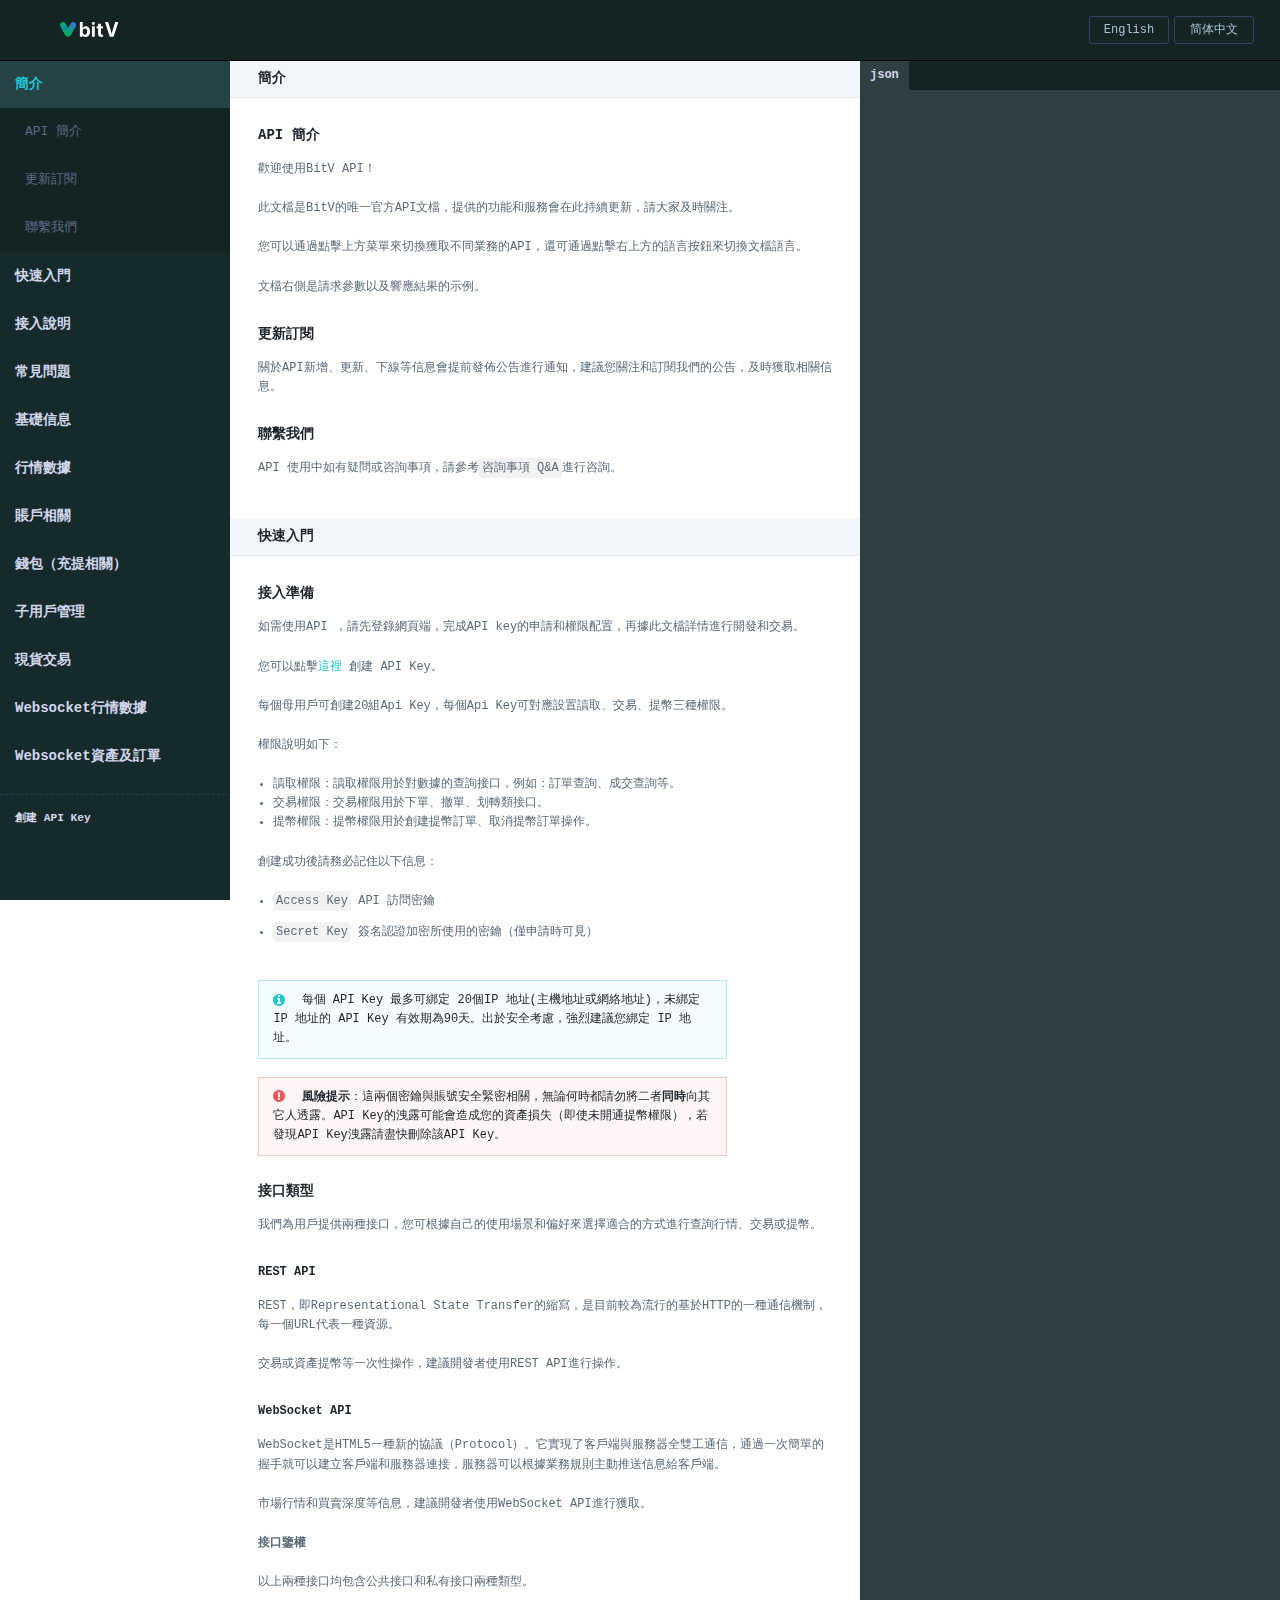
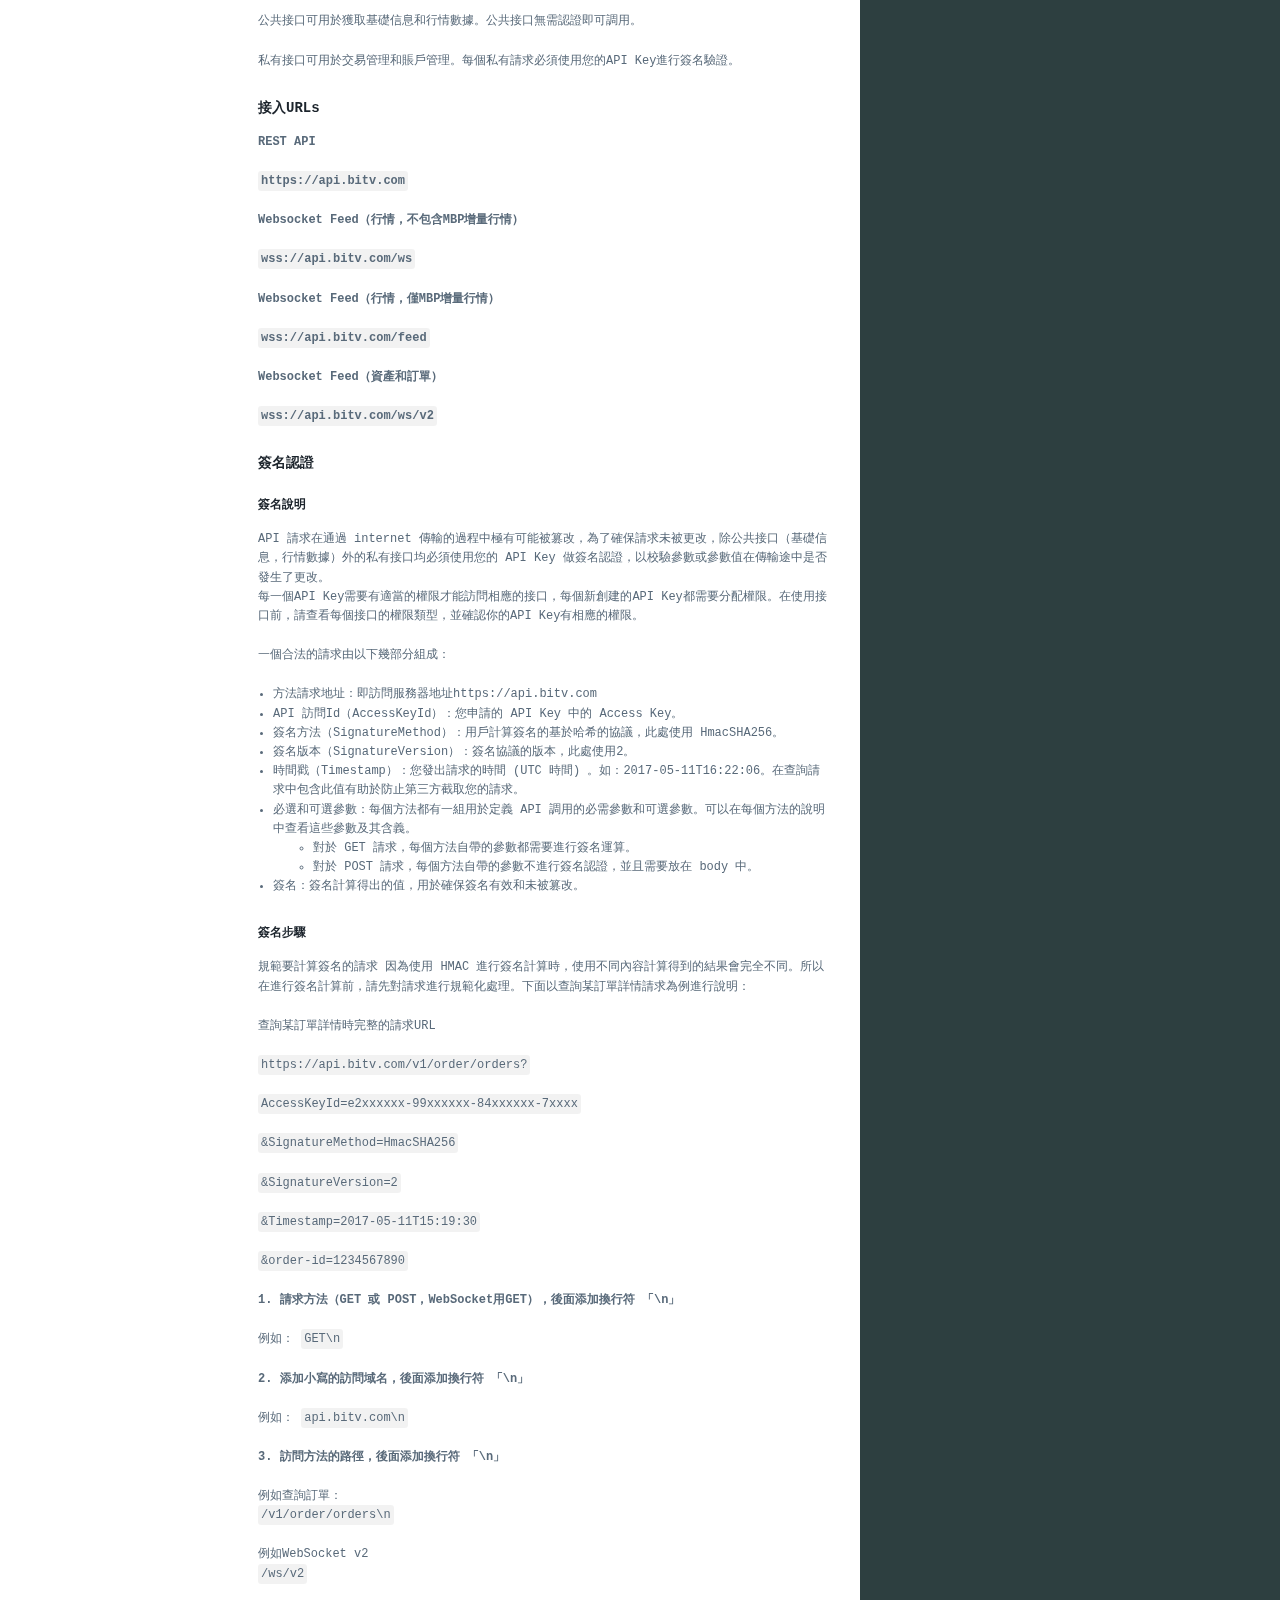
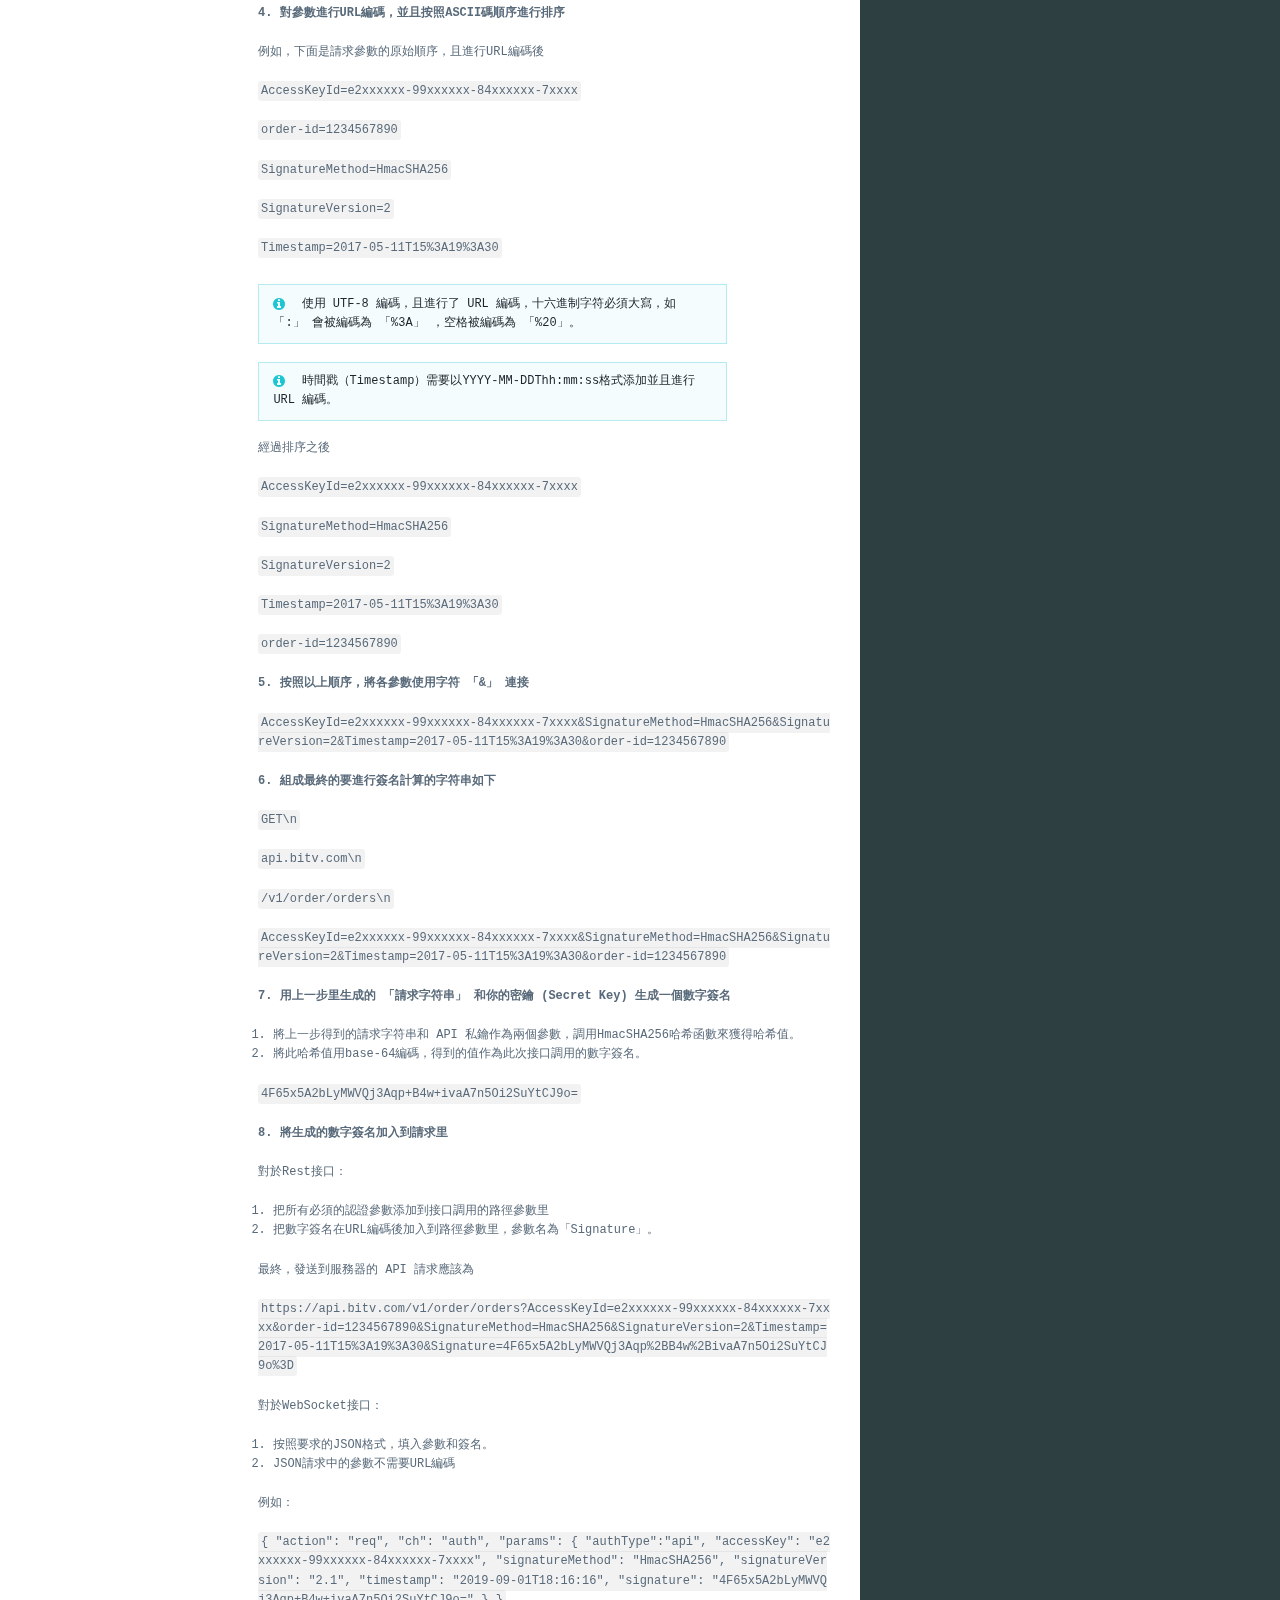
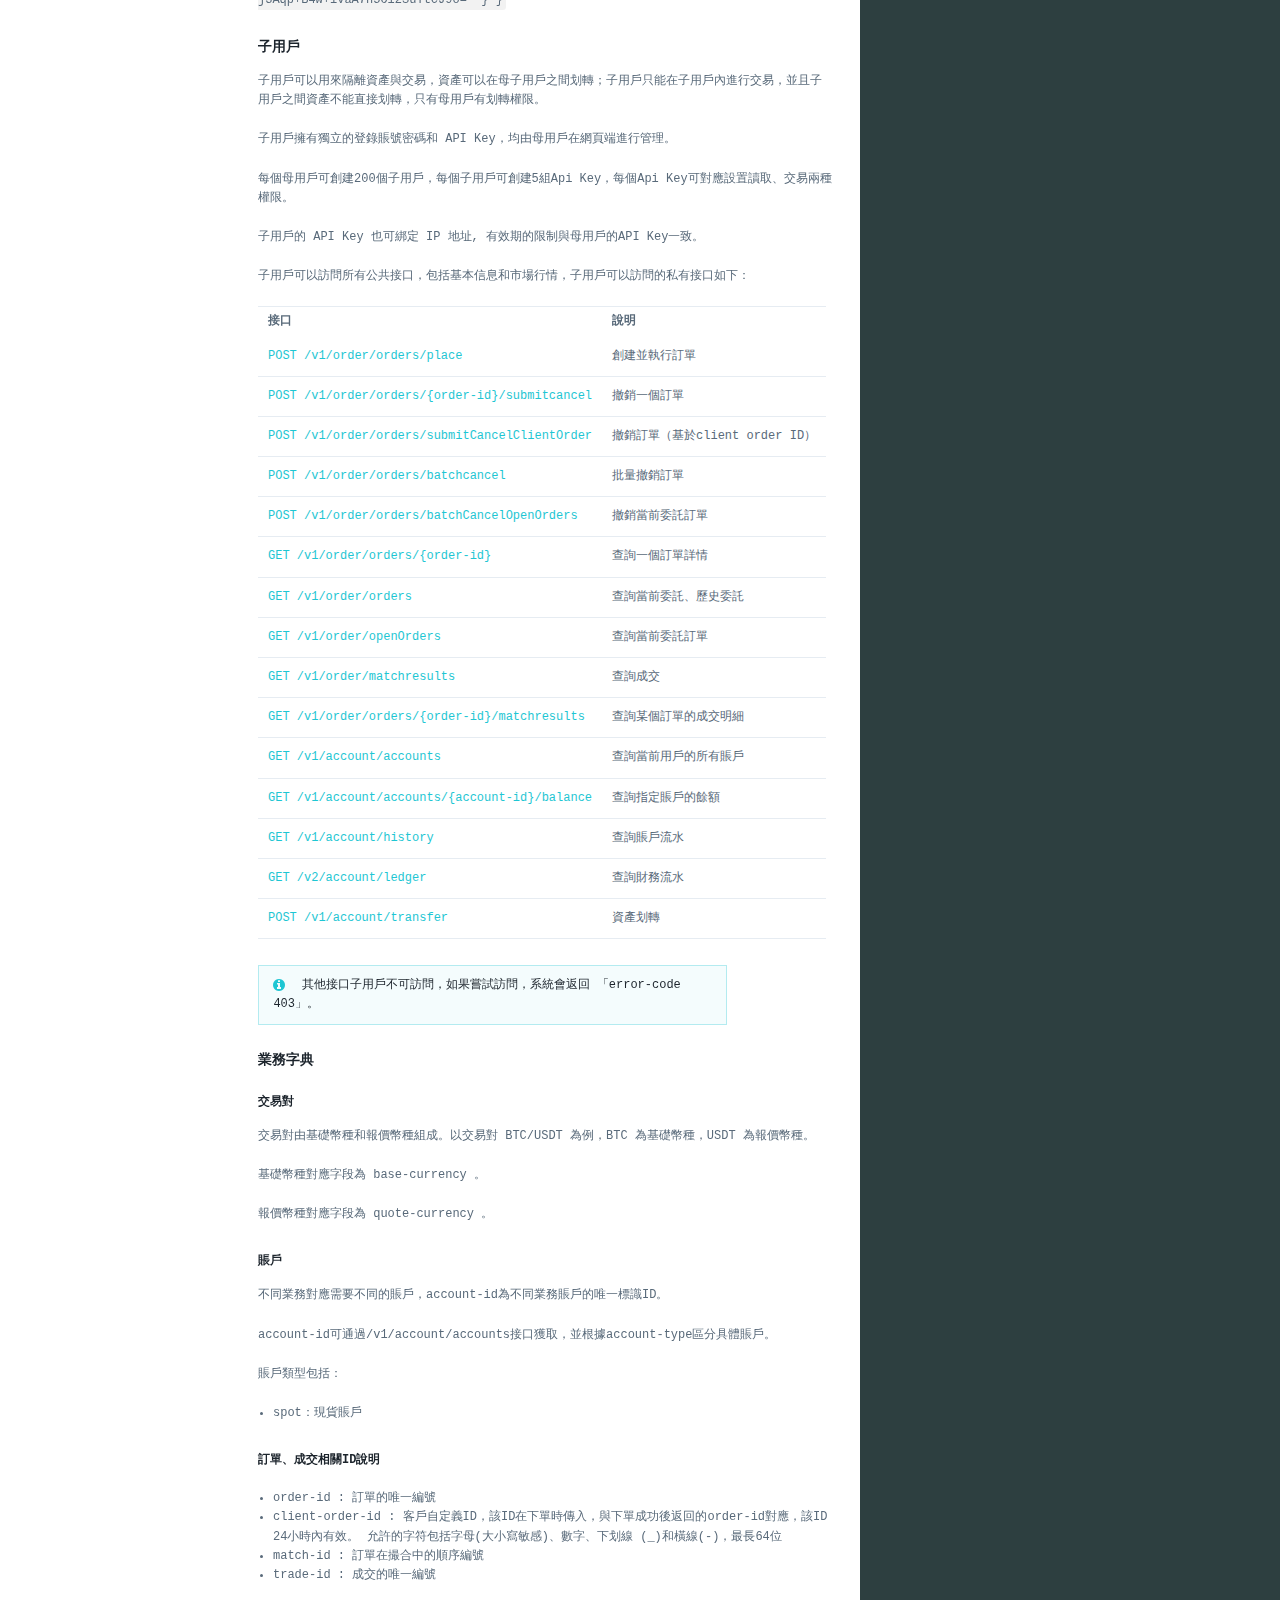
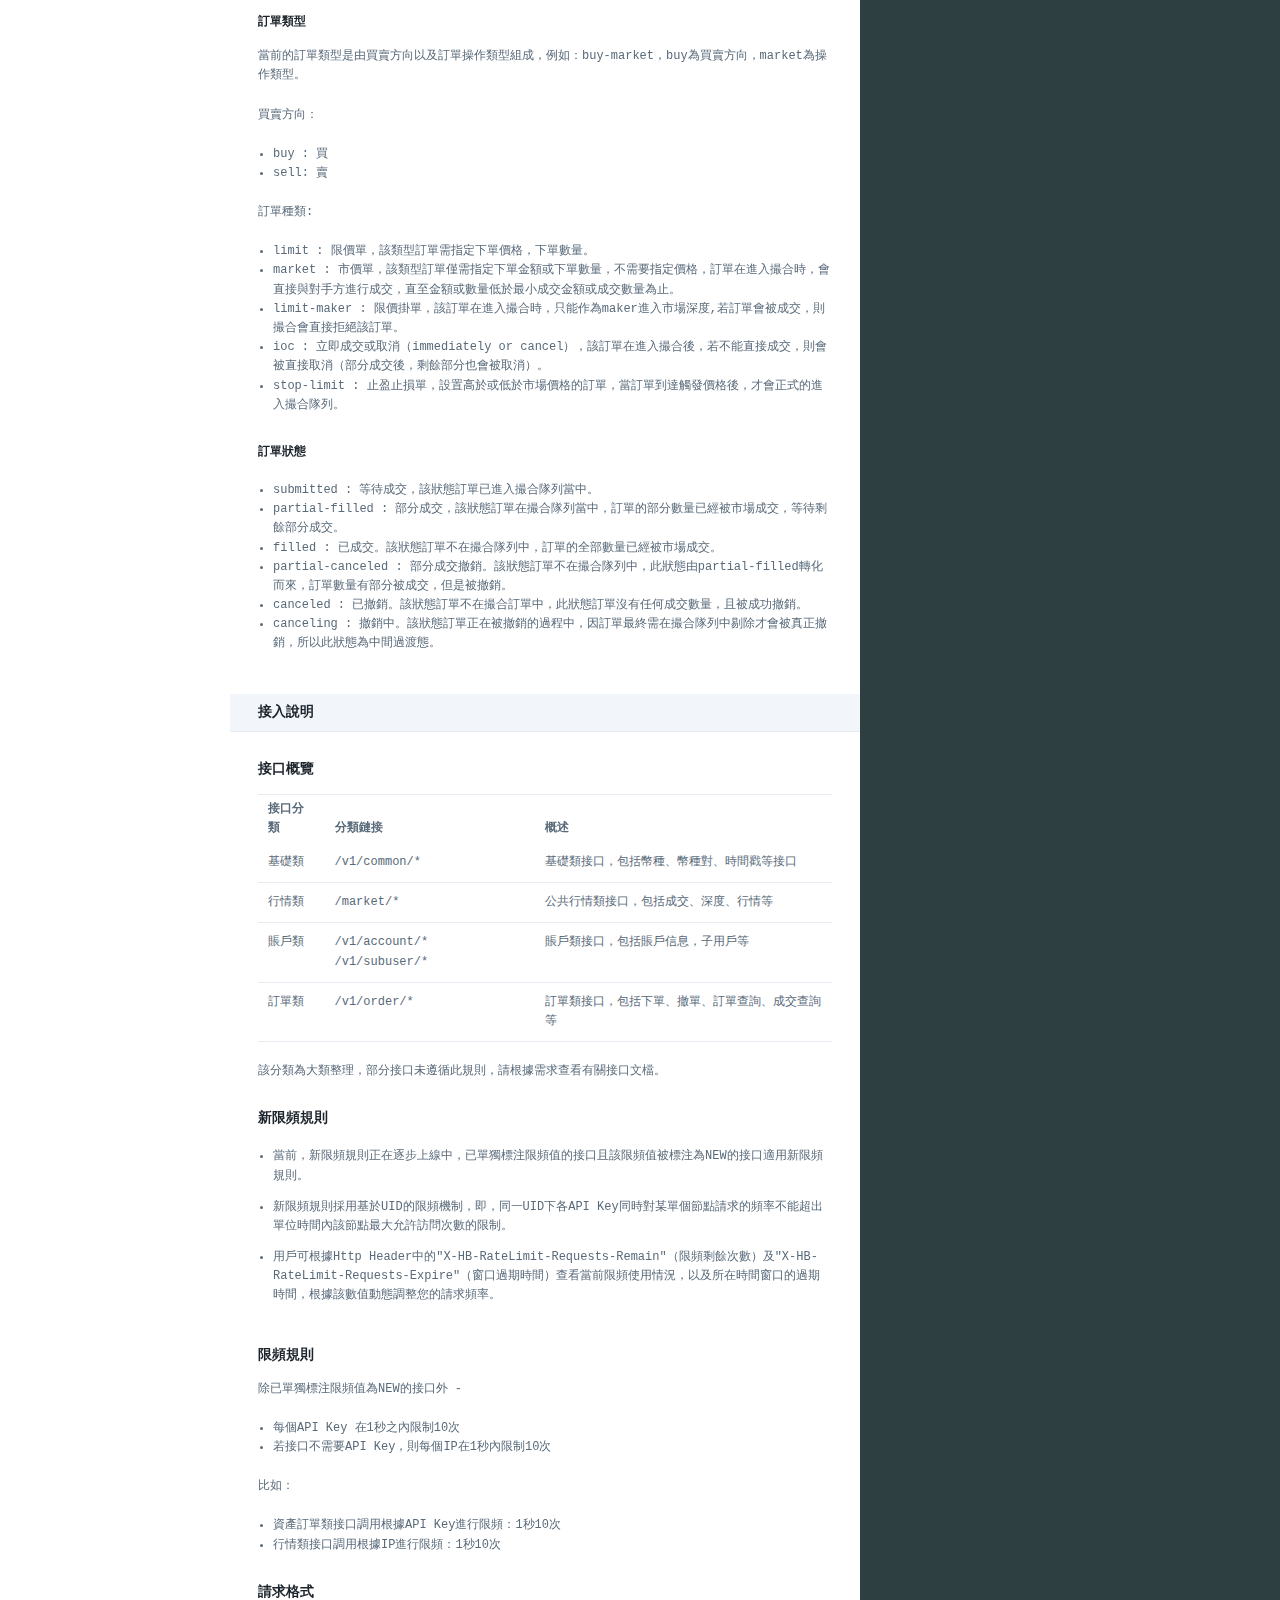
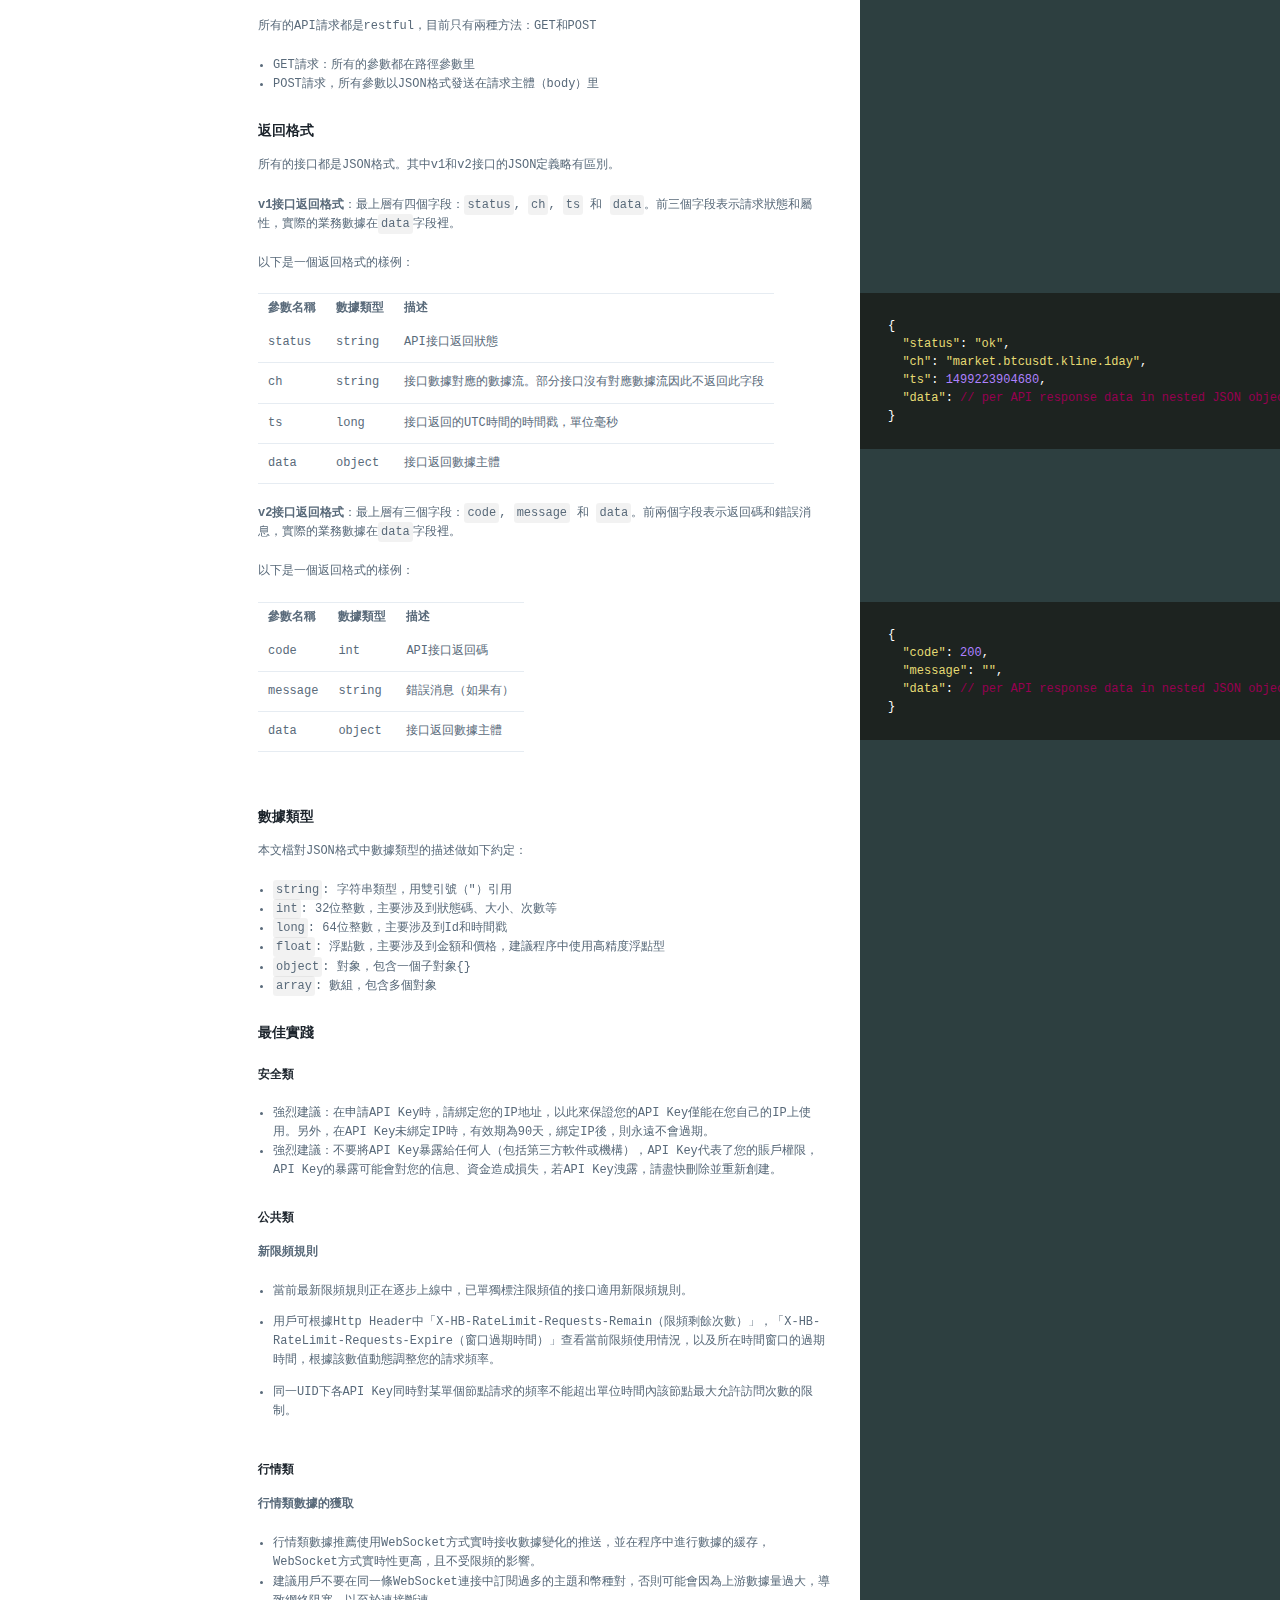
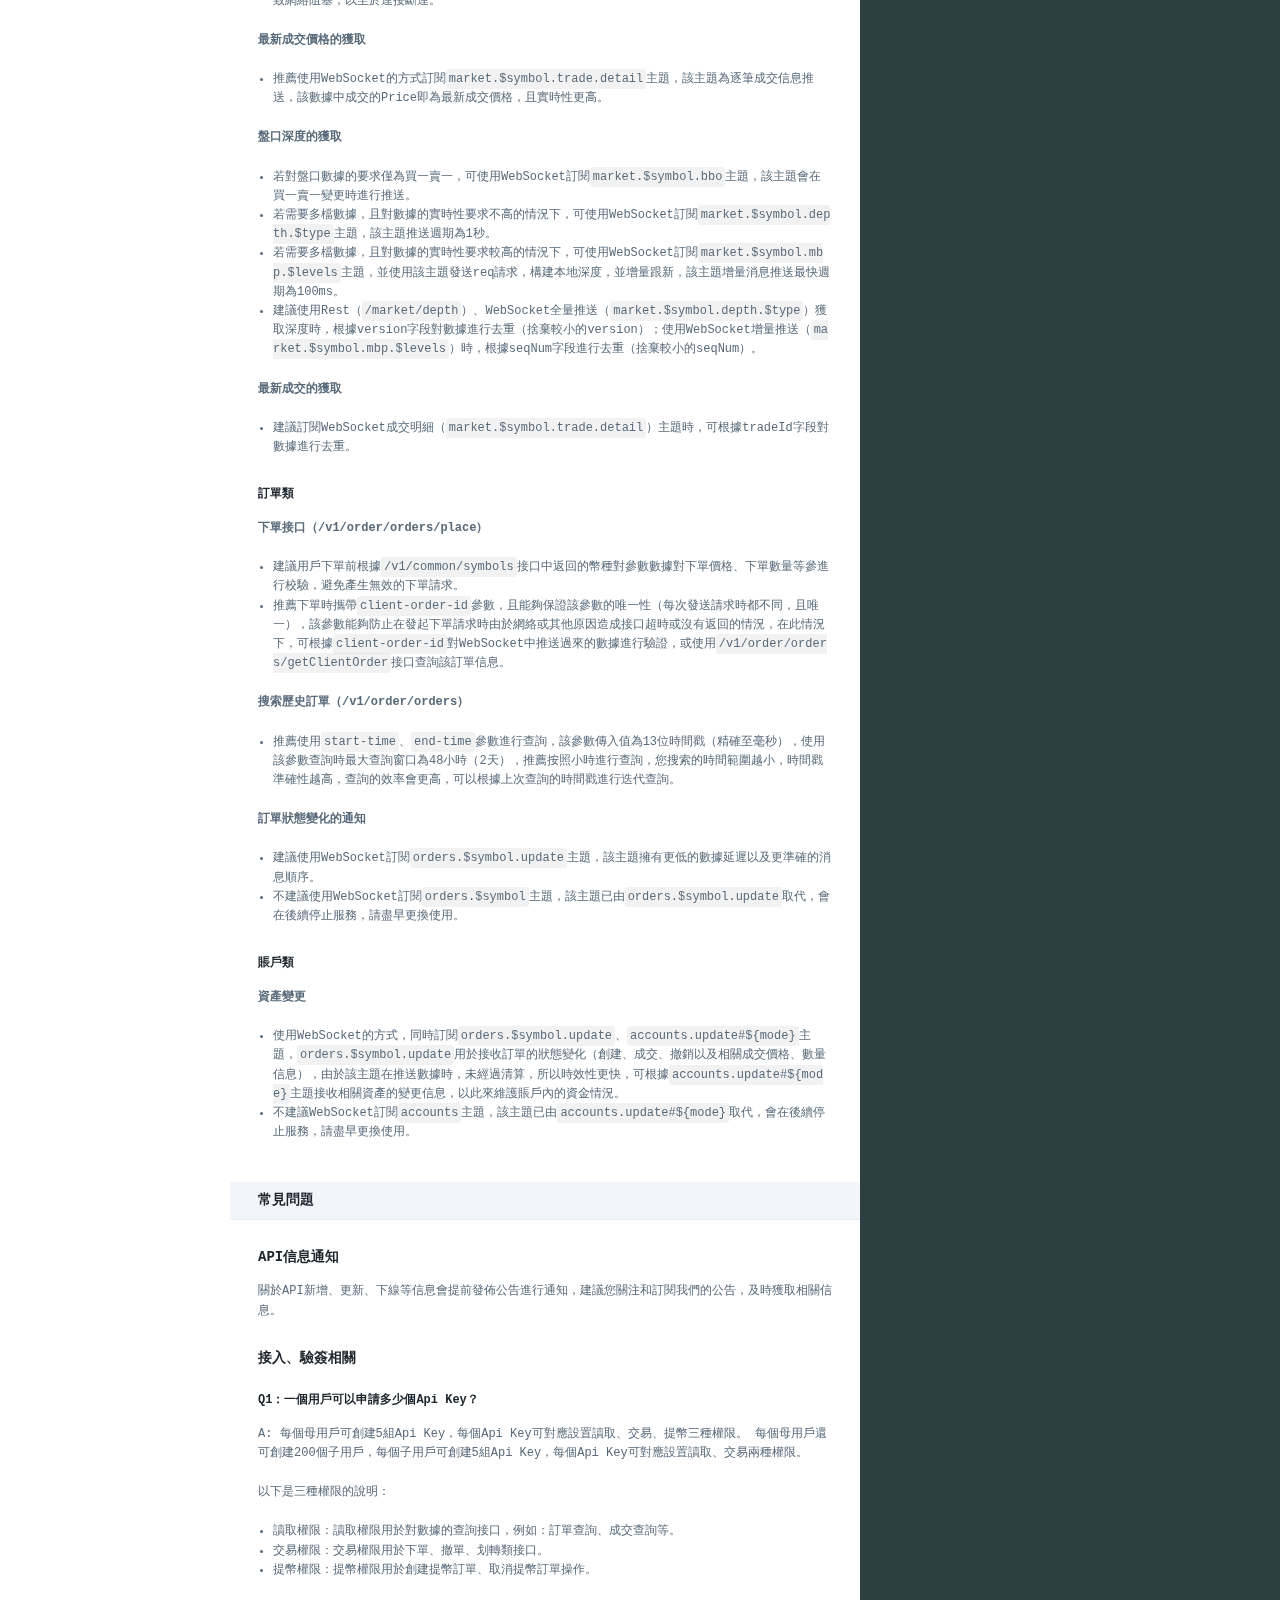
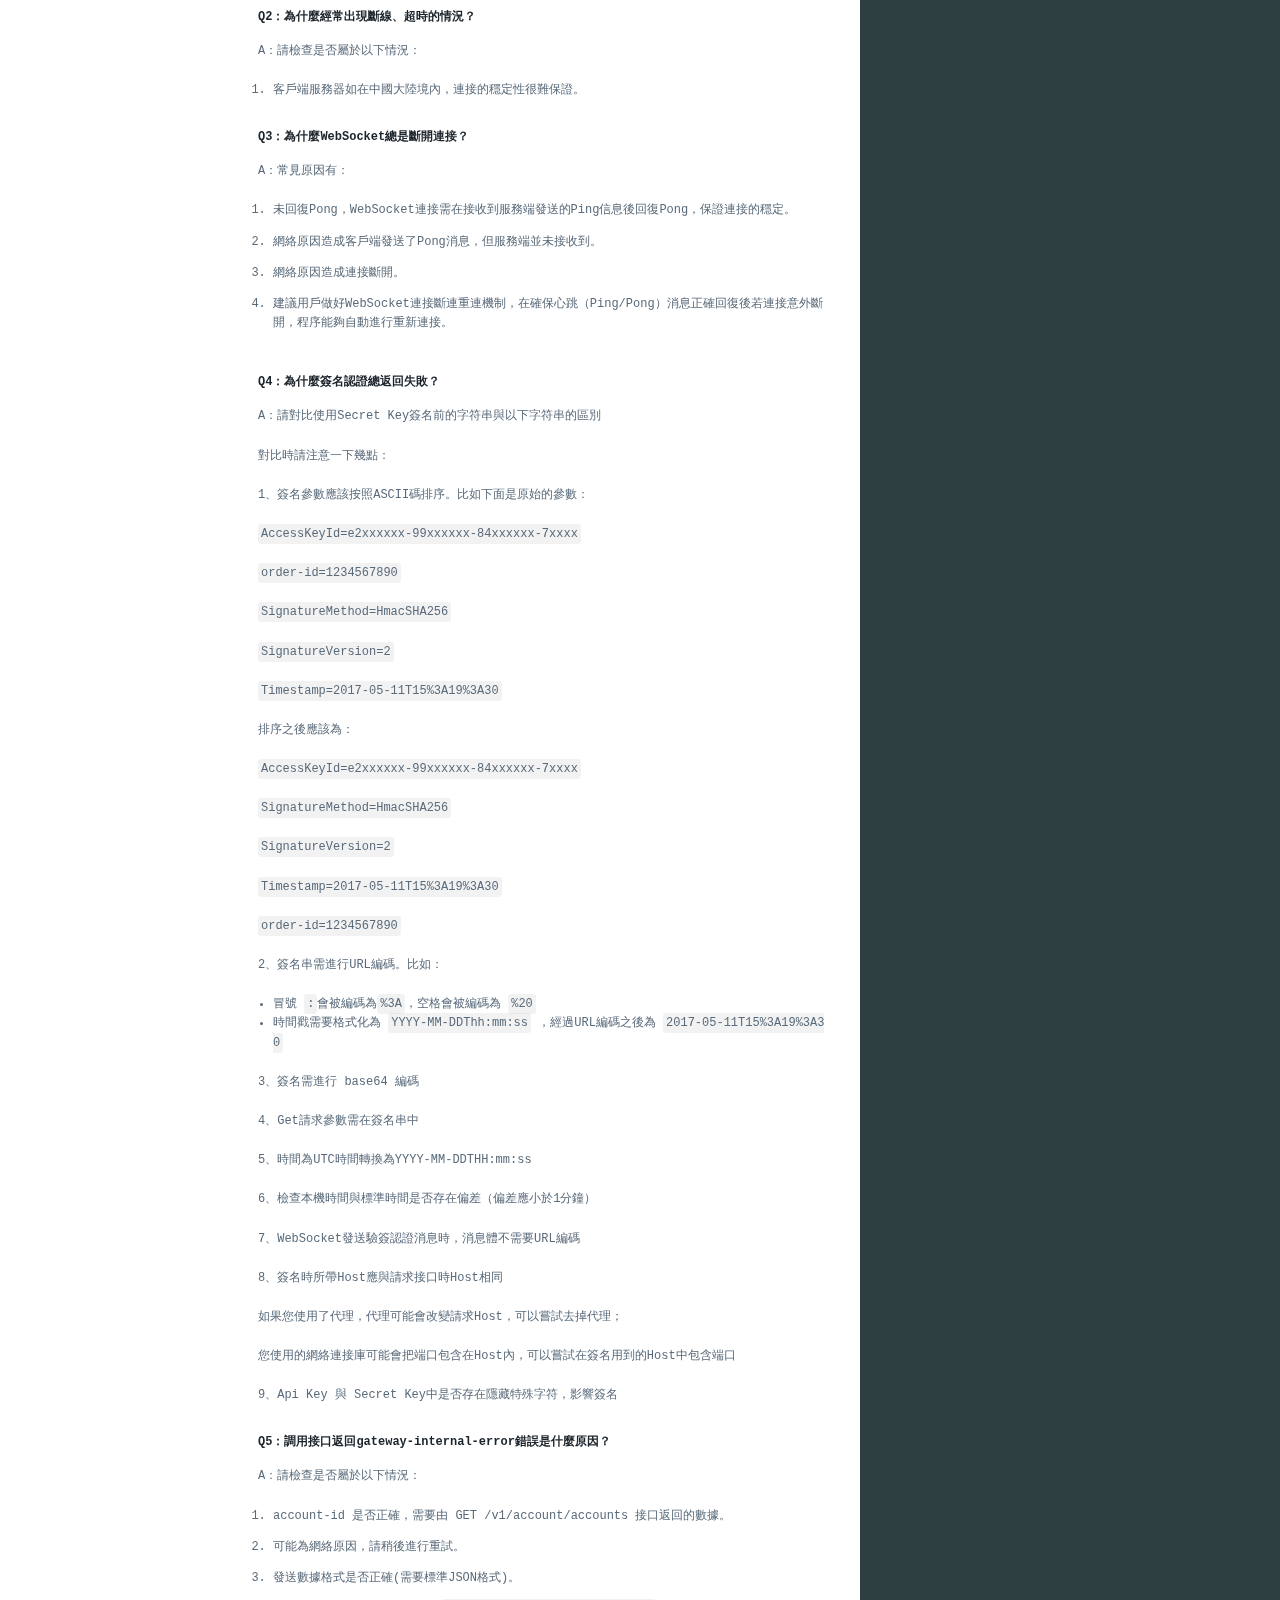
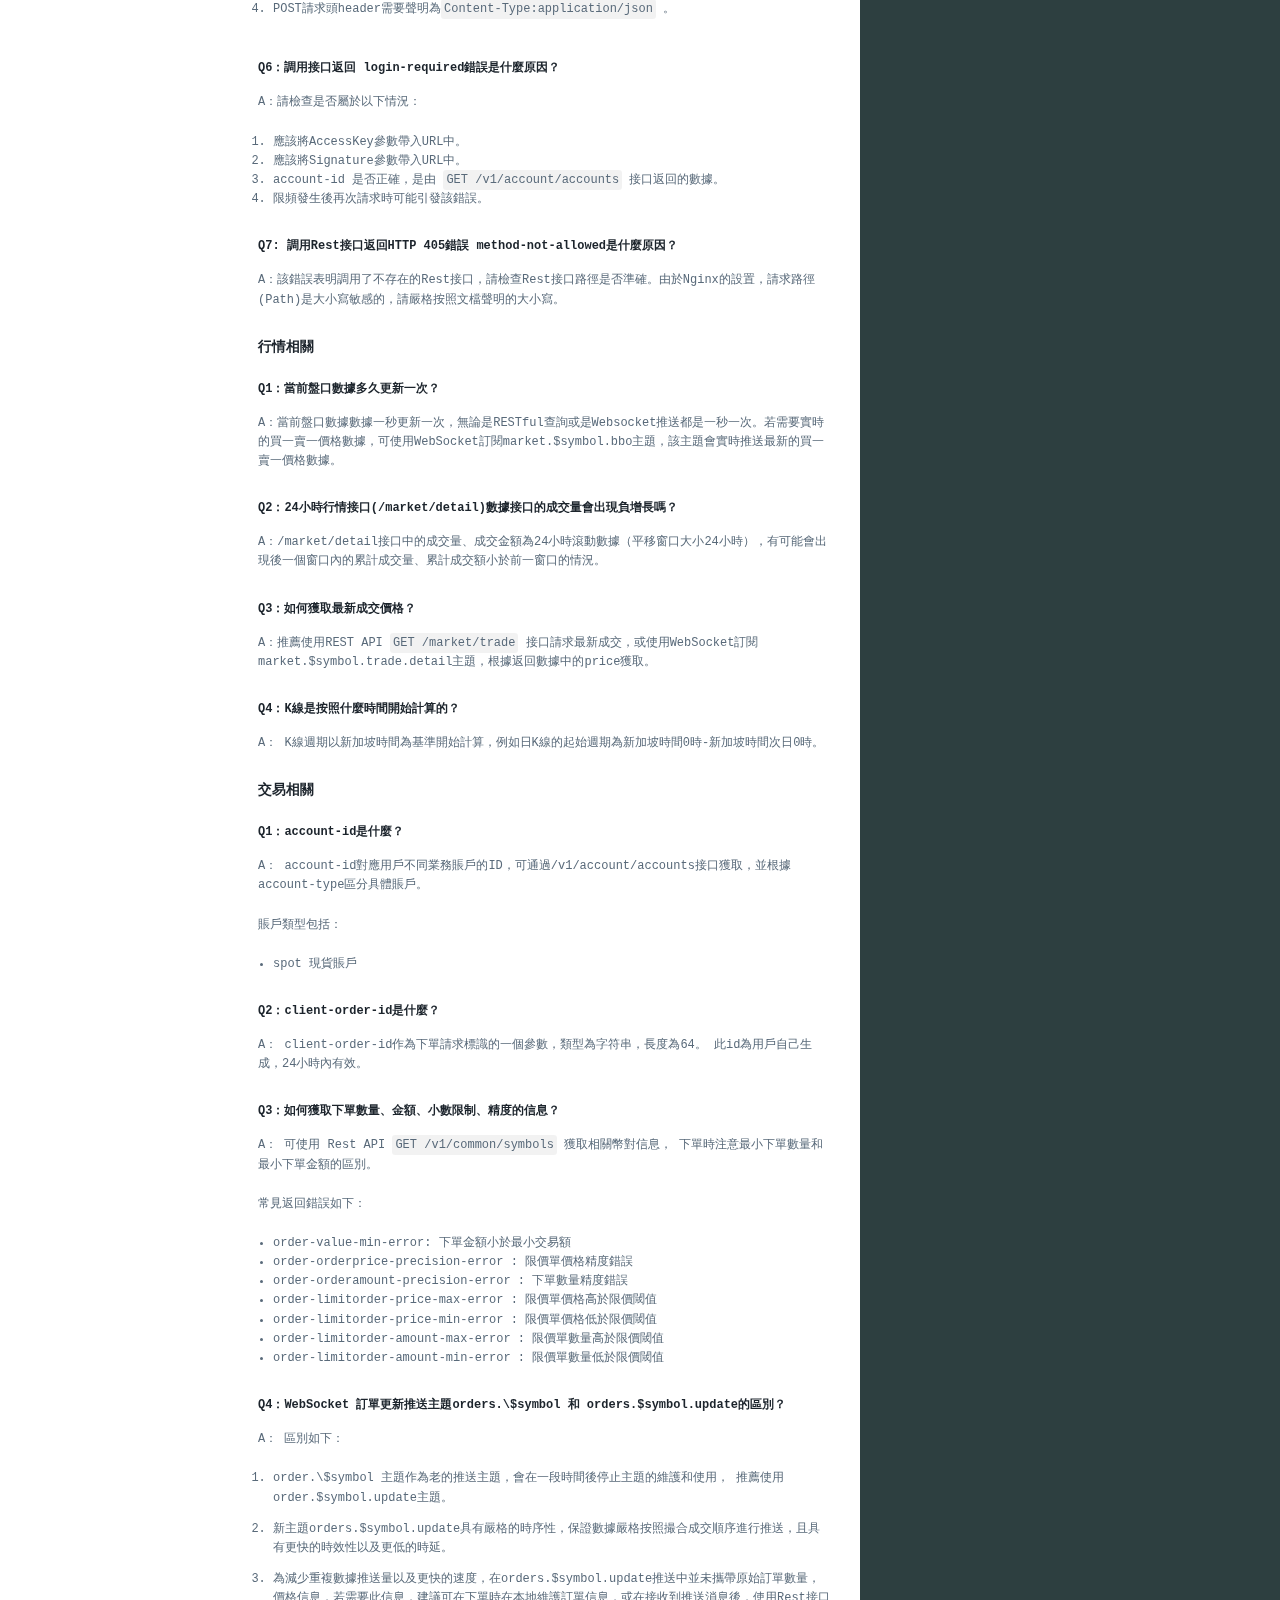
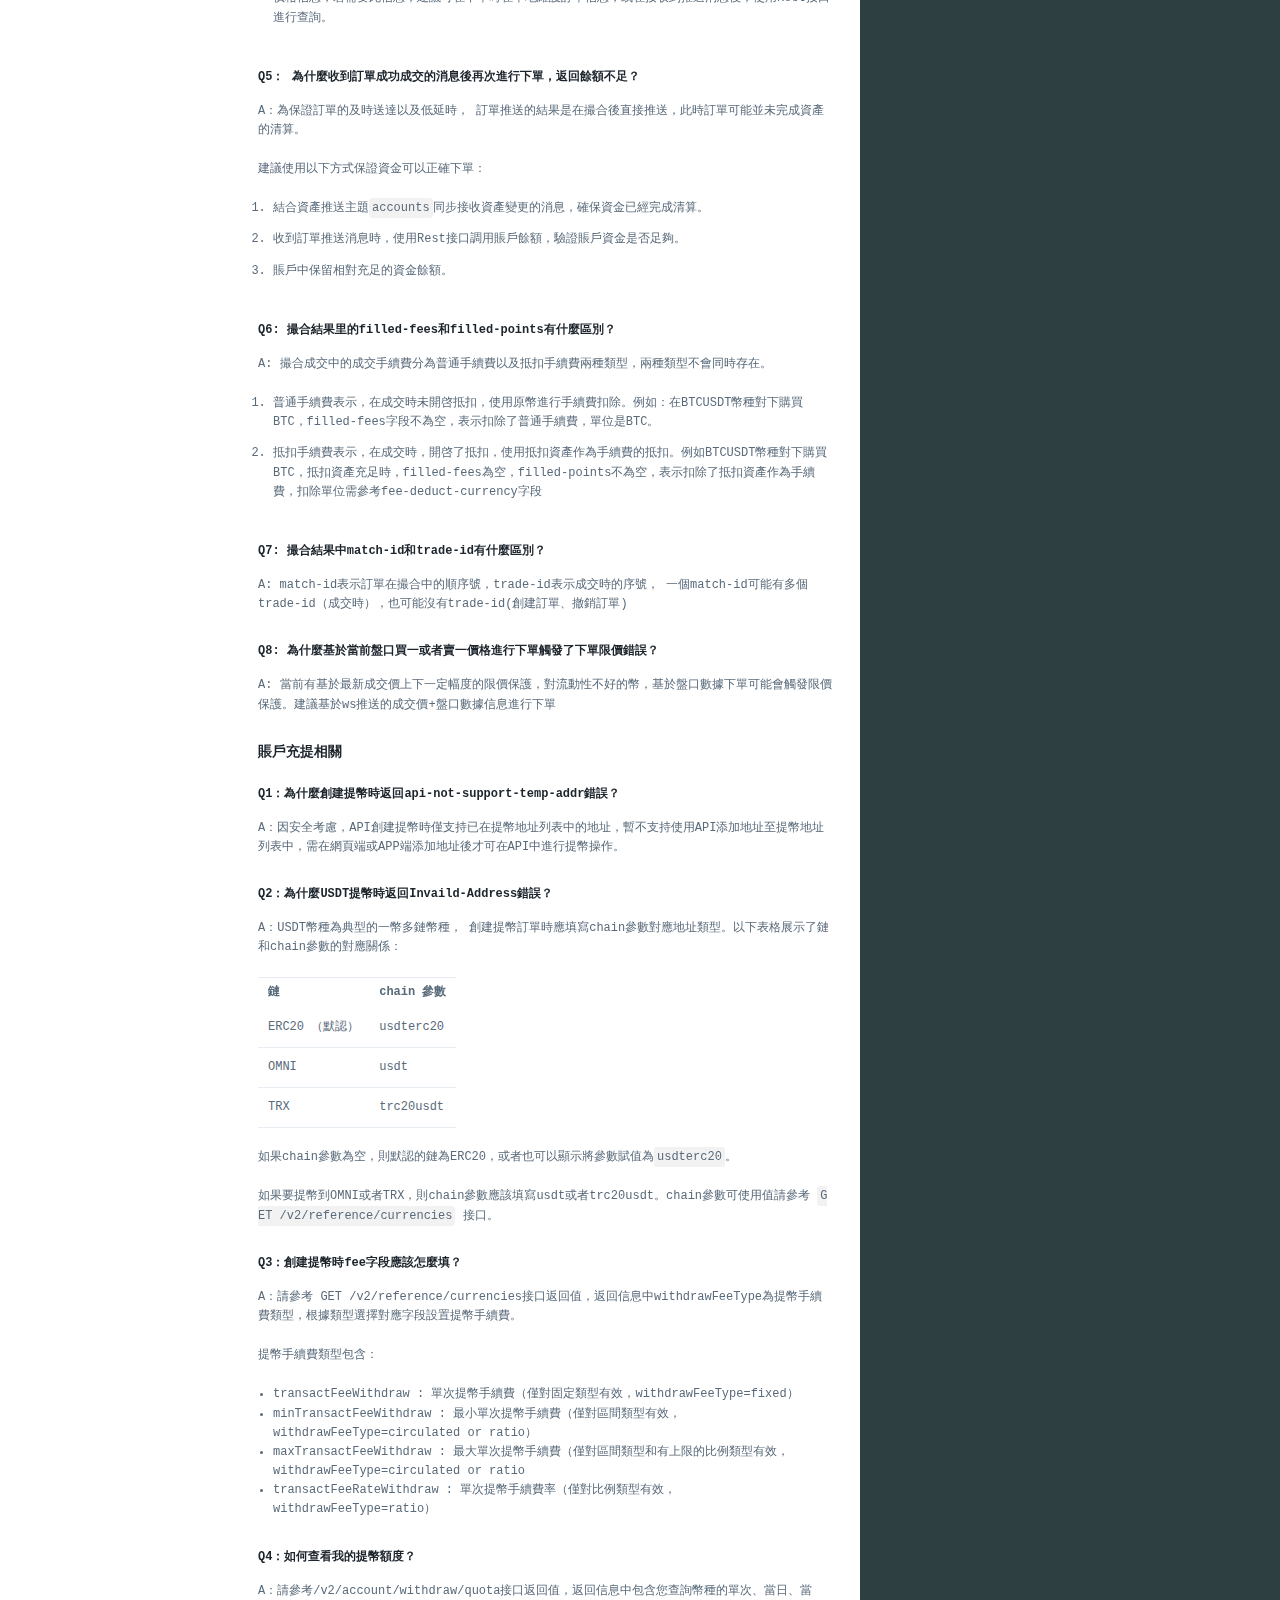
<file: spot/v1/hk/index.html>
<!doctype html>
<html>
  <head>
    <meta charset="utf-8">
    <meta content="IE=edge,chrome=1" http-equiv="X-UA-Compatible">
    <meta name="viewport" content="width=device-width, initial-scale=1, maximum-scale=1">
    <link href="images/favicon.ico" rel="icon" type="image/ico" />
    <title>BitV API 文檔</title>
    <style>
      .highlight table td { padding: 5px; }
.highlight table pre { margin: 0; }
.highlight .gh {
  color: #999999;
}
.highlight .sr {
  color: #f6aa11;
}
.highlight .go {
  color: #888888;
}
.highlight .gp {
  color: #555555;
}
.highlight .gs {
}
.highlight .gu {
  color: #aaaaaa;
}
.highlight .nb {
  color: #f6aa11;
}
.highlight .cm {
  color: #75715e;
}
.highlight .cp {
  color: #75715e;
}
.highlight .c1 {
  color: #75715e;
}
.highlight .cs {
  color: #75715e;
}
.highlight .c, .highlight .cd {
  color: #75715e;
}
.highlight .err {
  color: #960050;
}
.highlight .gr {
  color: #960050;
}
.highlight .gt {
  color: #960050;
}
.highlight .gd {
  color: #49483e;
}
.highlight .gi {
  color: #49483e;
}
.highlight .ge {
  color: #49483e;
}
.highlight .kc {
  color: #66d9ef;
}
.highlight .kd {
  color: #66d9ef;
}
.highlight .kr {
  color: #66d9ef;
}
.highlight .no {
  color: #66d9ef;
}
.highlight .kt {
  color: #66d9ef;
}
.highlight .mf {
  color: #ae81ff;
}
.highlight .mh {
  color: #ae81ff;
}
.highlight .il {
  color: #ae81ff;
}
.highlight .mi {
  color: #ae81ff;
}
.highlight .mo {
  color: #ae81ff;
}
.highlight .m, .highlight .mb, .highlight .mx {
  color: #ae81ff;
}
.highlight .sc {
  color: #ae81ff;
}
.highlight .se {
  color: #ae81ff;
}
.highlight .ss {
  color: #ae81ff;
}
.highlight .sd {
  color: #e6db74;
}
.highlight .s2 {
  color: #e6db74;
}
.highlight .sb {
  color: #e6db74;
}
.highlight .sh {
  color: #e6db74;
}
.highlight .si {
  color: #e6db74;
}
.highlight .sx {
  color: #e6db74;
}
.highlight .s1 {
  color: #e6db74;
}
.highlight .s {
  color: #e6db74;
}
.highlight .na {
  color: #a6e22e;
}
.highlight .nc {
  color: #a6e22e;
}
.highlight .nd {
  color: #a6e22e;
}
.highlight .ne {
  color: #a6e22e;
}
.highlight .nf {
  color: #a6e22e;
}
.highlight .vc {
  color: #ffffff;
}
.highlight .nn {
  color: #ffffff;
}
.highlight .nl {
  color: #ffffff;
}
.highlight .ni {
  color: #ffffff;
}
.highlight .bp {
  color: #ffffff;
}
.highlight .vg {
  color: #ffffff;
}
.highlight .vi {
  color: #ffffff;
}
.highlight .nv {
  color: #ffffff;
}
.highlight .w {
  color: #ffffff;
}
.highlight {
  color: #ffffff;
}
.highlight .n, .highlight .py, .highlight .nx {
  color: #ffffff;
}
.highlight .ow {
  color: #f92672;
}
.highlight .nt {
  color: #f92672;
}
.highlight .k, .highlight .kv {
  color: #f92672;
}
.highlight .kn {
  color: #f92672;
}
.highlight .kp {
  color: #f92672;
}
.highlight .o {
  color: #f92672;
}
    </style>
    <link href="stylesheets/screen.css" rel="stylesheet" media="screen" />
    <link href="stylesheets/print.css" rel="stylesheet" media="print" />
      <script src="javascripts/all_nosearch.js"></script>
  </head>

  <body class="index" data-languages="[&quot;json&quot;]">
    <a href="#" id="nav-button">
      <span>
        <img src="images/navbar.png" alt="Navbar" />
      </span>
    </a>
    <header>
      <div class="flex_box">
        <img src="images/logo.svg" class="logo" alt="Logo" />
      </div>
      <div style="flex-grow: 1;">
        <a href="/docs/spot/v1/en/" class="lang" id="lang_box_en" style="float: right; margin-left: 5px;">English</a>
        <a href="/docs/spot/v1/cn/" class="lang" id="lang_box_zn" style="float: right; margin-left: 5px;">简体中文</a>
        <a href="/docs/spot/v1/hk/" class="lang" id="lang_box_hk" style="float: right; margin-left: 5px;">繁体中文</a>
      </div>
    </header>
    <div class="toc-wrapper">
        <div class="lang-selector">
              <a href="#" data-language-name="json">json</a>
        </div>
      <ul id="toc" class="toc-list-h1">
          <li>
            <a href="#82fb364030" class="toc-h1 toc-link" data-title="簡介">簡介</a>
              <ul class="toc-list-h2">
                  <li>
                    <a href="#api" class="toc-h2 toc-link" data-title="API 簡介">API 簡介</a>
                  </li>
                  <li>
                    <a href="#ed3cad7ed2" class="toc-h2 toc-link" data-title="更新訂閱">更新訂閱</a>
                  </li>
                  <li>
                    <a href="#a6fda59c49" class="toc-h2 toc-link" data-title="聯繫我們">聯繫我們</a>
                  </li>
              </ul>
          </li>
          <li>
            <a href="#1bed0372b9" class="toc-h1 toc-link" data-title="快速入門">快速入門</a>
              <ul class="toc-list-h2">
                  <li>
                    <a href="#eafcd32414" class="toc-h2 toc-link" data-title="接入準備">接入準備</a>
                  </li>
                  <li>
                    <a href="#1174085f5c" class="toc-h2 toc-link" data-title="接口類型">接口類型</a>
                  </li>
                  <li>
                    <a href="#urls" class="toc-h2 toc-link" data-title="接入URLs">接入URLs</a>
                  </li>
                  <li>
                    <a href="#2d855262bd" class="toc-h2 toc-link" data-title="簽名認證">簽名認證</a>
                  </li>
                  <li>
                    <a href="#ebae9a7db4" class="toc-h2 toc-link" data-title="子用戶">子用戶</a>
                  </li>
                  <li>
                    <a href="#468eea0393" class="toc-h2 toc-link" data-title="業務字典">業務字典</a>
                  </li>
              </ul>
          </li>
          <li>
            <a href="#eab6c3ec9e" class="toc-h1 toc-link" data-title="接入說明">接入說明</a>
              <ul class="toc-list-h2">
                  <li>
                    <a href="#35d7a7b128" class="toc-h2 toc-link" data-title="接口概覽">接口概覽</a>
                  </li>
                  <li>
                    <a href="#b47700eaf3" class="toc-h2 toc-link" data-title="新限頻規則">新限頻規則</a>
                  </li>
                  <li>
                    <a href="#9d59cfe1a7" class="toc-h2 toc-link" data-title="限頻規則">限頻規則</a>
                  </li>
                  <li>
                    <a href="#8162bc85da" class="toc-h2 toc-link" data-title="請求格式">請求格式</a>
                  </li>
                  <li>
                    <a href="#dac673286f" class="toc-h2 toc-link" data-title="返回格式">返回格式</a>
                  </li>
                  <li>
                    <a href="#f0b615545e" class="toc-h2 toc-link" data-title="數據類型">數據類型</a>
                  </li>
                  <li>
                    <a href="#14c55d9a6f" class="toc-h2 toc-link" data-title="最佳實踐">最佳實踐</a>
                  </li>
              </ul>
          </li>
          <li>
            <a href="#1b3b6e16ee" class="toc-h1 toc-link" data-title="常見問題">常見問題</a>
              <ul class="toc-list-h2">
                  <li>
                    <a href="#api-2" class="toc-h2 toc-link" data-title="API信息通知">API信息通知</a>
                  </li>
                  <li>
                    <a href="#d036b3685d" class="toc-h2 toc-link" data-title="接入、驗簽相關">接入、驗簽相關</a>
                  </li>
                  <li>
                    <a href="#5a73bf8922" class="toc-h2 toc-link" data-title="行情相關">行情相關</a>
                  </li>
                  <li>
                    <a href="#64f8ec349d" class="toc-h2 toc-link" data-title="交易相關">交易相關</a>
                  </li>
                  <li>
                    <a href="#3418dc712f" class="toc-h2 toc-link" data-title="賬戶充提相關">賬戶充提相關</a>
                  </li>
              </ul>
          </li>
          <li>
            <a href="#634e7ca1aa" class="toc-h1 toc-link" data-title="基礎信息">基礎信息</a>
              <ul class="toc-list-h2">
                  <li>
                    <a href="#82fb364030-2" class="toc-h2 toc-link" data-title="簡介">簡介</a>
                  </li>
                  <li>
                    <a href="#0c975a08f8" class="toc-h2 toc-link" data-title="獲取當前市場狀態">獲取當前市場狀態</a>
                  </li>
                  <li>
                    <a href="#8323c84c06" class="toc-h2 toc-link" data-title="獲取所有交易對">獲取所有交易對</a>
                  </li>
                  <li>
                    <a href="#b019443069" class="toc-h2 toc-link" data-title="獲取所有幣種">獲取所有幣種</a>
                  </li>
                  <li>
                    <a href="#apiv2" class="toc-h2 toc-link" data-title="APIv2 幣鏈參考信息">APIv2 幣鏈參考信息</a>
                  </li>
                  <li>
                    <a href="#4e824ee8e9" class="toc-h2 toc-link" data-title="獲取當前系統時間戳">獲取當前系統時間戳</a>
                  </li>
              </ul>
          </li>
          <li>
            <a href="#ed22872c45" class="toc-h1 toc-link" data-title="行情數據">行情數據</a>
              <ul class="toc-list-h2">
                  <li>
                    <a href="#82fb364030-3" class="toc-h2 toc-link" data-title="簡介">簡介</a>
                  </li>
                  <li>
                    <a href="#k" class="toc-h2 toc-link" data-title="K 線數據（蠟燭圖）">K 線數據（蠟燭圖）</a>
                  </li>
                  <li>
                    <a href="#ticker" class="toc-h2 toc-link" data-title="聚合行情（Ticker）">聚合行情（Ticker）</a>
                  </li>
                  <li>
                    <a href="#tickers" class="toc-h2 toc-link" data-title="所有交易對的最新 Tickers">所有交易對的最新 Tickers</a>
                  </li>
                  <li>
                    <a href="#30dc36322b" class="toc-h2 toc-link" data-title="市場深度數據">市場深度數據</a>
                  </li>
                  <li>
                    <a href="#c1e310b412" class="toc-h2 toc-link" data-title="最近市場成交記錄">最近市場成交記錄</a>
                  </li>
                  <li>
                    <a href="#29402aab61" class="toc-h2 toc-link" data-title="獲得近期交易記錄">獲得近期交易記錄</a>
                  </li>
                  <li>
                    <a href="#24" class="toc-h2 toc-link" data-title="最近24小時行情數據">最近24小時行情數據</a>
                  </li>
              </ul>
          </li>
          <li>
            <a href="#c276029c72" class="toc-h1 toc-link" data-title="賬戶相關">賬戶相關</a>
              <ul class="toc-list-h2">
                  <li>
                    <a href="#82fb364030-4" class="toc-h2 toc-link" data-title="簡介">簡介</a>
                  </li>
                  <li>
                    <a href="#13afb5cc62" class="toc-h2 toc-link" data-title="賬戶信息">賬戶信息</a>
                  </li>
                  <li>
                    <a href="#87c2adcbba" class="toc-h2 toc-link" data-title="賬戶餘額">賬戶餘額</a>
                  </li>
                  <li>
                    <a href="#eec0d3118c" class="toc-h2 toc-link" data-title="獲取賬戶資產估值">獲取賬戶資產估值</a>
                  </li>
                  <li>
                    <a href="#7ac872b776" class="toc-h2 toc-link" data-title="資產划轉">資產划轉</a>
                  </li>
                  <li>
                    <a href="#8b093f0b2c" class="toc-h2 toc-link" data-title="賬戶流水">賬戶流水</a>
                  </li>
                  <li>
                    <a href="#7d7b969284" class="toc-h2 toc-link" data-title="財務流水">財務流水</a>
                  </li>
              </ul>
          </li>
          <li>
            <a href="#db162e824e" class="toc-h1 toc-link" data-title="錢包（充提相關）">錢包（充提相關）</a>
              <ul class="toc-list-h2">
                  <li>
                    <a href="#82fb364030-5" class="toc-h2 toc-link" data-title="簡介">簡介</a>
                  </li>
                  <li>
                    <a href="#c9efc405f9" class="toc-h2 toc-link" data-title="充幣地址查詢">充幣地址查詢</a>
                  </li>
                  <li>
                    <a href="#127c9cd7d8" class="toc-h2 toc-link" data-title="提幣額度查詢">提幣額度查詢</a>
                  </li>
                  <li>
                    <a href="#64cc0b6520" class="toc-h2 toc-link" data-title="提幣地址查詢">提幣地址查詢</a>
                  </li>
                  <li>
                    <a href="#dd4dec18c2" class="toc-h2 toc-link" data-title="虛擬幣提幣">虛擬幣提幣</a>
                  </li>
                  <li>
                    <a href="#b5ce1857af" class="toc-h2 toc-link" data-title="取消提幣">取消提幣</a>
                  </li>
                  <li>
                    <a href="#4ebc184fa5" class="toc-h2 toc-link" data-title="充提記錄">充提記錄</a>
                  </li>
              </ul>
          </li>
          <li>
            <a href="#1c75053ba4" class="toc-h1 toc-link" data-title="子用戶管理">子用戶管理</a>
              <ul class="toc-list-h2">
                  <li>
                    <a href="#82fb364030-6" class="toc-h2 toc-link" data-title="簡介">簡介</a>
                  </li>
                  <li>
                    <a href="#a016636dbe" class="toc-h2 toc-link" data-title="子用戶創建">子用戶創建</a>
                  </li>
                  <li>
                    <a href="#3828a6924f" class="toc-h2 toc-link" data-title="獲取子用戶列表">獲取子用戶列表</a>
                  </li>
                  <li>
                    <a href="#fa0dba827c" class="toc-h2 toc-link" data-title="凍結/解凍子用戶">凍結/解凍子用戶</a>
                  </li>
                  <li>
                    <a href="#7ab4e3eccb" class="toc-h2 toc-link" data-title="獲取特定子用戶的用戶狀態">獲取特定子用戶的用戶狀態</a>
                  </li>
                  <li>
                    <a href="#aafacbcf15" class="toc-h2 toc-link" data-title="設置子用戶交易權限">設置子用戶交易權限</a>
                  </li>
                  <li>
                    <a href="#600a02c950" class="toc-h2 toc-link" data-title="設置子用戶資產轉出權限">設置子用戶資產轉出權限</a>
                  </li>
                  <li>
                    <a href="#ee162e8dc7" class="toc-h2 toc-link" data-title="獲取特定子用戶的賬戶列表">獲取特定子用戶的賬戶列表</a>
                  </li>
                  <li>
                    <a href="#api-key" class="toc-h2 toc-link" data-title="子用戶API key創建">子用戶API key創建</a>
                  </li>
                  <li>
                    <a href="#api-key-2" class="toc-h2 toc-link" data-title="母子用戶API key信息查詢">母子用戶API key信息查詢</a>
                  </li>
                  <li>
                    <a href="#api-key-3" class="toc-h2 toc-link" data-title="修改子用戶API key">修改子用戶API key</a>
                  </li>
                  <li>
                    <a href="#api-key-4" class="toc-h2 toc-link" data-title="刪除子用戶API key">刪除子用戶API key</a>
                  </li>
                  <li>
                    <a href="#d96d8b1ddf" class="toc-h2 toc-link" data-title="資產划轉（母子用戶之間）">資產划轉（母子用戶之間）</a>
                  </li>
                  <li>
                    <a href="#7aaaeaf5e0" class="toc-h2 toc-link" data-title="子用戶充幣地址查詢">子用戶充幣地址查詢</a>
                  </li>
                  <li>
                    <a href="#1991a8ce63" class="toc-h2 toc-link" data-title="子用戶充幣記錄查詢">子用戶充幣記錄查詢</a>
                  </li>
                  <li>
                    <a href="#e79a4ea7a9" class="toc-h2 toc-link" data-title="子用戶餘額（匯總）">子用戶餘額（匯總）</a>
                  </li>
                  <li>
                    <a href="#c50ffb93dd" class="toc-h2 toc-link" data-title="子用戶餘額">子用戶餘額</a>
                  </li>
              </ul>
          </li>
          <li>
            <a href="#b4caecaf98" class="toc-h1 toc-link" data-title="現貨交易">現貨交易</a>
              <ul class="toc-list-h2">
                  <li>
                    <a href="#82fb364030-7" class="toc-h2 toc-link" data-title="簡介">簡介</a>
                  </li>
                  <li>
                    <a href="#6a338fcba8" class="toc-h2 toc-link" data-title="下單">下單</a>
                  </li>
                  <li>
                    <a href="#f89276c50d" class="toc-h2 toc-link" data-title="批量下單">批量下單</a>
                  </li>
                  <li>
                    <a href="#0941b699f3" class="toc-h2 toc-link" data-title="撤銷訂單">撤銷訂單</a>
                  </li>
                  <li>
                    <a href="#client-order-id" class="toc-h2 toc-link" data-title="撤銷訂單（基於client order ID）">撤銷訂單（基於client order ID）</a>
                  </li>
                  <li>
                    <a href="#609f745673" class="toc-h2 toc-link" data-title="查詢當前未成交訂單">查詢當前未成交訂單</a>
                  </li>
                  <li>
                    <a href="#open-orders" class="toc-h2 toc-link" data-title="批量撤銷訂單（open orders）">批量撤銷訂單（open orders）</a>
                  </li>
                  <li>
                    <a href="#314439cee3" class="toc-h2 toc-link" data-title="批量撤銷訂單">批量撤銷訂單</a>
                  </li>
                  <li>
                    <a href="#54fb8e203f" class="toc-h2 toc-link" data-title="查詢訂單詳情">查詢訂單詳情</a>
                  </li>
                  <li>
                    <a href="#client-order-id-2" class="toc-h2 toc-link" data-title="查詢訂單詳情（基於client order ID）">查詢訂單詳情（基於client order ID）</a>
                  </li>
                  <li>
                    <a href="#22e12203fe" class="toc-h2 toc-link" data-title="成交明細">成交明細</a>
                  </li>
                  <li>
                    <a href="#811bd0403c" class="toc-h2 toc-link" data-title="搜索歷史訂單">搜索歷史訂單</a>
                  </li>
                  <li>
                    <a href="#48" class="toc-h2 toc-link" data-title="搜索最近48小時內歷史訂單">搜索最近48小時內歷史訂單</a>
                  </li>
                  <li>
                    <a href="#6bcaafd5f6" class="toc-h2 toc-link" data-title="當前和歷史成交">當前和歷史成交</a>
                  </li>
                  <li>
                    <a href="#73460dada8" class="toc-h2 toc-link" data-title="獲取用戶當前手續費率">獲取用戶當前手續費率</a>
                  </li>
              </ul>
          </li>
          <li>
            <a href="#websocket" class="toc-h1 toc-link" data-title="Websocket行情數據">Websocket行情數據</a>
              <ul class="toc-list-h2">
                  <li>
                    <a href="#82fb364030-8" class="toc-h2 toc-link" data-title="簡介">簡介</a>
                  </li>
                  <li>
                    <a href="#k-2" class="toc-h2 toc-link" data-title="K線數據">K線數據</a>
                  </li>
                  <li>
                    <a href="#6c6052d72a" class="toc-h2 toc-link" data-title="市場深度行情數據">市場深度行情數據</a>
                  </li>
                  <li>
                    <a href="#mbp" class="toc-h2 toc-link" data-title="市場深度MBP行情數據（增量推送）">市場深度MBP行情數據（增量推送）</a>
                  </li>
                  <li>
                    <a href="#mbp-2" class="toc-h2 toc-link" data-title="市場深度MBP行情數據（全量推送）">市場深度MBP行情數據（全量推送）</a>
                  </li>
                  <li>
                    <a href="#511ddf436c" class="toc-h2 toc-link" data-title="買一賣一逐筆行情">買一賣一逐筆行情</a>
                  </li>
                  <li>
                    <a href="#22e12203fe-2" class="toc-h2 toc-link" data-title="成交明細">成交明細</a>
                  </li>
                  <li>
                    <a href="#a0131692c2" class="toc-h2 toc-link" data-title="市場概要">市場概要</a>
                  </li>
              </ul>
          </li>
          <li>
            <a href="#websocket-2" class="toc-h1 toc-link" data-title="Websocket資產及訂單">Websocket資產及訂單</a>
              <ul class="toc-list-h2">
                  <li>
                    <a href="#82fb364030-9" class="toc-h2 toc-link" data-title="簡介">簡介</a>
                  </li>
                  <li>
                    <a href="#e15ee6f8d9" class="toc-h2 toc-link" data-title="訂閱訂單更新">訂閱訂單更新</a>
                  </li>
                  <li>
                    <a href="#6685ea7c65" class="toc-h2 toc-link" data-title="訂閱清算後成交及撤單更新">訂閱清算後成交及撤單更新</a>
                  </li>
                  <li>
                    <a href="#b32e1e2f89" class="toc-h2 toc-link" data-title="訂閱賬戶變更">訂閱賬戶變更</a>
                  </li>
              </ul>
          </li>
      </ul>
        <ul class="toc-footer">
            <li><a href='https://www.bitv.com/api/'>創建 API Key </a></li>
        </ul>
    </div>
    <div class="page-wrapper">
      <div class="dark-box"></div>
      <div class="content">
        <h1 id='82fb364030'>簡介</h1><h2 id='api'>API 簡介</h2>
<p>歡迎使用BitV API！  </p>

<p>此文檔是BitV的唯一官方API文檔，提供的功能和服務會在此持續更新，請大家及時關注。  </p>

<p>您可以通過點擊上方菜單來切換獲取不同業務的API，還可通過點擊右上方的語言按鈕來切換文檔語言。  </p>

<p>文檔右側是請求參數以及響應結果的示例。</p>
<h2 id='ed3cad7ed2'>更新訂閱</h2>
<p>關於API新增、更新、下線等信息會提前發佈公告進行通知，建議您關注和訂閱我們的公告，及時獲取相關信息。  </p>
<h2 id='a6fda59c49'>聯繫我們</h2>
<p>API 使用中如有疑問或咨詢事項，請參考<code>咨詢事項 Q&amp;A</code>進行咨詢。</p>
<h1 id='1bed0372b9'>快速入門</h1><h2 id='eafcd32414'>接入準備</h2>
<p>如需使用API ，請先登錄網頁端，完成API key的申請和權限配置，再據此文檔詳情進行開發和交易。  </p>

<p>您可以點擊<a href='https://www.bitv.com/api/'>這裡 </a> 創建 API Key。</p>

<p>每個母用戶可創建20組Api Key，每個Api Key可對應設置讀取、交易、提幣三種權限。  </p>

<p>權限說明如下：</p>

<ul>
<li>讀取權限：讀取權限用於對數據的查詢接口，例如：訂單查詢、成交查詢等。</li>
<li>交易權限：交易權限用於下單、撤單、划轉類接口。</li>
<li>提幣權限：提幣權限用於創建提幣訂單、取消提幣訂單操作。</li>
</ul>

<p>創建成功後請務必記住以下信息：</p>

<ul>
<li><p><code>Access Key</code>  API 訪問密鑰</p></li>
<li><p><code>Secret Key</code>  簽名認證加密所使用的密鑰（僅申請時可見）</p></li>
</ul>

<aside class="notice">
每個 API Key 最多可綁定 20個IP 地址(主機地址或網絡地址)，未綁定 IP 地址的 API Key 有效期為90天。出於安全考慮，強烈建議您綁定 IP 地址。
</aside>

<aside class="warning">
<red><b>風險提示</b></red>：這兩個密鑰與賬號安全緊密相關，無論何時都請勿將二者<b>同時</b>向其它人透露。API Key的洩露可能會造成您的資產損失（即使未開通提幣權限），若發現API Key洩露請盡快刪除該API Key。
</aside> 
<h2 id='1174085f5c'>接口類型</h2>
<p>我們為用戶提供兩種接口，您可根據自己的使用場景和偏好來選擇適合的方式進行查詢行情、交易或提幣。  </p>
<h3 id='rest-api'>REST API</h3>
<p>REST，即Representational State Transfer的縮寫，是目前較為流行的基於HTTP的一種通信機制，每一個URL代表一種資源。</p>

<p>交易或資產提幣等一次性操作，建議開發者使用REST API進行操作。</p>
<h3 id='websocket-api'>WebSocket API</h3>
<p>WebSocket是HTML5一種新的協議（Protocol）。它實現了客戶端與服務器全雙工通信，通過一次簡單的握手就可以建立客戶端和服務器連接，服務器可以根據業務規則主動推送信息給客戶端。</p>

<p>市場行情和買賣深度等信息，建議開發者使用WebSocket API進行獲取。</p>

<p><strong>接口鑒權</strong></p>

<p>以上兩種接口均包含公共接口和私有接口兩種類型。</p>

<p>公共接口可用於獲取基礎信息和行情數據。公共接口無需認證即可調用。</p>

<p>私有接口可用於交易管理和賬戶管理。每個私有請求必須使用您的API Key進行簽名驗證。</p>
<h2 id='urls'>接入URLs</h2>
<p><strong>REST API</strong></p>

<p><strong><code>https://api.bitv.com</code></strong>  </p>

<p><strong>Websocket Feed（行情，不包含MBP增量行情）</strong></p>

<p><strong><code>wss://api.bitv.com/ws</code></strong>  </p>

<p><strong>Websocket Feed（行情，僅MBP增量行情）</strong></p>

<p><strong><code>wss://api.bitv.com/feed</code></strong>  </p>

<p><strong>Websocket Feed（資產和訂單）</strong></p>

<p><strong><code>wss://api.bitv.com/ws/v2</code></strong>  </p>
<h2 id='2d855262bd'>簽名認證</h2><h3 id='1e987d3751'>簽名說明</h3>
<p>API 請求在通過 internet 傳輸的過程中極有可能被篡改，為了確保請求未被更改，除公共接口（基礎信息，行情數據）外的私有接口均必須使用您的 API Key 做簽名認證，以校驗參數或參數值在傳輸途中是否發生了更改。<br>
每一個API Key需要有適當的權限才能訪問相應的接口，每個新創建的API Key都需要分配權限。在使用接口前，請查看每個接口的權限類型，並確認你的API Key有相應的權限。</p>

<p>一個合法的請求由以下幾部分組成：</p>

<ul>
<li>方法請求地址：即訪問服務器地址https://api.bitv.com</li>
<li>API 訪問Id（AccessKeyId）：您申請的 API Key 中的 Access Key。</li>
<li>簽名方法（SignatureMethod）：用戶計算簽名的基於哈希的協議，此處使用 HmacSHA256。</li>
<li>簽名版本（SignatureVersion）：簽名協議的版本，此處使用2。</li>
<li>時間戳（Timestamp）：您發出請求的時間 (UTC 時間)  。如：2017-05-11T16:22:06。在查詢請求中包含此值有助於防止第三方截取您的請求。</li>
<li>必選和可選參數：每個方法都有一組用於定義 API 調用的必需參數和可選參數。可以在每個方法的說明中查看這些參數及其含義。 

<ul>
<li>對於 GET 請求，每個方法自帶的參數都需要進行簽名運算。</li>
<li>對於 POST 請求，每個方法自帶的參數不進行簽名認證，並且需要放在 body 中。</li>
</ul></li>
<li>簽名：簽名計算得出的值，用於確保簽名有效和未被篡改。</li>
</ul>
<h3 id='34001f18d6'>簽名步驟</h3>
<p>規範要計算簽名的請求 因為使用 HMAC 進行簽名計算時，使用不同內容計算得到的結果會完全不同。所以在進行簽名計算前，請先對請求進行規範化處理。下面以查詢某訂單詳情請求為例進行說明：</p>

<p>查詢某訂單詳情時完整的請求URL</p>

<p><code>https://api.bitv.com/v1/order/orders?</code></p>

<p><code>AccessKeyId=e2xxxxxx-99xxxxxx-84xxxxxx-7xxxx</code></p>

<p><code>&amp;SignatureMethod=HmacSHA256</code></p>

<p><code>&amp;SignatureVersion=2</code></p>

<p><code>&amp;Timestamp=2017-05-11T15:19:30</code></p>

<p><code>&amp;order-id=1234567890</code></p>

<p><strong>1. 請求方法（GET 或 POST，WebSocket用GET），後面添加換行符 「\n」</strong></p>

<p>例如：
<code>GET\n</code></p>

<p><strong>2. 添加小寫的訪問域名，後面添加換行符 「\n」</strong></p>

<p>例如：
<code>api.bitv.com\n</code></p>

<p><strong>3. 訪問方法的路徑，後面添加換行符 「\n」</strong></p>

<p>例如查詢訂單：<BR>
<code>
/v1/order/orders\n
</code></p>

<p>例如WebSocket v2<BR>
<code>
/ws/v2
</code></p>

<p><strong>4. 對參數進行URL編碼，並且按照ASCII碼順序進行排序</strong></p>

<p>例如，下面是請求參數的原始順序，且進行URL編碼後</p>

<p><code>AccessKeyId=e2xxxxxx-99xxxxxx-84xxxxxx-7xxxx</code></p>

<p><code>order-id=1234567890</code></p>

<p><code>SignatureMethod=HmacSHA256</code></p>

<p><code>SignatureVersion=2</code></p>

<p><code>Timestamp=2017-05-11T15%3A19%3A30</code></p>

<aside class="notice">
使用 UTF-8 編碼，且進行了 URL 編碼，十六進制字符必須大寫，如 「:」 會被編碼為 「%3A」 ，空格被編碼為 「%20」。
</aside>

<aside class="notice">
時間戳（Timestamp）需要以YYYY-MM-DDThh:mm:ss格式添加並且進行 URL 編碼。
</aside>

<p>經過排序之後</p>

<p><code>AccessKeyId=e2xxxxxx-99xxxxxx-84xxxxxx-7xxxx</code></p>

<p><code>SignatureMethod=HmacSHA256</code></p>

<p><code>SignatureVersion=2</code></p>

<p><code>Timestamp=2017-05-11T15%3A19%3A30</code></p>

<p><code>order-id=1234567890</code></p>

<p><strong>5. 按照以上順序，將各參數使用字符 「&amp;」 連接</strong></p>

<p><code>AccessKeyId=e2xxxxxx-99xxxxxx-84xxxxxx-7xxxx&amp;SignatureMethod=HmacSHA256&amp;SignatureVersion=2&amp;Timestamp=2017-05-11T15%3A19%3A30&amp;order-id=1234567890</code></p>

<p><strong>6. 組成最終的要進行簽名計算的字符串如下</strong></p>

<p><code>GET\n</code></p>

<p><code>api.bitv.com\n</code></p>

<p><code>/v1/order/orders\n</code></p>

<p><code>AccessKeyId=e2xxxxxx-99xxxxxx-84xxxxxx-7xxxx&amp;SignatureMethod=HmacSHA256&amp;SignatureVersion=2&amp;Timestamp=2017-05-11T15%3A19%3A30&amp;order-id=1234567890</code></p>

<p><strong>7. 用上一步里生成的 「請求字符串」 和你的密鑰 (Secret Key) 生成一個數字簽名</strong></p>

<ol>
<li>將上一步得到的請求字符串和 API 私鑰作為兩個參數，調用HmacSHA256哈希函數來獲得哈希值。</li>
<li>將此哈希值用base-64編碼，得到的值作為此次接口調用的數字簽名。</li>
</ol>

<p><code>4F65x5A2bLyMWVQj3Aqp+B4w+ivaA7n5Oi2SuYtCJ9o=</code></p>

<p><strong>8. 將生成的數字簽名加入到請求里</strong></p>

<p>對於Rest接口：</p>

<ol>
<li>把所有必須的認證參數添加到接口調用的路徑參數里</li>
<li>把數字簽名在URL編碼後加入到路徑參數里，參數名為「Signature」。</li>
</ol>

<p>最終，發送到服務器的 API 請求應該為</p>

<p><code>https://api.bitv.com/v1/order/orders?AccessKeyId=e2xxxxxx-99xxxxxx-84xxxxxx-7xxxx&amp;order-id=1234567890&amp;SignatureMethod=HmacSHA256&amp;SignatureVersion=2&amp;Timestamp=2017-05-11T15%3A19%3A30&amp;Signature=4F65x5A2bLyMWVQj3Aqp%2BB4w%2BivaA7n5Oi2SuYtCJ9o%3D</code></p>

<p>對於WebSocket接口：</p>

<ol>
<li>按照要求的JSON格式，填入參數和簽名。</li>
<li>JSON請求中的參數不需要URL編碼</li>
</ol>

<p>例如：</p>

<p><code>
{
    &quot;action&quot;: &quot;req&quot;, 
    &quot;ch&quot;: &quot;auth&quot;,
    &quot;params&quot;: { 
        &quot;authType&quot;:&quot;api&quot;,
        &quot;accessKey&quot;: &quot;e2xxxxxx-99xxxxxx-84xxxxxx-7xxxx&quot;,
        &quot;signatureMethod&quot;: &quot;HmacSHA256&quot;,
        &quot;signatureVersion&quot;: &quot;2.1&quot;,
        &quot;timestamp&quot;: &quot;2019-09-01T18:16:16&quot;,
        &quot;signature&quot;: &quot;4F65x5A2bLyMWVQj3Aqp+B4w+ivaA7n5Oi2SuYtCJ9o=&quot;
    }
}
</code></p>
<h2 id='ebae9a7db4'>子用戶</h2>
<p>子用戶可以用來隔離資產與交易，資產可以在母子用戶之間划轉；子用戶只能在子用戶內進行交易，並且子用戶之間資產不能直接划轉，只有母用戶有划轉權限。  </p>

<p>子用戶擁有獨立的登錄賬號密碼和 API Key，均由母用戶在網頁端進行管理。 </p>

<p>每個母用戶可創建200個子用戶，每個子用戶可創建5組Api Key，每個Api Key可對應設置讀取、交易兩種權限。</p>

<p>子用戶的 API Key 也可綁定 IP 地址, 有效期的限制與母用戶的API Key一致。</p>

<p>子用戶可以訪問所有公共接口，包括基本信息和市場行情，子用戶可以訪問的私有接口如下：</p>

<table><thead>
<tr>
<th>接口</th>
<th>說明</th>
</tr>
</thead><tbody>
<tr>
<td><a href="#fd6ce2a756">POST /v1/order/orders/place</a></td>
<td>創建並執行訂單</td>
</tr>
<tr>
<td><a href="#4e53c0fccd">POST /v1/order/orders/{order-id}/submitcancel</a></td>
<td>撤銷一個訂單</td>
</tr>
<tr>
<td><a href="#client-order-id">POST /v1/order/orders/submitCancelClientOrder</a></td>
<td>撤銷訂單（基於client order ID）</td>
</tr>
<tr>
<td><a href="#ad00632ed5">POST /v1/order/orders/batchcancel</a></td>
<td>批量撤銷訂單</td>
</tr>
<tr>
<td><a href="#open-orders">POST /v1/order/orders/batchCancelOpenOrders</a></td>
<td>撤銷當前委託訂單</td>
</tr>
<tr>
<td><a href="#92d59b6aad">GET /v1/order/orders/{order-id}</a></td>
<td>查詢一個訂單詳情</td>
</tr>
<tr>
<td><a href="#d72a5b49e7">GET /v1/order/orders</a></td>
<td>查詢當前委託、歷史委託</td>
</tr>
<tr>
<td><a href="#95f2078356">GET /v1/order/openOrders</a></td>
<td>查詢當前委託訂單</td>
</tr>
<tr>
<td><a href="#0fa6055598">GET /v1/order/matchresults</a></td>
<td>查詢成交</td>
</tr>
<tr>
<td><a href="#56c6c47284">GET /v1/order/orders/{order-id}/matchresults</a></td>
<td>查詢某個訂單的成交明細</td>
</tr>
<tr>
<td><a href="#bd9157656f">GET /v1/account/accounts</a></td>
<td>查詢當前用戶的所有賬戶</td>
</tr>
<tr>
<td><a href="#870c0ab88b">GET /v1/account/accounts/{account-id}/balance</a></td>
<td>查詢指定賬戶的餘額</td>
</tr>
<tr>
<td><a href="#84f1b5486d">GET /v1/account/history</a></td>
<td>查詢賬戶流水</td>
</tr>
<tr>
<td><a href="#2f6797c498">GET /v2/account/ledger</a></td>
<td>查詢財務流水</td>
</tr>
<tr>
<td><a href="#0d3c2e7382">POST /v1/account/transfer</a></td>
<td>資產划轉</td>
</tr>
</tbody></table>

<aside class="notice">
其他接口子用戶不可訪問，如果嘗試訪問，系統會返回 「error-code 403」。
</aside>
<h2 id='468eea0393'>業務字典</h2><h3 id='764b627632'>交易對</h3>
<p>交易對由基礎幣種和報價幣種組成。以交易對 BTC/USDT 為例，BTC 為基礎幣種，USDT 為報價幣種。  </p>

<p>基礎幣種對應字段為 base-currency 。  </p>

<p>報價幣種對應字段為 quote-currency 。 </p>
<h3 id='8241949774'>賬戶</h3>
<p>不同業務對應需要不同的賬戶，account-id為不同業務賬戶的唯一標識ID。  </p>

<p>account-id可通過/v1/account/accounts接口獲取，並根據account-type區分具體賬戶。  </p>

<p>賬戶類型包括：   </p>

<ul>
<li>spot：現貨賬戶<br></li>
</ul>
<h3 id='id'>訂單、成交相關ID說明</h3>
<ul>
<li>order-id : 訂單的唯一編號<br></li>
<li>client-order-id : 客戶自定義ID，該ID在下單時傳入，與下單成功後返回的order-id對應，該ID 24小時內有效。  允許的字符包括字母(大小寫敏感)、數字、下划線 (_)和橫線(-)，最長64位</li>
<li>match-id : 訂單在撮合中的順序編號<br></li>
<li>trade-id : 成交的唯一編號<br></li>
</ul>
<h3 id='540dc43609'>訂單類型</h3>
<p>當前的訂單類型是由買賣方向以及訂單操作類型組成，例如：buy-market，buy為買賣方向，market為操作類型。    </p>

<p>買賣方向：  </p>

<ul>
<li>buy : 買<br></li>
<li>sell: 賣<br></li>
</ul>

<p>訂單種類:  </p>

<ul>
<li>limit : 限價單，該類型訂單需指定下單價格，下單數量。<br></li>
<li>market : 市價單，該類型訂單僅需指定下單金額或下單數量，不需要指定價格，訂單在進入撮合時，會直接與對手方進行成交，直至金額或數量低於最小成交金額或成交數量為止。<br></li>
<li>limit-maker : 限價掛單，該訂單在進入撮合時，只能作為maker進入市場深度,若訂單會被成交，則撮合會直接拒絕該訂單。<br></li>
<li>ioc : 立即成交或取消（immediately or cancel），該訂單在進入撮合後，若不能直接成交，則會被直接取消（部分成交後，剩餘部分也會被取消）。<br></li>
<li>stop-limit : 止盈止損單，設置高於或低於市場價格的訂單，當訂單到達觸發價格後，才會正式的進入撮合隊列。<br></li>
</ul>
<h3 id='a724b98d08'>訂單狀態</h3>
<ul>
<li>submitted : 等待成交，該狀態訂單已進入撮合隊列當中。<br></li>
<li>partial-filled : 部分成交，該狀態訂單在撮合隊列當中，訂單的部分數量已經被市場成交，等待剩餘部分成交。<br></li>
<li>filled : 已成交。該狀態訂單不在撮合隊列中，訂單的全部數量已經被市場成交。<br></li>
<li>partial-canceled : 部分成交撤銷。該狀態訂單不在撮合隊列中，此狀態由partial-filled轉化而來，訂單數量有部分被成交，但是被撤銷。<br></li>
<li>canceled : 已撤銷。該狀態訂單不在撮合訂單中，此狀態訂單沒有任何成交數量，且被成功撤銷。<br></li>
<li>canceling : 撤銷中。該狀態訂單正在被撤銷的過程中，因訂單最終需在撮合隊列中剔除才會被真正撤銷，所以此狀態為中間過渡態。<br></li>
</ul>
<h1 id='eab6c3ec9e'>接入說明</h1><h2 id='35d7a7b128'>接口概覽</h2>
<table><thead>
<tr>
<th>接口分類</th>
<th>分類鏈接</th>
<th>概述</th>
</tr>
</thead><tbody>
<tr>
<td>基礎類</td>
<td>/v1/common/*</td>
<td>基礎類接口，包括幣種、幣種對、時間戳等接口</td>
</tr>
<tr>
<td>行情類</td>
<td>/market/*</td>
<td>公共行情類接口，包括成交、深度、行情等</td>
</tr>
<tr>
<td>賬戶類</td>
<td>/v1/account/*  /v1/subuser/*</td>
<td>賬戶類接口，包括賬戶信息，子用戶等</td>
</tr>
<tr>
<td>訂單類</td>
<td>/v1/order/*</td>
<td>訂單類接口，包括下單、撤單、訂單查詢、成交查詢等</td>
</tr>
</tbody></table>

<p>該分類為大類整理，部分接口未遵循此規則，請根據需求查看有關接口文檔。</p>
<h2 id='b47700eaf3'>新限頻規則</h2>
<ul>
<li><p>當前，新限頻規則正在逐步上線中，已單獨標注限頻值的接口且該限頻值被標注為NEW的接口適用新限頻規則。</p></li>
<li><p>新限頻規則採用基於UID的限頻機制，即，同一UID下各API Key同時對某單個節點請求的頻率不能超出單位時間內該節點最大允許訪問次數的限制。</p></li>
<li><p>用戶可根據Http Header中的&quot;X-HB-RateLimit-Requests-Remain&quot;（限頻剩餘次數）及&quot;X-HB-RateLimit-Requests-Expire&quot;（窗口過期時間）查看當前限頻使用情況，以及所在時間窗口的過期時間，根據該數值動態調整您的請求頻率。</p></li>
</ul>
<h2 id='9d59cfe1a7'>限頻規則</h2>
<p>除已單獨標注限頻值為NEW的接口外 -<br></p>

<ul>
<li>每個API Key 在1秒之內限制10次<br></li>
<li>若接口不需要API Key，則每個IP在1秒內限制10次<br></li>
</ul>

<p>比如：</p>

<ul>
<li>資產訂單類接口調用根據API Key進行限頻：1秒10次</li>
<li>行情類接口調用根據IP進行限頻：1秒10次</li>
</ul>
<h2 id='8162bc85da'>請求格式</h2>
<p>所有的API請求都是restful，目前只有兩種方法：GET和POST</p>

<ul>
<li>GET請求：所有的參數都在路徑參數里</li>
<li>POST請求，所有參數以JSON格式發送在請求主體（body）里</li>
</ul>
<h2 id='dac673286f'>返回格式</h2>
<p>所有的接口都是JSON格式。其中v1和v2接口的JSON定義略有區別。</p>

<p><strong>v1接口返回格式</strong>：最上層有四個字段：<code>status</code>, <code>ch</code>,  <code>ts</code> 和 <code>data</code>。前三個字段表示請求狀態和屬性，實際的業務數據在<code>data</code>字段裡。</p>

<p>以下是一個返回格式的樣例：</p>
<pre class="highlight json tab-json"><code><span class="p">{</span><span class="w">
  </span><span class="s2">"status"</span><span class="p">:</span><span class="w"> </span><span class="s2">"ok"</span><span class="p">,</span><span class="w">
  </span><span class="s2">"ch"</span><span class="p">:</span><span class="w"> </span><span class="s2">"market.btcusdt.kline.1day"</span><span class="p">,</span><span class="w">
  </span><span class="s2">"ts"</span><span class="p">:</span><span class="w"> </span><span class="mi">1499223904680</span><span class="p">,</span><span class="w">
  </span><span class="s2">"data"</span><span class="p">:</span><span class="w"> </span><span class="err">//</span><span class="w"> </span><span class="err">per</span><span class="w"> </span><span class="err">API</span><span class="w"> </span><span class="err">response</span><span class="w"> </span><span class="err">data</span><span class="w"> </span><span class="err">in</span><span class="w"> </span><span class="err">nested</span><span class="w"> </span><span class="err">JSON</span><span class="w"> </span><span class="err">object</span><span class="w">
</span><span class="p">}</span><span class="w">
</span></code></pre>
<table><thead>
<tr>
<th>參數名稱</th>
<th>數據類型</th>
<th>描述</th>
</tr>
</thead><tbody>
<tr>
<td>status</td>
<td>string</td>
<td>API接口返回狀態</td>
</tr>
<tr>
<td>ch</td>
<td>string</td>
<td>接口數據對應的數據流。部分接口沒有對應數據流因此不返回此字段</td>
</tr>
<tr>
<td>ts</td>
<td>long</td>
<td>接口返回的UTC時間的時間戳，單位毫秒</td>
</tr>
<tr>
<td>data</td>
<td>object</td>
<td>接口返回數據主體</td>
</tr>
</tbody></table>

<p><strong>v2接口返回格式</strong>：最上層有三個字段：<code>code</code>, <code>message</code> 和 <code>data</code>。前兩個字段表示返回碼和錯誤消息，實際的業務數據在<code>data</code>字段裡。</p>

<p>以下是一個返回格式的樣例：</p>
<pre class="highlight json tab-json"><code><span class="p">{</span><span class="w">
  </span><span class="s2">"code"</span><span class="p">:</span><span class="w"> </span><span class="mi">200</span><span class="p">,</span><span class="w">
  </span><span class="s2">"message"</span><span class="p">:</span><span class="w"> </span><span class="s2">""</span><span class="p">,</span><span class="w">
  </span><span class="s2">"data"</span><span class="p">:</span><span class="w"> </span><span class="err">//</span><span class="w"> </span><span class="err">per</span><span class="w"> </span><span class="err">API</span><span class="w"> </span><span class="err">response</span><span class="w"> </span><span class="err">data</span><span class="w"> </span><span class="err">in</span><span class="w"> </span><span class="err">nested</span><span class="w"> </span><span class="err">JSON</span><span class="w"> </span><span class="err">object</span><span class="w">
</span><span class="p">}</span><span class="w">
</span></code></pre>
<table><thead>
<tr>
<th>參數名稱</th>
<th>數據類型</th>
<th>描述</th>
</tr>
</thead><tbody>
<tr>
<td>code</td>
<td>int</td>
<td>API接口返回碼</td>
</tr>
<tr>
<td>message</td>
<td>string</td>
<td>錯誤消息（如果有）</td>
</tr>
<tr>
<td>data</td>
<td>object</td>
<td>接口返回數據主體</td>
</tr>
</tbody></table>
<h2 id='f0b615545e'>數據類型</h2>
<p>本文檔對JSON格式中數據類型的描述做如下約定：</p>

<ul>
<li><code>string</code>: 字符串類型，用雙引號（&quot;）引用</li>
<li><code>int</code>: 32位整數，主要涉及到狀態碼、大小、次數等</li>
<li><code>long</code>: 64位整數，主要涉及到Id和時間戳</li>
<li><code>float</code>: 浮點數，主要涉及到金額和價格，建議程序中使用高精度浮點型</li>
<li><code>object</code>: 對象，包含一個子對象{}</li>
<li><code>array</code>: 數組，包含多個對象</li>
</ul>
<h2 id='14c55d9a6f'>最佳實踐</h2><h3 id='f116a3f279'>安全類</h3>
<ul>
<li>強烈建議：在申請API Key時，請綁定您的IP地址，以此來保證您的API Key僅能在您自己的IP上使用。另外，在API Key未綁定IP時，有效期為90天，綁定IP後，則永遠不會過期。</li>
<li>強烈建議：不要將API Key暴露給任何人（包括第三方軟件或機構），API Key代表了您的賬戶權限，API Key的暴露可能會對您的信息、資金造成損失，若API Key洩露，請盡快刪除並重新創建。</li>
</ul>
<h3 id='cc6b47dd13'>公共類</h3>
<p><strong>新限頻規則</strong></p>

<ul>
<li><p>當前最新限頻規則正在逐步上線中，已單獨標注限頻值的接口適用新限頻規則。</p></li>
<li><p>用戶可根據Http Header中「X-HB-RateLimit-Requests-Remain（限頻剩餘次數）」，「X-HB-RateLimit-Requests-Expire（窗口過期時間）」查看當前限頻使用情況，以及所在時間窗口的過期時間，根據該數值動態調整您的請求頻率。</p></li>
<li><p>同一UID下各API Key同時對某單個節點請求的頻率不能超出單位時間內該節點最大允許訪問次數的限制。</p></li>
</ul>
<h3 id='480588aa7d'>行情類</h3>
<p><strong>行情類數據的獲取</strong></p>

<ul>
<li>行情類數據推薦使用WebSocket方式實時接收數據變化的推送，並在程序中進行數據的緩存，WebSocket方式實時性更高，且不受限頻的影響。</li>
<li>建議用戶不要在同一條WebSocket連接中訂閱過多的主題和幣種對，否則可能會因為上游數據量過大，導致網絡阻塞，以至於連接斷連。</li>
</ul>

<p><strong>最新成交價格的獲取</strong></p>

<ul>
<li>推薦使用WebSocket的方式訂閱<code>market.$symbol.trade.detail</code>主題，該主題為逐筆成交信息推送，該數據中成交的Price即為最新成交價格，且實時性更高。</li>
</ul>

<p><strong>盤口深度的獲取</strong></p>

<ul>
<li>若對盤口數據的要求僅為買一賣一，可使用WebSocket訂閱<code>market.$symbol.bbo</code>主題，該主題會在買一賣一變更時進行推送。</li>
<li>若需要多檔數據，且對數據的實時性要求不高的情況下，可使用WebSocket訂閱<code>market.$symbol.depth.$type</code>主題，該主題推送週期為1秒。</li>
<li>若需要多檔數據，且對數據的實時性要求較高的情況下，可使用WebSocket訂閱<code>market.$symbol.mbp.$levels</code>主題，並使用該主題發送req請求，構建本地深度，並增量跟新，該主題增量消息推送最快週期為100ms。</li>
<li>建議使用Rest（<code>/market/depth</code>）、WebSocket全量推送（<code>market.$symbol.depth.$type</code>）獲取深度時，根據version字段對數據進行去重（捨棄較小的version）；使用WebSocket增量推送（<code>market.$symbol.mbp.$levels</code>）時，根據seqNum字段進行去重（捨棄較小的seqNum）。</li>
</ul>

<p><strong>最新成交的獲取</strong></p>

<ul>
<li>建議訂閱WebSocket成交明細（<code>market.$symbol.trade.detail</code>）主題時，可根據tradeId字段對數據進行去重。</li>
</ul>
<h3 id='e4362aa74c'>訂單類</h3>
<p><strong>下單接口（/v1/order/orders/place）</strong></p>

<ul>
<li>建議用戶下單前根據<code>/v1/common/symbols</code>接口中返回的幣種對參數數據對下單價格、下單數量等參進行校驗，避免產生無效的下單請求。</li>
<li>推薦下單時攜帶<code>client-order-id</code>參數，且能夠保證該參數的唯一性（每次發送請求時都不同，且唯一），該參數能夠防止在發起下單請求時由於網絡或其他原因造成接口超時或沒有返回的情況，在此情況下，可根據<code>client-order-id</code>對WebSocket中推送過來的數據進行驗證，或使用<code>/v1/order/orders/getClientOrder</code>接口查詢該訂單信息。</li>
</ul>

<p><strong>搜索歷史訂單（/v1/order/orders）</strong></p>

<ul>
<li>推薦使用<code>start-time</code>、<code>end-time</code>參數進行查詢，該參數傳入值為13位時間戳（精確至毫秒），使用該參數查詢時最大查詢窗口為48小時（2天），推薦按照小時進行查詢，您搜索的時間範圍越小，時間戳準確性越高，查詢的效率會更高，可以根據上次查詢的時間戳進行迭代查詢。</li>
</ul>

<p><strong>訂單狀態變化的通知</strong></p>

<ul>
<li>建議使用WebSocket訂閱<code>orders.$symbol.update</code>主題，該主題擁有更低的數據延遲以及更準確的消息順序。</li>
<li>不建議使用WebSocket訂閱<code>orders.$symbol</code>主題，該主題已由<code>orders.$symbol.update</code>取代，會在後續停止服務，請盡早更換使用。</li>
</ul>
<h3 id='f8a2fcb6a7'>賬戶類</h3>
<p><strong>資產變更</strong></p>

<ul>
<li>使用WebSocket的方式，同時訂閱<code>orders.$symbol.update</code>、<code>accounts.update#${mode}</code>主題，<code>orders.$symbol.update</code>用於接收訂單的狀態變化（創建、成交、撤銷以及相關成交價格、數量信息），由於該主題在推送數據時，未經過清算，所以時效性更快，可根據<code>accounts.update#${mode}</code>主題接收相關資產的變更信息，以此來維護賬戶內的資金情況。</li>
<li>不建議WebSocket訂閱<code>accounts</code>主題，該主題已由<code>accounts.update#${mode}</code>取代，會在後續停止服務，請盡早更換使用。</li>
</ul>
<h1 id='1b3b6e16ee'>常見問題</h1><h2 id='api-2'>API信息通知</h2>
<p>關於API新增、更新、下線等信息會提前發佈公告進行通知，建議您關注和訂閱我們的公告，及時獲取相關信息。  </p>
<h2 id='d036b3685d'>接入、驗簽相關</h2><h3 id='q1-api-key'>Q1：一個用戶可以申請多少個Api Key？</h3>
<p>A:  每個母用戶可創建5組Api Key，每個Api Key可對應設置讀取、交易、提幣三種權限。 
每個母用戶還可創建200個子用戶，每個子用戶可創建5組Api Key，每個Api Key可對應設置讀取、交易兩種權限。   </p>

<p>以下是三種權限的說明：  </p>

<ul>
<li>讀取權限：讀取權限用於對數據的查詢接口，例如：訂單查詢、成交查詢等。<br></li>
<li>交易權限：交易權限用於下單、撤單、划轉類接口。<br></li>
<li>提幣權限：提幣權限用於創建提幣訂單、取消提幣訂單操作。<br></li>
</ul>
<h3 id='q2'>Q2：為什麼經常出現斷線、超時的情況？</h3>
<p>A：請檢查是否屬於以下情況：</p>

<ol>
<li>客戶端服務器如在中國大陸境內，連接的穩定性很難保證。<br></li>
</ol>
<h3 id='q3-websocket'>Q3：為什麼WebSocket總是斷開連接？</h3>
<p>A：常見原因有：</p>

<ol>
<li><p>未回復Pong，WebSocket連接需在接收到服務端發送的Ping信息後回復Pong，保證連接的穩定。</p></li>
<li><p>網絡原因造成客戶端發送了Pong消息，但服務端並未接收到。</p></li>
<li><p>網絡原因造成連接斷開。</p></li>
<li><p>建議用戶做好WebSocket連接斷連重連機制，在確保心跳（Ping/Pong）消息正確回復後若連接意外斷開，程序能夠自動進行重新連接。</p></li>
</ol>
<h3 id='q4'>Q4：為什麼簽名認證總返回失敗？</h3>
<p>A：請對比使用Secret Key簽名前的字符串與以下字符串的區別</p>

<p>對比時請注意一下幾點：</p>

<p>1、簽名參數應該按照ASCII碼排序。比如下面是原始的參數：</p>

<p><code>AccessKeyId=e2xxxxxx-99xxxxxx-84xxxxxx-7xxxx</code></p>

<p><code>order-id=1234567890</code></p>

<p><code>SignatureMethod=HmacSHA256</code> </p>

<p><code>SignatureVersion=2</code>  </p>

<p><code>Timestamp=2017-05-11T15%3A19%3A30</code> </p>

<p>排序之後應該為：</p>

<p><code>AccessKeyId=e2xxxxxx-99xxxxxx-84xxxxxx-7xxxx</code></p>

<p><code>SignatureMethod=HmacSHA256</code></p>

<p><code>SignatureVersion=2</code></p>

<p><code>Timestamp=2017-05-11T15%3A19%3A30</code></p>

<p><code>order-id=1234567890</code></p>

<p>2、簽名串需進行URL編碼。比如：</p>

<ul>
<li>冒號 <code>:</code>會被編碼為<code>%3A</code>，空格會被編碼為 <code>%20</code></li>
<li>時間戳需要格式化為 <code>YYYY-MM-DDThh:mm:ss</code> ，經過URL編碼之後為 <code>2017-05-11T15%3A19%3A30</code><br></li>
</ul>

<p>3、簽名需進行 base64 編碼</p>

<p>4、Get請求參數需在簽名串中</p>

<p>5、時間為UTC時間轉換為YYYY-MM-DDTHH:mm:ss</p>

<p>6、檢查本機時間與標準時間是否存在偏差（偏差應小於1分鐘）</p>

<p>7、WebSocket發送驗簽認證消息時，消息體不需要URL編碼</p>

<p>8、簽名時所帶Host應與請求接口時Host相同</p>

<p>如果您使用了代理，代理可能會改變請求Host，可以嘗試去掉代理；</p>

<p>您使用的網絡連接庫可能會把端口包含在Host內，可以嘗試在簽名用到的Host中包含端口</p>

<p>9、Api Key 與 Secret Key中是否存在隱藏特殊字符，影響簽名</p>
<h3 id='q5-gateway-internal-error'>Q5：調用接口返回gateway-internal-error錯誤是什麼原因？</h3>
<p>A：請檢查是否屬於以下情況：</p>

<ol>
<li><p>account-id 是否正確，需要由 GET /v1/account/accounts 接口返回的數據。</p></li>
<li><p>可能為網絡原因，請稍後進行重試。</p></li>
<li><p>發送數據格式是否正確(需要標準JSON格式)。</p></li>
<li><p>POST請求頭header需要聲明為<code>Content-Type:application/json</code> 。</p></li>
</ol>
<h3 id='q6-login-required'>Q6：調用接口返回 login-required錯誤是什麼原因？</h3>
<p>A：請檢查是否屬於以下情況：</p>

<ol>
<li>應該將AccessKey參數帶入URL中。</li>
<li>應該將Signature參數帶入URL中。</li>
<li>account-id 是否正確，是由 <code>GET /v1/account/accounts</code> 接口返回的數據。</li>
<li>限頻發生後再次請求時可能引發該錯誤。</li>
</ol>
<h3 id='q7-rest-http-405-method-not-allowed'>Q7: 調用Rest接口返回HTTP 405錯誤 method-not-allowed是什麼原因？</h3>
<p>A：該錯誤表明調用了不存在的Rest接口，請檢查Rest接口路徑是否準確。由於Nginx的設置，請求路徑(Path)是大小寫敏感的，請嚴格按照文檔聲明的大小寫。</p>
<h2 id='5a73bf8922'>行情相關</h2><h3 id='q1'>Q1：當前盤口數據多久更新一次？</h3>
<p>A：當前盤口數據數據一秒更新一次，無論是RESTful查詢或是Websocket推送都是一秒一次。若需要實時的買一賣一價格數據，可使用WebSocket訂閱market.$symbol.bbo主題，該主題會實時推送最新的買一賣一價格數據。</p>
<h3 id='q2-24-market-detail'>Q2：24小時行情接口(/market/detail)數據接口的成交量會出現負增長嗎？</h3>
<p>A：/market/detail接口中的成交量、成交金額為24小時滾動數據（平移窗口大小24小時），有可能會出現後一個窗口內的累計成交量、累計成交額小於前一窗口的情況。</p>
<h3 id='q3'>Q3：如何獲取最新成交價格？</h3>
<p>A：推薦使用REST API <code>GET /market/trade</code> 接口請求最新成交，或使用WebSocket訂閱market.$symbol.trade.detail主題，根據返回數據中的price獲取。</p>
<h3 id='q4-k'>Q4：K線是按照什麼時間開始計算的？</h3>
<p>A： K線週期以新加坡時間為基準開始計算，例如日K線的起始週期為新加坡時間0時-新加坡時間次日0時。</p>
<h2 id='64f8ec349d'>交易相關</h2><h3 id='q1-account-id'>Q1：account-id是什麼？</h3>
<p>A： account-id對應用戶不同業務賬戶的ID，可通過/v1/account/accounts接口獲取，並根據account-type區分具體賬戶。</p>

<p>賬戶類型包括：</p>

<ul>
<li>spot 現貨賬戶<br></li>
</ul>
<h3 id='q2-client-order-id'>Q2：client-order-id是什麼？</h3>
<p>A： client-order-id作為下單請求標識的一個參數，類型為字符串，長度為64。 此id為用戶自己生成，24小時內有效。</p>
<h3 id='q3-2'>Q3：如何獲取下單數量、金額、小數限制、精度的信息？</h3>
<p>A： 可使用 Rest API <code>GET /v1/common/symbols</code> 獲取相關幣對信息， 下單時注意最小下單數量和最小下單金額的區別。 </p>

<p>常見返回錯誤如下：  </p>

<ul>
<li>order-value-min-error: 下單金額小於最小交易額<br></li>
<li>order-orderprice-precision-error : 限價單價格精度錯誤<br></li>
<li>order-orderamount-precision-error : 下單數量精度錯誤<br></li>
<li>order-limitorder-price-max-error : 限價單價格高於限價閾值<br></li>
<li>order-limitorder-price-min-error : 限價單價格低於限價閾值<br></li>
<li>order-limitorder-amount-max-error : 限價單數量高於限價閾值<br></li>
<li>order-limitorder-amount-min-error : 限價單數量低於限價閾值<br></li>
</ul>
<h3 id='q4-websocket-orders-symbol-orders-symbol-update'>Q4：WebSocket 訂單更新推送主題orders.\$symbol 和 orders.$symbol.update的區別？</h3>
<p>A： 區別如下：</p>

<ol>
<li><p>order.\$symbol 主題作為老的推送主題，會在一段時間後停止主題的維護和使用， 推薦使用order.$symbol.update主題。</p></li>
<li><p>新主題orders.$symbol.update具有嚴格的時序性，保證數據嚴格按照撮合成交順序進行推送，且具有更快的時效性以及更低的時延。</p></li>
<li><p>為減少重複數據推送量以及更快的速度，在orders.$symbol.update推送中並未攜帶原始訂單數量，價格信息，若需要此信息，建議可在下單時在本地維護訂單信息，或在接收到推送消息後，使用Rest接口進行查詢。</p></li>
</ol>
<h3 id='q5'>Q5： 為什麼收到訂單成功成交的消息後再次進行下單，返回餘額不足？</h3>
<p>A：為保證訂單的及時送達以及低延時， 訂單推送的結果是在撮合後直接推送，此時訂單可能並未完成資產的清算。  </p>

<p>建議使用以下方式保證資金可以正確下單：</p>

<ol>
<li><p>結合資產推送主題<code>accounts</code>同步接收資產變更的消息，確保資金已經完成清算。</p></li>
<li><p>收到訂單推送消息時，使用Rest接口調用賬戶餘額，驗證賬戶資金是否足夠。</p></li>
<li><p>賬戶中保留相對充足的資金餘額。</p></li>
</ol>
<h3 id='q6-filled-fees-filled-points'>Q6: 撮合結果里的filled-fees和filled-points有什麼區別？</h3>
<p>A: 撮合成交中的成交手續費分為普通手續費以及抵扣手續費兩種類型，兩種類型不會同時存在。</p>

<ol>
<li><p>普通手續費表示，在成交時未開啓抵扣，使用原幣進行手續費扣除。例如：在BTCUSDT幣種對下購買BTC，filled-fees字段不為空，表示扣除了普通手續費，單位是BTC。</p></li>
<li><p>抵扣手續費表示，在成交時，開啓了抵扣，使用抵扣資產作為手續費的抵扣。例如BTCUSDT幣種對下購買BTC，抵扣資產充足時，filled-fees為空，filled-points不為空，表示扣除了抵扣資產作為手續費，扣除單位需參考fee-deduct-currency字段</p></li>
</ol>
<h3 id='q7-match-id-trade-id'>Q7: 撮合結果中match-id和trade-id有什麼區別？</h3>
<p>A: match-id表示訂單在撮合中的順序號，trade-id表示成交時的序號， 一個match-id可能有多個trade-id（成交時），也可能沒有trade-id(創建訂單、撤銷訂單)</p>
<h3 id='q8'>Q8: 為什麼基於當前盤口買一或者賣一價格進行下單觸發了下單限價錯誤？</h3>
<p>A: 當前有基於最新成交價上下一定幅度的限價保護，對流動性不好的幣，基於盤口數據下單可能會觸發限價保護。建議基於ws推送的成交價+盤口數據信息進行下單</p>
<h2 id='3418dc712f'>賬戶充提相關</h2><h3 id='q1-api-not-support-temp-addr'>Q1：為什麼創建提幣時返回api-not-support-temp-addr錯誤？</h3>
<p>A：因安全考慮，API創建提幣時僅支持已在提幣地址列表中的地址，暫不支持使用API添加地址至提幣地址列表中，需在網頁端或APP端添加地址後才可在API中進行提幣操作。</p>
<h3 id='q2-usdt-invaild-address'>Q2：為什麼USDT提幣時返回Invaild-Address錯誤？</h3>
<p>A：USDT幣種為典型的一幣多鏈幣種， 創建提幣訂單時應填寫chain參數對應地址類型。以下表格展示了鏈和chain參數的對應關係：</p>

<table><thead>
<tr>
<th>鏈</th>
<th>chain 參數</th>
</tr>
</thead><tbody>
<tr>
<td>ERC20 （默認）</td>
<td>usdterc20</td>
</tr>
<tr>
<td>OMNI</td>
<td>usdt</td>
</tr>
<tr>
<td>TRX</td>
<td>trc20usdt</td>
</tr>
</tbody></table>

<p>如果chain參數為空，則默認的鏈為ERC20，或者也可以顯示將參數賦值為<code>usdterc20</code>。</p>

<p>如果要提幣到OMNI或者TRX，則chain參數應該填寫usdt或者trc20usdt。chain參數可使用值請參考 <code>GET /v2/reference/currencies</code> 接口。</p>
<h3 id='q3-fee'>Q3：創建提幣時fee字段應該怎麼填？</h3>
<p>A：請參考 GET /v2/reference/currencies接口返回值，返回信息中withdrawFeeType為提幣手續費類型，根據類型選擇對應字段設置提幣手續費。 </p>

<p>提幣手續費類型包含：  </p>

<ul>
<li>transactFeeWithdraw : 單次提幣手續費（僅對固定類型有效，withdrawFeeType=fixed）<br></li>
<li>minTransactFeeWithdraw : 最小單次提幣手續費（僅對區間類型有效，withdrawFeeType=circulated or ratio） </li>
<li>maxTransactFeeWithdraw : 最大單次提幣手續費（僅對區間類型和有上限的比例類型有效，withdrawFeeType=circulated or ratio</li>
<li>transactFeeRateWithdraw :  單次提幣手續費率（僅對比例類型有效，withdrawFeeType=ratio）</li>
</ul>
<h3 id='q4-2'>Q4：如何查看我的提幣額度？</h3>
<p>A：請參考/v2/account/withdraw/quota接口返回值，返回信息中包含您查詢幣種的單次、當日、當前、總提幣額度以及剩餘額度的信息。 </p>

<p>備注：若您有大額提幣需求，且提幣數額超出相關限額，可聯繫官方客服進行溝通。  </p>
<h1 id='634e7ca1aa'>基礎信息</h1><h2 id='82fb364030-2'>簡介</h2>
<p>基礎信息Rest接口提供了市場狀態、交易對信息、幣種信息、幣鏈信息、服務器時間戳等公共參考信息。</p>
<h2 id='0c975a08f8'>獲取當前市場狀態</h2>
<p>此節點返回當前最新市場狀態。<br>
狀態枚舉值包括: 1 - 正常（可下單可撤單），2 - 掛起（不可下單不可撤單），3 - 僅撤單（不可下單可撤單）。<br>
掛起原因枚舉值包括: 2 - 緊急維護，3 - 計劃維護。<br></p>
<pre class="highlight shell tab-shell"><code>curl <span class="s2">"https://api.bitv.com/v2/market-status"</span>
</code></pre><h3 id='http'>HTTP 請求</h3>
<ul>
<li>GET <code>/v2/market-status</code></li>
</ul>
<h3 id='ba05bab92e'>請求參數</h3>
<p>此接口不接受任何參數。</p>

<blockquote>
<p>Responds:</p>
</blockquote>
<pre class="highlight json tab-json"><code><span class="p">{</span><span class="w">
    </span><span class="s2">"code"</span><span class="p">:</span><span class="w"> </span><span class="mi">200</span><span class="p">,</span><span class="w">
    </span><span class="s2">"message"</span><span class="p">:</span><span class="w"> </span><span class="s2">"success"</span><span class="p">,</span><span class="w">
    </span><span class="s2">"data"</span><span class="p">:</span><span class="w"> </span><span class="p">{</span><span class="w">
        </span><span class="s2">"marketStatus"</span><span class="p">:</span><span class="w"> </span><span class="mi">1</span><span class="w">
    </span><span class="p">}</span><span class="w">
</span><span class="p">}</span><span class="w">
</span></code></pre><h3 id='aceee0d936'>返回字段</h3>
<table><thead>
<tr>
<th>名稱</th>
<th>類型</th>
<th>是否必需</th>
<th>描述</th>
</tr>
</thead><tbody>
<tr>
<td>code</td>
<td>integer</td>
<td>TRUE</td>
<td>狀態碼</td>
</tr>
<tr>
<td>message</td>
<td>string</td>
<td>FALSE</td>
<td>錯誤描述（如有）</td>
</tr>
<tr>
<td>data</td>
<td>object</td>
<td>TRUE</td>
<td></td>
</tr>
<tr>
<td>{ marketStatus</td>
<td>integer</td>
<td>TRUE</td>
<td>市場狀態（1=normal, 2=halted, 3=cancel-only）</td>
</tr>
<tr>
<td>haltStartTime</td>
<td>long</td>
<td>FALSE</td>
<td>市場暫停開始時間（unix time in millisecond），僅對marketStatus=halted或cancel-only有效</td>
</tr>
<tr>
<td>haltEndTime</td>
<td>long</td>
<td>FALSE</td>
<td>市場暫停預計結束時間（unix time in millisecond），僅對marketStatus=halted或cancel-only有效；如在marketStatus=halted或cancel-only時未返回此字段，意味著市場暫停結束時間暫時無法預計</td>
</tr>
<tr>
<td>haltReason</td>
<td>integer</td>
<td>FALSE</td>
<td>市場暫停原因（2=emergency-maintenance, 3=scheduled-maintenance），僅對marketStatus=halted或cancel-only有效</td>
</tr>
<tr>
<td>affectedSymbols }</td>
<td>string</td>
<td>FALSE</td>
<td>市場暫停影響的交易對列表，以逗號分隔，如影響所有交易對返回&quot;all&quot;，僅對marketStatus=halted或cancel-only有效</td>
</tr>
</tbody></table>
<h2 id='8323c84c06'>獲取所有交易對</h2>
<p>此接口返回所有支持的交易對。</p>
<pre class="highlight shell tab-shell"><code>curl <span class="s2">"https://api.bitv.com/v1/common/symbols"</span>
</code></pre><h3 id='http-2'>HTTP 請求</h3>
<ul>
<li>GET <code>/v1/common/symbols</code></li>
</ul>
<h3 id='ba05bab92e-2'>請求參數</h3>
<p>此接口不接受任何參數。</p>

<blockquote>
<p>Responds:</p>
</blockquote>
<pre class="highlight json tab-json"><code><span class="p">{</span><span class="w">
    </span><span class="s2">"status"</span><span class="p">:</span><span class="w"> </span><span class="s2">"ok"</span><span class="p">,</span><span class="w">
    </span><span class="s2">"data"</span><span class="p">:</span><span class="w"> </span><span class="p">[</span><span class="w">
        </span><span class="p">{</span><span class="w">
            </span><span class="s2">"base-currency"</span><span class="p">:</span><span class="w"> </span><span class="s2">"btc"</span><span class="p">,</span><span class="w">
            </span><span class="s2">"quote-currency"</span><span class="p">:</span><span class="w"> </span><span class="s2">"usdt"</span><span class="p">,</span><span class="w">
            </span><span class="s2">"price-precision"</span><span class="p">:</span><span class="w"> </span><span class="mi">2</span><span class="p">,</span><span class="w">
            </span><span class="s2">"amount-precision"</span><span class="p">:</span><span class="w"> </span><span class="mi">6</span><span class="p">,</span><span class="w">
            </span><span class="s2">"symbol-partition"</span><span class="p">:</span><span class="w"> </span><span class="s2">"main"</span><span class="p">,</span><span class="w">
            </span><span class="s2">"symbol"</span><span class="p">:</span><span class="w"> </span><span class="s2">"btcusdt"</span><span class="p">,</span><span class="w">
            </span><span class="s2">"state"</span><span class="p">:</span><span class="w"> </span><span class="s2">"online"</span><span class="p">,</span><span class="w">
            </span><span class="s2">"value-precision"</span><span class="p">:</span><span class="w"> </span><span class="mi">8</span><span class="p">,</span><span class="w">
            </span><span class="s2">"min-order-amt"</span><span class="p">:</span><span class="w"> </span><span class="mf">0.0001</span><span class="p">,</span><span class="w">
            </span><span class="s2">"max-order-amt"</span><span class="p">:</span><span class="w"> </span><span class="mi">1000</span><span class="p">,</span><span class="w">
            </span><span class="s2">"min-order-value"</span><span class="p">:</span><span class="w"> </span><span class="mi">5</span><span class="p">,</span><span class="w">
            </span><span class="s2">"limit-order-min-order-amt"</span><span class="p">:</span><span class="w"> </span><span class="mf">0.0001</span><span class="p">,</span><span class="w">
            </span><span class="s2">"limit-order-max-order-amt"</span><span class="p">:</span><span class="w"> </span><span class="mi">1000</span><span class="p">,</span><span class="w">
            </span><span class="s2">"sell-market-min-order-amt"</span><span class="p">:</span><span class="w"> </span><span class="mf">0.0001</span><span class="p">,</span><span class="w">
            </span><span class="s2">"sell-market-max-order-amt"</span><span class="p">:</span><span class="w"> </span><span class="mi">100</span><span class="p">,</span><span class="w">
            </span><span class="s2">"buy-market-max-order-value"</span><span class="p">:</span><span class="w"> </span><span class="mi">1000000</span><span class="p">,</span><span class="w">
            </span><span class="s2">"leverage-ratio"</span><span class="p">:</span><span class="w"> </span><span class="mi">5</span><span class="p">,</span><span class="w">
            </span><span class="s2">"super-margin-leverage-ratio"</span><span class="p">:</span><span class="w"> </span><span class="mi">3</span><span class="p">,</span><span class="w">
            </span><span class="s2">"funding-leverage-ratio"</span><span class="p">:</span><span class="w"> </span><span class="mi">3</span><span class="p">,</span><span class="w">
            </span><span class="s2">"api-trading"</span><span class="p">:</span><span class="w"> </span><span class="s2">"enabled"</span><span class="w">
        </span><span class="p">},</span><span class="w">
    </span><span class="err">......</span><span class="w">
    </span><span class="p">]</span><span class="w">
</span><span class="p">}</span><span class="w">
</span></code></pre><h3 id='aceee0d936-2'>返回字段</h3>
<table><thead>
<tr>
<th>字段名稱</th>
<th>是否必須</th>
<th>數據類型</th>
<th>描述</th>
</tr>
</thead><tbody>
<tr>
<td>base-currency</td>
<td>true</td>
<td>string</td>
<td>交易對中的基礎幣種</td>
</tr>
<tr>
<td>quote-currency</td>
<td>true</td>
<td>string</td>
<td>交易對中的報價幣種</td>
</tr>
<tr>
<td>price-precision</td>
<td>true</td>
<td>integer</td>
<td>交易對報價的精度（小數點後位數）</td>
</tr>
<tr>
<td>amount-precision</td>
<td>true</td>
<td>integer</td>
<td>交易對基礎幣種計數精度（小數點後位數）</td>
</tr>
<tr>
<td>symbol-partition</td>
<td>true</td>
<td>string</td>
<td>交易區，可能值: [main，innovation]</td>
</tr>
<tr>
<td>symbol</td>
<td>true</td>
<td>string</td>
<td>交易對</td>
</tr>
<tr>
<td>state</td>
<td>true</td>
<td>string</td>
<td>交易對狀態；可能值: [online，offline,suspend] online - 已上線；offline - 交易對已下線，不可交易；suspend -- 交易暫停；pre-online - 即將上線</td>
</tr>
<tr>
<td>value-precision</td>
<td>true</td>
<td>integer</td>
<td>交易對交易金額的精度（小數點後位數）</td>
</tr>
<tr>
<td>min-order-amt</td>
<td>true</td>
<td>float</td>
<td>交易對限價單最小下單量 ，以基礎幣種為單位（即將廢棄）</td>
</tr>
<tr>
<td>max-order-amt</td>
<td>true</td>
<td>float</td>
<td>交易對限價單最大下單量 ，以基礎幣種為單位（即將廢棄）</td>
</tr>
<tr>
<td>limit-order-min-order-amt</td>
<td>true</td>
<td>float</td>
<td>交易對限價單最小下單量 ，以基礎幣種為單位（NEW）</td>
</tr>
<tr>
<td>limit-order-max-order-amt</td>
<td>true</td>
<td>float</td>
<td>交易對限價單最大下單量 ，以基礎幣種為單位（NEW）</td>
</tr>
<tr>
<td>sell-market-min-order-amt</td>
<td>true</td>
<td>float</td>
<td>交易對市價賣單最小下單量，以基礎幣種為單位（NEW）</td>
</tr>
<tr>
<td>sell-market-max-order-amt</td>
<td>true</td>
<td>float</td>
<td>交易對市價賣單最大下單量，以基礎幣種為單位（NEW）</td>
</tr>
<tr>
<td>buy-market-max-order-value</td>
<td>true</td>
<td>float</td>
<td>交易對市價買單最大下單金額，以計價幣種為單位（NEW）</td>
</tr>
<tr>
<td>min-order-value</td>
<td>true</td>
<td>float</td>
<td>交易對限價單和市價買單最小下單金額 ，以計價幣種為單位</td>
</tr>
<tr>
<td>max-order-value</td>
<td>false</td>
<td>float</td>
<td>交易對限價單和市價買單最大下單金額 ，以折算後的USDT為單位（NEW）</td>
</tr>
<tr>
<td>api-trading</td>
<td>true</td>
<td>string</td>
<td>API交易使能標記（有效值：enabled, disabled）</td>
</tr>
</tbody></table>
<h2 id='b019443069'>獲取所有幣種</h2>
<p>此接口返回所有支持的幣種。</p>
<pre class="highlight shell tab-shell"><code>curl <span class="s2">"https://api.bitv.com/v1/common/currencys"</span>
</code></pre><h3 id='http-3'>HTTP 請求</h3>
<ul>
<li>GET <code>/v1/common/currencys</code></li>
</ul>
<h3 id='ba05bab92e-3'>請求參數</h3>
<p>此接口不接受任何參數。</p>

<blockquote>
<p>Response:</p>
</blockquote>
<pre class="highlight json tab-json"><code><span class="w">  </span><span class="s2">"data"</span><span class="p">:</span><span class="w"> </span><span class="p">[</span><span class="w">
    </span><span class="s2">"usdt"</span><span class="p">,</span><span class="w">
    </span><span class="s2">"eth"</span><span class="p">,</span><span class="w">
    </span><span class="s2">"etc"</span><span class="w">
  </span><span class="p">]</span><span class="w">
</span></code></pre><h3 id='aceee0d936-3'>返回字段</h3>
<aside class="notice">返回的「data」對象是一個字符串數組，每一個字符串代表一個支持的幣種。</aside>
<h2 id='apiv2'>APIv2 幣鏈參考信息</h2>
<p>此節點用於查詢各幣種及其所在區塊鏈的靜態參考信息（公共數據）</p>
<h3 id='http-4'>HTTP 請求</h3>
<ul>
<li>GET <code>/v2/reference/currencies</code></li>
</ul>
<pre class="highlight shell tab-shell"><code>curl <span class="s2">"https://api.bitv.com/v2/reference/currencies?currency=usdt"</span>
</code></pre><h3 id='ba05bab92e-4'>請求參數</h3>
<table><thead>
<tr>
<th>字段名稱</th>
<th>是否必需</th>
<th>類型</th>
<th>字段描述</th>
<th>取值範圍</th>
</tr>
</thead><tbody>
<tr>
<td>currency</td>
<td>false</td>
<td>string</td>
<td>幣種</td>
<td>btc, ltc, bch, eth, etc ...(取值參考<code>GET /v1/common/currencys</code>)</td>
</tr>
<tr>
<td>authorizedUser</td>
<td>false</td>
<td>boolean</td>
<td>已認證用戶</td>
<td>true or false (如不填，缺省為true)</td>
</tr>
</tbody></table>

<blockquote>
<p>Response:</p>
</blockquote>
<pre class="highlight json tab-json"><code><span class="p">{</span><span class="w">
    </span><span class="s2">"code"</span><span class="p">:</span><span class="mi">200</span><span class="p">,</span><span class="w">
    </span><span class="s2">"data"</span><span class="p">:[</span><span class="w">
        </span><span class="p">{</span><span class="w">
            </span><span class="s2">"chains"</span><span class="p">:[</span><span class="w">
                </span><span class="p">{</span><span class="w">
                    </span><span class="s2">"chain"</span><span class="p">:</span><span class="s2">"trc20usdt"</span><span class="p">,</span><span class="w">
                    </span><span class="s2">"displayName"</span><span class="p">:</span><span class="s2">""</span><span class="p">,</span><span class="w">
                    </span><span class="s2">"baseChain"</span><span class="p">:</span><span class="w"> </span><span class="s2">"TRX"</span><span class="p">,</span><span class="w">
                    </span><span class="s2">"baseChainProtocol"</span><span class="p">:</span><span class="w"> </span><span class="s2">"TRC20"</span><span class="p">,</span><span class="w">
                    </span><span class="s2">"isDynamic"</span><span class="p">:</span><span class="w"> </span><span class="kc">false</span><span class="p">,</span><span class="w">
                    </span><span class="s2">"depositStatus"</span><span class="p">:</span><span class="s2">"allowed"</span><span class="p">,</span><span class="w">
                    </span><span class="s2">"maxTransactFeeWithdraw"</span><span class="p">:</span><span class="s2">"1.00000000"</span><span class="p">,</span><span class="w">
                    </span><span class="s2">"maxWithdrawAmt"</span><span class="p">:</span><span class="s2">"280000.00000000"</span><span class="p">,</span><span class="w">
                    </span><span class="s2">"minDepositAmt"</span><span class="p">:</span><span class="s2">"100"</span><span class="p">,</span><span class="w">
                    </span><span class="s2">"minTransactFeeWithdraw"</span><span class="p">:</span><span class="s2">"0.10000000"</span><span class="p">,</span><span class="w">
                    </span><span class="s2">"minWithdrawAmt"</span><span class="p">:</span><span class="s2">"0.01"</span><span class="p">,</span><span class="w">
                    </span><span class="s2">"numOfConfirmations"</span><span class="p">:</span><span class="mi">999</span><span class="p">,</span><span class="w">
                    </span><span class="s2">"numOfFastConfirmations"</span><span class="p">:</span><span class="mi">999</span><span class="p">,</span><span class="w">
                    </span><span class="s2">"withdrawFeeType"</span><span class="p">:</span><span class="s2">"circulated"</span><span class="p">,</span><span class="w">
                    </span><span class="s2">"withdrawPrecision"</span><span class="p">:</span><span class="mi">5</span><span class="p">,</span><span class="w">
                    </span><span class="s2">"withdrawQuotaPerDay"</span><span class="p">:</span><span class="s2">"280000.00000000"</span><span class="p">,</span><span class="w">
                    </span><span class="s2">"withdrawQuotaPerYear"</span><span class="p">:</span><span class="s2">"2800000.00000000"</span><span class="p">,</span><span class="w">
                    </span><span class="s2">"withdrawQuotaTotal"</span><span class="p">:</span><span class="s2">"2800000.00000000"</span><span class="p">,</span><span class="w">
                    </span><span class="s2">"withdrawStatus"</span><span class="p">:</span><span class="s2">"allowed"</span><span class="w">
                </span><span class="p">},</span><span class="w">
                </span><span class="p">{</span><span class="w">
                    </span><span class="s2">"chain"</span><span class="p">:</span><span class="s2">"usdt"</span><span class="p">,</span><span class="w">
                    </span><span class="s2">"displayName"</span><span class="p">:</span><span class="s2">""</span><span class="p">,</span><span class="w">
                    </span><span class="s2">"baseChain"</span><span class="p">:</span><span class="w"> </span><span class="s2">"BTC"</span><span class="p">,</span><span class="w">
                    </span><span class="s2">"baseChainProtocol"</span><span class="p">:</span><span class="w"> </span><span class="s2">"OMNI"</span><span class="p">,</span><span class="w">
                    </span><span class="s2">"isDynamic"</span><span class="p">:</span><span class="w"> </span><span class="kc">false</span><span class="p">,</span><span class="w">
                    </span><span class="s2">"depositStatus"</span><span class="p">:</span><span class="s2">"allowed"</span><span class="p">,</span><span class="w">
                    </span><span class="s2">"maxWithdrawAmt"</span><span class="p">:</span><span class="s2">"19000.00000000"</span><span class="p">,</span><span class="w">
                    </span><span class="s2">"minDepositAmt"</span><span class="p">:</span><span class="s2">"0.0001"</span><span class="p">,</span><span class="w">
                    </span><span class="s2">"minWithdrawAmt"</span><span class="p">:</span><span class="s2">"2"</span><span class="p">,</span><span class="w">
                    </span><span class="s2">"numOfConfirmations"</span><span class="p">:</span><span class="mi">30</span><span class="p">,</span><span class="w">
                    </span><span class="s2">"numOfFastConfirmations"</span><span class="p">:</span><span class="mi">15</span><span class="p">,</span><span class="w">
                    </span><span class="s2">"transactFeeRateWithdraw"</span><span class="p">:</span><span class="s2">"0.00100000"</span><span class="p">,</span><span class="w">
                    </span><span class="s2">"withdrawFeeType"</span><span class="p">:</span><span class="s2">"ratio"</span><span class="p">,</span><span class="w">
                    </span><span class="s2">"withdrawPrecision"</span><span class="p">:</span><span class="mi">7</span><span class="p">,</span><span class="w">
                    </span><span class="s2">"withdrawQuotaPerDay"</span><span class="p">:</span><span class="s2">"90000.00000000"</span><span class="p">,</span><span class="w">
                    </span><span class="s2">"withdrawQuotaPerYear"</span><span class="p">:</span><span class="s2">"111000.00000000"</span><span class="p">,</span><span class="w">
                    </span><span class="s2">"withdrawQuotaTotal"</span><span class="p">:</span><span class="s2">"1110000.00000000"</span><span class="p">,</span><span class="w">
                    </span><span class="s2">"withdrawStatus"</span><span class="p">:</span><span class="s2">"allowed"</span><span class="w">
                </span><span class="p">},</span><span class="w">
                </span><span class="p">{</span><span class="w">
                    </span><span class="s2">"chain"</span><span class="p">:</span><span class="s2">"usdterc20"</span><span class="p">,</span><span class="w">
                    </span><span class="s2">"displayName"</span><span class="p">:</span><span class="s2">""</span><span class="p">,</span><span class="w">
                    </span><span class="s2">"baseChain"</span><span class="p">:</span><span class="w"> </span><span class="s2">"ETH"</span><span class="p">,</span><span class="w">
                    </span><span class="s2">"baseChainProtocol"</span><span class="p">:</span><span class="w"> </span><span class="s2">"ERC20"</span><span class="p">,</span><span class="w">
                    </span><span class="s2">"isDynamic"</span><span class="p">:</span><span class="w"> </span><span class="kc">false</span><span class="p">,</span><span class="w">
                    </span><span class="s2">"depositStatus"</span><span class="p">:</span><span class="s2">"allowed"</span><span class="p">,</span><span class="w">
                    </span><span class="s2">"maxWithdrawAmt"</span><span class="p">:</span><span class="s2">"18000.00000000"</span><span class="p">,</span><span class="w">
                    </span><span class="s2">"minDepositAmt"</span><span class="p">:</span><span class="s2">"100"</span><span class="p">,</span><span class="w">
                    </span><span class="s2">"minWithdrawAmt"</span><span class="p">:</span><span class="s2">"1"</span><span class="p">,</span><span class="w">
                    </span><span class="s2">"numOfConfirmations"</span><span class="p">:</span><span class="mi">999</span><span class="p">,</span><span class="w">
                    </span><span class="s2">"numOfFastConfirmations"</span><span class="p">:</span><span class="mi">999</span><span class="p">,</span><span class="w">
                    </span><span class="s2">"transactFeeWithdraw"</span><span class="p">:</span><span class="s2">"0.10000000"</span><span class="p">,</span><span class="w">
                    </span><span class="s2">"withdrawFeeType"</span><span class="p">:</span><span class="s2">"fixed"</span><span class="p">,</span><span class="w">
                    </span><span class="s2">"withdrawPrecision"</span><span class="p">:</span><span class="mi">6</span><span class="p">,</span><span class="w">
                    </span><span class="s2">"withdrawQuotaPerDay"</span><span class="p">:</span><span class="s2">"180000.00000000"</span><span class="p">,</span><span class="w">
                    </span><span class="s2">"withdrawQuotaPerYear"</span><span class="p">:</span><span class="s2">"200000.00000000"</span><span class="p">,</span><span class="w">
                    </span><span class="s2">"withdrawQuotaTotal"</span><span class="p">:</span><span class="s2">"300000.00000000"</span><span class="p">,</span><span class="w">
                    </span><span class="s2">"withdrawStatus"</span><span class="p">:</span><span class="s2">"allowed"</span><span class="w">
                </span><span class="p">}</span><span class="w">
            </span><span class="p">],</span><span class="w">
            </span><span class="s2">"currency"</span><span class="p">:</span><span class="s2">"usdt"</span><span class="p">,</span><span class="w">
            </span><span class="s2">"instStatus"</span><span class="p">:</span><span class="s2">"normal"</span><span class="w">
        </span><span class="p">}</span><span class="w">
        </span><span class="p">]</span><span class="w">
</span><span class="p">}</span><span class="w">

</span></code></pre><h3 id='8cee0e29db'>響應數據</h3>
<table><thead>
<tr>
<th>字段名稱</th>
<th>是否必需</th>
<th>數據類型</th>
<th>字段描述</th>
<th>取值範圍</th>
</tr>
</thead><tbody>
<tr>
<td>code</td>
<td>true</td>
<td>int</td>
<td>狀態碼</td>
<td></td>
</tr>
<tr>
<td>message</td>
<td>false</td>
<td>string</td>
<td>錯誤描述（如有）</td>
<td></td>
</tr>
<tr>
<td>data</td>
<td>true</td>
<td>object</td>
<td></td>
<td></td>
</tr>
<tr>
<td>{ currency</td>
<td>true</td>
<td>string</td>
<td>幣種</td>
<td></td>
</tr>
<tr>
<td>{ chains</td>
<td>true</td>
<td>object</td>
<td></td>
<td></td>
</tr>
<tr>
<td>chain</td>
<td>true</td>
<td>string</td>
<td>鏈名稱</td>
<td></td>
</tr>
<tr>
<td>displayName</td>
<td>true</td>
<td>string</td>
<td>鏈顯示名稱</td>
<td></td>
</tr>
<tr>
<td>baseChain</td>
<td>false</td>
<td>string</td>
<td>底層鏈名稱</td>
<td></td>
</tr>
<tr>
<td>baseChainProtocol</td>
<td>false</td>
<td>string</td>
<td>底層鏈協議</td>
<td></td>
</tr>
<tr>
<td>isDynamic</td>
<td>false</td>
<td>boolean</td>
<td>是否動態手續費（僅對固定類型有效，withdrawFeeType=fixed）</td>
<td>true,false</td>
</tr>
<tr>
<td>numOfConfirmations</td>
<td>true</td>
<td>int</td>
<td>安全上賬所需確認次數（達到確認次數後允許提幣）</td>
<td></td>
</tr>
<tr>
<td>numOfFastConfirmations</td>
<td>true</td>
<td>int</td>
<td>快速上賬所需確認次數（達到確認次數後允許交易但不允許提幣）</td>
<td></td>
</tr>
<tr>
<td>minDepositAmt</td>
<td>true</td>
<td>string</td>
<td>單次最小充幣金額</td>
<td></td>
</tr>
<tr>
<td>depositStatus</td>
<td>true</td>
<td>string</td>
<td>充幣狀態</td>
<td>allowed,prohibited</td>
</tr>
<tr>
<td>minWithdrawAmt</td>
<td>true</td>
<td>string</td>
<td>單次最小提幣金額</td>
<td></td>
</tr>
<tr>
<td>maxWithdrawAmt</td>
<td>true</td>
<td>string</td>
<td>單次最大提幣金額</td>
<td></td>
</tr>
<tr>
<td>withdrawQuotaPerDay</td>
<td>true</td>
<td>string</td>
<td>當日提幣額度（新加坡時區）</td>
<td></td>
</tr>
<tr>
<td>withdrawQuotaPerYear</td>
<td>true</td>
<td>string</td>
<td>當年提幣額度</td>
<td></td>
</tr>
<tr>
<td>withdrawQuotaTotal</td>
<td>true</td>
<td>string</td>
<td>總提幣額度</td>
<td></td>
</tr>
<tr>
<td>withdrawPrecision</td>
<td>true</td>
<td>int</td>
<td>提幣精度</td>
<td></td>
</tr>
<tr>
<td>withdrawFeeType</td>
<td>true</td>
<td>string</td>
<td>提幣手續費類型（特定幣種在特定鏈上的提幣手續費類型唯一）</td>
<td>fixed,circulated,ratio</td>
</tr>
<tr>
<td>transactFeeWithdraw</td>
<td>false</td>
<td>string</td>
<td>單次提幣手續費（僅對固定類型有效，withdrawFeeType=fixed）</td>
<td></td>
</tr>
<tr>
<td>minTransactFeeWithdraw</td>
<td>false</td>
<td>string</td>
<td>最小單次提幣手續費（僅對區間類型和有下限的比例類型有效，withdrawFeeType=circulated or ratio）</td>
<td></td>
</tr>
<tr>
<td>maxTransactFeeWithdraw</td>
<td>false</td>
<td>string</td>
<td>最大單次提幣手續費（僅對區間類型和有上限的比例類型有效，withdrawFeeType=circulated or ratio）</td>
<td></td>
</tr>
<tr>
<td>transactFeeRateWithdraw</td>
<td>false</td>
<td>string</td>
<td>單次提幣手續費率（僅對比例類型有效，withdrawFeeType=ratio）</td>
<td></td>
</tr>
<tr>
<td>withdrawStatus}</td>
<td>true</td>
<td>string</td>
<td>提幣狀態</td>
<td>allowed,prohibited</td>
</tr>
<tr>
<td>instStatus }</td>
<td>true</td>
<td>string</td>
<td>幣種狀態</td>
<td>normal,delisted</td>
</tr>
</tbody></table>
<h3 id='d244ccfb48'>狀態碼</h3>
<table><thead>
<tr>
<th>狀態碼</th>
<th>錯誤信息</th>
<th>錯誤場景描述</th>
</tr>
</thead><tbody>
<tr>
<td>200</td>
<td>success</td>
<td>請求成功</td>
</tr>
<tr>
<td>500</td>
<td>error</td>
<td>系統錯誤</td>
</tr>
<tr>
<td>2002</td>
<td>invalid field value in &quot;field name&quot;</td>
<td>非法字段取值</td>
</tr>
</tbody></table>
<h2 id='4e824ee8e9'>獲取當前系統時間戳</h2>
<p>此接口返回當前的系統時間戳，即從 <strong>UTC</strong> 1970年1月1日0時0分0秒0毫秒到現在的總<strong>毫秒</strong>數。</p>
<pre class="highlight shell tab-shell"><code>curl <span class="s2">"https://api.bitv.com/v1/common/timestamp"</span>
</code></pre><h3 id='http-5'>HTTP 請求</h3>
<ul>
<li>GET <code>/v1/common/timestamp</code></li>
</ul>
<h3 id='ba05bab92e-5'>請求參數</h3>
<p>此接口不接受任何參數。</p>

<blockquote>
<p>Response:</p>
</blockquote>
<pre class="highlight json tab-json"><code><span class="w">  </span><span class="s2">"data"</span><span class="p">:</span><span class="w"> </span><span class="mi">1494900087029</span><span class="w">
</span></code></pre><h1 id='ed22872c45'>行情數據</h1><h2 id='82fb364030-3'>簡介</h2>
<p>行情數據接口提供了多種K線、深度以及最新成交記錄等行情數據。</p>

<p>以下是行情數據接口返回的錯誤碼、錯誤消息以及說明。</p>

<table><thead>
<tr>
<th>錯誤碼</th>
<th>錯誤消息</th>
<th>說明</th>
</tr>
</thead><tbody>
<tr>
<td>invalid-parameter</td>
<td>invalid symbol</td>
<td>無效的交易對</td>
</tr>
<tr>
<td>invalid-parameter</td>
<td>invalid period</td>
<td>請求K線，period參數錯誤</td>
</tr>
<tr>
<td>invalid-parameter</td>
<td>invalid depth</td>
<td>深度depth參數錯誤</td>
</tr>
<tr>
<td>invalid-parameter</td>
<td>invalid type</td>
<td>深度type 參數錯誤</td>
</tr>
<tr>
<td>invalid-parameter</td>
<td>invalid size</td>
<td>size參數錯誤</td>
</tr>
<tr>
<td>invalid-parameter</td>
<td>invalid size,valid range: [1, 2000]</td>
<td>size參數錯誤</td>
</tr>
<tr>
<td>invalid-parameter</td>
<td>request timeout</td>
<td>請求超時</td>
</tr>
</tbody></table>
<h2 id='k'>K 線數據（蠟燭圖）</h2>
<p>此接口返回歷史K線數據。</p>
<pre class="highlight shell tab-shell"><code>curl <span class="s2">"https://api.bitv.com/market/history/kline?period=1day&amp;size=200&amp;symbol=btcusdt"</span>
</code></pre><h3 id='http-6'>HTTP 請求</h3>
<ul>
<li>GET <code>/market/history/kline</code></li>
</ul>
<h3 id='ba05bab92e-6'>請求參數</h3>
<table><thead>
<tr>
<th>參數</th>
<th>數據類型</th>
<th>是否必須</th>
<th>默認值</th>
<th>描述</th>
<th>取值範圍</th>
</tr>
</thead><tbody>
<tr>
<td>symbol</td>
<td>string</td>
<td>true</td>
<td>NA</td>
<td>交易對</td>
<td>btcusdt, ethbtc等</td>
</tr>
<tr>
<td>period</td>
<td>string</td>
<td>true</td>
<td>NA</td>
<td>返回數據時間粒度，也就是每根蠟燭的時間區間</td>
<td>1min, 5min, 15min, 30min, 60min, 4hour, 1day, 1mon, 1week, 1year</td>
</tr>
<tr>
<td>size</td>
<td>integer</td>
<td>false</td>
<td>150</td>
<td>返回 K 線數據條數</td>
<td>[1, 2000]</td>
</tr>
</tbody></table>

<aside class="notice">當前 REST API 不支持自定義時間區間，如需要歷史固定時間範圍的數據，請參考 Websocket API 中的 K 線接口。</aside>

<aside class="notice">獲取 hb10 淨值時， symbol 請填寫 「hb10」。</aside>

<aside class="notice">K線週期以新加坡時間為基準開始計算，例如日K線的起始週期為新加坡時間0時-新加坡時間次日0時。</aside>

<blockquote>
<p>Response:</p>
</blockquote>
<pre class="highlight json tab-json"><code><span class="p">[</span><span class="w">
  </span><span class="p">{</span><span class="w">
    </span><span class="s2">"id"</span><span class="p">:</span><span class="w"> </span><span class="mi">1499184000</span><span class="p">,</span><span class="w">
    </span><span class="s2">"amount"</span><span class="p">:</span><span class="w"> </span><span class="mf">37593.0266</span><span class="p">,</span><span class="w">
    </span><span class="s2">"count"</span><span class="p">:</span><span class="w"> </span><span class="mi">0</span><span class="p">,</span><span class="w">
    </span><span class="s2">"open"</span><span class="p">:</span><span class="w"> </span><span class="mf">1935.2000</span><span class="p">,</span><span class="w">
    </span><span class="s2">"close"</span><span class="p">:</span><span class="w"> </span><span class="mf">1879.0000</span><span class="p">,</span><span class="w">
    </span><span class="s2">"low"</span><span class="p">:</span><span class="w"> </span><span class="mf">1856.0000</span><span class="p">,</span><span class="w">
    </span><span class="s2">"high"</span><span class="p">:</span><span class="w"> </span><span class="mf">1940.0000</span><span class="p">,</span><span class="w">
    </span><span class="s2">"vol"</span><span class="p">:</span><span class="w"> </span><span class="mf">71031537.97866500</span><span class="w">
  </span><span class="p">}</span><span class="w">
</span><span class="p">]</span><span class="w">
</span></code></pre><h3 id='8cee0e29db-2'>響應數據</h3>
<table><thead>
<tr>
<th>字段名稱</th>
<th>數據類型</th>
<th>描述</th>
</tr>
</thead><tbody>
<tr>
<td>id</td>
<td>long</td>
<td>調整為新加坡時間的時間戳，單位秒，並以此作為此K線柱的id</td>
</tr>
<tr>
<td>amount</td>
<td>float</td>
<td>以基礎幣種計量的交易量</td>
</tr>
<tr>
<td>count</td>
<td>integer</td>
<td>交易次數</td>
</tr>
<tr>
<td>open</td>
<td>float</td>
<td>本階段開盤價</td>
</tr>
<tr>
<td>close</td>
<td>float</td>
<td>本階段收盤價</td>
</tr>
<tr>
<td>low</td>
<td>float</td>
<td>本階段最低價</td>
</tr>
<tr>
<td>high</td>
<td>float</td>
<td>本階段最高價</td>
</tr>
<tr>
<td>vol</td>
<td>float</td>
<td>以報價幣種計量的交易量</td>
</tr>
</tbody></table>
<h2 id='ticker'>聚合行情（Ticker）</h2>
<p>此接口獲取ticker信息同時提供最近24小時的交易聚合信息。</p>
<pre class="highlight shell tab-shell"><code>curl <span class="s2">"https://api.bitv.com/market/detail/merged?symbol=ethusdt"</span>
</code></pre><h3 id='http-7'>HTTP 請求</h3>
<ul>
<li>GET <code>/market/detail/merged</code></li>
</ul>
<h3 id='ba05bab92e-7'>請求參數</h3>
<table><thead>
<tr>
<th>參數</th>
<th>數據類型</th>
<th>是否必須</th>
<th>默認值</th>
<th>描述</th>
<th>取值範圍</th>
</tr>
</thead><tbody>
<tr>
<td>symbol</td>
<td>string</td>
<td>true</td>
<td>NA</td>
<td>交易對</td>
<td>btcusdt, ethbtc...（取值參考<code>GET /v1/common/symbols</code>）</td>
</tr>
</tbody></table>

<blockquote>
<p>Response:</p>
</blockquote>
<pre class="highlight json tab-json"><code><span class="p">{</span><span class="w">
  </span><span class="s2">"id"</span><span class="p">:</span><span class="mi">1499225271</span><span class="p">,</span><span class="w">
  </span><span class="s2">"ts"</span><span class="p">:</span><span class="mi">1499225271000</span><span class="p">,</span><span class="w">
  </span><span class="s2">"close"</span><span class="p">:</span><span class="mf">1885.0000</span><span class="p">,</span><span class="w">
  </span><span class="s2">"open"</span><span class="p">:</span><span class="mf">1960.0000</span><span class="p">,</span><span class="w">
  </span><span class="s2">"high"</span><span class="p">:</span><span class="mf">1985.0000</span><span class="p">,</span><span class="w">
  </span><span class="s2">"low"</span><span class="p">:</span><span class="mf">1856.0000</span><span class="p">,</span><span class="w">
  </span><span class="s2">"amount"</span><span class="p">:</span><span class="mf">81486.2926</span><span class="p">,</span><span class="w">
  </span><span class="s2">"count"</span><span class="p">:</span><span class="mi">42122</span><span class="p">,</span><span class="w">
  </span><span class="s2">"vol"</span><span class="p">:</span><span class="mf">157052744.85708200</span><span class="p">,</span><span class="w">
  </span><span class="s2">"ask"</span><span class="p">:[</span><span class="mf">1885.0000</span><span class="p">,</span><span class="mf">21.8804</span><span class="p">],</span><span class="w">
  </span><span class="s2">"bid"</span><span class="p">:[</span><span class="mf">1884.0000</span><span class="p">,</span><span class="mf">1.6702</span><span class="p">]</span><span class="w">
</span><span class="p">}</span><span class="w">
</span></code></pre><h3 id='8cee0e29db-3'>響應數據</h3>
<table><thead>
<tr>
<th>字段名稱</th>
<th>數據類型</th>
<th>描述</th>
</tr>
</thead><tbody>
<tr>
<td>id</td>
<td>long</td>
<td>NA</td>
</tr>
<tr>
<td>amount</td>
<td>float</td>
<td>以基礎幣種計量的交易量（以滾動24小時計）</td>
</tr>
<tr>
<td>count</td>
<td>integer</td>
<td>交易次數（以滾動24小時計）</td>
</tr>
<tr>
<td>open</td>
<td>float</td>
<td>本階段開盤價（以滾動24小時計）</td>
</tr>
<tr>
<td>close</td>
<td>float</td>
<td>本階段最新價（以滾動24小時計）</td>
</tr>
<tr>
<td>low</td>
<td>float</td>
<td>本階段最低價（以滾動24小時計）</td>
</tr>
<tr>
<td>high</td>
<td>float</td>
<td>本階段最高價（以滾動24小時計）</td>
</tr>
<tr>
<td>vol</td>
<td>float</td>
<td>以報價幣種計量的交易量（以滾動24小時計）</td>
</tr>
<tr>
<td>bid</td>
<td>object</td>
<td>當前的最高買價 [price, size]</td>
</tr>
<tr>
<td>ask</td>
<td>object</td>
<td>當前的最低賣價 [price, size]</td>
</tr>
</tbody></table>
<h2 id='tickers'>所有交易對的最新 Tickers</h2>
<p>獲得所有交易對的 tickers。</p>
<pre class="highlight shell tab-shell"><code>curl <span class="s2">"https://api.bitv.com/market/tickers"</span>
</code></pre>
<aside class="notice">此接口返回所有交易對的 ticker，因此數據量較大。</aside>
<h3 id='http-8'>HTTP 請求</h3>
<ul>
<li>GET <code>/market/tickers</code></li>
</ul>
<h3 id='ba05bab92e-8'>請求參數</h3>
<p>此接口不接受任何參數。</p>

<blockquote>
<p>Response:</p>
</blockquote>
<pre class="highlight json tab-json"><code><span class="p">[</span><span class="w">  
    </span><span class="p">{</span><span class="w">  
        </span><span class="s2">"open"</span><span class="p">:</span><span class="mf">0.044297</span><span class="p">,</span><span class="w">      </span><span class="err">//</span><span class="w"> </span><span class="err">開盤價</span><span class="w">
        </span><span class="s2">"close"</span><span class="p">:</span><span class="mf">0.042178</span><span class="p">,</span><span class="w">     </span><span class="err">//</span><span class="w"> </span><span class="err">收盤價</span><span class="w">
        </span><span class="s2">"low"</span><span class="p">:</span><span class="mf">0.040110</span><span class="p">,</span><span class="w">       </span><span class="err">//</span><span class="w"> </span><span class="err">最低價</span><span class="w">
        </span><span class="s2">"high"</span><span class="p">:</span><span class="mf">0.045255</span><span class="p">,</span><span class="w">      </span><span class="err">//</span><span class="w"> </span><span class="err">最高價</span><span class="w">
        </span><span class="s2">"amount"</span><span class="p">:</span><span class="mf">12880.8510</span><span class="p">,</span><span class="w">  
        </span><span class="s2">"count"</span><span class="p">:</span><span class="mi">12838</span><span class="p">,</span><span class="w">
        </span><span class="s2">"vol"</span><span class="p">:</span><span class="mf">563.0388715740</span><span class="p">,</span><span class="w">
        </span><span class="s2">"symbol"</span><span class="p">:</span><span class="s2">"ethbtc"</span><span class="p">,</span><span class="w">
        </span><span class="s2">"bid"</span><span class="p">:</span><span class="mf">0.007545</span><span class="p">,</span><span class="w">
        </span><span class="s2">"bidSize"</span><span class="p">:</span><span class="mf">0.008</span><span class="p">,</span><span class="w">
        </span><span class="s2">"ask"</span><span class="p">:</span><span class="mf">0.008088</span><span class="p">,</span><span class="w">
        </span><span class="s2">"askSize"</span><span class="p">:</span><span class="mf">0.009</span><span class="w">
    </span><span class="p">},</span><span class="w">
    </span><span class="p">{</span><span class="w">  
        </span><span class="s2">"open"</span><span class="p">:</span><span class="mf">0.008545</span><span class="p">,</span><span class="w">
        </span><span class="s2">"close"</span><span class="p">:</span><span class="mf">0.008656</span><span class="p">,</span><span class="w">
        </span><span class="s2">"low"</span><span class="p">:</span><span class="mf">0.008088</span><span class="p">,</span><span class="w">
        </span><span class="s2">"high"</span><span class="p">:</span><span class="mf">0.009388</span><span class="p">,</span><span class="w">
        </span><span class="s2">"amount"</span><span class="p">:</span><span class="mf">88056.1860</span><span class="p">,</span><span class="w">
        </span><span class="s2">"count"</span><span class="p">:</span><span class="mi">16077</span><span class="p">,</span><span class="w">
        </span><span class="s2">"vol"</span><span class="p">:</span><span class="mf">771.7975953754</span><span class="p">,</span><span class="w">
        </span><span class="s2">"symbol"</span><span class="p">:</span><span class="s2">"ltcbtc"</span><span class="p">,</span><span class="w">
        </span><span class="s2">"bid"</span><span class="p">:</span><span class="mf">0.007545</span><span class="p">,</span><span class="w">
        </span><span class="s2">"bidSize"</span><span class="p">:</span><span class="mf">0.008</span><span class="p">,</span><span class="w">
        </span><span class="s2">"ask"</span><span class="p">:</span><span class="mf">0.008088</span><span class="p">,</span><span class="w">
        </span><span class="s2">"askSize"</span><span class="p">:</span><span class="mf">0.009</span><span class="w">
    </span><span class="p">}</span><span class="w">
</span><span class="p">]</span><span class="w">
</span></code></pre><h3 id='8cee0e29db-4'>響應數據</h3>
<p>核心響應數據為一個對象列，每個對象包含下面的字段</p>

<table><thead>
<tr>
<th>字段名稱</th>
<th>數據類型</th>
<th>描述</th>
</tr>
</thead><tbody>
<tr>
<td>amount</td>
<td>float</td>
<td>以基礎幣種計量的交易量（以滾動24小時計）</td>
</tr>
<tr>
<td>count</td>
<td>integer</td>
<td>交易筆數（以滾動24小時計）</td>
</tr>
<tr>
<td>open</td>
<td>float</td>
<td>開盤價（以新加坡時間自然日計）</td>
</tr>
<tr>
<td>close</td>
<td>float</td>
<td>最新價（以新加坡時間自然日計）</td>
</tr>
<tr>
<td>low</td>
<td>float</td>
<td>最低價（以新加坡時間自然日計）</td>
</tr>
<tr>
<td>high</td>
<td>float</td>
<td>最高價（以新加坡時間自然日計）</td>
</tr>
<tr>
<td>vol</td>
<td>float</td>
<td>以報價幣種計量的交易量（以滾動24小時計）</td>
</tr>
<tr>
<td>symbol</td>
<td>string</td>
<td>交易對，例如btcusdt, ethbtc</td>
</tr>
<tr>
<td>bid</td>
<td>float</td>
<td>買一價</td>
</tr>
<tr>
<td>bidSize</td>
<td>float</td>
<td>買一量</td>
</tr>
<tr>
<td>ask</td>
<td>float</td>
<td>賣一價</td>
</tr>
<tr>
<td>askSize</td>
<td>float</td>
<td>賣一量</td>
</tr>
</tbody></table>
<h2 id='30dc36322b'>市場深度數據</h2>
<p>此接口返回指定交易對的當前市場深度數據。</p>
<pre class="highlight shell tab-shell"><code>curl <span class="s2">"https://api.bitv.com/market/depth?symbol=btcusdt&amp;type=step2"</span>
</code></pre><h3 id='http-9'>HTTP 請求</h3>
<ul>
<li>GET <code>/market/depth</code></li>
</ul>
<h3 id='ba05bab92e-9'>請求參數</h3>
<table><thead>
<tr>
<th>參數</th>
<th>數據類型</th>
<th>必須</th>
<th>默認值</th>
<th>描述</th>
<th>取值範圍</th>
</tr>
</thead><tbody>
<tr>
<td>symbol</td>
<td>string</td>
<td>true</td>
<td>NA</td>
<td>交易對</td>
<td>btcusdt, ethbtc...（取值參考<code>GET /v1/common/symbols</code>）</td>
</tr>
<tr>
<td>depth</td>
<td>integer</td>
<td>false</td>
<td>20</td>
<td>返回深度的數量</td>
<td>5，10，20</td>
</tr>
<tr>
<td>type</td>
<td>string</td>
<td>true</td>
<td>step0</td>
<td>深度的價格聚合度，具體說明見下方</td>
<td>step0，step1，step2，step3，step4，step5</td>
</tr>
</tbody></table>

<aside class="notice">當type值為‘step0’時，‘depth’的默認值為150而非20。 </aside>

<p><strong>參數type的各值說明</strong></p>

<table><thead>
<tr>
<th>取值</th>
<th>說明</th>
</tr>
</thead><tbody>
<tr>
<td>step0</td>
<td>無聚合</td>
</tr>
<tr>
<td>step1</td>
<td>聚合度為報價精度*10</td>
</tr>
<tr>
<td>step2</td>
<td>聚合度為報價精度*100</td>
</tr>
<tr>
<td>step3</td>
<td>聚合度為報價精度*500</td>
</tr>
<tr>
<td>step4</td>
<td>聚合度為報價精度*1000</td>
</tr>
</tbody></table>

<blockquote>
<p>Response:</p>
</blockquote>
<pre class="highlight json tab-json"><code><span class="p">{</span><span class="w">
    </span><span class="s2">"version"</span><span class="p">:</span><span class="w"> </span><span class="mi">31615842081</span><span class="p">,</span><span class="w">
    </span><span class="s2">"ts"</span><span class="p">:</span><span class="w"> </span><span class="mi">1489464585407</span><span class="p">,</span><span class="w">
    </span><span class="s2">"bids"</span><span class="p">:</span><span class="w"> </span><span class="p">[</span><span class="w">
      </span><span class="p">[</span><span class="mi">7964</span><span class="p">,</span><span class="w"> </span><span class="mf">0.0678</span><span class="p">],</span><span class="w"> </span><span class="err">//</span><span class="w"> </span><span class="p">[</span><span class="err">price</span><span class="p">,</span><span class="w"> </span><span class="err">size</span><span class="p">]</span><span class="w">
      </span><span class="p">[</span><span class="mi">7963</span><span class="p">,</span><span class="w"> </span><span class="mf">0.9162</span><span class="p">],</span><span class="w">
      </span><span class="p">[</span><span class="mi">7961</span><span class="p">,</span><span class="w"> </span><span class="mf">0.1</span><span class="p">],</span><span class="w">
      </span><span class="p">[</span><span class="mi">7960</span><span class="p">,</span><span class="w"> </span><span class="mf">12.8898</span><span class="p">],</span><span class="w">
      </span><span class="p">[</span><span class="mi">7958</span><span class="p">,</span><span class="w"> </span><span class="mf">1.2</span><span class="p">],</span><span class="w">
      </span><span class="err">...</span><span class="w">
    </span><span class="p">],</span><span class="w">
    </span><span class="s2">"asks"</span><span class="p">:</span><span class="w"> </span><span class="p">[</span><span class="w">
      </span><span class="p">[</span><span class="mi">7979</span><span class="p">,</span><span class="w"> </span><span class="mf">0.0736</span><span class="p">],</span><span class="w">
      </span><span class="p">[</span><span class="mi">7980</span><span class="p">,</span><span class="w"> </span><span class="mf">1.0292</span><span class="p">],</span><span class="w">
      </span><span class="p">[</span><span class="mi">7981</span><span class="p">,</span><span class="w"> </span><span class="mf">5.5652</span><span class="p">],</span><span class="w">
      </span><span class="p">[</span><span class="mi">7986</span><span class="p">,</span><span class="w"> </span><span class="mf">0.2416</span><span class="p">],</span><span class="w">
      </span><span class="p">[</span><span class="mi">7990</span><span class="p">,</span><span class="w"> </span><span class="mf">1.9970</span><span class="p">],</span><span class="w">
      </span><span class="err">...</span><span class="w">
    </span><span class="p">]</span><span class="w">
  </span><span class="p">}</span><span class="w">
</span></code></pre><h3 id='8cee0e29db-5'>響應數據</h3>
<aside class="notice">返回的JSON頂級數據對象名為'tick'而不是通常的'data'。</aside>

<table><thead>
<tr>
<th>字段名稱</th>
<th>數據類型</th>
<th>描述</th>
</tr>
</thead><tbody>
<tr>
<td>ts</td>
<td>integer</td>
<td>調整為新加坡時間的時間戳，單位毫秒</td>
</tr>
<tr>
<td>version</td>
<td>integer</td>
<td>內部字段</td>
</tr>
<tr>
<td>bids</td>
<td>object</td>
<td>當前的所有買單 [price, size]</td>
</tr>
<tr>
<td>asks</td>
<td>object</td>
<td>當前的所有賣單 [price, size]</td>
</tr>
</tbody></table>
<h2 id='c1e310b412'>最近市場成交記錄</h2>
<p>此接口返回指定交易對最新的一個交易記錄。</p>
<pre class="highlight shell tab-shell"><code>curl <span class="s2">"https://api.bitv.com/market/trade?symbol=ethusdt"</span>
</code></pre><h3 id='http-10'>HTTP 請求</h3>
<ul>
<li>GET <code>/market/trade</code></li>
</ul>
<h3 id='ba05bab92e-10'>請求參數</h3>
<table><thead>
<tr>
<th>參數</th>
<th>數據類型</th>
<th>是否必須</th>
<th>默認值</th>
<th>描述</th>
</tr>
</thead><tbody>
<tr>
<td>symbol</td>
<td>string</td>
<td>true</td>
<td>NA</td>
<td>btcusdt, ethbtc...（取值參考<code>GET /v1/common/symbols</code>）</td>
</tr>
</tbody></table>

<blockquote>
<p>Response:</p>
</blockquote>
<pre class="highlight json tab-json"><code><span class="p">{</span><span class="w">
    </span><span class="s2">"id"</span><span class="p">:</span><span class="w"> </span><span class="mi">600848670</span><span class="p">,</span><span class="w">
    </span><span class="s2">"ts"</span><span class="p">:</span><span class="w"> </span><span class="mi">1489464451000</span><span class="p">,</span><span class="w">
    </span><span class="s2">"data"</span><span class="p">:</span><span class="w"> </span><span class="p">[</span><span class="w">
      </span><span class="p">{</span><span class="w">
        </span><span class="s2">"id"</span><span class="p">:</span><span class="w"> </span><span class="mi">600848670</span><span class="p">,</span><span class="w">
        </span><span class="s2">"trade-id"</span><span class="p">:</span><span class="w"> </span><span class="mi">102043494568</span><span class="p">,</span><span class="w">
        </span><span class="s2">"price"</span><span class="p">:</span><span class="w"> </span><span class="mf">7962.62</span><span class="p">,</span><span class="w">
        </span><span class="s2">"amount"</span><span class="p">:</span><span class="w"> </span><span class="mf">0.0122</span><span class="p">,</span><span class="w">
        </span><span class="s2">"direction"</span><span class="p">:</span><span class="w"> </span><span class="s2">"buy"</span><span class="p">,</span><span class="w">
        </span><span class="s2">"ts"</span><span class="p">:</span><span class="w"> </span><span class="mi">1489464451000</span><span class="w">
      </span><span class="p">}</span><span class="w">
    </span><span class="p">]</span><span class="w">
</span><span class="p">}</span><span class="w">
</span></code></pre><h3 id='8cee0e29db-6'>響應數據</h3>
<aside class="notice">返回的JSON頂級數據對象名為'tick'而不是通常的'data'。</aside>

<table><thead>
<tr>
<th>字段名稱</th>
<th>數據類型</th>
<th>描述</th>
</tr>
</thead><tbody>
<tr>
<td>id</td>
<td>integer</td>
<td>唯一交易id（將被廢棄）</td>
</tr>
<tr>
<td>trade-id</td>
<td>integer</td>
<td>唯一成交ID（NEW）</td>
</tr>
<tr>
<td>amount</td>
<td>float</td>
<td>以基礎幣種為單位的交易量</td>
</tr>
<tr>
<td>price</td>
<td>float</td>
<td>以報價幣種為單位的成交價格</td>
</tr>
<tr>
<td>ts</td>
<td>integer</td>
<td>調整為新加坡時間的時間戳，單位毫秒</td>
</tr>
<tr>
<td>direction</td>
<td>string</td>
<td>交易方向：「buy」 或 「sell」, 「buy」 即買，「sell」 即賣</td>
</tr>
</tbody></table>
<h2 id='29402aab61'>獲得近期交易記錄</h2>
<p>此接口返回指定交易對近期的所有交易記錄。</p>
<pre class="highlight shell tab-shell"><code>curl <span class="s2">"https://api.bitv.com/market/history/trade?symbol=ethusdt&amp;size=2"</span>
</code></pre><h3 id='http-11'>HTTP 請求</h3>
<ul>
<li>GET <code>/market/history/trade</code></li>
</ul>
<h3 id='ba05bab92e-11'>請求參數</h3>
<table><thead>
<tr>
<th>參數</th>
<th>數據類型</th>
<th>是否必須</th>
<th>默認值</th>
<th>描述</th>
</tr>
</thead><tbody>
<tr>
<td>symbol</td>
<td>string</td>
<td>true</td>
<td>NA</td>
<td>btcusdt, ethbtc...（取值參考<code>GET /v1/common/symbols</code>）</td>
</tr>
<tr>
<td>size</td>
<td>integer</td>
<td>false</td>
<td>1</td>
<td>返回的交易記錄數量，最大值2000</td>
</tr>
</tbody></table>

<blockquote>
<p>Response:</p>
</blockquote>
<pre class="highlight json tab-json"><code><span class="p">[</span><span class="w">  
   </span><span class="p">{</span><span class="w">  
      </span><span class="s2">"id"</span><span class="p">:</span><span class="mi">31618787514</span><span class="p">,</span><span class="w">
      </span><span class="s2">"ts"</span><span class="p">:</span><span class="mi">1544390317905</span><span class="p">,</span><span class="w">
      </span><span class="s2">"data"</span><span class="p">:[</span><span class="w">  
         </span><span class="p">{</span><span class="w">  
            </span><span class="s2">"amount"</span><span class="p">:</span><span class="mf">9.000000000000000000</span><span class="p">,</span><span class="w">
            </span><span class="s2">"ts"</span><span class="p">:</span><span class="mi">1544390317905</span><span class="p">,</span><span class="w">
            </span><span class="s2">"trade-id"</span><span class="p">:</span><span class="w"> </span><span class="mi">102043483472</span><span class="p">,</span><span class="w">
            </span><span class="s2">"id"</span><span class="p">:</span><span class="mi">3161878751418918529341</span><span class="p">,</span><span class="w">
            </span><span class="s2">"price"</span><span class="p">:</span><span class="mf">94.690000000000000000</span><span class="p">,</span><span class="w">
            </span><span class="s2">"direction"</span><span class="p">:</span><span class="s2">"sell"</span><span class="w">
         </span><span class="p">},</span><span class="w">
         </span><span class="p">{</span><span class="w">  
            </span><span class="s2">"amount"</span><span class="p">:</span><span class="mf">73.771000000000000000</span><span class="p">,</span><span class="w">
            </span><span class="s2">"ts"</span><span class="p">:</span><span class="mi">1544390317905</span><span class="p">,</span><span class="w">
            </span><span class="s2">"trade-id"</span><span class="p">:</span><span class="w"> </span><span class="mi">102043483473</span><span class="w">
            </span><span class="s2">"id"</span><span class="p">:</span><span class="mi">3161878751418918532514</span><span class="p">,</span><span class="w">
            </span><span class="s2">"price"</span><span class="p">:</span><span class="mf">94.660000000000000000</span><span class="p">,</span><span class="w">
            </span><span class="s2">"direction"</span><span class="p">:</span><span class="s2">"sell"</span><span class="w">
         </span><span class="p">}</span><span class="w">
      </span><span class="p">]</span><span class="w">
   </span><span class="p">},</span><span class="w">
   </span><span class="p">{</span><span class="w">  
      </span><span class="s2">"id"</span><span class="p">:</span><span class="mi">31618776989</span><span class="p">,</span><span class="w">
      </span><span class="s2">"ts"</span><span class="p">:</span><span class="mi">1544390311353</span><span class="p">,</span><span class="w">
      </span><span class="s2">"data"</span><span class="p">:[</span><span class="w">  
         </span><span class="p">{</span><span class="w">  
            </span><span class="s2">"amount"</span><span class="p">:</span><span class="mf">1.000000000000000000</span><span class="p">,</span><span class="w">
            </span><span class="s2">"ts"</span><span class="p">:</span><span class="mi">1544390311353</span><span class="p">,</span><span class="w">
            </span><span class="s2">"trade-id"</span><span class="p">:</span><span class="w"> </span><span class="mi">102043494568</span><span class="p">,</span><span class="w">
            </span><span class="s2">"id"</span><span class="p">:</span><span class="mi">3161877698918918522622</span><span class="p">,</span><span class="w">
            </span><span class="s2">"price"</span><span class="p">:</span><span class="mf">94.710000000000000000</span><span class="p">,</span><span class="w">
            </span><span class="s2">"direction"</span><span class="p">:</span><span class="s2">"buy"</span><span class="w">
         </span><span class="p">}</span><span class="w">
      </span><span class="p">]</span><span class="w">
   </span><span class="p">}</span><span class="w">
</span><span class="p">]</span><span class="w">
</span></code></pre><h3 id='8cee0e29db-7'>響應數據</h3>
<aside class="notice">返回的數據對象是一個對象數組，每個數組元素為一個調整為新加坡時間的時間戳（單位毫秒）下的所有交易記錄，這些交易記錄以數組形式呈現。</aside>

<table><thead>
<tr>
<th>參數</th>
<th>數據類型</th>
<th>描述</th>
</tr>
</thead><tbody>
<tr>
<td>id</td>
<td>integer</td>
<td>唯一交易id（將被廢棄）</td>
</tr>
<tr>
<td>trade-id</td>
<td>integer</td>
<td>唯一成交ID（NEW）</td>
</tr>
<tr>
<td>amount</td>
<td>float</td>
<td>以基礎幣種為單位的交易量</td>
</tr>
<tr>
<td>price</td>
<td>float</td>
<td>以報價幣種為單位的成交價格</td>
</tr>
<tr>
<td>ts</td>
<td>integer</td>
<td>調整為新加坡時間的時間戳，單位毫秒</td>
</tr>
<tr>
<td>direction</td>
<td>string</td>
<td>交易方向：「buy」 或 「sell」, 「buy」 即買，「sell」 即賣</td>
</tr>
</tbody></table>
<h2 id='24'>最近24小時行情數據</h2>
<p>此接口返回最近24小時的行情數據匯總。</p>
<pre class="highlight shell tab-shell"><code>curl <span class="s2">"https://api.bitv.com/market/detail?symbol=ethusdt"</span>
</code></pre><h3 id='http-12'>HTTP 請求</h3>
<ul>
<li>GET <code>/market/detail</code></li>
</ul>
<h3 id='ba05bab92e-12'>請求參數</h3>
<table><thead>
<tr>
<th>參數</th>
<th>數據類型</th>
<th>是否必須</th>
<th>默認值</th>
<th>描述</th>
</tr>
</thead><tbody>
<tr>
<td>symbol</td>
<td>string</td>
<td>true</td>
<td>NA</td>
<td>btcusdt, ethbtc...（取值參考<code>GET /v1/common/symbols</code>）</td>
</tr>
</tbody></table>

<blockquote>
<p>Response:</p>
</blockquote>
<pre class="highlight json tab-json"><code><span class="p">{</span><span class="w">  
   </span><span class="s2">"amount"</span><span class="p">:</span><span class="mf">613071.438479561</span><span class="p">,</span><span class="w">
   </span><span class="s2">"open"</span><span class="p">:</span><span class="mf">86.21</span><span class="p">,</span><span class="w">
   </span><span class="s2">"close"</span><span class="p">:</span><span class="mf">94.35</span><span class="p">,</span><span class="w">
   </span><span class="s2">"high"</span><span class="p">:</span><span class="mf">98.7</span><span class="p">,</span><span class="w">
   </span><span class="s2">"id"</span><span class="p">:</span><span class="mi">31619471534</span><span class="p">,</span><span class="w">
   </span><span class="s2">"count"</span><span class="p">:</span><span class="mi">138909</span><span class="p">,</span><span class="w">
   </span><span class="s2">"low"</span><span class="p">:</span><span class="mf">84.63</span><span class="p">,</span><span class="w">
   </span><span class="s2">"version"</span><span class="p">:</span><span class="mi">31619471534</span><span class="p">,</span><span class="w">
   </span><span class="s2">"vol"</span><span class="p">:</span><span class="mf">5.6617373443873316</span><span class="err">E</span><span class="mi">7</span><span class="w">
</span><span class="p">}</span><span class="w">
</span></code></pre><h3 id='8cee0e29db-8'>響應數據</h3>
<aside class="notice">返回的JSON頂級數據對象名為'tick'而不是通常的'data'。</aside>

<table><thead>
<tr>
<th>字段名稱</th>
<th>數據類型</th>
<th>描述</th>
</tr>
</thead><tbody>
<tr>
<td>id</td>
<td>integer</td>
<td>響應id</td>
</tr>
<tr>
<td>amount</td>
<td>float</td>
<td>以基礎幣種計量的交易量（以滾動24小時計）</td>
</tr>
<tr>
<td>count</td>
<td>integer</td>
<td>交易次數（以滾動24小時計）</td>
</tr>
<tr>
<td>open</td>
<td>float</td>
<td>本階段開盤價（以滾動24小時計）</td>
</tr>
<tr>
<td>close</td>
<td>float</td>
<td>本階段收盤價（以滾動24小時計）</td>
</tr>
<tr>
<td>low</td>
<td>float</td>
<td>本階段最低價（以滾動24小時計）</td>
</tr>
<tr>
<td>high</td>
<td>float</td>
<td>本階段最高價（以滾動24小時計）</td>
</tr>
<tr>
<td>vol</td>
<td>float</td>
<td>以報價幣種計量的交易量（以滾動24小時計）</td>
</tr>
<tr>
<td>version</td>
<td>integer</td>
<td>內部數據</td>
</tr>
</tbody></table>
<h1 id='c276029c72'>賬戶相關</h1><h2 id='82fb364030-4'>簡介</h2>
<p>賬戶相關接口提供了賬戶、餘額、歷史等查詢以及資產划轉等功能。</p>

<aside class="notice">訪問賬戶相關的接口需要進行簽名認證。</aside>

<p>以下是賬戶相關接口返回的錯誤碼、錯誤消息以及說明。</p>

<table><thead>
<tr>
<th>錯誤碼</th>
<th>錯誤消息</th>
<th>說明</th>
</tr>
</thead><tbody>
<tr>
<td>500</td>
<td>system error</td>
<td>調用內部服務異常</td>
</tr>
<tr>
<td>1002</td>
<td>forbidden</td>
<td>禁止操作，如用戶入參中accountId與UID不一致</td>
</tr>
<tr>
<td>2002</td>
<td>&quot;invalid field value in <code>currency</code>&quot;</td>
<td>currency不符合正則規則^[a-z0-9]{2,10}$</td>
</tr>
<tr>
<td>2002</td>
<td>&quot;invalid field value in <code>transactTypes</code>&quot;</td>
<td>變動類型transactTypes不是「transfer」</td>
</tr>
<tr>
<td>2002</td>
<td>&quot;invalid field value in <code>sort</code>&quot;</td>
<td>分頁請求參數不是合法的&quot;asc或desc&quot;</td>
</tr>
<tr>
<td>2002</td>
<td>&quot;value in <code>fromId</code> is not found in record」</td>
<td>未找到fromId</td>
</tr>
<tr>
<td>2002</td>
<td>&quot;invalid field value in <code>accountId</code>&quot;</td>
<td>查詢參數中accountId為空</td>
</tr>
<tr>
<td>2002</td>
<td>&quot;value in <code>startTime</code> exceeded valid range&quot;</td>
<td>入參查詢時間大於當前時間，或者距離當前時間超過180天</td>
</tr>
<tr>
<td>2002</td>
<td>&quot;value in <code>endTime</code> exceeded valid range&quot;)</td>
<td>查詢結束時間小於開始時間，或者查詢時間跨度大於10天</td>
</tr>
</tbody></table>
<h2 id='13afb5cc62'>賬戶信息</h2>
<p>API Key 權限：讀取<br>
限頻值（NEW）：100次/2s</p>

<p>查詢當前用戶的所有賬戶 ID <code>account-id</code> 及其相關信息</p>
<h3 id='http-13'>HTTP 請求</h3>
<ul>
<li>GET <code>/v1/account/accounts</code></li>
</ul>
<h3 id='ba05bab92e-13'>請求參數</h3>
<p>無</p>

<blockquote>
<p>Response:</p>
</blockquote>
<pre class="highlight json tab-json"><code><span class="p">{</span><span class="w">
  </span><span class="s2">"data"</span><span class="p">:</span><span class="w"> </span><span class="p">[</span><span class="w">
    </span><span class="p">{</span><span class="w">
      </span><span class="s2">"id"</span><span class="p">:</span><span class="w"> </span><span class="mi">100001</span><span class="p">,</span><span class="w">
      </span><span class="s2">"type"</span><span class="p">:</span><span class="w"> </span><span class="s2">"spot"</span><span class="p">,</span><span class="w">
      </span><span class="s2">"subtype"</span><span class="p">:</span><span class="w"> </span><span class="s2">""</span><span class="p">,</span><span class="w">
      </span><span class="s2">"state"</span><span class="p">:</span><span class="w"> </span><span class="s2">"working"</span><span class="w">
    </span><span class="p">}</span><span class="w">
  </span><span class="p">]</span><span class="w">
</span><span class="p">}</span><span class="w">
</span></code></pre><h3 id='8cee0e29db-9'>響應數據</h3>
<table><thead>
<tr>
<th>參數名稱</th>
<th>是否必須</th>
<th>數據類型</th>
<th>描述</th>
<th>取值範圍</th>
</tr>
</thead><tbody>
<tr>
<td>id</td>
<td>true</td>
<td>long</td>
<td>account-id</td>
<td></td>
</tr>
<tr>
<td>state</td>
<td>true</td>
<td>string</td>
<td>賬戶狀態</td>
<td>working：正常, lock：賬戶被鎖定</td>
</tr>
<tr>
<td>type</td>
<td>true</td>
<td>string</td>
<td>賬戶類型</td>
<td>spot：現貨賬戶</td>
</tr>
</tbody></table>
<h2 id='87c2adcbba'>賬戶餘額</h2>
<p>API Key 權限：讀取<br>
限頻值（NEW）：100次/2s</p>

<p>查詢指定賬戶的餘額，支持以下賬戶：</p>

<p>spot：現貨賬戶</p>
<h3 id='http-14'>HTTP 請求</h3>
<ul>
<li>GET <code>/v1/account/accounts/{account-id}/balance</code></li>
</ul>
<h3 id='ba05bab92e-14'>請求參數</h3>
<table><thead>
<tr>
<th>參數名稱</th>
<th>是否必須</th>
<th>類型</th>
<th>描述</th>
<th>默認值</th>
<th>取值範圍</th>
</tr>
</thead><tbody>
<tr>
<td>account-id</td>
<td>true</td>
<td>string</td>
<td>account-id，填在 path 中，取值參考 <code>GET /v1/account/accounts</code></td>
<td></td>
<td></td>
</tr>
</tbody></table>

<blockquote>
<p>Response:</p>
</blockquote>
<pre class="highlight json tab-json"><code><span class="p">{</span><span class="w">
  </span><span class="s2">"data"</span><span class="p">:</span><span class="w"> </span><span class="p">{</span><span class="w">
    </span><span class="s2">"id"</span><span class="p">:</span><span class="w"> </span><span class="mi">100009</span><span class="p">,</span><span class="w">
    </span><span class="s2">"type"</span><span class="p">:</span><span class="w"> </span><span class="s2">"spot"</span><span class="p">,</span><span class="w">
    </span><span class="s2">"state"</span><span class="p">:</span><span class="w"> </span><span class="s2">"working"</span><span class="p">,</span><span class="w">
    </span><span class="s2">"list"</span><span class="p">:</span><span class="w"> </span><span class="p">[</span><span class="w">
      </span><span class="p">{</span><span class="w">
        </span><span class="s2">"currency"</span><span class="p">:</span><span class="w"> </span><span class="s2">"usdt"</span><span class="p">,</span><span class="w">
        </span><span class="s2">"type"</span><span class="p">:</span><span class="w"> </span><span class="s2">"trade"</span><span class="p">,</span><span class="w">
        </span><span class="s2">"balance"</span><span class="p">:</span><span class="w"> </span><span class="s2">"5007.4362872650"</span><span class="w">
      </span><span class="p">},</span><span class="w">
      </span><span class="p">{</span><span class="w">
        </span><span class="s2">"currency"</span><span class="p">:</span><span class="w"> </span><span class="s2">"usdt"</span><span class="p">,</span><span class="w">
        </span><span class="s2">"type"</span><span class="p">:</span><span class="w"> </span><span class="s2">"frozen"</span><span class="p">,</span><span class="w">
        </span><span class="s2">"balance"</span><span class="p">:</span><span class="w"> </span><span class="s2">"348.1199920000"</span><span class="w">
      </span><span class="p">}</span><span class="w">
    </span><span class="p">]</span><span class="w">
  </span><span class="p">}</span><span class="w">
</span><span class="p">}</span><span class="w">
</span></code></pre><h3 id='8cee0e29db-10'>響應數據</h3>
<table><thead>
<tr>
<th>參數名稱</th>
<th>是否必須</th>
<th>數據類型</th>
<th>描述</th>
<th>取值範圍</th>
</tr>
</thead><tbody>
<tr>
<td>id</td>
<td>true</td>
<td>long</td>
<td>賬戶 ID</td>
<td></td>
</tr>
<tr>
<td>state</td>
<td>true</td>
<td>string</td>
<td>賬戶狀態</td>
<td>working：正常  lock：賬戶被鎖定</td>
</tr>
<tr>
<td>type</td>
<td>true</td>
<td>string</td>
<td>賬戶類型</td>
<td>spot：現貨賬戶</td>
</tr>
<tr>
<td>list</td>
<td>false</td>
<td>Array</td>
<td></td>
<td></td>
</tr>
</tbody></table>

<p>list字段說明</p>

<table><thead>
<tr>
<th>參數名稱</th>
<th>是否必須</th>
<th>數據類型</th>
<th>描述</th>
<th>取值範圍</th>
</tr>
</thead><tbody>
<tr>
<td>balance</td>
<td>true</td>
<td>string</td>
<td>餘額</td>
<td></td>
</tr>
<tr>
<td>currency</td>
<td>true</td>
<td>string</td>
<td>幣種</td>
<td></td>
</tr>
<tr>
<td>type</td>
<td>true</td>
<td>string</td>
<td>類型</td>
<td>trade: 交易餘額，frozen: 凍結餘額</td>
</tr>
</tbody></table>
<h2 id='eec0d3118c'>獲取賬戶資產估值</h2>
<p>API Key 權限：讀取</p>

<p>限頻值（NEW）：100次/2s</p>

<p>按照BTC或法幣計價單位，獲取指定賬戶的總資產估值。</p>
<h3 id='http-15'>HTTP 請求</h3>
<ul>
<li>GET <code>/v2/account/asset-valuation</code></li>
</ul>
<h3 id='ba05bab92e-15'>請求參數</h3>
<table><thead>
<tr>
<th>參數</th>
<th>是否必填</th>
<th>數據類型</th>
<th>描述</th>
<th>默認值</th>
<th>取值範圍</th>
</tr>
</thead><tbody>
<tr>
<td>accountType</td>
<td>true</td>
<td>string</td>
<td>賬戶類型</td>
<td>NA</td>
<td>spot：現貨賬戶</td>
</tr>
<tr>
<td>valuationCurrency</td>
<td>false</td>
<td>string</td>
<td>資產估值法幣，即資產按哪個法幣為單位進行估值。</td>
<td>BTC</td>
<td>可選法幣有：BTC、USD（大小寫敏感）</td>
</tr>
<tr>
<td>subUid</td>
<td>false</td>
<td>long</td>
<td>子用戶的 UID，若不填，則返回API key所屬用戶的賬戶資產估值</td>
<td>NA</td>
<td></td>
</tr>
</tbody></table>

<blockquote>
<p>Responds:</p>
</blockquote>
<pre class="highlight json tab-json"><code><span class="p">{</span><span class="w">
    </span><span class="s2">"code"</span><span class="p">:</span><span class="w"> </span><span class="mi">200</span><span class="p">,</span><span class="w">
    </span><span class="s2">"data"</span><span class="p">:</span><span class="w"> </span><span class="p">{</span><span class="w">
        </span><span class="s2">"balance"</span><span class="p">:</span><span class="w"> </span><span class="s2">"34.75"</span><span class="p">,</span><span class="w">
        </span><span class="s2">"timestamp"</span><span class="p">:</span><span class="w"> </span><span class="mi">1594901254363</span><span class="w">
    </span><span class="p">},</span><span class="w">
    </span><span class="s2">"ok"</span><span class="p">:</span><span class="w"> </span><span class="kc">true</span><span class="w">
</span><span class="p">}</span><span class="w">
</span></code></pre><h3 id='aceee0d936-4'>返回字段</h3>
<table><thead>
<tr>
<th>參數</th>
<th>是否必須</th>
<th>數據類型</th>
<th>說明</th>
</tr>
</thead><tbody>
<tr>
<td>balance</td>
<td>true</td>
<td>string</td>
<td>按照某一個法幣為單位的總資產估值</td>
</tr>
<tr>
<td>timestamp</td>
<td>true</td>
<td>long</td>
<td>數據返回時間，為 UNIX 時間戳（毫秒級）</td>
</tr>
</tbody></table>
<h2 id='7ac872b776'>資產划轉</h2>
<p>API Key 權限：交易<br></p>

<p>該節點為母用戶和子用戶進行資產划轉的通用接口。<br></p>

<p>僅母用戶支持的功能包括：<br>
1、母用戶幣幣賬戶與子用戶幣幣賬戶間的划轉；<br>
2、不同子用戶幣幣賬戶間划轉；<br></p>

<p>僅子用戶支持的功能包括：<br>
1、子用戶幣幣賬戶向母用戶下的其他子用戶幣幣賬戶划轉，此權限默認關閉，需母用戶授權。授權接口為 <code>POST /v2/sub-user/transferability</code>；<br>
2、子用戶幣幣賬戶向母用戶幣幣賬戶划轉；<br></p>

<p>其他划轉功能將逐步上線，敬請期待。<br></p>
<h3 id='http-16'>HTTP 請求</h3>
<ul>
<li>POST <code>/v1/account/transfer</code></li>
</ul>
<h3 id='ba05bab92e-16'>請求參數</h3>
<table><thead>
<tr>
<th>參數</th>
<th>是否必填</th>
<th>數據類型</th>
<th>說明</th>
<th>取值範圍</th>
</tr>
</thead><tbody>
<tr>
<td>from-user</td>
<td>true</td>
<td>long</td>
<td>轉出用戶uid</td>
<td>母用戶uid,子用戶uid</td>
</tr>
<tr>
<td>from-account-type</td>
<td>true</td>
<td>string</td>
<td>轉出賬戶類型</td>
<td>spot</td>
</tr>
<tr>
<td>from-account</td>
<td>true</td>
<td>long</td>
<td>轉出賬戶id</td>
<td></td>
</tr>
<tr>
<td>to-user</td>
<td>true</td>
<td>long</td>
<td>轉入用戶uid</td>
<td>母用戶uid,子用戶uid</td>
</tr>
<tr>
<td>to-account-type</td>
<td>true</td>
<td>string</td>
<td>轉入賬戶類型</td>
<td>spot</td>
</tr>
<tr>
<td>to-account</td>
<td>true</td>
<td>long</td>
<td>轉入賬戶id</td>
<td></td>
</tr>
<tr>
<td>currency</td>
<td>true</td>
<td>string</td>
<td>幣種，即btc, ltc, bch, eth, etc ...</td>
<td>取值參考GET /v1/common/currencys</td>
</tr>
<tr>
<td>amount</td>
<td>true</td>
<td>string</td>
<td>划轉金額</td>
<td></td>
</tr>
</tbody></table>

<blockquote>
<p>Response:</p>
</blockquote>
<pre class="highlight json tab-json"><code><span class="p">{</span><span class="w">
    </span><span class="s2">"status"</span><span class="p">:</span><span class="w"> </span><span class="s2">"ok"</span><span class="p">,</span><span class="w">
    </span><span class="s2">"data"</span><span class="p">:</span><span class="w"> </span><span class="p">{</span><span class="w">
        </span><span class="s2">"transact-id"</span><span class="p">:</span><span class="w"> </span><span class="mi">220521190</span><span class="p">,</span><span class="w">
        </span><span class="s2">"transact-time"</span><span class="p">:</span><span class="w"> </span><span class="mi">1590662591832</span><span class="w">
    </span><span class="p">}</span><span class="w">
</span><span class="p">}</span><span class="w">
</span></code></pre><h3 id='8cee0e29db-11'>響應數據</h3>
<table><thead>
<tr>
<th>參數</th>
<th>是否必須</th>
<th>數據類型</th>
<th>說明</th>
<th>取值範圍</th>
</tr>
</thead><tbody>
<tr>
<td>status</td>
<td>true</td>
<td>string</td>
<td>狀態</td>
<td>&quot;ok&quot; or &quot;error&quot;</td>
</tr>
<tr>
<td>data</td>
<td>true</td>
<td>list</td>
<td></td>
<td></td>
</tr>
<tr>
<td>{ transact-id</td>
<td>true</td>
<td>int</td>
<td>交易流水號</td>
<td></td>
</tr>
<tr>
<td>transact-time }</td>
<td>true</td>
<td>long</td>
<td>交易時間</td>
<td></td>
</tr>
</tbody></table>
<h2 id='8b093f0b2c'>賬戶流水</h2>
<p>API Key 權限：讀取<br>
限頻值（NEW）：5次/2s</p>

<p>該節點基於用戶賬戶ID返回賬戶流水。</p>
<h3 id='http-request'>HTTP Request</h3>
<ul>
<li>GET <code>/v1/account/history</code></li>
</ul>
<h3 id='ba05bab92e-17'>請求參數</h3>
<table><thead>
<tr>
<th>參數名稱</th>
<th>是否必需</th>
<th>數據類型</th>
<th>描述</th>
<th>缺省值</th>
<th>取值範圍</th>
</tr>
</thead><tbody>
<tr>
<td>account-id</td>
<td>true</td>
<td>string</td>
<td>賬戶編號,取值參考 <code>GET /v1/account/accounts</code></td>
<td></td>
<td></td>
</tr>
<tr>
<td>currency</td>
<td>false</td>
<td>string</td>
<td>幣種,即btc, ltc, bch, eth, etc ...(取值參考<code>GET /v1/common/currencys</code>)</td>
<td></td>
<td></td>
</tr>
<tr>
<td>transact-types</td>
<td>false</td>
<td>string</td>
<td>變動類型，可多選，以逗號分隔</td>
<td>all</td>
<td>trade (交易), transact-fee（交易手續費）, fee-deduction（手續費抵扣）, transfer（划轉）, deposit（充幣），withdraw（提幣）, withdraw-fee（提幣手續費）, other-types（其他）,rebate（交易返傭）</td>
</tr>
<tr>
<td>start-time</td>
<td>false</td>
<td>long</td>
<td>遠點時間 unix time in millisecond. 以transact-time為key進行檢索. 查詢窗口最大為1小時. 窗口平移範圍為最近30天.</td>
<td>((end-time) – 1hour)</td>
<td>[((end-time) – 1hour), (end-time)]</td>
</tr>
<tr>
<td>end-time</td>
<td>false</td>
<td>long</td>
<td>近點時間unix time in millisecond. 以transact-time為key進行檢索. 查詢窗口最大為1小時. 窗口平移範圍為最近30天.</td>
<td>current-time</td>
<td>[(current-time) – 29days,(current-time)]</td>
</tr>
<tr>
<td>sort</td>
<td>false</td>
<td>string</td>
<td>檢索方向</td>
<td>asc</td>
<td>asc or desc</td>
</tr>
<tr>
<td>size</td>
<td>false</td>
<td>int</td>
<td>最大條目數量</td>
<td>100</td>
<td>[1,500]</td>
</tr>
<tr>
<td>from-id</td>
<td>false</td>
<td>long</td>
<td>起始編號（僅在下頁查詢時有效）</td>
<td></td>
<td></td>
</tr>
</tbody></table>

<blockquote>
<p>Response:</p>
</blockquote>
<pre class="highlight json tab-json"><code><span class="p">{</span><span class="w">
    </span><span class="s2">"status"</span><span class="p">:</span><span class="w"> </span><span class="s2">"ok"</span><span class="p">,</span><span class="w">
    </span><span class="s2">"data"</span><span class="p">:</span><span class="w"> </span><span class="p">[</span><span class="w">
        </span><span class="p">{</span><span class="w">
            </span><span class="s2">"account-id"</span><span class="p">:</span><span class="w"> </span><span class="mi">5260185</span><span class="p">,</span><span class="w">
            </span><span class="s2">"currency"</span><span class="p">:</span><span class="w"> </span><span class="s2">"btc"</span><span class="p">,</span><span class="w">
            </span><span class="s2">"transact-amt"</span><span class="p">:</span><span class="w"> </span><span class="s2">"0.002393000000000000"</span><span class="p">,</span><span class="w">
            </span><span class="s2">"transact-type"</span><span class="p">:</span><span class="w"> </span><span class="s2">"transfer"</span><span class="p">,</span><span class="w">
            </span><span class="s2">"record-id"</span><span class="p">:</span><span class="w"> </span><span class="mi">89373333576</span><span class="p">,</span><span class="w">
            </span><span class="s2">"avail-balance"</span><span class="p">:</span><span class="w"> </span><span class="s2">"0.002393000000000000"</span><span class="p">,</span><span class="w">
            </span><span class="s2">"acct-balance"</span><span class="p">:</span><span class="w"> </span><span class="s2">"0.002393000000000000"</span><span class="p">,</span><span class="w">
            </span><span class="s2">"transact-time"</span><span class="p">:</span><span class="w"> </span><span class="mi">1571393524526</span><span class="w">
        </span><span class="p">},</span><span class="w">
        </span><span class="p">{</span><span class="w">
            </span><span class="s2">"account-id"</span><span class="p">:</span><span class="w"> </span><span class="mi">5260185</span><span class="p">,</span><span class="w">
            </span><span class="s2">"currency"</span><span class="p">:</span><span class="w"> </span><span class="s2">"btc"</span><span class="p">,</span><span class="w">
            </span><span class="s2">"transact-amt"</span><span class="p">:</span><span class="w"> </span><span class="s2">"-0.002393000000000000"</span><span class="p">,</span><span class="w">
            </span><span class="s2">"transact-type"</span><span class="p">:</span><span class="w"> </span><span class="s2">"transfer"</span><span class="p">,</span><span class="w">
            </span><span class="s2">"record-id"</span><span class="p">:</span><span class="w"> </span><span class="mi">89373382631</span><span class="p">,</span><span class="w">
            </span><span class="s2">"avail-balance"</span><span class="p">:</span><span class="w"> </span><span class="s2">"0E-18"</span><span class="p">,</span><span class="w">
            </span><span class="s2">"acct-balance"</span><span class="p">:</span><span class="w"> </span><span class="s2">"0E-18"</span><span class="p">,</span><span class="w">
            </span><span class="s2">"transact-time"</span><span class="p">:</span><span class="w"> </span><span class="mi">1571393578496</span><span class="w">
        </span><span class="p">}</span><span class="w">
    </span><span class="p">]</span><span class="w">
</span><span class="p">}</span><span class="w">
</span></code></pre><h3 id='8cee0e29db-12'>響應數據</h3>
<table><thead>
<tr>
<th>字段名稱</th>
<th>數據類型</th>
<th>描述</th>
<th>取值範圍</th>
</tr>
</thead><tbody>
<tr>
<td>status</td>
<td>string</td>
<td>狀態碼</td>
<td></td>
</tr>
<tr>
<td>data</td>
<td>object</td>
<td></td>
<td></td>
</tr>
<tr>
<td>{ account-id</td>
<td>long</td>
<td>賬戶編號</td>
<td></td>
</tr>
<tr>
<td>currency</td>
<td>string</td>
<td>幣種</td>
<td></td>
</tr>
<tr>
<td>transact-amt</td>
<td>string</td>
<td>變動金額（入賬為正 or 出賬為負）</td>
<td></td>
</tr>
<tr>
<td>transact-type</td>
<td>string</td>
<td>變動類型</td>
<td></td>
</tr>
<tr>
<td>avail-balance</td>
<td>string</td>
<td>可用餘額</td>
<td></td>
</tr>
<tr>
<td>acct-balance</td>
<td>string</td>
<td>賬戶餘額</td>
<td></td>
</tr>
<tr>
<td>transact-time</td>
<td>long</td>
<td>交易時間（數據庫記錄時間）</td>
<td></td>
</tr>
<tr>
<td>record-id }</td>
<td>long</td>
<td>數據庫記錄編號（全局唯一）</td>
<td></td>
</tr>
<tr>
<td>next-id</td>
<td>long</td>
<td>下頁起始編號（僅在查詢結果需要分頁返回時包含此字段）</td>
<td></td>
</tr>
</tbody></table>
<h2 id='7d7b969284'>財務流水</h2>
<p>API Key 權限：讀取</p>

<p>該節點基於用戶賬戶ID返回財務流水。<br>
一期上線暫時僅支持划轉流水的查詢（「transactType」 = 「transfer」）。<br>
通過「startTime」/「endTime」框定的查詢窗口最大為10天，意即，通過單次查詢可檢索的範圍最大為10天。<br>
該查詢窗口可在最近180天範圍內平移，意即，通過多次平移窗口查詢，最多可檢索到過往180天的記錄。<br></p>
<h3 id='http-request-2'>HTTP Request</h3>
<ul>
<li>GET <code>/v2/account/ledger</code></li>
</ul>
<h3 id='ba05bab92e-18'>請求參數</h3>
<table><thead>
<tr>
<th>參數名稱</th>
<th>數據類型</th>
<th>是否必需</th>
<th>描述</th>
</tr>
</thead><tbody>
<tr>
<td>accountId</td>
<td>string</td>
<td>TRUE</td>
<td>賬戶編號</td>
</tr>
<tr>
<td>currency</td>
<td>string</td>
<td>FALSE</td>
<td>幣種 （缺省值所有幣種）</td>
</tr>
<tr>
<td>transactTypes</td>
<td>string</td>
<td>FALSE</td>
<td>變動類型，可多填 （缺省值all） 枚舉值： transfer</td>
</tr>
<tr>
<td>startTime</td>
<td>long</td>
<td>FALSE</td>
<td>遠點時間（取值範圍及缺省值見注1）</td>
</tr>
<tr>
<td>endTime</td>
<td>long</td>
<td>FALSE</td>
<td>近點時間（取值範圍及缺省值見注2）</td>
</tr>
<tr>
<td>sort</td>
<td>string</td>
<td>FALSE</td>
<td>檢索方向（asc 由遠及近, desc 由近及遠，缺省值desc）</td>
</tr>
<tr>
<td>limit</td>
<td>int</td>
<td>FALSE</td>
<td>單頁最大返回條目數量 [1,500] （缺省值100）</td>
</tr>
<tr>
<td>fromId</td>
<td>long</td>
<td>FALSE</td>
<td>起始編號（僅在下頁查詢時有效，見注3）</td>
</tr>
</tbody></table>

<p>注1：<br>
startTime取值範圍：[(endTime - 10天), endTime], unix time in millisecond<br>
startTime缺省值：(endTime - 10天)</p>

<p>注2：<br>
endTime取值範圍：[(當前時間 - 180天), 當前時間], unix time in millisecond<br>
endTime缺省值：當前時間</p>

<blockquote>
<p>Response:</p>
</blockquote>
<pre class="highlight json tab-json"><code><span class="p">{</span><span class="w">
</span><span class="s2">"code"</span><span class="p">:</span><span class="w"> </span><span class="mi">200</span><span class="p">,</span><span class="w">
</span><span class="s2">"message"</span><span class="p">:</span><span class="w"> </span><span class="s2">"success"</span><span class="p">,</span><span class="w">
</span><span class="s2">"data"</span><span class="p">:</span><span class="w"> </span><span class="p">[</span><span class="w">
    </span><span class="p">{</span><span class="w">
        </span><span class="s2">"accountId"</span><span class="p">:</span><span class="w"> </span><span class="mi">5260185</span><span class="p">,</span><span class="w">
        </span><span class="s2">"currency"</span><span class="p">:</span><span class="w"> </span><span class="s2">"btc"</span><span class="p">,</span><span class="w">
        </span><span class="s2">"transactAmt"</span><span class="p">:</span><span class="w"> </span><span class="mf">1.000000000000000000</span><span class="p">,</span><span class="w">
        </span><span class="s2">"transactType"</span><span class="p">:</span><span class="w"> </span><span class="s2">"transfer"</span><span class="p">,</span><span class="w">
        </span><span class="s2">"transferType"</span><span class="p">:</span><span class="w"> </span><span class="s2">"margin-transfer-out"</span><span class="p">,</span><span class="w">
        </span><span class="s2">"transactId"</span><span class="p">:</span><span class="w"> </span><span class="mi">0</span><span class="p">,</span><span class="w">
        </span><span class="s2">"transactTime"</span><span class="p">:</span><span class="w"> </span><span class="mi">1585573286913</span><span class="p">,</span><span class="w">
        </span><span class="s2">"transferer"</span><span class="p">:</span><span class="w"> </span><span class="mi">5463409</span><span class="p">,</span><span class="w">
        </span><span class="s2">"transferee"</span><span class="p">:</span><span class="w"> </span><span class="mi">5260185</span><span class="w">
    </span><span class="p">},</span><span class="w">
    </span><span class="p">{</span><span class="w">
        </span><span class="s2">"accountId"</span><span class="p">:</span><span class="w"> </span><span class="mi">5260185</span><span class="p">,</span><span class="w">
        </span><span class="s2">"currency"</span><span class="p">:</span><span class="w"> </span><span class="s2">"btc"</span><span class="p">,</span><span class="w">
        </span><span class="s2">"transactAmt"</span><span class="p">:</span><span class="w"> </span><span class="mf">-1.000000000000000000</span><span class="p">,</span><span class="w">
        </span><span class="s2">"transactType"</span><span class="p">:</span><span class="w"> </span><span class="s2">"transfer"</span><span class="p">,</span><span class="w">
        </span><span class="s2">"transferType"</span><span class="p">:</span><span class="w"> </span><span class="s2">"margin-transfer-in"</span><span class="p">,</span><span class="w">
        </span><span class="s2">"transactId"</span><span class="p">:</span><span class="w"> </span><span class="mi">0</span><span class="p">,</span><span class="w">
        </span><span class="s2">"transactTime"</span><span class="p">:</span><span class="w"> </span><span class="mi">1585573281160</span><span class="p">,</span><span class="w">
        </span><span class="s2">"transferer"</span><span class="p">:</span><span class="w"> </span><span class="mi">5260185</span><span class="p">,</span><span class="w">
        </span><span class="s2">"transferee"</span><span class="p">:</span><span class="w"> </span><span class="mi">5463409</span><span class="w">
    </span><span class="p">}</span><span class="w">
</span><span class="p">]</span><span class="w">
</span><span class="p">}</span><span class="w">
</span></code></pre><h3 id='8cee0e29db-13'>響應數據</h3>
<table><thead>
<tr>
<th>字段名稱</th>
<th>數據類型</th>
<th>是否必需</th>
<th>描述</th>
<th>取值範圍</th>
</tr>
</thead><tbody>
<tr>
<td>code</td>
<td>integer</td>
<td>TRUE</td>
<td>狀態碼</td>
<td></td>
</tr>
<tr>
<td>message</td>
<td>string</td>
<td>FALSE</td>
<td>錯誤描述（如有）</td>
<td></td>
</tr>
<tr>
<td>data</td>
<td>object</td>
<td>TRUE</td>
<td>按用戶請求參數sort中定義的順序排列</td>
<td></td>
</tr>
<tr>
<td>{ accountId</td>
<td>integer</td>
<td>TRUE</td>
<td>賬戶編號</td>
<td></td>
</tr>
<tr>
<td>currency</td>
<td>string</td>
<td>TRUE</td>
<td>幣種</td>
<td></td>
</tr>
<tr>
<td>transactAmt</td>
<td>number</td>
<td>TRUE</td>
<td>變動金額（入賬為正 or 出賬為負）</td>
<td></td>
</tr>
<tr>
<td>transactType</td>
<td>string</td>
<td>TRUE</td>
<td>變動類型</td>
<td>transfer（划轉）</td>
</tr>
<tr>
<td>transferType</td>
<td>string</td>
<td>FALSE</td>
<td>划轉類型（僅對transactType=transfer有效）</td>
<td>master-transfer-in（轉入到母用戶）, master-transfer-out（從母用戶轉出）, sub-transfer-in（轉入到子用戶）, sub-transfer-out（從子用戶轉出）</td>
</tr>
<tr>
<td>transactId</td>
<td>integer</td>
<td>TRUE</td>
<td>交易流水號</td>
<td></td>
</tr>
<tr>
<td>transactTime</td>
<td>integer</td>
<td>TRUE</td>
<td>交易時間</td>
<td></td>
</tr>
<tr>
<td>transferer</td>
<td>integer</td>
<td>FALSE</td>
<td>付款方賬戶ID</td>
<td></td>
</tr>
<tr>
<td>transferee }</td>
<td>integer</td>
<td>FALSE</td>
<td>收款方賬戶ID</td>
<td></td>
</tr>
<tr>
<td>nextId</td>
<td>integer</td>
<td>FALSE</td>
<td>下頁起始編號（僅在查詢結果需要分頁返回時包含此字段，見注3。）</td>
<td></td>
</tr>
</tbody></table>

<p>注3：<br>
僅當用戶請求查詢的時間範圍內的數據條目超出單頁限制（由「limit「字段設定）時，服務器才返回」nextId「字段。用戶收到服務器返回的」nextId「後 –<br>
1）    須知曉後續仍有數據未能在本頁返回；<br>
2）    如需繼續查詢下頁數據，應再次請求查詢並將服務器返回的「nextId」作為「fromId「，其它請求參數不變。<br>
3）    作為數據庫記錄ID，「nextId」和「fromId」除了用來翻頁查詢外，無其它業務含義。<br></p>
<h1 id='db162e824e'>錢包（充提相關）</h1><h2 id='82fb364030-5'>簡介</h2>
<p>充提相關接口提供了充幣地址、提幣地址、提幣額度、充提記錄等查詢，以及提幣、取消提幣等功能。</p>

<aside class="notice">訪問充提相關的接口需要進行簽名認證。</aside>

<p>以下是充提相關接口返回的返回碼、返回消息以及說明。</p>

<table><thead>
<tr>
<th>返回碼</th>
<th>返回消息</th>
<th>說明</th>
</tr>
</thead><tbody>
<tr>
<td>200</td>
<td>success</td>
<td>請求成功</td>
</tr>
<tr>
<td>500</td>
<td>error</td>
<td>系統錯誤</td>
</tr>
<tr>
<td>1002</td>
<td>unauthorized</td>
<td>未授權</td>
</tr>
<tr>
<td>1003</td>
<td>invalid signature</td>
<td>驗簽失敗</td>
</tr>
<tr>
<td>2002</td>
<td>invalid field value in &quot;field name&quot;</td>
<td>非法字段取值</td>
</tr>
<tr>
<td>2003</td>
<td>missing mandatory field &quot;field name&quot;</td>
<td>強制字段缺失</td>
</tr>
</tbody></table>
<h2 id='c9efc405f9'>充幣地址查詢</h2>
<p>此節點用於查詢特定幣種（IOTA除外）在其所在區塊鏈中的充幣地址，母子用戶均可用</p>

<p>API Key 權限：讀取<br>
限頻值（NEW）：20次/2s</p>

<aside class="notice"> 充幣地址查詢暫不支持IOTA幣 </aside>
<pre class="highlight shell tab-shell"><code>curl <span class="s2">"https://api.bitv.com/v2/account/deposit/address?currency=btc"</span>
</code></pre><h3 id='http-17'>HTTP 請求</h3>
<ul>
<li>GET <code>/v2/account/deposit/address</code></li>
</ul>
<h3 id='ba05bab92e-19'>請求參數</h3>
<table><thead>
<tr>
<th>字段名稱</th>
<th>是否必需</th>
<th>類型</th>
<th>字段描述</th>
<th>取值範圍</th>
</tr>
</thead><tbody>
<tr>
<td>currency</td>
<td>true</td>
<td>string</td>
<td>幣種</td>
<td>btc, ltc, bch, eth, etc ...(取值參考<code>GET /v1/common/currencys</code>)</td>
</tr>
</tbody></table>

<blockquote>
<p>Response:</p>
</blockquote>
<pre class="highlight json tab-json"><code><span class="p">{</span><span class="w">
    </span><span class="s2">"code"</span><span class="p">:</span><span class="w"> </span><span class="mi">200</span><span class="p">,</span><span class="w">
    </span><span class="s2">"data"</span><span class="p">:</span><span class="w"> </span><span class="p">[</span><span class="w">
        </span><span class="p">{</span><span class="w">
            </span><span class="s2">"currency"</span><span class="p">:</span><span class="w"> </span><span class="s2">"btc"</span><span class="p">,</span><span class="w">
            </span><span class="s2">"address"</span><span class="p">:</span><span class="w"> </span><span class="s2">"1PSRjPg53cX7hMRYAXGJnL8mqHtzmQgPUs"</span><span class="p">,</span><span class="w">
            </span><span class="s2">"addressTag"</span><span class="p">:</span><span class="w"> </span><span class="s2">""</span><span class="p">,</span><span class="w">
            </span><span class="s2">"chain"</span><span class="p">:</span><span class="w"> </span><span class="s2">"btc"</span><span class="w">
        </span><span class="p">}</span><span class="w">
    </span><span class="p">]</span><span class="w">
</span><span class="p">}</span><span class="w">
</span></code></pre><h3 id='8cee0e29db-14'>響應數據</h3>
<table><thead>
<tr>
<th>字段名稱</th>
<th>是否必需</th>
<th>數據類型</th>
<th>字段描述</th>
<th>取值範圍</th>
</tr>
</thead><tbody>
<tr>
<td>code</td>
<td>true</td>
<td>int</td>
<td>狀態碼</td>
<td></td>
</tr>
<tr>
<td>message</td>
<td>false</td>
<td>string</td>
<td>錯誤描述（如有）</td>
<td></td>
</tr>
<tr>
<td>data</td>
<td>true</td>
<td>object</td>
<td></td>
<td></td>
</tr>
<tr>
<td>{currency</td>
<td>true</td>
<td>string</td>
<td>幣種</td>
<td></td>
</tr>
<tr>
<td>address</td>
<td>true</td>
<td>string</td>
<td>充幣地址</td>
<td></td>
</tr>
<tr>
<td>addressTag</td>
<td>true</td>
<td>string</td>
<td>充幣地址標籤</td>
<td></td>
</tr>
<tr>
<td>chain }</td>
<td>true</td>
<td>string</td>
<td>鏈名稱</td>
<td></td>
</tr>
</tbody></table>
<h3 id='d244ccfb48-2'>狀態碼</h3>
<table><thead>
<tr>
<th>狀態碼</th>
<th>錯誤信息</th>
<th>錯誤場景描述</th>
</tr>
</thead><tbody>
<tr>
<td>200</td>
<td>success</td>
<td>請求成功</td>
</tr>
<tr>
<td>500</td>
<td>error</td>
<td>系統錯誤</td>
</tr>
<tr>
<td>1002</td>
<td>unauthorized</td>
<td>未授權</td>
</tr>
<tr>
<td>1003</td>
<td>invalid signature</td>
<td>驗簽失敗</td>
</tr>
<tr>
<td>2002</td>
<td>invalid field value in &quot;field name&quot;</td>
<td>非法字段取值</td>
</tr>
<tr>
<td>2003</td>
<td>missing mandatory field &quot;field name&quot;</td>
<td>強制字段缺失</td>
</tr>
</tbody></table>
<h2 id='127c9cd7d8'>提幣額度查詢</h2>
<p>此節點用於查詢各幣種提幣額度，限母用戶可用</p>

<p>API Key 權限：讀取<br>
限頻值（NEW）：20次/2s</p>
<pre class="highlight shell tab-shell"><code>curl <span class="s2">"https://api.bitv.com/v2/account/withdraw/quota?currency=btc"</span>
</code></pre><h3 id='http-18'>HTTP 請求</h3>
<ul>
<li>GET <code>/v2/account/withdraw/quota</code></li>
</ul>
<h3 id='ba05bab92e-20'>請求參數</h3>
<table><thead>
<tr>
<th>字段名稱</th>
<th>是否必需</th>
<th>類型</th>
<th>字段描述</th>
<th>取值範圍</th>
</tr>
</thead><tbody>
<tr>
<td>currency</td>
<td>true</td>
<td>string</td>
<td>幣種</td>
<td>btc, ltc, bch, eth, etc ...(取值參考<code>GET /v1/common/currencys</code>)</td>
</tr>
</tbody></table>

<blockquote>
<p>Response:</p>
</blockquote>
<pre class="highlight json tab-json"><code><span class="p">{</span><span class="w">
    </span><span class="s2">"code"</span><span class="p">:</span><span class="w"> </span><span class="mi">200</span><span class="p">,</span><span class="w">
    </span><span class="s2">"data"</span><span class="p">:</span><span class="w"> 
        </span><span class="p">{</span><span class="w">
            </span><span class="s2">"currency"</span><span class="p">:</span><span class="w"> </span><span class="s2">"btc"</span><span class="p">,</span><span class="w">
            </span><span class="s2">"chains"</span><span class="p">:</span><span class="w"> </span><span class="p">[</span><span class="w">
                </span><span class="p">{</span><span class="w">
                    </span><span class="s2">"chain"</span><span class="p">:</span><span class="w"> </span><span class="s2">"btc"</span><span class="p">,</span><span class="w">
                    </span><span class="s2">"maxWithdrawAmt"</span><span class="p">:</span><span class="w"> </span><span class="s2">"200.00000000"</span><span class="p">,</span><span class="w">
                    </span><span class="s2">"withdrawQuotaPerDay"</span><span class="p">:</span><span class="w"> </span><span class="s2">"200.00000000"</span><span class="p">,</span><span class="w">
                    </span><span class="s2">"remainWithdrawQuotaPerDay"</span><span class="p">:</span><span class="w"> </span><span class="s2">"200.000000000000000000"</span><span class="p">,</span><span class="w">
                    </span><span class="s2">"withdrawQuotaPerYear"</span><span class="p">:</span><span class="w"> </span><span class="s2">"700000.00000000"</span><span class="p">,</span><span class="w">
                    </span><span class="s2">"remainWithdrawQuotaPerYear"</span><span class="p">:</span><span class="w"> </span><span class="s2">"700000.000000000000000000"</span><span class="p">,</span><span class="w">
                    </span><span class="s2">"withdrawQuotaTotal"</span><span class="p">:</span><span class="w"> </span><span class="s2">"7000000.00000000"</span><span class="p">,</span><span class="w">
                    </span><span class="s2">"remainWithdrawQuotaTotal"</span><span class="p">:</span><span class="w"> </span><span class="s2">"7000000.000000000000000000"</span><span class="w">
                </span><span class="p">}</span><span class="w">
        </span><span class="p">}</span><span class="w">
    </span><span class="p">]</span><span class="w">
</span><span class="p">}</span><span class="w">
</span></code></pre><h3 id='8cee0e29db-15'>響應數據</h3>
<table><thead>
<tr>
<th>字段名稱</th>
<th>是否必需</th>
<th>數據類型</th>
<th>字段描述</th>
<th>取值範圍</th>
</tr>
</thead><tbody>
<tr>
<td>code</td>
<td>true</td>
<td>int</td>
<td>狀態碼</td>
<td></td>
</tr>
<tr>
<td>message</td>
<td>false</td>
<td>string</td>
<td>錯誤描述（如有）</td>
<td></td>
</tr>
<tr>
<td>data</td>
<td>true</td>
<td>object</td>
<td></td>
<td></td>
</tr>
<tr>
<td>currency</td>
<td>true</td>
<td>string</td>
<td>幣種</td>
<td></td>
</tr>
<tr>
<td>chains</td>
<td>true</td>
<td>object</td>
<td></td>
<td></td>
</tr>
<tr>
<td>{ chain</td>
<td>true</td>
<td>string</td>
<td>鏈名稱</td>
<td></td>
</tr>
<tr>
<td>maxWithdrawAmt</td>
<td>true</td>
<td>string</td>
<td>單次最大提幣金額</td>
<td></td>
</tr>
<tr>
<td>withdrawQuotaPerDay</td>
<td>true</td>
<td>string</td>
<td>當日提幣額度</td>
<td></td>
</tr>
<tr>
<td>remainWithdrawQuotaPerDay</td>
<td>true</td>
<td>string</td>
<td>當日提幣剩餘額度</td>
<td></td>
</tr>
<tr>
<td>withdrawQuotaPerYear</td>
<td>true</td>
<td>string</td>
<td>當年提幣額度</td>
<td></td>
</tr>
<tr>
<td>remainWithdrawQuotaPerYear</td>
<td>true</td>
<td>string</td>
<td>當年提幣剩餘額度</td>
<td></td>
</tr>
<tr>
<td>withdrawQuotaTotal</td>
<td>true</td>
<td>string</td>
<td>總提幣額度</td>
<td></td>
</tr>
<tr>
<td>remainWithdrawQuotaTotal }</td>
<td>true</td>
<td>string</td>
<td>總提幣剩餘額度</td>
<td></td>
</tr>
</tbody></table>
<h3 id='d244ccfb48-3'>狀態碼</h3>
<table><thead>
<tr>
<th>狀態碼</th>
<th>錯誤信息</th>
<th>錯誤場景描述</th>
</tr>
</thead><tbody>
<tr>
<td>200</td>
<td>success</td>
<td>請求成功</td>
</tr>
<tr>
<td>500</td>
<td>error</td>
<td>系統錯誤</td>
</tr>
<tr>
<td>1002</td>
<td>unauthorized</td>
<td>未授權</td>
</tr>
<tr>
<td>1003</td>
<td>invalid signature</td>
<td>驗簽失敗</td>
</tr>
<tr>
<td>2002</td>
<td>invalid field value in &quot;field name&quot;</td>
<td>非法字段取值</td>
</tr>
</tbody></table>
<h2 id='64cc0b6520'>提幣地址查詢</h2>
<p>API Key 權限：讀取<br></p>

<p>該節點用於查詢API key可用的提幣地址，限母用戶可用。<br></p>
<h3 id='http-19'>HTTP 請求</h3>
<ul>
<li>GET <code>/v2/account/withdraw/address</code></li>
</ul>
<h3 id='ba05bab92e-21'>請求參數</h3>
<table><thead>
<tr>
<th>參數名稱</th>
<th>是否必須</th>
<th>類型</th>
<th>描述</th>
<th>默認值</th>
<th>取值範圍</th>
</tr>
</thead><tbody>
<tr>
<td>currency</td>
<td>true</td>
<td>string</td>
<td>幣種</td>
<td></td>
<td>btc, ltc, bch, eth, etc ...(取值參考<code>GET /v1/common/currencys</code>)</td>
</tr>
<tr>
<td>chain</td>
<td>false</td>
<td>string</td>
<td>鏈名稱</td>
<td>如不填，返回所有鏈的提幣地址</td>
<td></td>
</tr>
<tr>
<td>note</td>
<td>false</td>
<td>string</td>
<td>地址備注</td>
<td>如不填，返回所有備注的提幣地址</td>
<td></td>
</tr>
<tr>
<td>limit</td>
<td>false</td>
<td>int</td>
<td>單頁最大返回條目數量</td>
<td>100</td>
<td>[1,500]</td>
</tr>
<tr>
<td>fromId</td>
<td>false</td>
<td>long</td>
<td>起始編號（提幣地址ID，僅在下頁查詢時有效，詳細見備注）</td>
<td>NA</td>
<td></td>
</tr>
</tbody></table>

<blockquote>
<p>Response:</p>
</blockquote>
<pre class="highlight json tab-json"><code><span class="p">{</span><span class="w">
    </span><span class="s2">"code"</span><span class="p">:</span><span class="w"> </span><span class="mi">200</span><span class="p">,</span><span class="w">
    </span><span class="s2">"data"</span><span class="p">:</span><span class="w"> </span><span class="p">[</span><span class="w">
        </span><span class="p">{</span><span class="w">
            </span><span class="s2">"currency"</span><span class="p">:</span><span class="w"> </span><span class="s2">"usdt"</span><span class="p">,</span><span class="w">
            </span><span class="s2">"chain"</span><span class="p">:</span><span class="w"> </span><span class="s2">"usdt"</span><span class="p">,</span><span class="w">
            </span><span class="s2">"note"</span><span class="p">:</span><span class="w"> </span><span class="s2">"幣安"</span><span class="p">,</span><span class="w">
            </span><span class="s2">"addressTag"</span><span class="p">:</span><span class="w"> </span><span class="s2">""</span><span class="p">,</span><span class="w">
            </span><span class="s2">"address"</span><span class="p">:</span><span class="w"> </span><span class="s2">"15PrEcqTJRn4haLeby3gJJebtyf4KgWmSd"</span><span class="w">
        </span><span class="p">}</span><span class="w">
    </span><span class="p">]</span><span class="w">
</span><span class="p">}</span><span class="w">
</span></code></pre><h3 id='8cee0e29db-16'>響應數據</h3>
<table><thead>
<tr>
<th>參數名稱</th>
<th>是否必須</th>
<th>數據類型</th>
<th>描述</th>
<th>取值範圍</th>
</tr>
</thead><tbody>
<tr>
<td>code</td>
<td>true</td>
<td>int</td>
<td>狀態碼</td>
<td></td>
</tr>
<tr>
<td>message</td>
<td>false</td>
<td>string</td>
<td>錯誤描述（如有）</td>
<td></td>
</tr>
<tr>
<td>data</td>
<td>true</td>
<td>object</td>
<td></td>
<td></td>
</tr>
<tr>
<td>{ currency</td>
<td>true</td>
<td>string</td>
<td>幣種</td>
<td></td>
</tr>
<tr>
<td>chain</td>
<td>true</td>
<td>string</td>
<td>鏈名稱</td>
<td></td>
</tr>
<tr>
<td>note</td>
<td>true</td>
<td>string</td>
<td>地址備注</td>
<td></td>
</tr>
<tr>
<td>addressTag</td>
<td>false</td>
<td>string</td>
<td>地址標籤，如有</td>
<td></td>
</tr>
<tr>
<td>address }</td>
<td>true</td>
<td>string</td>
<td>地址</td>
<td></td>
</tr>
<tr>
<td>nextId</td>
<td>false</td>
<td>long</td>
<td>下頁起始編號（提幣地址ID，僅在查詢結果需要分頁返回時，包含此字段，詳細見備注）</td>
<td></td>
</tr>
</tbody></table>

<p>備注：<br>
僅當用戶請求查詢的數據條目超出單頁限制（由「limit「字段設定）時，服務器才返回」nextId「字段。用戶收到服務器返回的」nextId「後 –<br>
1）須知曉後續仍有數據未能在本頁返回；<br>
2）如需繼續查詢下頁數據，應再次請求查詢並將服務器返回的「nextId」作為「fromId「，其它請求參數不變。<br>
3）作為數據庫記錄ID，「nextId」和「fromId」除了用來翻頁查詢外，無其它業務含義。<br></p>
<h2 id='dd4dec18c2'>虛擬幣提幣</h2>
<p>此節點用於將現貨賬戶的數字幣提取到區塊鏈地址（已存在於提幣地址列表）而不需要多重（短信、郵件）驗證，限母用戶可用</p>

<p>API Key 權限：提幣<br>
限頻值（NEW）：20次/2s</p>

<aside class="notice">如果用戶在個人設置 </a> 里設置了優先使用快速提幣，通過API發起的提幣也會優先選擇快速提幣通道。快速提幣是指當提幣目標地址是平台內部用戶地址時，提幣將通過平台內部快速通道，不通過區塊鏈。</aside>

<aside class="notice">API提幣僅支持用戶提幣地址列表</a> 中的地址。IOTA一次性提幣地址無法被設置為常用地址，因此不支持通過API方式提幣IOTA。 </aside>
<h3 id='http-20'>HTTP 請求</h3>
<ul>
<li>POST <code>/v1/dw/withdraw/api/create</code></li>
</ul>

<blockquote>
<p>Request:</p>
</blockquote>
<pre class="highlight json tab-json"><code><span class="p">{</span><span class="w">
  </span><span class="s2">"address"</span><span class="p">:</span><span class="w"> </span><span class="s2">"0xde709f2102306220921060314715629080e2fb77"</span><span class="p">,</span><span class="w">
  </span><span class="s2">"amount"</span><span class="p">:</span><span class="w"> </span><span class="s2">"0.05"</span><span class="p">,</span><span class="w">
  </span><span class="s2">"currency"</span><span class="p">:</span><span class="w"> </span><span class="s2">"eth"</span><span class="p">,</span><span class="w">
  </span><span class="s2">"fee"</span><span class="p">:</span><span class="w"> </span><span class="s2">"0.01"</span><span class="w">
</span><span class="p">}</span><span class="w">
</span></code></pre><h3 id='ba05bab92e-22'>請求參數</h3>
<table><thead>
<tr>
<th>參數名稱</th>
<th>是否必須</th>
<th>類型</th>
<th>描述</th>
<th>取值範圍</th>
</tr>
</thead><tbody>
<tr>
<td>address</td>
<td>true</td>
<td>string</td>
<td>提幣地址</td>
<td>僅支持在官網上相應幣種地址列表中的地址</td>
</tr>
<tr>
<td>amount</td>
<td>true</td>
<td>string</td>
<td>提幣數量</td>
<td></td>
</tr>
<tr>
<td>currency</td>
<td>true</td>
<td>string</td>
<td>資產類型</td>
<td>btc, ltc, bch, eth, etc ...(取值參考<code>GET /v1/common/currencys</code>)</td>
</tr>
<tr>
<td>fee</td>
<td>true</td>
<td>string</td>
<td>轉賬手續費</td>
<td></td>
</tr>
<tr>
<td>chain</td>
<td>false</td>
<td>string</td>
<td>取值參考<code>GET /v2/reference/currencies</code>,例如提USDT至OMNI時須設置此參數為&quot;usdt&quot;，提USDT至TRX時須設置此參數為&quot;trc20usdt&quot;，其他幣種提幣無須設置此參數</td>
<td></td>
</tr>
<tr>
<td>addr-tag</td>
<td>false</td>
<td>string</td>
<td>虛擬幣共享地址tag，適用於xrp，xem，bts，steem，eos，xmr</td>
<td>格式, &quot;123&quot;類的整數字符串</td>
</tr>
</tbody></table>

<blockquote>
<p>Response:</p>
</blockquote>
<pre class="highlight json tab-json"><code><span class="p">{</span><span class="w">
  </span><span class="s2">"data"</span><span class="p">:</span><span class="w"> </span><span class="mi">700</span><span class="w">
</span><span class="p">}</span><span class="w">
</span></code></pre><h3 id='8cee0e29db-17'>響應數據</h3>
<table><thead>
<tr>
<th>參數名稱</th>
<th>是否必須</th>
<th>數據類型</th>
<th>描述</th>
<th>取值範圍</th>
</tr>
</thead><tbody>
<tr>
<td>data</td>
<td>false</td>
<td>long</td>
<td>提幣 ID</td>
<td></td>
</tr>
</tbody></table>
<h2 id='b5ce1857af'>取消提幣</h2>
<p>此節點用於取消已提交的提幣請求，限母用戶可用</p>

<p>API Key 權限：提幣<br>
限頻值（NEW）：20次/2s</p>
<h3 id='http-21'>HTTP 請求</h3>
<ul>
<li>POST <code>/v1/dw/withdraw-virtual/{withdraw-id}/cancel</code></li>
</ul>
<h3 id='ba05bab92e-23'>請求參數</h3>
<table><thead>
<tr>
<th>參數名稱</th>
<th>是否必須</th>
<th>類型</th>
<th>描述</th>
<th>默認值</th>
<th>取值範圍</th>
</tr>
</thead><tbody>
<tr>
<td>withdraw-id</td>
<td>true</td>
<td>long</td>
<td>提幣 ID，填在 path 中</td>
<td></td>
<td></td>
</tr>
</tbody></table>

<blockquote>
<p>Response:</p>
</blockquote>
<pre class="highlight json tab-json"><code><span class="p">{</span><span class="w">
  </span><span class="s2">"data"</span><span class="p">:</span><span class="w"> </span><span class="mi">700</span><span class="w">
</span><span class="p">}</span><span class="w">
</span></code></pre><h3 id='8cee0e29db-18'>響應數據</h3>
<table><thead>
<tr>
<th>參數名稱</th>
<th>是否必須</th>
<th>數據類型</th>
<th>描述</th>
<th>取值範圍</th>
</tr>
</thead><tbody>
<tr>
<td>data</td>
<td>false</td>
<td>long</td>
<td>提幣 ID</td>
<td></td>
</tr>
</tbody></table>
<h2 id='4ebc184fa5'>充提記錄</h2>
<p>此節點用於查詢充提記錄，母子用戶均可用</p>

<p>API Key 權限：讀取<br>
限頻值（NEW）：20次/2s</p>
<h3 id='http-22'>HTTP 請求</h3>
<ul>
<li>GET <code>/v1/query/deposit-withdraw</code></li>
</ul>
<h3 id='ba05bab92e-24'>請求參數</h3>
<table><thead>
<tr>
<th>參數名稱</th>
<th>是否必須</th>
<th>類型</th>
<th>描述</th>
<th>默認值</th>
<th>取值範圍</th>
</tr>
</thead><tbody>
<tr>
<td>currency</td>
<td>false</td>
<td>string</td>
<td>幣種</td>
<td></td>
<td>btc, ltc, bch, eth, etc ...(取值參考<code>GET /v1/common/currencys</code>)</td>
</tr>
<tr>
<td>type</td>
<td>true</td>
<td>string</td>
<td>充值或提幣</td>
<td></td>
<td>deposit 或 withdraw,子用戶僅可用deposit</td>
</tr>
<tr>
<td>from</td>
<td>false</td>
<td>string</td>
<td>查詢起始 ID</td>
<td>缺省時，默認值direct相關。當direct為‘prev’時，from 為1 ，從舊到新升序返回；當direct為’next‘時，from為最新的一條記錄的ID，從新到舊降序返回</td>
<td></td>
</tr>
<tr>
<td>size</td>
<td>false</td>
<td>string</td>
<td>查詢記錄大小</td>
<td>100</td>
<td>1-500</td>
</tr>
<tr>
<td>direct</td>
<td>false</td>
<td>string</td>
<td>返回記錄排序方向</td>
<td>缺省時，默認為「prev」 （升序）</td>
<td>「prev」 （升序）or 「next」 （降序）</td>
</tr>
</tbody></table>

<blockquote>
<p>Response:</p>
</blockquote>
<pre class="highlight json tab-json"><code><span class="p">{</span><span class="w">
  </span><span class="s2">"data"</span><span class="p">:</span><span class="w">
    </span><span class="p">[</span><span class="w">
      </span><span class="p">{</span><span class="w">
        </span><span class="s2">"id"</span><span class="p">:</span><span class="w"> </span><span class="mi">1171</span><span class="p">,</span><span class="w">
        </span><span class="s2">"type"</span><span class="p">:</span><span class="w"> </span><span class="s2">"deposit"</span><span class="p">,</span><span class="w">
        </span><span class="s2">"currency"</span><span class="p">:</span><span class="w"> </span><span class="s2">"xrp"</span><span class="p">,</span><span class="w">
        </span><span class="s2">"tx-hash"</span><span class="p">:</span><span class="w"> </span><span class="s2">"ed03094b84eafbe4bc16e7ef766ee959885ee5bcb265872baaa9c64e1cf86c2b"</span><span class="p">,</span><span class="w">
        </span><span class="s2">"amount"</span><span class="p">:</span><span class="w"> </span><span class="mf">7.457467</span><span class="p">,</span><span class="w">
        </span><span class="s2">"address"</span><span class="p">:</span><span class="w"> </span><span class="s2">"rae93V8d2mdoUQHwBDBdM4NHCMehRJAsbm"</span><span class="p">,</span><span class="w">
        </span><span class="s2">"address-tag"</span><span class="p">:</span><span class="w"> </span><span class="s2">"100040"</span><span class="p">,</span><span class="w">
        </span><span class="s2">"fee"</span><span class="p">:</span><span class="w"> </span><span class="mi">0</span><span class="p">,</span><span class="w">
        </span><span class="s2">"state"</span><span class="p">:</span><span class="w"> </span><span class="s2">"safe"</span><span class="p">,</span><span class="w">
        </span><span class="s2">"created-at"</span><span class="p">:</span><span class="w"> </span><span class="mi">1510912472199</span><span class="p">,</span><span class="w">
        </span><span class="s2">"updated-at"</span><span class="p">:</span><span class="w"> </span><span class="mi">1511145876575</span><span class="w">
      </span><span class="p">},</span><span class="w">
      </span><span class="err">...</span><span class="w">
    </span><span class="p">]</span><span class="w">
</span><span class="p">}</span><span class="w">
</span></code></pre><h3 id='8cee0e29db-19'>響應數據</h3>
<table><thead>
<tr>
<th>參數名稱</th>
<th>是否必須</th>
<th>數據類型</th>
<th>描述</th>
<th>取值範圍</th>
</tr>
</thead><tbody>
<tr>
<td>id</td>
<td>true</td>
<td>long</td>
<td>充幣訂單id</td>
<td></td>
</tr>
<tr>
<td>type</td>
<td>true</td>
<td>string</td>
<td>類型</td>
<td>&#39;deposit&#39;, &#39;withdraw&#39;, 子用戶僅有deposit</td>
</tr>
<tr>
<td>currency</td>
<td>true</td>
<td>string</td>
<td>幣種</td>
<td></td>
</tr>
<tr>
<td>tx-hash</td>
<td>true</td>
<td>string</td>
<td>交易哈希</td>
<td></td>
</tr>
<tr>
<td>chain</td>
<td>true</td>
<td>string</td>
<td>鏈名稱</td>
<td></td>
</tr>
<tr>
<td>amount</td>
<td>true</td>
<td>float</td>
<td>個數</td>
<td></td>
</tr>
<tr>
<td>address</td>
<td>true</td>
<td>string</td>
<td>目的地址</td>
<td></td>
</tr>
<tr>
<td>address-tag</td>
<td>true</td>
<td>string</td>
<td>地址標籤</td>
<td></td>
</tr>
<tr>
<td>fee</td>
<td>true</td>
<td>float</td>
<td>手續費</td>
<td></td>
</tr>
<tr>
<td>state</td>
<td>true</td>
<td>string</td>
<td>狀態</td>
<td>狀態參見下表</td>
</tr>
<tr>
<td>error-code</td>
<td>false</td>
<td>string</td>
<td>提幣失敗錯誤碼，僅type為」withdraw「，且state為」reject「、」wallet-reject「和」failed「時有。</td>
<td></td>
</tr>
<tr>
<td>error-msg</td>
<td>false</td>
<td>string</td>
<td>提幣失敗錯誤描述，僅type為」withdraw「，且state為」reject「、」wallet-reject「和」failed「時有。</td>
<td></td>
</tr>
<tr>
<td>created-at</td>
<td>true</td>
<td>long</td>
<td>發起時間</td>
<td></td>
</tr>
<tr>
<td>updated-at</td>
<td>true</td>
<td>long</td>
<td>最後更新時間</td>
<td></td>
</tr>
</tbody></table>

<ul>
<li>虛擬幣充值狀態定義：</li>
</ul>

<table><thead>
<tr>
<th>狀態</th>
<th>描述</th>
</tr>
</thead><tbody>
<tr>
<td>unknown</td>
<td>狀態未知</td>
</tr>
<tr>
<td>confirming</td>
<td>確認中</td>
</tr>
<tr>
<td>confirmed</td>
<td>已確認</td>
</tr>
<tr>
<td>safe</td>
<td>已完成</td>
</tr>
<tr>
<td>orphan</td>
<td>待確認</td>
</tr>
</tbody></table>

<ul>
<li>虛擬幣提幣狀態定義：</li>
</ul>

<table><thead>
<tr>
<th>狀態</th>
<th>描述</th>
</tr>
</thead><tbody>
<tr>
<td>verifying</td>
<td>待驗證</td>
</tr>
<tr>
<td>failed</td>
<td>驗證失敗</td>
</tr>
<tr>
<td>submitted</td>
<td>已提交</td>
</tr>
<tr>
<td>reexamine</td>
<td>審核中</td>
</tr>
<tr>
<td>canceled</td>
<td>已撤銷</td>
</tr>
<tr>
<td>pass</td>
<td>審批通過</td>
</tr>
<tr>
<td>reject</td>
<td>審批拒絕</td>
</tr>
<tr>
<td>pre-transfer</td>
<td>處理中</td>
</tr>
<tr>
<td>wallet-transfer</td>
<td>已匯出</td>
</tr>
<tr>
<td>wallet-reject</td>
<td>錢包拒絕</td>
</tr>
<tr>
<td>confirmed</td>
<td>區塊已確認</td>
</tr>
<tr>
<td>confirm-error</td>
<td>區塊確認錯誤</td>
</tr>
<tr>
<td>repealed</td>
<td>已撤銷</td>
</tr>
</tbody></table>
<h1 id='1c75053ba4'>子用戶管理</h1><h2 id='82fb364030-6'>簡介</h2>
<p>子用戶管理接口了子用戶的創建、查詢、權限設置、轉賬，子用戶API Key的創建、修改、查詢、刪除，子用戶充提地址、餘額的查詢等功能。</p>

<aside class="notice">訪問子用戶管理的相關接口需要進行簽名認證。</aside>

<p>以下是子用戶相關接口返回的返回碼、返回消息以及說明。</p>

<table><thead>
<tr>
<th>錯誤碼</th>
<th>返回消息</th>
<th>說明</th>
</tr>
</thead><tbody>
<tr>
<td>1002</td>
<td>&quot;forbidden&quot;</td>
<td>禁止操作，如該賬戶不允許創建子用戶</td>
</tr>
<tr>
<td>1003</td>
<td>&quot;unauthorized」</td>
<td>未認證</td>
</tr>
<tr>
<td>2002</td>
<td>invalid field value</td>
<td>參數錯誤</td>
</tr>
<tr>
<td>2014</td>
<td>number of sub account in the request exceeded valid range</td>
<td>子賬戶數量達到限制</td>
</tr>
<tr>
<td>2014</td>
<td>number of api key in the request exceeded valid range</td>
<td>API Key數量超過限制</td>
</tr>
<tr>
<td>2016</td>
<td>invalid request while value specified in sub user states</td>
<td>凍結/解凍失敗</td>
</tr>
</tbody></table>
<h2 id='a016636dbe'>子用戶創建</h2>
<p>此接口用於母用戶進行子用戶創建，單次最多50個</p>

<p>API Key 權限：交易</p>
<h3 id='http-23'>HTTP 請求</h3>
<ul>
<li>POST <code>/v2/sub-user/creation</code></li>
</ul>

<blockquote>
<p>Request:</p>
</blockquote>
<pre class="highlight json tab-json"><code><span class="p">{</span><span class="w">
</span><span class="s2">"userList"</span><span class="p">:</span><span class="w">
  </span><span class="p">[</span><span class="w">
    </span><span class="p">{</span><span class="w">
      </span><span class="s2">"userName"</span><span class="p">:</span><span class="s2">"test123"</span><span class="p">,</span><span class="w">
      </span><span class="s2">"note"</span><span class="p">:</span><span class="s2">"123"</span><span class="w">
    </span><span class="p">},</span><span class="w">
    </span><span class="p">{</span><span class="w">
      </span><span class="s2">"userName"</span><span class="p">:</span><span class="s2">"test456"</span><span class="p">,</span><span class="w">
      </span><span class="s2">"note"</span><span class="p">:</span><span class="s2">"123"</span><span class="w">
    </span><span class="p">}</span><span class="w">
  </span><span class="p">]</span><span class="w">
</span><span class="p">}</span><span class="w">
</span></code></pre><h3 id='ba05bab92e-25'>請求參數</h3>
<table><thead>
<tr>
<th>參數名稱</th>
<th>是否必須</th>
<th>類型</th>
<th>描述</th>
<th>默認值</th>
<th>取值範圍</th>
</tr>
</thead><tbody>
<tr>
<td>userList</td>
<td>true</td>
<td>object</td>
<td></td>
<td></td>
<td></td>
</tr>
<tr>
<td>[{ userName</td>
<td>true</td>
<td>string</td>
<td>子用戶名，子用戶身份的重要標識，要求平台內唯一</td>
<td>NA</td>
<td>6至20位字母和數字的組合，可為純字母；若字母和數字的組合，需以字母開頭；字母不區分大小寫；</td>
</tr>
<tr>
<td>note }]</td>
<td>false</td>
<td>string</td>
<td>子用戶備注，無唯一性要求</td>
<td>NA</td>
<td>最多20位字符，字符類型不限</td>
</tr>
</tbody></table>

<blockquote>
<p>Response:</p>
</blockquote>
<pre class="highlight json tab-json"><code><span class="p">{</span><span class="w">
    </span><span class="s2">"code"</span><span class="p">:</span><span class="w"> </span><span class="mi">200</span><span class="p">,</span><span class="w">
    </span><span class="s2">"data"</span><span class="p">:</span><span class="w"> </span><span class="p">[</span><span class="w">
        </span><span class="p">{</span><span class="w">
    </span><span class="s2">"userName"</span><span class="p">:</span><span class="w"> </span><span class="s2">"test123"</span><span class="p">,</span><span class="w">
    </span><span class="s2">"note"</span><span class="p">:</span><span class="w"> </span><span class="s2">"123"</span><span class="p">,</span><span class="w">
    </span><span class="s2">"uid"</span><span class="p">:</span><span class="w"> </span><span class="mi">123</span><span class="w">
      </span><span class="p">},</span><span class="w">
        </span><span class="p">{</span><span class="w">
    </span><span class="s2">"userName"</span><span class="p">:</span><span class="w"> </span><span class="s2">"test456"</span><span class="p">,</span><span class="w">
    </span><span class="s2">"note"</span><span class="p">:</span><span class="w"> </span><span class="s2">"123"</span><span class="p">,</span><span class="w">
    </span><span class="s2">"errCode"</span><span class="p">:</span><span class="w"> </span><span class="s2">"2002"</span><span class="p">,</span><span class="w">
    </span><span class="s2">"errMessage"</span><span class="p">:</span><span class="w"> </span><span class="s2">"value in user name duplicated with existing record"</span><span class="w">
      </span><span class="p">}</span><span class="w">
    </span><span class="p">]</span><span class="w">
</span><span class="p">}</span><span class="w">
</span></code></pre><h3 id='8cee0e29db-20'>響應數據</h3>
<table><thead>
<tr>
<th>參數名稱</th>
<th>是否必須</th>
<th>數據類型</th>
<th>描述</th>
<th>取值範圍</th>
</tr>
</thead><tbody>
<tr>
<td>code</td>
<td>true</td>
<td>int</td>
<td>狀態碼</td>
<td></td>
</tr>
<tr>
<td>message</td>
<td>false</td>
<td>string</td>
<td>錯誤描述（如有）</td>
<td></td>
</tr>
<tr>
<td>data</td>
<td>true</td>
<td>object</td>
<td></td>
<td></td>
</tr>
<tr>
<td>[{ userName</td>
<td>true</td>
<td>string</td>
<td>子用戶名</td>
<td></td>
</tr>
<tr>
<td>note</td>
<td>false</td>
<td>string</td>
<td>子用戶備注（僅對有備注的子用戶有效）</td>
<td></td>
</tr>
<tr>
<td>uid</td>
<td>false</td>
<td>long</td>
<td>子用戶UID（僅對創建成功的子用戶有效）</td>
<td></td>
</tr>
<tr>
<td>errCode</td>
<td>false</td>
<td>string</td>
<td>創建失敗錯誤碼（僅對創建失敗的子用戶有效）</td>
<td></td>
</tr>
<tr>
<td>errMessage }]</td>
<td>false</td>
<td>string</td>
<td>創建失敗錯誤原因（僅對創建失敗的子用戶有效）</td>
<td></td>
</tr>
</tbody></table>
<h2 id='3828a6924f'>獲取子用戶列表</h2>
<p>母用戶通過此接口可獲取所有子用戶的UID列表及各用戶狀態</p>

<p>API Key 權限：讀取</p>
<h3 id='http-24'>HTTP 請求</h3>
<ul>
<li>GET <code>/v2/sub-user/user-list</code></li>
</ul>
<h3 id='ba05bab92e-26'>請求參數</h3>
<table><thead>
<tr>
<th>參數名稱</th>
<th>是否必須</th>
<th>類型</th>
<th>描述</th>
<th>默認值</th>
<th>取值範圍</th>
</tr>
</thead><tbody>
<tr>
<td>fromId</td>
<td>FALSE</td>
<td>long</td>
<td>查詢起始編號（僅對翻頁查詢有效）</td>
<td></td>
<td></td>
</tr>
</tbody></table>

<blockquote>
<p>Response:</p>
</blockquote>
<pre class="highlight json tab-json"><code><span class="p">{</span><span class="w">
    </span><span class="s2">"code"</span><span class="p">:</span><span class="w"> </span><span class="mi">200</span><span class="p">,</span><span class="w">
    </span><span class="s2">"data"</span><span class="p">:</span><span class="w"> </span><span class="p">[</span><span class="w">
        </span><span class="p">{</span><span class="w">
            </span><span class="s2">"uid"</span><span class="p">:</span><span class="w"> </span><span class="mi">63628520</span><span class="p">,</span><span class="w">
            </span><span class="s2">"userState"</span><span class="p">:</span><span class="w"> </span><span class="s2">"normal"</span><span class="w">
        </span><span class="p">},</span><span class="w">
        </span><span class="p">{</span><span class="w">
            </span><span class="s2">"uid"</span><span class="p">:</span><span class="w"> </span><span class="mi">132208121</span><span class="p">,</span><span class="w">
            </span><span class="s2">"userState"</span><span class="p">:</span><span class="w"> </span><span class="s2">"normal"</span><span class="w">
        </span><span class="p">}</span><span class="w">
    </span><span class="p">]</span><span class="w">
</span><span class="p">}</span><span class="w">
</span></code></pre><h3 id='8cee0e29db-21'>響應數據</h3>
<table><thead>
<tr>
<th>參數名稱</th>
<th>是否必須</th>
<th>數據類型</th>
<th>描述</th>
<th>取值範圍</th>
</tr>
</thead><tbody>
<tr>
<td>code</td>
<td>TRUE</td>
<td>int</td>
<td>狀態碼</td>
<td></td>
</tr>
<tr>
<td>message</td>
<td>FALSE</td>
<td>string</td>
<td>錯誤描述（如有）</td>
<td></td>
</tr>
<tr>
<td>data</td>
<td>TRUE</td>
<td>object</td>
<td></td>
<td></td>
</tr>
<tr>
<td>{ uid</td>
<td>TRUE</td>
<td>long</td>
<td>子用戶UID</td>
<td></td>
</tr>
<tr>
<td>userState }</td>
<td>TRUE</td>
<td>string</td>
<td>子用戶狀態</td>
<td>lock, normal</td>
</tr>
<tr>
<td>nextId</td>
<td>FALSE</td>
<td>long</td>
<td>下頁查詢起始編號（僅在存在下頁數據時返回）</td>
<td></td>
</tr>
</tbody></table>
<h2 id='fa0dba827c'>凍結/解凍子用戶</h2>
<p>API Key 權限：交易<br>
限頻值（NEW）：20次/2s</p>

<p>此接口用於母用戶對其下一個子用戶進行凍結和解凍操作</p>
<h3 id='http-25'>HTTP 請求</h3>
<ul>
<li>POST <code>/v2/sub-user/management</code></li>
</ul>
<h3 id='ba05bab92e-27'>請求參數</h3>
<table><thead>
<tr>
<th>參數</th>
<th>是否必填</th>
<th>數據類型</th>
<th>長度</th>
<th>說明</th>
<th>取值範圍</th>
</tr>
</thead><tbody>
<tr>
<td>subUid</td>
<td>true</td>
<td>long</td>
<td>-</td>
<td>子用戶的UID</td>
<td>-</td>
</tr>
<tr>
<td>action</td>
<td>true</td>
<td>string</td>
<td>-</td>
<td>操作類型</td>
<td>lock(凍結)，unlock(解凍)</td>
</tr>
</tbody></table>

<blockquote>
<p>Response:</p>
</blockquote>
<pre class="highlight json tab-json"><code><span class="p">{</span><span class="w">
  </span><span class="s2">"code"</span><span class="p">:</span><span class="w"> </span><span class="mi">200</span><span class="p">,</span><span class="w">
    </span><span class="s2">"data"</span><span class="p">:</span><span class="w"> </span><span class="p">{</span><span class="w">
     </span><span class="s2">"subUid"</span><span class="p">:</span><span class="w"> </span><span class="mi">12902150</span><span class="p">,</span><span class="w">
     </span><span class="s2">"userState"</span><span class="p">:</span><span class="s2">"lock"</span><span class="p">}</span><span class="w">
</span><span class="p">}</span><span class="w">
</span></code></pre><h3 id='8cee0e29db-22'>響應數據</h3>
<table><thead>
<tr>
<th>參數</th>
<th>是否必填</th>
<th>數據類型</th>
<th>長度</th>
<th>說明</th>
<th>取值範圍</th>
</tr>
</thead><tbody>
<tr>
<td>subUid</td>
<td>true</td>
<td>long</td>
<td>-</td>
<td>子用戶UID</td>
<td>-</td>
</tr>
<tr>
<td>userState</td>
<td>true</td>
<td>string</td>
<td>-</td>
<td>子用戶狀態</td>
<td>lock(已凍結)，normal(正常)</td>
</tr>
</tbody></table>
<h2 id='7ab4e3eccb'>獲取特定子用戶的用戶狀態</h2>
<p>母用戶通過此接口可獲取特定子用戶的用戶狀態</p>

<p>API Key 權限：讀取</p>
<h3 id='http-26'>HTTP 請求</h3>
<ul>
<li>GET <code>/v2/sub-user/user-state</code></li>
</ul>
<h3 id='ba05bab92e-28'>請求參數</h3>
<table><thead>
<tr>
<th>參數名稱</th>
<th>是否必須</th>
<th>類型</th>
<th>描述</th>
<th>默認值</th>
<th>取值範圍</th>
</tr>
</thead><tbody>
<tr>
<td>subUid</td>
<td>TRUE</td>
<td>long</td>
<td>子用戶UID</td>
<td></td>
<td></td>
</tr>
</tbody></table>

<blockquote>
<p>Response:</p>
</blockquote>
<pre class="highlight json tab-json"><code><span class="p">{</span><span class="w">
    </span><span class="s2">"code"</span><span class="p">:</span><span class="w"> </span><span class="mi">200</span><span class="p">,</span><span class="w">
    </span><span class="s2">"data"</span><span class="p">:</span><span class="w"> </span><span class="p">{</span><span class="w">
        </span><span class="s2">"uid"</span><span class="p">:</span><span class="w"> </span><span class="mi">132208121</span><span class="p">,</span><span class="w">
        </span><span class="s2">"userState"</span><span class="p">:</span><span class="w"> </span><span class="s2">"normal"</span><span class="w">
    </span><span class="p">}</span><span class="w">
</span><span class="p">}</span><span class="w">
</span></code></pre><h3 id='8cee0e29db-23'>響應數據</h3>
<table><thead>
<tr>
<th>參數名稱</th>
<th>是否必須</th>
<th>數據類型</th>
<th>描述</th>
<th>取值範圍</th>
</tr>
</thead><tbody>
<tr>
<td>code</td>
<td>TRUE</td>
<td>int</td>
<td>狀態碼</td>
<td></td>
</tr>
<tr>
<td>message</td>
<td>FALSE</td>
<td>string</td>
<td>錯誤描述（如有）</td>
<td></td>
</tr>
<tr>
<td>data</td>
<td>TRUE</td>
<td>object</td>
<td></td>
<td></td>
</tr>
<tr>
<td>{ uid</td>
<td>TRUE</td>
<td>long</td>
<td>子用戶UID</td>
<td></td>
</tr>
<tr>
<td>userState }</td>
<td>TRUE</td>
<td>string</td>
<td>子用戶狀態</td>
<td>lock, normal</td>
</tr>
</tbody></table>
<h2 id='aafacbcf15'>設置子用戶交易權限</h2>
<p>API Key 權限：交易</p>

<p>此接口用於母用戶批量設置子用戶的交易權限。
子用戶的現貨交易權限默認開通無須設置。</p>
<h3 id='http-27'>HTTP 請求</h3>
<ul>
<li>POST <code>/v2/sub-user/tradable-market</code></li>
</ul>
<h3 id='ba05bab92e-29'>請求參數</h3>
<table><thead>
<tr>
<th>參數</th>
<th>是否必填</th>
<th>數據類型</th>
<th>長度</th>
<th>說明</th>
<th>取值範圍</th>
</tr>
</thead><tbody>
<tr>
<td>subUids</td>
<td>true</td>
<td>string</td>
<td>-</td>
<td>子用戶UID列表（支持多填，最多50個，逗號分隔）</td>
<td>-</td>
</tr>
<tr>
<td>accountType</td>
<td>true</td>
<td>string</td>
<td>-</td>
<td>賬戶類型</td>
<td>isolated-margin,cross-margin</td>
</tr>
<tr>
<td>activation</td>
<td>true</td>
<td>string</td>
<td>-</td>
<td>賬戶激活狀態</td>
<td>activated,deactivated</td>
</tr>
</tbody></table>

<blockquote>
<p>Response:</p>
</blockquote>
<pre class="highlight json tab-json"><code><span class="p">{</span><span class="w">
    </span><span class="s2">"code"</span><span class="p">:</span><span class="w"> </span><span class="mi">200</span><span class="p">,</span><span class="w">
    </span><span class="s2">"data"</span><span class="p">:</span><span class="w"> </span><span class="p">[</span><span class="w">
        </span><span class="p">{</span><span class="w">
            </span><span class="s2">"subUid"</span><span class="p">:</span><span class="w"> </span><span class="s2">"132208121"</span><span class="p">,</span><span class="w">
            </span><span class="s2">"accountType"</span><span class="p">:</span><span class="w"> </span><span class="s2">"isolated-margin"</span><span class="p">,</span><span class="w">
            </span><span class="s2">"activation"</span><span class="p">:</span><span class="w"> </span><span class="s2">"activated"</span><span class="w">
        </span><span class="p">}</span><span class="w">
    </span><span class="p">]</span><span class="w">
</span><span class="p">}</span><span class="w">
</span></code></pre><h3 id='8cee0e29db-24'>響應數據</h3>
<table><thead>
<tr>
<th>參數</th>
<th>是否必填</th>
<th>數據類型</th>
<th>長度</th>
<th>說明</th>
<th>取值範圍</th>
</tr>
</thead><tbody>
<tr>
<td>code</td>
<td>true</td>
<td>int</td>
<td>-</td>
<td>狀態碼</td>
<td></td>
</tr>
<tr>
<td>message</td>
<td>false</td>
<td>string</td>
<td>-</td>
<td>錯誤描述（如有）</td>
<td></td>
</tr>
<tr>
<td>data</td>
<td>true</td>
<td>object</td>
<td></td>
<td></td>
<td></td>
</tr>
<tr>
<td>{subUid</td>
<td>true</td>
<td>string</td>
<td>-</td>
<td>子用戶UID</td>
<td>-</td>
</tr>
<tr>
<td>accountType</td>
<td>true</td>
<td>string</td>
<td>-</td>
<td>賬戶類型</td>
<td>isolated-margin,cross-margin</td>
</tr>
<tr>
<td>activation</td>
<td>true</td>
<td>string</td>
<td>-</td>
<td>賬戶激活狀態</td>
<td>activated,deactivated</td>
</tr>
<tr>
<td>errCode</td>
<td>false</td>
<td>int</td>
<td>-</td>
<td>請求被拒錯誤碼（僅在設置該subUid市場准入權限錯誤時返回）</td>
<td></td>
</tr>
<tr>
<td>errMessage}</td>
<td>false</td>
<td>string</td>
<td>-</td>
<td>請求被拒錯誤消息（僅在設置該subUid市場准入權限錯誤時返回）</td>
<td></td>
</tr>
</tbody></table>
<h2 id='600a02c950'>設置子用戶資產轉出權限</h2>
<p>API Key 權限：交易</p>

<p>此接口用於母用戶批量設置子用戶的資產轉出權限。
子用戶的資金轉出權限包括：</p>

<ul>
<li>  由子用戶現貨（spot）賬戶轉出至同一母用戶下另一子用戶的現貨（spot）賬戶；</li>
<li>  由子用戶現貨（spot）賬戶轉出至母用戶現貨（spot）賬戶（無須設置，默認開通）。</li>
</ul>
<h3 id='http-28'>HTTP 請求</h3>
<ul>
<li>POST <code>/v2/sub-user/transferability</code></li>
</ul>
<h3 id='ba05bab92e-30'>請求參數</h3>
<table><thead>
<tr>
<th>參數</th>
<th>是否必填</th>
<th>數據類型</th>
<th>長度</th>
<th>說明</th>
<th>取值範圍</th>
</tr>
</thead><tbody>
<tr>
<td>subUids</td>
<td>true</td>
<td>string</td>
<td>-</td>
<td>子用戶UID列表（支持多填，最多50個，逗號分隔）</td>
<td>-</td>
</tr>
<tr>
<td>accountType</td>
<td>false</td>
<td>string</td>
<td>-</td>
<td>賬戶類型（如不填，缺省值spot）</td>
<td>spot</td>
</tr>
<tr>
<td>transferrable</td>
<td>true</td>
<td>bool</td>
<td>-</td>
<td>可划轉權限</td>
<td>true,false</td>
</tr>
</tbody></table>

<blockquote>
<p>Response:</p>
</blockquote>
<pre class="highlight json tab-json"><code><span class="p">{</span><span class="w">
    </span><span class="s2">"code"</span><span class="p">:</span><span class="w"> </span><span class="mi">200</span><span class="p">,</span><span class="w">
    </span><span class="s2">"data"</span><span class="p">:</span><span class="w"> </span><span class="p">[</span><span class="w">
        </span><span class="p">{</span><span class="w">
            </span><span class="s2">"accountType"</span><span class="p">:</span><span class="w"> </span><span class="s2">"spot"</span><span class="p">,</span><span class="w">
            </span><span class="s2">"transferrable"</span><span class="p">:</span><span class="w"> </span><span class="kc">true</span><span class="p">,</span><span class="w">
            </span><span class="s2">"subUid"</span><span class="p">:</span><span class="w"> </span><span class="mi">13220823</span><span class="w">
        </span><span class="p">}</span><span class="w">
    </span><span class="p">]</span><span class="w">
</span><span class="p">}</span><span class="w">
</span></code></pre><h3 id='8cee0e29db-25'>響應數據</h3>
<table><thead>
<tr>
<th>參數</th>
<th>是否必填</th>
<th>數據類型</th>
<th>長度</th>
<th>說明</th>
<th>取值範圍</th>
</tr>
</thead><tbody>
<tr>
<td>code</td>
<td>true</td>
<td>int</td>
<td>-</td>
<td>狀態碼</td>
<td></td>
</tr>
<tr>
<td>message</td>
<td>false</td>
<td>string</td>
<td>-</td>
<td>錯誤描述（如有）</td>
<td></td>
</tr>
<tr>
<td>data</td>
<td>true</td>
<td>object</td>
<td></td>
<td></td>
<td></td>
</tr>
<tr>
<td>{subUid</td>
<td>true</td>
<td>long</td>
<td>-</td>
<td>子用戶UID</td>
<td>-</td>
</tr>
<tr>
<td>accountType</td>
<td>true</td>
<td>string</td>
<td>-</td>
<td>賬戶類型</td>
<td>spot</td>
</tr>
<tr>
<td>transferrable</td>
<td>true</td>
<td>bool</td>
<td>-</td>
<td>可划轉權限</td>
<td>true,false</td>
</tr>
<tr>
<td>errCode</td>
<td>false</td>
<td>int</td>
<td>-</td>
<td>請求被拒錯誤碼（僅在設置該subUid市場准入權限錯誤時返回）</td>
<td></td>
</tr>
<tr>
<td>errMessage}</td>
<td>false</td>
<td>string</td>
<td>-</td>
<td>請求被拒錯誤消息（僅在設置該subUid市場准入權限錯誤時返回）</td>
<td></td>
</tr>
</tbody></table>
<h2 id='ee162e8dc7'>獲取特定子用戶的賬戶列表</h2>
<p>母用戶通過此接口可獲取特定子用戶的Account ID列表及各賬戶狀態</p>

<p>API Key 權限：讀取</p>
<h3 id='http-29'>HTTP 請求</h3>
<ul>
<li>GET <code>/v2/sub-user/account-list</code></li>
</ul>
<h3 id='ba05bab92e-31'>請求參數</h3>
<table><thead>
<tr>
<th>參數名稱</th>
<th>是否必須</th>
<th>類型</th>
<th>描述</th>
<th>默認值</th>
<th>取值範圍</th>
</tr>
</thead><tbody>
<tr>
<td>subUid</td>
<td>TRUE</td>
<td>long</td>
<td>子用戶UID</td>
<td></td>
<td></td>
</tr>
</tbody></table>

<blockquote>
<p>Response:</p>
</blockquote>
<pre class="highlight json tab-json"><code><span class="p">{</span><span class="w">
    </span><span class="s2">"code"</span><span class="p">:</span><span class="w"> </span><span class="mi">200</span><span class="p">,</span><span class="w">
    </span><span class="s2">"data"</span><span class="p">:</span><span class="w"> </span><span class="p">{</span><span class="w">
        </span><span class="s2">"uid"</span><span class="p">:</span><span class="w"> </span><span class="mi">132208121</span><span class="p">,</span><span class="w">
        </span><span class="s2">"list"</span><span class="p">:</span><span class="w"> </span><span class="p">[</span><span class="w">
            </span><span class="p">{</span><span class="w">
                </span><span class="s2">"accountType"</span><span class="p">:</span><span class="w"> </span><span class="s2">"isolated-margin"</span><span class="p">,</span><span class="w">
                </span><span class="s2">"activation"</span><span class="p">:</span><span class="w"> </span><span class="s2">"activated"</span><span class="w">
            </span><span class="p">},</span><span class="w">
            </span><span class="p">{</span><span class="w">
                </span><span class="s2">"accountType"</span><span class="p">:</span><span class="w"> </span><span class="s2">"cross-margin"</span><span class="p">,</span><span class="w">
                </span><span class="s2">"activation"</span><span class="p">:</span><span class="w"> </span><span class="s2">"deactivated"</span><span class="w">
            </span><span class="p">},</span><span class="w">
            </span><span class="p">{</span><span class="w">
                </span><span class="s2">"accountType"</span><span class="p">:</span><span class="w"> </span><span class="s2">"spot"</span><span class="p">,</span><span class="w">
                </span><span class="s2">"activation"</span><span class="p">:</span><span class="w"> </span><span class="s2">"activated"</span><span class="p">,</span><span class="w">
                </span><span class="s2">"transferrable"</span><span class="p">:</span><span class="w"> </span><span class="kc">true</span><span class="p">,</span><span class="w">
                </span><span class="s2">"accountIds"</span><span class="p">:</span><span class="w"> </span><span class="p">[</span><span class="w">
                    </span><span class="p">{</span><span class="w">
                        </span><span class="s2">"accountId"</span><span class="p">:</span><span class="w"> </span><span class="mi">12255180</span><span class="p">,</span><span class="w">
                        </span><span class="s2">"accountStatus"</span><span class="p">:</span><span class="w"> </span><span class="s2">"normal"</span><span class="w">
                    </span><span class="p">}</span><span class="w">
                </span><span class="p">]</span><span class="w">
            </span><span class="p">}</span><span class="w">
        </span><span class="p">]</span><span class="w">
    </span><span class="p">}</span><span class="w">
</span><span class="p">}</span><span class="w">
</span></code></pre><h3 id='8cee0e29db-26'>響應數據</h3>
<table><thead>
<tr>
<th>參數名稱</th>
<th>是否必須</th>
<th>數據類型</th>
<th>描述</th>
<th>取值範圍</th>
</tr>
</thead><tbody>
<tr>
<td>code</td>
<td>TRUE</td>
<td>int</td>
<td>狀態碼</td>
<td></td>
</tr>
<tr>
<td>message</td>
<td>FALSE</td>
<td>string</td>
<td>錯誤描述（如有）</td>
<td></td>
</tr>
<tr>
<td>data</td>
<td>TRUE</td>
<td>object</td>
<td></td>
<td></td>
</tr>
<tr>
<td>{ uid</td>
<td>TRUE</td>
<td>long</td>
<td>子用戶UID</td>
<td></td>
</tr>
<tr>
<td>list</td>
<td>TRUE</td>
<td>object</td>
<td></td>
<td></td>
</tr>
<tr>
<td>{ accountType</td>
<td>TRUE</td>
<td>string</td>
<td>賬戶類型</td>
<td>spot, futures,swap</td>
</tr>
<tr>
<td>activation</td>
<td>TRUE</td>
<td>string</td>
<td>賬戶激活狀態</td>
<td>activated, deactivated</td>
</tr>
<tr>
<td>transferrable</td>
<td>FALSE</td>
<td>bool</td>
<td>可划轉權限（僅對accountType=spot有效）</td>
<td>true, false</td>
</tr>
<tr>
<td>accountIds</td>
<td>FALSE</td>
<td>object</td>
<td></td>
<td></td>
</tr>
<tr>
<td>{ accountId</td>
<td>TRUE</td>
<td>string</td>
<td>賬戶ID</td>
<td></td>
</tr>
<tr>
<td>subType</td>
<td>FALSE</td>
<td>string</td>
<td>賬戶子類型（僅對accountType=isolated-margin有效）</td>
<td></td>
</tr>
<tr>
<td>accountStatus }}}</td>
<td>TRUE</td>
<td>string</td>
<td>賬戶狀態</td>
<td>normal, locked</td>
</tr>
</tbody></table>
<h2 id='api-key'>子用戶API key創建</h2>
<p>此接口用於母用戶創建子用戶的API key</p>

<p>API Key 權限：交易</p>
<h3 id='http-30'>HTTP 請求</h3>
<ul>
<li>POST <code>/v2/sub-user/api-key-generation</code></li>
</ul>
<h3 id='ba05bab92e-32'>請求參數</h3>
<table><thead>
<tr>
<th>參數名稱</th>
<th>是否必須</th>
<th>類型</th>
<th>描述</th>
<th>默認值</th>
<th>取值範圍</th>
</tr>
</thead><tbody>
<tr>
<td>otpToken</td>
<td>true</td>
<td>string</td>
<td>母用戶的谷歌驗證碼，母用戶須在官網頁面啓用GA二次驗證</td>
<td>NA</td>
<td>6個字符，純數字</td>
</tr>
<tr>
<td>subUid</td>
<td>true</td>
<td>long</td>
<td>子用戶UID</td>
<td>NA</td>
<td></td>
</tr>
<tr>
<td>note</td>
<td>ture</td>
<td>string</td>
<td>API key備注</td>
<td>NA</td>
<td>最多255位字符，字符類型不限</td>
</tr>
<tr>
<td>permission</td>
<td>true</td>
<td>string</td>
<td>API key權限</td>
<td>NA</td>
<td>取值範圍：readOnly、trade，其中readOnly必傳，trade選傳，兩個間用半角逗號分隔。</td>
</tr>
<tr>
<td>ipAddresses</td>
<td>false</td>
<td>string</td>
<td>API key綁定的IPv4/IPv6主機地址或IPv4網絡地址</td>
<td>NA</td>
<td>最多綁定20個，多個IP地址用半角逗號分隔，如：192.168.1.1,202.106.96.0/24。如果未綁定任何IP地址，API key有效期僅為90天。</td>
</tr>
</tbody></table>

<blockquote>
<p>Response:</p>
</blockquote>
<pre class="highlight json tab-json"><code><span class="p">{</span><span class="w">
    </span><span class="s2">"code"</span><span class="p">:</span><span class="w"> </span><span class="mi">200</span><span class="p">,</span><span class="w">
    </span><span class="s2">"data"</span><span class="p">:</span><span class="w"> </span><span class="p">{</span><span class="w">
        </span><span class="s2">"accessKey"</span><span class="p">:</span><span class="w"> </span><span class="s2">"2b55df29-vf25treb80-1535713d-8aea2"</span><span class="p">,</span><span class="w">
        </span><span class="s2">"secretKey"</span><span class="p">:</span><span class="w"> </span><span class="s2">"c405c550-6fa0583b-fb4bc38e-d317e"</span><span class="p">,</span><span class="w">
        </span><span class="s2">"note"</span><span class="p">:</span><span class="w"> </span><span class="s2">"62924133"</span><span class="p">,</span><span class="w">
        </span><span class="s2">"permission"</span><span class="p">:</span><span class="w"> </span><span class="s2">"trade,readOnly"</span><span class="p">,</span><span class="w">
        </span><span class="s2">"ipAddresses"</span><span class="p">:</span><span class="w"> </span><span class="s2">"1.1.1.1,1.1.1.2"</span><span class="w">
    </span><span class="p">}</span><span class="w">
</span><span class="p">}</span><span class="w">
</span></code></pre><h3 id='8cee0e29db-27'>響應數據</h3>
<table><thead>
<tr>
<th>參數名稱</th>
<th>是否必須</th>
<th>數據類型</th>
<th>描述</th>
<th>取值範圍</th>
</tr>
</thead><tbody>
<tr>
<td>code</td>
<td>true</td>
<td>int</td>
<td>狀態碼</td>
<td></td>
</tr>
<tr>
<td>message</td>
<td>false</td>
<td>string</td>
<td>錯誤描述（如有）</td>
<td></td>
</tr>
<tr>
<td>data</td>
<td>true</td>
<td>object</td>
<td></td>
<td></td>
</tr>
<tr>
<td>{ note</td>
<td>true</td>
<td>string</td>
<td>API key備注</td>
<td></td>
</tr>
<tr>
<td>accessKey</td>
<td>true</td>
<td>string</td>
<td>access key</td>
<td></td>
</tr>
<tr>
<td>secretKey</td>
<td>true</td>
<td>string</td>
<td>secret key</td>
<td></td>
</tr>
<tr>
<td>permission</td>
<td>true</td>
<td>string</td>
<td>API key權限</td>
<td></td>
</tr>
<tr>
<td>ipAddresses }</td>
<td>false</td>
<td>string</td>
<td>API key綁定的IP地址</td>
<td></td>
</tr>
</tbody></table>
<h2 id='api-key-2'>母子用戶API key信息查詢</h2>
<p>此接口用於母用戶查詢自身的API key信息，以及母用戶查詢子用戶的API key信息</p>

<p>API Key 權限：讀取</p>
<h3 id='http-31'>HTTP 請求</h3>
<ul>
<li>GET <code>/v2/user/api-key</code></li>
</ul>
<h3 id='ba05bab92e-33'>請求參數</h3>
<table><thead>
<tr>
<th>參數名稱</th>
<th>是否必須</th>
<th>類型</th>
<th>描述</th>
<th>默認值</th>
<th>取值範圍</th>
</tr>
</thead><tbody>
<tr>
<td>uid</td>
<td>true</td>
<td>long</td>
<td>母用戶UID，子用戶UID</td>
<td>NA</td>
<td></td>
</tr>
<tr>
<td>accessKey</td>
<td>false</td>
<td>string</td>
<td>API key的access key，若缺省，則返回UID對應用戶的所有API key</td>
<td>NA</td>
<td></td>
</tr>
</tbody></table>

<blockquote>
<p>Response:</p>
</blockquote>
<pre class="highlight json tab-json"><code><span class="p">{</span><span class="w">
    </span><span class="s2">"code"</span><span class="p">:</span><span class="w"> </span><span class="mi">200</span><span class="p">,</span><span class="w">
    </span><span class="s2">"message"</span><span class="p">:</span><span class="w"> </span><span class="s2">"success"</span><span class="p">,</span><span class="w">
    </span><span class="s2">"data"</span><span class="p">:</span><span class="w"> </span><span class="p">[</span><span class="w">
        </span><span class="p">{</span><span class="w">
            </span><span class="s2">"accessKey"</span><span class="p">:</span><span class="w"> </span><span class="s2">"4ba5cdf2-4a92c5da-718ba144-dbuqg6hkte"</span><span class="p">,</span><span class="w">
            </span><span class="s2">"status"</span><span class="p">:</span><span class="w"> </span><span class="s2">"normal"</span><span class="p">,</span><span class="w">
            </span><span class="s2">"note"</span><span class="p">:</span><span class="w"> </span><span class="s2">"62924133"</span><span class="p">,</span><span class="w">
            </span><span class="s2">"permission"</span><span class="p">:</span><span class="w"> </span><span class="s2">"readOnly,trade"</span><span class="p">,</span><span class="w">
            </span><span class="s2">"ipAddresses"</span><span class="p">:</span><span class="w"> </span><span class="s2">"1.1.1.1,1.1.1.2"</span><span class="p">,</span><span class="w">
            </span><span class="s2">"validDays"</span><span class="p">:</span><span class="w"> </span><span class="mi">-1</span><span class="p">,</span><span class="w">
            </span><span class="s2">"createTime"</span><span class="p">:</span><span class="w"> </span><span class="mi">1591348751000</span><span class="p">,</span><span class="w">
            </span><span class="s2">"updateTime"</span><span class="p">:</span><span class="w"> </span><span class="mi">1591348751000</span><span class="w">
        </span><span class="p">}</span><span class="w">
    </span><span class="p">]</span><span class="w">
</span><span class="p">}</span><span class="w">
</span></code></pre><h3 id='8cee0e29db-28'>響應數據</h3>
<table><thead>
<tr>
<th>參數名稱</th>
<th>是否必須</th>
<th>數據類型</th>
<th>描述</th>
<th>取值範圍</th>
</tr>
</thead><tbody>
<tr>
<td>code</td>
<td>true</td>
<td>int</td>
<td>狀態碼</td>
<td></td>
</tr>
<tr>
<td>message</td>
<td>false</td>
<td>string</td>
<td>錯誤描述（如有）</td>
<td></td>
</tr>
<tr>
<td>data</td>
<td>true</td>
<td>object</td>
<td></td>
<td></td>
</tr>
<tr>
<td>[{ accessKey</td>
<td>true</td>
<td>string</td>
<td>access key</td>
<td></td>
</tr>
<tr>
<td>note</td>
<td>true</td>
<td>string</td>
<td>API key備注</td>
<td></td>
</tr>
<tr>
<td>permission</td>
<td>true</td>
<td>string</td>
<td>API key權限</td>
<td></td>
</tr>
<tr>
<td>ipAddresses</td>
<td>false</td>
<td>string</td>
<td>API key綁定的IP地址</td>
<td></td>
</tr>
<tr>
<td>validDays</td>
<td>true</td>
<td>int</td>
<td>API key剩餘有效天數</td>
<td>若為-1，則表示永久有效</td>
</tr>
<tr>
<td>status</td>
<td>true</td>
<td>string</td>
<td>API key當前狀態</td>
<td>normal(正常)，expired(已過期)</td>
</tr>
<tr>
<td>createTime</td>
<td>true</td>
<td>long</td>
<td>API key創建時間</td>
<td></td>
</tr>
<tr>
<td>updateTime }]</td>
<td>true</td>
<td>long</td>
<td>API key最近一次修改時間</td>
<td></td>
</tr>
</tbody></table>
<h2 id='api-key-3'>修改子用戶API key</h2>
<p>此接口用於母用戶修改子用戶的API key</p>

<p>API Key 權限：交易</p>
<h3 id='http-32'>HTTP 請求</h3>
<ul>
<li>POST <code>/v2/sub-user/api-key-modification</code></li>
</ul>
<h3 id='ba05bab92e-34'>請求參數</h3>
<table><thead>
<tr>
<th>參數名稱</th>
<th>是否必須</th>
<th>類型</th>
<th>描述</th>
<th>默認值</th>
<th>取值範圍</th>
</tr>
</thead><tbody>
<tr>
<td>subUid</td>
<td>true</td>
<td>long</td>
<td>子用戶的uid</td>
<td>NA</td>
<td></td>
</tr>
<tr>
<td>accessKey</td>
<td>true</td>
<td>string</td>
<td>子用戶API key的access key</td>
<td>NA</td>
<td></td>
</tr>
<tr>
<td>note</td>
<td>false</td>
<td>string</td>
<td>API key備注</td>
<td>NA</td>
<td>最多255位字符</td>
</tr>
<tr>
<td>permission</td>
<td>false</td>
<td>string</td>
<td>API key權限</td>
<td>NA</td>
<td>取值範圍：readOnly、trade，其中readOnly必傳，trade選傳，兩個間用半角逗號分隔。</td>
</tr>
<tr>
<td>ipAddresses</td>
<td>false</td>
<td>string</td>
<td>API key綁定的IP地址</td>
<td>NA</td>
<td>IPv4/IPv6主機地址或IPv4網絡地址，最多綁定20個，多個IP地址用半角逗號分隔，如：192.168.1.1,202.106.96.0/24。如果未綁定任何IP地址，API key有效期僅為90天。</td>
</tr>
</tbody></table>

<blockquote>
<p>Response:</p>
</blockquote>
<pre class="highlight json tab-json"><code><span class="p">{</span><span class="w">
    </span><span class="s2">"code"</span><span class="p">:</span><span class="w"> </span><span class="mi">200</span><span class="p">,</span><span class="w">
    </span><span class="s2">"data"</span><span class="p">:</span><span class="w"> </span><span class="p">{</span><span class="w">
        </span><span class="s2">"note"</span><span class="p">:</span><span class="w"> </span><span class="s2">"test"</span><span class="p">,</span><span class="w">
        </span><span class="s2">"permission"</span><span class="p">:</span><span class="w"> </span><span class="s2">"readOnly"</span><span class="p">,</span><span class="w">
        </span><span class="s2">"ipAddresses"</span><span class="p">:</span><span class="w"> </span><span class="s2">"1.1.1.3"</span><span class="w">
    </span><span class="p">}</span><span class="w">
</span><span class="p">}</span><span class="w">
</span></code></pre><h3 id='8cee0e29db-29'>響應數據</h3>
<table><thead>
<tr>
<th>參數名稱</th>
<th>是否必須</th>
<th>數據類型</th>
<th>描述</th>
<th>取值範圍</th>
</tr>
</thead><tbody>
<tr>
<td>code</td>
<td>true</td>
<td>int</td>
<td>狀態碼</td>
<td></td>
</tr>
<tr>
<td>message</td>
<td>false</td>
<td>string</td>
<td>錯誤描述（如有）</td>
<td></td>
</tr>
<tr>
<td>data</td>
<td>true</td>
<td>object</td>
<td></td>
<td></td>
</tr>
<tr>
<td>{ note</td>
<td>false</td>
<td>string</td>
<td>API key備注</td>
<td></td>
</tr>
<tr>
<td>permission</td>
<td>false</td>
<td>string</td>
<td>API key權限</td>
<td></td>
</tr>
<tr>
<td>ipAddresses }</td>
<td>false</td>
<td>string</td>
<td>API key綁定的IP地址</td>
<td></td>
</tr>
</tbody></table>
<h2 id='api-key-4'>刪除子用戶API key</h2>
<p>此接口用於母用戶刪除子用戶的API key</p>

<p>API Key 權限：交易</p>
<h3 id='http-33'>HTTP 請求</h3>
<ul>
<li>POST <code>/v2/sub-user/api-key-deletion</code></li>
</ul>
<h3 id='ba05bab92e-35'>請求參數</h3>
<table><thead>
<tr>
<th>參數名稱</th>
<th>是否必須</th>
<th>類型</th>
<th>描述</th>
<th>默認值</th>
<th>取值範圍</th>
</tr>
</thead><tbody>
<tr>
<td>subUid</td>
<td>true</td>
<td>long</td>
<td>子用戶的uid</td>
<td>NA</td>
<td></td>
</tr>
<tr>
<td>accessKey</td>
<td>true</td>
<td>string</td>
<td>子用戶API key的access key</td>
<td>NA</td>
<td></td>
</tr>
</tbody></table>

<blockquote>
<p>Response:</p>
</blockquote>
<pre class="highlight json tab-json"><code><span class="p">{</span><span class="w">
    </span><span class="s2">"code"</span><span class="p">:</span><span class="w"> </span><span class="mi">200</span><span class="p">,</span><span class="w">
    </span><span class="s2">"data"</span><span class="p">:</span><span class="w"> </span><span class="kc">null</span><span class="w">
</span><span class="p">}</span><span class="w">
</span></code></pre><h3 id='8cee0e29db-30'>響應數據</h3>
<table><thead>
<tr>
<th>參數名稱</th>
<th>是否必須</th>
<th>數據類型</th>
<th>描述</th>
<th>取值範圍</th>
</tr>
</thead><tbody>
<tr>
<td>code</td>
<td>true</td>
<td>int</td>
<td>狀態碼</td>
<td></td>
</tr>
<tr>
<td>message</td>
<td>false</td>
<td>string</td>
<td>錯誤描述（如有）</td>
<td></td>
</tr>
</tbody></table>
<h2 id='d96d8b1ddf'>資產划轉（母子用戶之間）</h2>
<p>API Key 權限：交易<br>
限頻值（NEW）：2次/2s</p>

<p>母用戶執行母子用戶之間的划轉</p>
<h3 id='http-34'>HTTP 請求</h3>
<ul>
<li>POST <code>/v1/subuser/transfer</code></li>
</ul>
<h3 id='ba05bab92e-36'>請求參數</h3>
<table><thead>
<tr>
<th>參數</th>
<th>是否必填</th>
<th>數據類型</th>
<th>說明</th>
<th>取值範圍</th>
</tr>
</thead><tbody>
<tr>
<td>sub-uid</td>
<td>true</td>
<td>long</td>
<td>子用戶uid</td>
<td>-</td>
</tr>
<tr>
<td>currency</td>
<td>true</td>
<td>string</td>
<td>幣種，即btc, ltc, bch, eth, etc ...(取值參考<code>GET /v1/common/currencys</code>)</td>
<td>-</td>
</tr>
<tr>
<td>amount</td>
<td>true</td>
<td>decimal</td>
<td>划轉金額</td>
<td>-</td>
</tr>
<tr>
<td>type</td>
<td>true</td>
<td>string</td>
<td>划轉類型</td>
<td>master-transfer-in（子用戶划轉給母用戶虛擬幣）/ master-transfer-out （母用戶划轉給子用戶虛擬幣）</td>
</tr>
</tbody></table>

<blockquote>
<p>Response:</p>
</blockquote>
<pre class="highlight json tab-json"><code><span class="p">{</span><span class="w">
  </span><span class="s2">"data"</span><span class="p">:</span><span class="mi">123456</span><span class="p">,</span><span class="w">
  </span><span class="s2">"status"</span><span class="p">:</span><span class="s2">"ok"</span><span class="w">
</span><span class="p">}</span><span class="w">
</span></code></pre><h3 id='8cee0e29db-31'>響應數據</h3>
<table><thead>
<tr>
<th>參數</th>
<th>是否必填</th>
<th>數據類型</th>
<th>長度</th>
<th>說明</th>
<th>取值範圍</th>
</tr>
</thead><tbody>
<tr>
<td>data</td>
<td>true</td>
<td>int</td>
<td>-</td>
<td>划轉訂單id</td>
<td>-</td>
</tr>
<tr>
<td>status</td>
<td>true</td>
<td></td>
<td>-</td>
<td>狀態</td>
<td>&quot;OK&quot; or &quot;Error&quot;</td>
</tr>
</tbody></table>
<h3 id='9398015518'>錯誤碼</h3>
<table><thead>
<tr>
<th>error_code</th>
<th>說明</th>
<th>類型</th>
</tr>
</thead><tbody>
<tr>
<td>account-transfer-balance-insufficient-error</td>
<td>賬戶餘額不足</td>
<td>string</td>
</tr>
<tr>
<td>base-operation-forbidden</td>
<td>禁止操作（母子用戶關係錯誤時報）</td>
<td>string</td>
</tr>
</tbody></table>
<h2 id='7aaaeaf5e0'>子用戶充幣地址查詢</h2>
<p>此節點用於母用戶查詢子用戶特定幣種（IOTA除外）在其所在區塊鏈中的充幣地址，限母用戶可用</p>

<p>API Key 權限：讀取</p>
<h3 id='http-35'>HTTP 請求</h3>
<ul>
<li>GET  <code>/v2/sub-user/deposit-address</code></li>
</ul>
<h3 id='ba05bab92e-37'>請求參數</h3>
<table><thead>
<tr>
<th>字段名稱</th>
<th>是否必需</th>
<th>類型</th>
<th>描述</th>
<th>默認值</th>
<th>取值範圍</th>
</tr>
</thead><tbody>
<tr>
<td>subUid</td>
<td>true</td>
<td>long</td>
<td>子用戶UID</td>
<td>NA</td>
<td>限填1個</td>
</tr>
<tr>
<td>currency</td>
<td>true</td>
<td>string</td>
<td>幣種</td>
<td>NA</td>
<td>btc, ltc, bch, eth, etc ...(取值參考<code>GET /v1/common/currencys</code>)</td>
</tr>
</tbody></table>

<blockquote>
<p>Response:</p>
</blockquote>
<pre class="highlight json tab-json"><code><span class="p">{</span><span class="w">
    </span><span class="s2">"code"</span><span class="p">:</span><span class="w"> </span><span class="mi">200</span><span class="p">,</span><span class="w">
    </span><span class="s2">"data"</span><span class="p">:</span><span class="w"> </span><span class="p">[</span><span class="w">
        </span><span class="p">{</span><span class="w">
            </span><span class="s2">"currency"</span><span class="p">:</span><span class="w"> </span><span class="s2">"btc"</span><span class="p">,</span><span class="w">
            </span><span class="s2">"address"</span><span class="p">:</span><span class="w"> </span><span class="s2">"1PSRjPg53cX7hMRYAXGJnL8mqHtzmQgPUs"</span><span class="p">,</span><span class="w">
            </span><span class="s2">"addressTag"</span><span class="p">:</span><span class="w"> </span><span class="s2">""</span><span class="p">,</span><span class="w">
            </span><span class="s2">"chain"</span><span class="p">:</span><span class="w"> </span><span class="s2">"btc"</span><span class="w">
        </span><span class="p">}</span><span class="w">
    </span><span class="p">]</span><span class="w">
</span><span class="p">}</span><span class="w">
</span></code></pre><h3 id='8cee0e29db-32'>響應數據</h3>
<table><thead>
<tr>
<th>字段名稱</th>
<th>是否必需</th>
<th>數據類型</th>
<th>字段描述</th>
<th>取值範圍</th>
</tr>
</thead><tbody>
<tr>
<td>code</td>
<td>true</td>
<td>int</td>
<td>狀態碼</td>
<td></td>
</tr>
<tr>
<td>message</td>
<td>false</td>
<td>string</td>
<td>錯誤描述（如有）</td>
<td></td>
</tr>
<tr>
<td>data</td>
<td>true</td>
<td>object</td>
<td></td>
<td></td>
</tr>
<tr>
<td>{ currency</td>
<td>true</td>
<td>string</td>
<td>幣種</td>
<td></td>
</tr>
<tr>
<td>address</td>
<td>true</td>
<td>string</td>
<td>充幣地址</td>
<td></td>
</tr>
<tr>
<td>addressTag</td>
<td>true</td>
<td>string</td>
<td>充幣地址標籤</td>
<td></td>
</tr>
<tr>
<td>chain }</td>
<td>true</td>
<td>string</td>
<td>鏈名稱</td>
<td></td>
</tr>
</tbody></table>
<h2 id='1991a8ce63'>子用戶充幣記錄查詢</h2>
<p>此節點用於母用戶查詢子用戶充值記錄，限母用戶可用</p>

<p>API Key 權限：讀取</p>
<h3 id='http-36'>HTTP 請求</h3>
<ul>
<li>GET <code>/v2/sub-user/query-deposit</code></li>
</ul>
<h3 id='ba05bab92e-38'>請求參數</h3>
<table><thead>
<tr>
<th>參數名稱</th>
<th>數據類型</th>
<th>是否必需</th>
<th>描述</th>
</tr>
</thead><tbody>
<tr>
<td>subUid</td>
<td>long</td>
<td>TRUE</td>
<td>子用戶UID，限填1個</td>
</tr>
<tr>
<td>currency</td>
<td>string</td>
<td>FALSE</td>
<td>幣種，缺省值所有幣種</td>
</tr>
<tr>
<td>startTime</td>
<td>long</td>
<td>FALSE</td>
<td>遠點時間，以createTime進行檢索，取值範圍及缺省值見注1</td>
</tr>
<tr>
<td>endTime</td>
<td>long</td>
<td>FALSE</td>
<td>近點時間，以createTime進行檢索，取值範圍及缺省值見注2</td>
</tr>
<tr>
<td>sort</td>
<td>string</td>
<td>FALSE</td>
<td>檢索方向，asc 由遠及近, desc 由近及遠，缺省值desc</td>
</tr>
<tr>
<td>limit</td>
<td>int</td>
<td>FALSE</td>
<td>單頁最大返回條目數量 [1,500] （缺省值100）</td>
</tr>
<tr>
<td>fromId</td>
<td>long</td>
<td>FALSE</td>
<td>起始充幣訂單ID，僅在下頁查詢時有效見注3</td>
</tr>
</tbody></table>

<p>注1：<br>
startTime取值範圍：[(endTime - 30天), endTime]<br>
startTime缺省值：(endTime - 30天)<br></p>

<p>注2：<br>
endTime取值範圍：不限<br>
endTime缺省值：當前時間<br></p>

<p>注3：<br>
僅當用戶請求查詢的時間範圍內的數據條目超出單頁限制（由「limit「字段設定）時，服務器才返回」nextId「字段。用戶收到服務器返回的」nextId「後 –<br>
1）須知曉後續仍有數據未能在本頁返回；<br>
2）如需繼續查詢下頁數據，應再次請求查詢並將服務器返回的「nextId」作為「fromId「，其它請求參數不變。<br>
3）作為數據庫記錄ID，「nextId」和「fromId」除了用來翻頁查詢外，無其它業務含義。<br></p>

<blockquote>
<p>Response:</p>
</blockquote>
<pre class="highlight json tab-json"><code><span class="p">{</span><span class="w">
    </span><span class="s2">"code"</span><span class="p">:</span><span class="w"> </span><span class="mi">200</span><span class="p">,</span><span class="w">
    </span><span class="s2">"data"</span><span class="p">:</span><span class="w"> </span><span class="p">[</span><span class="w">
        </span><span class="p">{</span><span class="w">
            </span><span class="s2">"id"</span><span class="p">:</span><span class="w"> </span><span class="mi">33419472</span><span class="p">,</span><span class="w">
            </span><span class="s2">"currency"</span><span class="p">:</span><span class="w"> </span><span class="s2">"ltc"</span><span class="p">,</span><span class="w">
            </span><span class="s2">"chain"</span><span class="p">:</span><span class="w"> </span><span class="s2">"ltc"</span><span class="p">,</span><span class="w">
            </span><span class="s2">"amount"</span><span class="p">:</span><span class="w"> </span><span class="mf">0.001000000000000000</span><span class="p">,</span><span class="w">
            </span><span class="s2">"address"</span><span class="p">:</span><span class="w"> </span><span class="s2">"LUuuPs5C5Ph3cZz76ZLN1AMLSstqG5PbAz"</span><span class="p">,</span><span class="w">
            </span><span class="s2">"state"</span><span class="p">:</span><span class="w"> </span><span class="s2">"safe"</span><span class="p">,</span><span class="w">
            </span><span class="s2">"txHash"</span><span class="p">:</span><span class="w"> </span><span class="s2">"847601d249861da56022323514870ddb96456ec9579526233d53e690264605a7"</span><span class="p">,</span><span class="w">
            </span><span class="s2">"addressTag"</span><span class="p">:</span><span class="w"> </span><span class="s2">""</span><span class="p">,</span><span class="w">
            </span><span class="s2">"createTime"</span><span class="p">:</span><span class="w"> </span><span class="mi">1587033225787</span><span class="p">,</span><span class="w">
            </span><span class="s2">"updateTime"</span><span class="p">:</span><span class="w"> </span><span class="mi">1587033716616</span><span class="w">
        </span><span class="p">}</span><span class="w">
    </span><span class="p">]</span><span class="w">
</span><span class="p">}</span><span class="w">
</span></code></pre><h3 id='8cee0e29db-33'>響應數據</h3>
<table><thead>
<tr>
<th>參數名稱</th>
<th>是否必須</th>
<th>數據類型</th>
<th>描述</th>
<th>取值範圍</th>
</tr>
</thead><tbody>
<tr>
<td>code</td>
<td>true</td>
<td>int</td>
<td>狀態碼</td>
<td></td>
</tr>
<tr>
<td>message</td>
<td>false</td>
<td>string</td>
<td>錯誤描述（如有）</td>
<td></td>
</tr>
<tr>
<td>data</td>
<td>true</td>
<td>object</td>
<td></td>
<td></td>
</tr>
<tr>
<td>{  id</td>
<td>true</td>
<td>long</td>
<td>充幣訂單id</td>
<td></td>
</tr>
<tr>
<td>currency</td>
<td>true</td>
<td>string</td>
<td>幣種</td>
<td></td>
</tr>
<tr>
<td>txHash</td>
<td>true</td>
<td>string</td>
<td>交易哈希</td>
<td></td>
</tr>
<tr>
<td>chain</td>
<td>true</td>
<td>string</td>
<td>鏈名稱</td>
<td></td>
</tr>
<tr>
<td>amount</td>
<td>true</td>
<td>bigdecimal</td>
<td>個數</td>
<td></td>
</tr>
<tr>
<td>address</td>
<td>true</td>
<td>string</td>
<td>地址</td>
<td></td>
</tr>
<tr>
<td>addressTag</td>
<td>true</td>
<td>string</td>
<td>地址標籤</td>
<td></td>
</tr>
<tr>
<td>state</td>
<td>true</td>
<td>string</td>
<td>狀態</td>
<td>狀態參見下表</td>
</tr>
<tr>
<td>createTime</td>
<td>true</td>
<td>long</td>
<td>發起時間</td>
<td></td>
</tr>
<tr>
<td>updateTime }</td>
<td>true</td>
<td>long</td>
<td>最後更新時間</td>
<td></td>
</tr>
<tr>
<td>nextId</td>
<td>false</td>
<td>long</td>
<td>下頁起始編號（充幣訂單ID，僅在查詢結果需要分頁返回時，包含此字段）</td>
<td></td>
</tr>
</tbody></table>

<ul>
<li>虛擬幣充值狀態定義：</li>
</ul>

<table><thead>
<tr>
<th>狀態</th>
<th>描述</th>
</tr>
</thead><tbody>
<tr>
<td>unknown</td>
<td>狀態未知</td>
</tr>
<tr>
<td>confirming</td>
<td>確認中</td>
</tr>
<tr>
<td>confirmed</td>
<td>已確認</td>
</tr>
<tr>
<td>safe</td>
<td>已完成</td>
</tr>
<tr>
<td>orphan</td>
<td>待確認</td>
</tr>
</tbody></table>
<h2 id='e79a4ea7a9'>子用戶餘額（匯總）</h2>
<p>API Key 權限：讀取<br>
限頻值（NEW）：2次/2s</p>

<p>母用戶查詢其下所有子用戶的各幣種匯總餘額</p>
<h3 id='http-37'>HTTP 請求</h3>
<ul>
<li>GET <code>/v1/subuser/aggregate-balance</code></li>
</ul>
<h3 id='ba05bab92e-39'>請求參數</h3>
<p>無</p>

<blockquote>
<p>Response:</p>
</blockquote>
<pre class="highlight json tab-json"><code><span class="p">{</span><span class="w">
  </span><span class="s2">"status"</span><span class="p">:</span><span class="w"> </span><span class="s2">"ok"</span><span class="p">,</span><span class="w">
  </span><span class="s2">"data"</span><span class="p">:</span><span class="w"> </span><span class="p">[</span><span class="w">
      </span><span class="p">{</span><span class="w">
        </span><span class="s2">"currency"</span><span class="p">:</span><span class="w"> </span><span class="s2">"eos"</span><span class="p">,</span><span class="w">
        </span><span class="s2">"type"</span><span class="p">:</span><span class="w"> </span><span class="s2">"spot"</span><span class="p">,</span><span class="w">
        </span><span class="s2">"balance"</span><span class="p">:</span><span class="w"> </span><span class="s2">"1954559.809500000000000000"</span><span class="w">
      </span><span class="p">},</span><span class="w">
      </span><span class="p">{</span><span class="w">
        </span><span class="s2">"currency"</span><span class="p">:</span><span class="w"> </span><span class="s2">"btc"</span><span class="p">,</span><span class="w">
        </span><span class="s2">"type"</span><span class="p">:</span><span class="w"> </span><span class="s2">"spot"</span><span class="p">,</span><span class="w">
        </span><span class="s2">"balance"</span><span class="p">:</span><span class="w"> </span><span class="s2">"0.000000000000000000"</span><span class="w">
      </span><span class="p">},</span><span class="w">
      </span><span class="p">{</span><span class="w">
        </span><span class="s2">"currency"</span><span class="p">:</span><span class="w"> </span><span class="s2">"usdt"</span><span class="p">,</span><span class="w">
        </span><span class="s2">"type"</span><span class="p">:</span><span class="w"> </span><span class="s2">"spot"</span><span class="p">,</span><span class="w">
        </span><span class="s2">"balance"</span><span class="p">:</span><span class="w"> </span><span class="s2">"2925209.411300000000000000"</span><span class="w">
      </span><span class="p">},</span><span class="w">
      </span><span class="err">...</span><span class="w">
   </span><span class="p">]</span><span class="w">
</span><span class="p">}</span><span class="w">
</span></code></pre><h3 id='8cee0e29db-34'>響應數據</h3>
<table><thead>
<tr>
<th>參數</th>
<th>是否必填</th>
<th>數據類型</th>
<th>長度</th>
<th>說明</th>
<th>取值範圍</th>
</tr>
</thead><tbody>
<tr>
<td>status</td>
<td>true</td>
<td></td>
<td>-</td>
<td>狀態</td>
<td>&quot;OK&quot; or &quot;Error&quot;</td>
</tr>
<tr>
<td>data</td>
<td>true</td>
<td>list</td>
<td>-</td>
<td></td>
<td>-</td>
</tr>
</tbody></table>

<ul>
<li>data </li>
</ul>

<table><thead>
<tr>
<th>參數</th>
<th>是否必填</th>
<th>數據類型</th>
<th>長度</th>
<th>說明</th>
<th>取值範圍</th>
</tr>
</thead><tbody>
<tr>
<td>currency</td>
<td>是</td>
<td>string</td>
<td>-</td>
<td>幣種</td>
<td>-</td>
</tr>
<tr>
<td>type</td>
<td>是</td>
<td>string</td>
<td>-</td>
<td>賬戶類型</td>
<td>spot: 現貨賬戶</td>
</tr>
<tr>
<td>balance</td>
<td>是</td>
<td>string</td>
<td>-</td>
<td>賬戶餘額（可用餘額和凍結餘額的總和）</td>
<td>-</td>
</tr>
</tbody></table>
<h2 id='c50ffb93dd'>子用戶餘額</h2>
<p>API Key 權限：讀取<br>
限頻值（NEW）：20次/2s</p>

<p>母用戶查詢子用戶各幣種賬戶餘額</p>
<h3 id='http-38'>HTTP 請求</h3>
<ul>
<li>GET <code>/v1/account/accounts/{sub-uid}</code></li>
</ul>
<h3 id='ba05bab92e-40'>請求參數</h3>
<table><thead>
<tr>
<th>參數</th>
<th>是否必填</th>
<th>數據類型</th>
<th>長度</th>
<th>說明</th>
<th>取值範圍</th>
</tr>
</thead><tbody>
<tr>
<td>sub-uid</td>
<td>true</td>
<td>long</td>
<td>-</td>
<td>子用戶的 UID</td>
<td>-</td>
</tr>
</tbody></table>

<blockquote>
<p>Response:</p>
</blockquote>
<pre class="highlight json tab-json"><code><span class="p">{</span><span class="w">
  </span><span class="s2">"status"</span><span class="p">:</span><span class="w"> </span><span class="s2">"ok"</span><span class="p">,</span><span class="w">
    </span><span class="s2">"data"</span><span class="p">:</span><span class="w"> </span><span class="p">[</span><span class="w">
    </span><span class="p">{</span><span class="w">
      </span><span class="s2">"id"</span><span class="p">:</span><span class="w"> </span><span class="mi">9910049</span><span class="p">,</span><span class="w">
      </span><span class="s2">"type"</span><span class="p">:</span><span class="w"> </span><span class="s2">"spot"</span><span class="p">,</span><span class="w">
      </span><span class="s2">"list"</span><span class="p">:</span><span class="w"> 
      </span><span class="p">[</span><span class="w">
        </span><span class="p">{</span><span class="w">
          </span><span class="s2">"currency"</span><span class="p">:</span><span class="w"> </span><span class="s2">"btc"</span><span class="p">,</span><span class="w">
          </span><span class="s2">"type"</span><span class="p">:</span><span class="w"> </span><span class="s2">"trade"</span><span class="p">,</span><span class="w">
          </span><span class="s2">"balance"</span><span class="p">:</span><span class="w"> </span><span class="s2">"1.00"</span><span class="w">
        </span><span class="p">},</span><span class="w">
        </span><span class="p">{</span><span class="w">
          </span><span class="s2">"currency"</span><span class="p">:</span><span class="w"> </span><span class="s2">"eth"</span><span class="p">,</span><span class="w">
          </span><span class="s2">"type"</span><span class="p">:</span><span class="w"> </span><span class="s2">"trade"</span><span class="p">,</span><span class="w">
          </span><span class="s2">"balance"</span><span class="p">:</span><span class="w"> </span><span class="s2">"1934.00"</span><span class="w">
        </span><span class="p">}</span><span class="w">
      </span><span class="p">]</span><span class="w">
    </span><span class="p">},</span><span class="w">
    </span><span class="p">{</span><span class="w">
      </span><span class="s2">"id"</span><span class="p">:</span><span class="w"> </span><span class="mi">9910050</span><span class="p">,</span><span class="w">
      </span><span class="s2">"type"</span><span class="p">:</span><span class="w"> </span><span class="s2">"point"</span><span class="p">,</span><span class="w">
      </span><span class="s2">"list"</span><span class="p">:</span><span class="w"> </span><span class="p">[]</span><span class="w">
    </span><span class="p">}</span><span class="w">
    </span><span class="p">]</span><span class="w">
</span><span class="p">}</span><span class="w">
</span></code></pre><h3 id='8cee0e29db-35'>響應數據</h3>
<table><thead>
<tr>
<th>參數</th>
<th>是否必填</th>
<th>數據類型</th>
<th>長度</th>
<th>說明</th>
<th>取值範圍</th>
</tr>
</thead><tbody>
<tr>
<td>id</td>
<td>-</td>
<td>long</td>
<td>-</td>
<td>子用戶 UID</td>
<td>-</td>
</tr>
<tr>
<td>type</td>
<td>-</td>
<td>string</td>
<td>-</td>
<td>賬戶類型</td>
<td>spot：現貨賬戶</td>
</tr>
<tr>
<td>list</td>
<td>-</td>
<td>object</td>
<td>-</td>
<td>-</td>
<td>-</td>
</tr>
</tbody></table>

<ul>
<li>list</li>
</ul>

<table><thead>
<tr>
<th>參數</th>
<th>是否必填</th>
<th>數據類型</th>
<th>長度</th>
<th>說明</th>
<th>取值範圍</th>
</tr>
</thead><tbody>
<tr>
<td>currency</td>
<td>是</td>
<td>string</td>
<td>-</td>
<td>幣種</td>
<td>-</td>
</tr>
<tr>
<td>type</td>
<td>是</td>
<td>string</td>
<td>-</td>
<td>賬戶類型</td>
<td>trade: 交易賬戶, frozen: 凍結賬戶</td>
</tr>
<tr>
<td>balance</td>
<td>是</td>
<td>decimal</td>
<td>-</td>
<td>賬戶餘額</td>
<td>-</td>
</tr>
</tbody></table>
<h1 id='b4caecaf98'>現貨交易</h1><h2 id='82fb364030-7'>簡介</h2>
<p>現貨交易接口提供了下單、撤單、訂單查詢、成交查詢、手續費率查詢等功能。</p>

<aside class="notice">訪問交易相關的接口需要進行簽名認證。</aside>

<p>以下是交易相關接口返回的返回碼以及說明。</p>

<table><thead>
<tr>
<th>返回碼</th>
<th>說明</th>
</tr>
</thead><tbody>
<tr>
<td>base-argument-unsupported</td>
<td>某參數不支持，請檢查參數</td>
</tr>
<tr>
<td>base-system-error</td>
<td>系統錯誤，如果是撤單：緩存中查不到訂單狀態，該訂單無法撤單；如果是下單：訂單入緩存失敗，請再次嘗試</td>
</tr>
<tr>
<td>login-required</td>
<td>url中沒有Signature參數或找不到此用戶（key與賬戶id不對應等情況）</td>
</tr>
<tr>
<td>parameter-required</td>
<td>止盈止損訂單缺少參數 stop-price或operator</td>
</tr>
<tr>
<td>base-record-invalid</td>
<td>暫時未找到數據，請稍後重試</td>
</tr>
<tr>
<td>order-amount-over-limit</td>
<td>訂單數量超出限額</td>
</tr>
<tr>
<td>base-symbol-trade-disabled</td>
<td>該交易對被禁止交易</td>
</tr>
<tr>
<td>base-operation-forbidden</td>
<td>用戶不在白名單內或該幣種不允許OTC交易等禁止行為</td>
</tr>
<tr>
<td>account-get-accounts-inexistent-error</td>
<td>該賬戶在該用戶下不存在</td>
</tr>
<tr>
<td>account-account-id-inexistent</td>
<td>該賬戶不存在</td>
</tr>
<tr>
<td>order-disabled</td>
<td>交易對暫停，無法下單</td>
</tr>
<tr>
<td>cancel-disabled</td>
<td>交易對暫停，無法撤單</td>
</tr>
<tr>
<td>order-invalid-price</td>
<td>下單價格非法（如市價單不能有價格，或限價單價格超過市場價10%）</td>
</tr>
<tr>
<td>order-accountbalance-error</td>
<td>賬戶餘額不足</td>
</tr>
<tr>
<td>order-limitorder-price-min-error</td>
<td>賣出價格不能低於指定價格</td>
</tr>
<tr>
<td>order-limitorder-price-max-error</td>
<td>買入價格不能高於指定價格</td>
</tr>
<tr>
<td>order-limitorder-amount-min-error</td>
<td>下單數量不能低於指定數量</td>
</tr>
<tr>
<td>order-limitorder-amount-max-error</td>
<td>下單數量不能高於指定數量</td>
</tr>
<tr>
<td>order-etp-nav-price-min-error</td>
<td>下單價格不能低於淨值的指定比率</td>
</tr>
<tr>
<td>order-etp-nav-price-max-error</td>
<td>下單價格不能高於淨值等指定比率</td>
</tr>
<tr>
<td>order-orderprice-precision-error</td>
<td>交易價格精度錯誤</td>
</tr>
<tr>
<td>order-orderamount-precision-error</td>
<td>交易數額精度錯誤</td>
</tr>
<tr>
<td>order-value-min-error</td>
<td>訂單交易額不能低於指定額度</td>
</tr>
<tr>
<td>order-marketorder-amount-min-error</td>
<td>賣出數量不能低於指定數量</td>
</tr>
<tr>
<td>order-marketorder-amount-buy-max-error</td>
<td>市價單買入額度不能高於指定額度</td>
</tr>
<tr>
<td>order-marketorder-amount-sell-max-error</td>
<td>市價單賣出數量不能高於指定數量</td>
</tr>
<tr>
<td>order-holding-limit-failed</td>
<td>下單超出該幣種的持倉限額</td>
</tr>
<tr>
<td>order-type-invalid</td>
<td>訂單類型非法</td>
</tr>
<tr>
<td>order-orderstate-error</td>
<td>訂單狀態錯誤</td>
</tr>
<tr>
<td>order-date-limit-error</td>
<td>查詢時間不能超過系統限制</td>
</tr>
<tr>
<td>order-source-invalid</td>
<td>訂單來源非法</td>
</tr>
<tr>
<td>order-update-error</td>
<td>更新數據錯誤</td>
</tr>
<tr>
<td>order-user-cancel-forbidden</td>
<td>訂單類型為IOC 不允許撤單</td>
</tr>
<tr>
<td>order-price-greater-than-limit</td>
<td>下單價格高於開盤前下單限制價格，請重新下單</td>
</tr>
<tr>
<td>order-price-less-than-limit</td>
<td>下單價格低於開盤前下單限制價格，請重新下單</td>
</tr>
<tr>
<td>order-stop-order-hit-trigger</td>
<td>止盈止損單下單被當前價觸發</td>
</tr>
<tr>
<td>market-orders-not-support-during-limit-price-trading</td>
<td>限時下單不支持市價單</td>
</tr>
<tr>
<td>price-exceeds-the-protective-price-during-limit-price-trading</td>
<td>限價時間內價格超出保護價</td>
</tr>
<tr>
<td>invalid-client-order-id</td>
<td>client order id 已重復</td>
</tr>
<tr>
<td>invalid-interval</td>
<td>查詢起止窗口設置錯誤</td>
</tr>
<tr>
<td>invalid-start-date</td>
<td>查詢起始日期含非法取值</td>
</tr>
<tr>
<td>invalid-end-date</td>
<td>查詢起始日期含非法取值</td>
</tr>
<tr>
<td>invalid-start-time</td>
<td>查詢起始時間含非法取值</td>
</tr>
<tr>
<td>invalid-end-time</td>
<td>查詢起始時間含非法取值</td>
</tr>
<tr>
<td>validation-constraints-required</td>
<td>指定的必填參數缺失</td>
</tr>
<tr>
<td>not-found</td>
<td>撤單時訂單不存在</td>
</tr>
<tr>
<td>base-not-found</td>
<td>撤單時無效clientorderid撤單過多，一個小時後再重試</td>
</tr>
</tbody></table>
<h2 id='6a338fcba8'>下單</h2>
<p>API Key 權限：交易
限頻值；100次/2s</p>

<p>發送一個新訂單以進行撮合。</p>
<h3 id='http-39'>HTTP 請求</h3>
<ul>
<li>POST <code>/v1/order/orders/place</code></li>
</ul>

<blockquote>
<p>Request:</p>
</blockquote>
<pre class="highlight json tab-json"><code><span class="p">{</span><span class="w">
  </span><span class="s2">"account-id"</span><span class="p">:</span><span class="w"> </span><span class="s2">"100009"</span><span class="p">,</span><span class="w">
  </span><span class="s2">"amount"</span><span class="p">:</span><span class="w"> </span><span class="s2">"10.1"</span><span class="p">,</span><span class="w">
  </span><span class="s2">"price"</span><span class="p">:</span><span class="w"> </span><span class="s2">"100.1"</span><span class="p">,</span><span class="w">
  </span><span class="s2">"source"</span><span class="p">:</span><span class="w"> </span><span class="s2">"api"</span><span class="p">,</span><span class="w">
  </span><span class="s2">"symbol"</span><span class="p">:</span><span class="w"> </span><span class="s2">"ethusdt"</span><span class="p">,</span><span class="w">
  </span><span class="s2">"type"</span><span class="p">:</span><span class="w"> </span><span class="s2">"buy-limit"</span><span class="p">,</span><span class="w">
  </span><span class="s2">"client-order-id"</span><span class="p">:</span><span class="w"> </span><span class="s2">"a0001"</span><span class="w">
</span><span class="p">}</span><span class="w">
</span></code></pre><h3 id='ba05bab92e-41'>請求參數</h3>
<table><thead>
<tr>
<th>參數名稱</th>
<th>數據類型</th>
<th>是否必需</th>
<th>默認值</th>
<th>描述</th>
</tr>
</thead><tbody>
<tr>
<td>account-id</td>
<td>string</td>
<td>true</td>
<td>NA</td>
<td>賬戶 ID，取值參考 <code>GET /v1/account/accounts</code>。現貨交易使用 ‘spot’ 賬戶的 account-id</td>
</tr>
<tr>
<td>symbol</td>
<td>string</td>
<td>true</td>
<td>NA</td>
<td>交易對,即btcusdt, ethbtc...（取值參考<code>GET /v1/common/symbols</code>）</td>
</tr>
<tr>
<td>type</td>
<td>string</td>
<td>true</td>
<td>NA</td>
<td>訂單類型，包括buy-market, sell-market, buy-limit, sell-limit, buy-ioc, sell-ioc, buy-limit-maker, sell-limit-maker（說明見下文）, buy-stop-limit, sell-stop-limit</td>
</tr>
<tr>
<td>amount</td>
<td>string</td>
<td>true</td>
<td>NA</td>
<td>訂單交易量（市價買單為訂單交易額）</td>
</tr>
<tr>
<td>price</td>
<td>string</td>
<td>false</td>
<td>NA</td>
<td>訂單價格（對市價單無效）</td>
</tr>
<tr>
<td>source</td>
<td>string</td>
<td>false</td>
<td>spot-api</td>
<td>現貨交易填寫「spot-api」</td>
</tr>
<tr>
<td>client-order-id</td>
<td>string</td>
<td>false</td>
<td>NA</td>
<td>用戶自編訂單號（最大長度64個字符，須在24小時內保持唯一性）</td>
</tr>
<tr>
<td>stop-price</td>
<td>string</td>
<td>false</td>
<td>NA</td>
<td>止盈止損訂單觸發價格</td>
</tr>
<tr>
<td>operator</td>
<td>string</td>
<td>false</td>
<td>NA</td>
<td>止盈止損訂單觸發價運算符 gte – greater than and equal (&gt;=), lte – less than and equal (&lt;=)</td>
</tr>
</tbody></table>

<p><strong>buy-limit-maker</strong></p>

<p>當「下單價格」&gt;=「市場最低賣出價」，訂單提交後，系統將拒絕接受此訂單；</p>

<p>當「下單價格」&lt;「市場最低賣出價」，提交成功後，此訂單將被系統接受。</p>

<p><strong>sell-limit-maker</strong></p>

<p>當「下單價格」&lt;=「市場最高買入價」，訂單提交後，系統將拒絕接受此訂單；</p>

<p>當「下單價格」&gt;「市場最高買入價」，提交成功後，此訂單將被系統接受。</p>

<blockquote>
<p>Response:</p>
</blockquote>
<pre class="highlight json tab-json"><code><span class="p">{</span><span class="w">  
  </span><span class="s2">"data"</span><span class="p">:</span><span class="w"> </span><span class="s2">"59378"</span><span class="w">
</span><span class="p">}</span><span class="w">
</span></code></pre><h3 id='8cee0e29db-36'>響應數據</h3>
<p>返回的主數據對象是一個對應下單單號的字符串。</p>

<p>如client order ID（在24小時內）被復用，節點將返回錯誤消息invalid.client.order.id。</p>
<h2 id='f89276c50d'>批量下單</h2>
<p>API Key 權限：交易<br>
限頻值（NEW）：50次/2s<br></p>

<p>一個批量最多10張訂單</p>
<h3 id='http-40'>HTTP 請求</h3>
<ul>
<li>POST <code>/v1/order/batch-orders</code></li>
</ul>

<blockquote>
<p>Request:</p>
</blockquote>
<pre class="highlight json tab-json"><code><span class="p">[</span><span class="w">
    </span><span class="p">{</span><span class="w">
    </span><span class="s2">"account-id"</span><span class="p">:</span><span class="w"> </span><span class="s2">"123456"</span><span class="p">,</span><span class="w">
    </span><span class="s2">"price"</span><span class="p">:</span><span class="w"> </span><span class="s2">"7801"</span><span class="p">,</span><span class="w">
    </span><span class="s2">"amount"</span><span class="p">:</span><span class="w"> </span><span class="s2">"0.001"</span><span class="p">,</span><span class="w">
    </span><span class="s2">"symbol"</span><span class="p">:</span><span class="w"> </span><span class="s2">"btcusdt"</span><span class="p">,</span><span class="w">
    </span><span class="s2">"type"</span><span class="p">:</span><span class="w"> </span><span class="s2">"sell-limit"</span><span class="p">,</span><span class="w">
    </span><span class="s2">"client-order-id"</span><span class="p">:</span><span class="w"> </span><span class="s2">"c1"</span><span class="w">
    </span><span class="p">},</span><span class="w">
    </span><span class="p">{</span><span class="w">
    </span><span class="s2">"account-id"</span><span class="p">:</span><span class="w"> </span><span class="s2">"123456"</span><span class="p">,</span><span class="w">
    </span><span class="s2">"price"</span><span class="p">:</span><span class="w"> </span><span class="s2">"7802"</span><span class="p">,</span><span class="w">
    </span><span class="s2">"amount"</span><span class="p">:</span><span class="w"> </span><span class="s2">"0.001"</span><span class="p">,</span><span class="w">
    </span><span class="s2">"symbol"</span><span class="p">:</span><span class="w"> </span><span class="s2">"btcusdt"</span><span class="p">,</span><span class="w">
    </span><span class="s2">"type"</span><span class="p">:</span><span class="w"> </span><span class="s2">"sell-limit"</span><span class="p">,</span><span class="w">
    </span><span class="s2">"client-order-id"</span><span class="p">:</span><span class="w"> </span><span class="s2">"d2"</span><span class="w">
    </span><span class="p">}</span><span class="w">
</span><span class="p">]</span><span class="w">
</span></code></pre><h3 id='ba05bab92e-42'>請求參數</h3>
<table><thead>
<tr>
<th>參數名稱</th>
<th>數據類型</th>
<th>是否必需</th>
<th>默認值</th>
<th>描述</th>
</tr>
</thead><tbody>
<tr>
<td>[{ account-id</td>
<td>string</td>
<td>true</td>
<td>NA</td>
<td>賬戶 ID，取值參考 <code>GET /v1/account/accounts</code>。現貨交易使用 ‘spot’ 賬戶的 account-id；</td>
</tr>
<tr>
<td>symbol</td>
<td>string</td>
<td>true</td>
<td>NA</td>
<td>交易對,即btcusdt, ethbtc...（取值參考<code>GET /v1/common/symbols</code>）</td>
</tr>
<tr>
<td>type</td>
<td>string</td>
<td>true</td>
<td>NA</td>
<td>訂單類型，包括buy-market, sell-market, buy-limit, sell-limit, buy-ioc, sell-ioc, buy-limit-maker, sell-limit-maker（說明見下文）, buy-stop-limit, sell-stop-limit</td>
</tr>
<tr>
<td>amount</td>
<td>string</td>
<td>true</td>
<td>NA</td>
<td>訂單交易量（市價買單為訂單交易額）</td>
</tr>
<tr>
<td>price</td>
<td>string</td>
<td>false</td>
<td>NA</td>
<td>訂單價格（對市價單無效）</td>
</tr>
<tr>
<td>source</td>
<td>string</td>
<td>false</td>
<td>spot-api</td>
<td>現貨交易填寫「spot-api」</td>
</tr>
<tr>
<td>client-order-id</td>
<td>string</td>
<td>false</td>
<td>NA</td>
<td>用戶自編訂單號（最大長度64個字符，須在24小時內保持唯一性）</td>
</tr>
<tr>
<td>stop-price</td>
<td>string</td>
<td>false</td>
<td>NA</td>
<td>止盈止損訂單觸發價格</td>
</tr>
<tr>
<td>operator }]</td>
<td>string</td>
<td>false</td>
<td>NA</td>
<td>止盈止損訂單觸發價運算符 gte – greater than and equal (&gt;=), lte – less than and equal (&lt;=)</td>
</tr>
</tbody></table>

<p><strong>buy-limit-maker</strong></p>

<p>當「下單價格」&gt;=「市場最低賣出價」，訂單提交後，系統將拒絕接受此訂單；</p>

<p>當「下單價格」&lt;「市場最低賣出價」，提交成功後，此訂單將被系統接受。</p>

<p><strong>sell-limit-maker</strong></p>

<p>當「下單價格」&lt;=「市場最高買入價」，訂單提交後，系統將拒絕接受此訂單；</p>

<p>當「下單價格」&gt;「市場最高買入價」，提交成功後，此訂單將被系統接受。</p>

<blockquote>
<p>Response:</p>
</blockquote>
<pre class="highlight json tab-json"><code><span class="p">{</span><span class="w">
    </span><span class="s2">"status"</span><span class="p">:</span><span class="w"> </span><span class="s2">"ok"</span><span class="p">,</span><span class="w">
    </span><span class="s2">"data"</span><span class="p">:</span><span class="w"> </span><span class="p">[</span><span class="w">
        </span><span class="p">{</span><span class="w">
            </span><span class="s2">"order-id"</span><span class="p">:</span><span class="w"> </span><span class="mi">61713400772</span><span class="p">,</span><span class="w">
            </span><span class="s2">"client-order-id"</span><span class="p">:</span><span class="w"> </span><span class="s2">"c1"</span><span class="w">
        </span><span class="p">},</span><span class="w">
        </span><span class="p">{</span><span class="w">
            </span><span class="s2">"order-id"</span><span class="p">:</span><span class="w"> </span><span class="mi">61713400940</span><span class="p">,</span><span class="w">
            </span><span class="s2">"client-order-id"</span><span class="p">:</span><span class="w"> </span><span class="s2">"d2"</span><span class="w">
        </span><span class="p">}</span><span class="w">
    </span><span class="p">]</span><span class="w">
</span><span class="p">}</span><span class="w">
</span></code></pre><h3 id='8cee0e29db-37'>響應數據</h3>
<table><thead>
<tr>
<th>字段名稱</th>
<th>數據類型</th>
<th>描述</th>
</tr>
</thead><tbody>
<tr>
<td>[{ order-id</td>
<td>integer</td>
<td>訂單編號</td>
</tr>
<tr>
<td>client-order-id</td>
<td>string</td>
<td>用戶自編訂單號（如有）</td>
</tr>
<tr>
<td>err-code</td>
<td>string</td>
<td>訂單被拒錯誤碼（僅對被拒訂單有效）</td>
</tr>
<tr>
<td>err-msg }]</td>
<td>string</td>
<td>訂單被拒錯誤信息（僅對被拒訂單有效）</td>
</tr>
</tbody></table>

<p>如client order ID（在24小時內）被復用，節點返回先前訂單的order ID及client order ID。</p>
<h2 id='0941b699f3'>撤銷訂單</h2>
<p>API Key 權限：交易<br>
限頻值（NEW）：100次/2s</p>

<p>此接口發送一個撤銷訂單的請求。</p>

<aside class="warning">此接口只提交取消請求，實際取消結果需要通過訂單狀態，撮合狀態等接口來確認。</aside>
<h3 id='http-41'>HTTP 請求</h3>
<ul>
<li>POST <code>/v1/order/orders/{order-id}/submitcancel</code></li>
</ul>
<h3 id='ba05bab92e-43'>請求參數</h3>
<table><thead>
<tr>
<th>參數名稱</th>
<th>是否必須</th>
<th>類型</th>
<th>描述</th>
<th>默認值</th>
<th>取值範圍</th>
</tr>
</thead><tbody>
<tr>
<td>order-id</td>
<td>true</td>
<td>string</td>
<td>訂單ID，填在path中</td>
<td></td>
<td></td>
</tr>
</tbody></table>

<blockquote>
<p>Success response:</p>
</blockquote>
<pre class="highlight json tab-json"><code><span class="p">{</span><span class="w">  
  </span><span class="s2">"data"</span><span class="p">:</span><span class="w"> </span><span class="s2">"59378"</span><span class="w">
</span><span class="p">}</span><span class="w">
</span></code></pre><h3 id='8cee0e29db-38'>響應數據</h3>
<p>返回的主數據對象是一個對應下單單號的字符串。</p>
<h3 id='9398015518-2'>錯誤碼</h3>
<blockquote>
<p>Failure response:</p>
</blockquote>
<pre class="highlight json tab-json"><code><span class="p">{</span><span class="w">
  </span><span class="s2">"status"</span><span class="p">:</span><span class="w"> </span><span class="s2">"error"</span><span class="p">,</span><span class="w">
  </span><span class="s2">"err-code"</span><span class="p">:</span><span class="w"> </span><span class="s2">"order-orderstate-error"</span><span class="p">,</span><span class="w">
  </span><span class="s2">"err-msg"</span><span class="p">:</span><span class="w"> </span><span class="s2">"訂單狀態錯誤"</span><span class="p">,</span><span class="w">
  </span><span class="s2">"order-state"</span><span class="p">:</span><span class="mi">-1</span><span class="w"> </span><span class="err">//</span><span class="w"> </span><span class="err">當前訂單狀態</span><span class="w">
</span><span class="p">}</span><span class="w">
</span></code></pre>
<p>返回字段列表中，order-state的可能取值包括 -</p>

<table><thead>
<tr>
<th>order-state</th>
<th>Description</th>
</tr>
</thead><tbody>
<tr>
<td>-1</td>
<td>order was already closed in the long past (order state = canceled, partial-canceled, filled, partial-filled)</td>
</tr>
<tr>
<td>5</td>
<td>partial-canceled</td>
</tr>
<tr>
<td>6</td>
<td>filled</td>
</tr>
<tr>
<td>7</td>
<td>canceled</td>
</tr>
<tr>
<td>10</td>
<td>cancelling</td>
</tr>
</tbody></table>
<h2 id='client-order-id'>撤銷訂單（基於client order ID）</h2>
<p>API Key 權限：交易<br>
限頻值（NEW）：100次/2s</p>

<p>此接口發送一個撤銷訂單的請求。</p>

<aside class="warning">此接口只提交取消請求，實際取消結果需要通過訂單狀態，撮合狀態等接口來確認。</aside>
<h3 id='http-42'>HTTP 請求</h3>
<ul>
<li>POST <code>/v1/order/orders/submitCancelClientOrder</code></li>
</ul>

<blockquote>
<p>Request:</p>
</blockquote>
<pre class="highlight json tab-json"><code><span class="p">{</span><span class="w">
  </span><span class="s2">"client-order-id"</span><span class="p">:</span><span class="w"> </span><span class="s2">"a0001"</span><span class="w">
</span><span class="p">}</span><span class="w">
</span></code></pre><h3 id='ba05bab92e-44'>請求參數</h3>
<table><thead>
<tr>
<th>參數名稱</th>
<th>是否必須</th>
<th>類型</th>
<th>描述</th>
<th>默認值</th>
<th>取值範圍</th>
</tr>
</thead><tbody>
<tr>
<td>client-order-id</td>
<td>true</td>
<td>string</td>
<td>用戶自編訂單號</td>
<td></td>
<td></td>
</tr>
</tbody></table>

<blockquote>
<p>Response:</p>
</blockquote>
<pre class="highlight json tab-json"><code><span class="p">{</span><span class="w">  
  </span><span class="s2">"data"</span><span class="p">:</span><span class="w"> </span><span class="s2">"10"</span><span class="w">
</span><span class="p">}</span><span class="w">
</span></code></pre><h3 id='8cee0e29db-39'>響應數據</h3>
<table><thead>
<tr>
<th>字段名稱</th>
<th>數據類型</th>
<th>描述</th>
</tr>
</thead><tbody>
<tr>
<td>data</td>
<td>integer</td>
<td>撤單狀態碼</td>
</tr>
</tbody></table>

<table><thead>
<tr>
<th>Status Code</th>
<th>Description</th>
</tr>
</thead><tbody>
<tr>
<td>-1</td>
<td>order was already closed in the long past (order state = canceled, partial-canceled, filled, partial-filled)</td>
</tr>
<tr>
<td>0</td>
<td>client-order-id not found</td>
</tr>
<tr>
<td>5</td>
<td>partial-canceled</td>
</tr>
<tr>
<td>6</td>
<td>filled</td>
</tr>
<tr>
<td>7</td>
<td>canceled</td>
</tr>
<tr>
<td>10</td>
<td>cancelling</td>
</tr>
</tbody></table>
<h2 id='609f745673'>查詢當前未成交訂單</h2>
<p>API Key 權限：讀取<br>
限頻值（NEW）：50次/2s</p>

<p>查詢已提交但是仍未完全成交或未被撤銷的訂單。</p>
<h3 id='http-43'>HTTP 請求</h3>
<ul>
<li>GET <code>/v1/order/openOrders</code></li>
</ul>

<blockquote>
<p>Request:</p>
</blockquote>
<pre class="highlight json tab-json"><code><span class="p">{</span><span class="w">
   </span><span class="s2">"account-id"</span><span class="p">:</span><span class="w"> </span><span class="s2">"100009"</span><span class="p">,</span><span class="w">
   </span><span class="s2">"symbol"</span><span class="p">:</span><span class="w"> </span><span class="s2">"ethusdt"</span><span class="p">,</span><span class="w">
   </span><span class="s2">"side"</span><span class="p">:</span><span class="w"> </span><span class="s2">"buy"</span><span class="w">
</span><span class="p">}</span><span class="w">
</span></code></pre><h3 id='ba05bab92e-45'>請求參數</h3>
<table><thead>
<tr>
<th>參數名稱</th>
<th>數據類型</th>
<th>是否必需</th>
<th>默認值</th>
<th>描述</th>
</tr>
</thead><tbody>
<tr>
<td>account-id</td>
<td>string</td>
<td>true</td>
<td>NA</td>
<td>賬戶 ID，取值參考 <code>GET /v1/account/accounts</code>。現貨交易使用‘spot’賬戶的 account-id</td>
</tr>
<tr>
<td>symbol</td>
<td>string</td>
<td>ture</td>
<td>NA</td>
<td>交易對,即btcusdt, ethbtc...（取值參考<code>GET /v1/common/symbols</code>）</td>
</tr>
<tr>
<td>side</td>
<td>string</td>
<td>false</td>
<td>both</td>
<td>指定只返回某一個方向的訂單，可能的值有: buy, sell. 默認兩個方向都返回。</td>
</tr>
<tr>
<td>from</td>
<td>string</td>
<td>false</td>
<td></td>
<td>查詢起始 ID</td>
</tr>
<tr>
<td>direct</td>
<td>string</td>
<td>false (如字段&#39;from&#39;已設定，此字段&#39;direct&#39;為必填)</td>
<td></td>
<td>查詢方向，prev 向前；next 向後</td>
</tr>
<tr>
<td>size</td>
<td>int</td>
<td>false</td>
<td>100</td>
<td>返回訂單的數量，最大值500。</td>
</tr>
</tbody></table>

<blockquote>
<p>Response:</p>
</blockquote>
<pre class="highlight json tab-json"><code><span class="p">{</span><span class="w">  
  </span><span class="s2">"data"</span><span class="p">:</span><span class="w"> </span><span class="p">[</span><span class="w">
    </span><span class="p">{</span><span class="w">
      </span><span class="s2">"id"</span><span class="p">:</span><span class="w"> </span><span class="mi">5454937</span><span class="p">,</span><span class="w">
      </span><span class="s2">"symbol"</span><span class="p">:</span><span class="w"> </span><span class="s2">"ethusdt"</span><span class="p">,</span><span class="w">
      </span><span class="s2">"account-id"</span><span class="p">:</span><span class="w"> </span><span class="mi">30925</span><span class="p">,</span><span class="w">
      </span><span class="s2">"amount"</span><span class="p">:</span><span class="w"> </span><span class="s2">"1.000000000000000000"</span><span class="p">,</span><span class="w">
      </span><span class="s2">"price"</span><span class="p">:</span><span class="w"> </span><span class="s2">"0.453000000000000000"</span><span class="p">,</span><span class="w">
      </span><span class="s2">"created-at"</span><span class="p">:</span><span class="w"> </span><span class="mi">1530604762277</span><span class="p">,</span><span class="w">
      </span><span class="s2">"type"</span><span class="p">:</span><span class="w"> </span><span class="s2">"sell-limit"</span><span class="p">,</span><span class="w">
      </span><span class="s2">"filled-amount"</span><span class="p">:</span><span class="w"> </span><span class="s2">"0.0"</span><span class="p">,</span><span class="w">
      </span><span class="s2">"filled-cash-amount"</span><span class="p">:</span><span class="w"> </span><span class="s2">"0.0"</span><span class="p">,</span><span class="w">
      </span><span class="s2">"filled-fees"</span><span class="p">:</span><span class="w"> </span><span class="s2">"0.0"</span><span class="p">,</span><span class="w">
      </span><span class="s2">"source"</span><span class="p">:</span><span class="w"> </span><span class="s2">"web"</span><span class="p">,</span><span class="w">
      </span><span class="s2">"state"</span><span class="p">:</span><span class="w"> </span><span class="s2">"submitted"</span><span class="w">
    </span><span class="p">}</span><span class="w">
  </span><span class="p">]</span><span class="w">
</span><span class="p">}</span><span class="w">
</span></code></pre><h3 id='8cee0e29db-40'>響應數據</h3>
<table><thead>
<tr>
<th>字段名稱</th>
<th>數據類型</th>
<th>描述</th>
</tr>
</thead><tbody>
<tr>
<td>id</td>
<td>integer</td>
<td>訂單id，無大小順序，可作為下一次翻頁查詢請求的from字段</td>
</tr>
<tr>
<td>client-order-id</td>
<td>string</td>
<td>用戶自編訂單號（所有open訂單可返回client-order-id）</td>
</tr>
<tr>
<td>symbol</td>
<td>string</td>
<td>交易對, 例如btcusdt, ethbtc</td>
</tr>
<tr>
<td>price</td>
<td>string</td>
<td>limit order的交易價格</td>
</tr>
<tr>
<td>created-at</td>
<td>int</td>
<td>訂單創建的調整為新加坡時間的時間戳，單位毫秒</td>
</tr>
<tr>
<td>type</td>
<td>string</td>
<td>訂單類型</td>
</tr>
<tr>
<td>filled-amount</td>
<td>string</td>
<td>訂單中已成交部分的數量</td>
</tr>
<tr>
<td>filled-cash-amount</td>
<td>string</td>
<td>訂單中已成交部分的總價格</td>
</tr>
<tr>
<td>filled-fees</td>
<td>string</td>
<td>已交交易手續費總額</td>
</tr>
<tr>
<td>source</td>
<td>string</td>
<td>現貨交易填寫「api」</td>
</tr>
<tr>
<td>state</td>
<td>string</td>
<td>訂單狀態，包括submitted, partial-filled, cancelling, created</td>
</tr>
<tr>
<td>stop-price</td>
<td>string</td>
<td>止盈止損訂單觸發價格</td>
</tr>
<tr>
<td>operator</td>
<td>string</td>
<td>止盈止損訂單觸發價運算符</td>
</tr>
</tbody></table>
<h2 id='open-orders'>批量撤銷訂單（open orders）</h2>
<p>API Key 權限：交易<br>
限頻值（NEW）：50次/2s</p>

<p>此接口發送批量撤銷訂單的請求。</p>

<aside class="warning">此接口只提交取消請求，實際取消結果需要通過訂單狀態，撮合狀態等接口來確認。</aside>
<h3 id='http-44'>HTTP 請求</h3>
<ul>
<li>POST <code>/v1/order/orders/batchCancelOpenOrders</code></li>
</ul>
<h3 id='ba05bab92e-46'>請求參數</h3>
<table><thead>
<tr>
<th>參數名稱</th>
<th>是否必須</th>
<th>類型</th>
<th>描述</th>
<th>默認值</th>
<th>取值範圍</th>
</tr>
</thead><tbody>
<tr>
<td>account-id</td>
<td>false</td>
<td>string</td>
<td>賬戶ID，取值參考 <code>GET /v1/account/accounts</code></td>
<td></td>
<td></td>
</tr>
<tr>
<td>symbol</td>
<td>false</td>
<td>string</td>
<td>交易代碼列表（最多10 個symbols，多個交易代碼間以逗號分隔），btcusdt, ethbtc...（取值參考<code>/v1/common/symbols</code>）</td>
<td>all</td>
<td></td>
</tr>
<tr>
<td>side</td>
<td>false</td>
<td>string</td>
<td>主動交易方向</td>
<td></td>
<td>「buy」或「sell」，缺省將返回所有符合條件尚未成交訂單</td>
</tr>
<tr>
<td>size</td>
<td>false</td>
<td>int</td>
<td>所需返回記錄數</td>
<td>100</td>
<td>[0,100]</td>
</tr>
</tbody></table>

<blockquote>
<p>Response:</p>
</blockquote>
<pre class="highlight json tab-json"><code><span class="p">{</span><span class="w">
  </span><span class="s2">"status"</span><span class="p">:</span><span class="w"> </span><span class="s2">"ok"</span><span class="p">,</span><span class="w">
  </span><span class="s2">"data"</span><span class="p">:</span><span class="w"> </span><span class="p">{</span><span class="w">
    </span><span class="s2">"success-count"</span><span class="p">:</span><span class="w"> </span><span class="mi">2</span><span class="p">,</span><span class="w">
    </span><span class="s2">"failed-count"</span><span class="p">:</span><span class="w"> </span><span class="mi">0</span><span class="p">,</span><span class="w">
    </span><span class="s2">"next-id"</span><span class="p">:</span><span class="w"> </span><span class="mi">5454600</span><span class="w">
  </span><span class="p">}</span><span class="w">
</span><span class="p">}</span><span class="w">
</span></code></pre><h3 id='8cee0e29db-41'>響應數據</h3>
<table><thead>
<tr>
<th>參數名稱</th>
<th>是否必須</th>
<th>數據類型</th>
<th>描述</th>
<th>取值範圍</th>
</tr>
</thead><tbody>
<tr>
<td>success-count</td>
<td>true</td>
<td>int</td>
<td>成功取消的訂單數</td>
<td></td>
</tr>
<tr>
<td>failed-count</td>
<td>true</td>
<td>int</td>
<td>取消失敗的訂單數</td>
<td></td>
</tr>
<tr>
<td>next-id</td>
<td>true</td>
<td>long</td>
<td>下一個符合取消條件的訂單號</td>
<td></td>
</tr>
</tbody></table>
<h2 id='314439cee3'>批量撤銷訂單</h2>
<p>API Key 權限：交易<br>
限頻值（NEW）：50次/2s</p>

<p>此接口同時為多個訂單（基於id）發送取消請求。</p>
<h3 id='http-45'>HTTP 請求</h3>
<ul>
<li>POST <code>/v1/order/orders/batchcancel</code></li>
</ul>

<blockquote>
<p>Request:</p>
</blockquote>
<pre class="highlight json tab-json"><code><span class="p">{</span><span class="w">
  </span><span class="s2">"client-order-ids"</span><span class="p">:</span><span class="w"> </span><span class="p">[</span><span class="w">
   </span><span class="s2">"5983466"</span><span class="p">,</span><span class="w"> </span><span class="s2">"5722939"</span><span class="p">,</span><span class="w"> </span><span class="s2">"5721027"</span><span class="p">,</span><span class="w"> </span><span class="s2">"5719487"</span><span class="w">
  </span><span class="p">]</span><span class="w">
</span><span class="p">}</span><span class="w">
</span></code></pre><h3 id='ba05bab92e-47'>請求參數</h3>
<table><thead>
<tr>
<th>參數名稱</th>
<th>是否必須</th>
<th>類型</th>
<th>描述</th>
<th>默認值</th>
<th>取值範圍</th>
</tr>
</thead><tbody>
<tr>
<td>order-ids</td>
<td>false</td>
<td>string[]</td>
<td>訂單編號列表（order-ids和client-order-ids必須且只能選一個填寫，不超過50張訂單）</td>
<td></td>
<td>單次不超過50個訂單</td>
</tr>
<tr>
<td>client-order-ids</td>
<td>false</td>
<td>string[]</td>
<td>用戶自編訂單號列表（order-ids和client-order-ids必須且只能選一個填寫，不超過50張訂單）</td>
<td></td>
<td>單次不超過50個訂單</td>
</tr>
</tbody></table>

<blockquote>
<p>Response:</p>
</blockquote>
<pre class="highlight json tab-json"><code><span class="p">{</span><span class="w">
    </span><span class="s2">"status"</span><span class="p">:</span><span class="w"> </span><span class="s2">"ok"</span><span class="p">,</span><span class="w">
    </span><span class="s2">"data"</span><span class="p">:</span><span class="w"> </span><span class="p">{</span><span class="w">
        </span><span class="s2">"success"</span><span class="p">:</span><span class="w"> </span><span class="p">[</span><span class="w">
            </span><span class="s2">"5983466"</span><span class="w">            
        </span><span class="p">],</span><span class="w">
        </span><span class="s2">"failed"</span><span class="p">:</span><span class="w"> </span><span class="p">[</span><span class="w">
            </span><span class="p">{</span><span class="w">
              </span><span class="s2">"err-msg"</span><span class="p">:</span><span class="w"> </span><span class="s2">"Incorrect order state"</span><span class="p">,</span><span class="w">
              </span><span class="s2">"order-state"</span><span class="p">:</span><span class="w"> </span><span class="mi">7</span><span class="p">,</span><span class="w">
              </span><span class="s2">"order-id"</span><span class="p">:</span><span class="w"> </span><span class="s2">""</span><span class="p">,</span><span class="w">
              </span><span class="s2">"err-code"</span><span class="p">:</span><span class="w"> </span><span class="s2">"order-orderstate-error"</span><span class="p">,</span><span class="w">
              </span><span class="s2">"client-order-id"</span><span class="p">:</span><span class="w"> </span><span class="s2">"first"</span><span class="w">
            </span><span class="p">},</span><span class="w">
            </span><span class="p">{</span><span class="w">
              </span><span class="s2">"err-msg"</span><span class="p">:</span><span class="w"> </span><span class="s2">"Incorrect order state"</span><span class="p">,</span><span class="w">
              </span><span class="s2">"order-state"</span><span class="p">:</span><span class="w"> </span><span class="mi">7</span><span class="p">,</span><span class="w">
              </span><span class="s2">"order-id"</span><span class="p">:</span><span class="w"> </span><span class="s2">""</span><span class="p">,</span><span class="w">
              </span><span class="s2">"err-code"</span><span class="p">:</span><span class="w"> </span><span class="s2">"order-orderstate-error"</span><span class="p">,</span><span class="w">
              </span><span class="s2">"client-order-id"</span><span class="p">:</span><span class="w"> </span><span class="s2">"second"</span><span class="w">
            </span><span class="p">},</span><span class="w">
            </span><span class="p">{</span><span class="w">
              </span><span class="s2">"err-msg"</span><span class="p">:</span><span class="w"> </span><span class="s2">"The record is not found."</span><span class="p">,</span><span class="w">
              </span><span class="s2">"order-id"</span><span class="p">:</span><span class="w"> </span><span class="s2">""</span><span class="p">,</span><span class="w">
              </span><span class="s2">"err-code"</span><span class="p">:</span><span class="w"> </span><span class="s2">"base-not-found"</span><span class="p">,</span><span class="w">
              </span><span class="s2">"client-order-id"</span><span class="p">:</span><span class="w"> </span><span class="s2">"third"</span><span class="w">
            </span><span class="p">}</span><span class="w">
          </span><span class="p">]</span><span class="w">
    </span><span class="p">}</span><span class="w">
</span><span class="p">}</span><span class="w">
</span></code></pre><h3 id='8cee0e29db-42'>響應數據</h3>
<table><thead>
<tr>
<th>字段名稱</th>
<th>數據類型</th>
<th>描述</th>
</tr>
</thead><tbody>
<tr>
<td>{ success</td>
<td>string[]</td>
<td>撤單成功訂單列表（可為order-id列表或client-order-id列表，以用戶請求為準）</td>
</tr>
<tr>
<td>failed }</td>
<td>string[]</td>
<td>撤單失敗訂單列表（可為order-id列表或client-order-id列表，以用戶請求為準）</td>
</tr>
</tbody></table>

<p>撤單失敗訂單列表 -</p>

<table><thead>
<tr>
<th>字段名稱</th>
<th>數據類型</th>
<th>描述</th>
</tr>
</thead><tbody>
<tr>
<td>[{ order-id</td>
<td>string</td>
<td>訂單編號（如用戶創建訂單時包含order-id，返回中也須包含此字段）</td>
</tr>
<tr>
<td>client-order-id</td>
<td>string</td>
<td>用戶自編訂單號（如用戶創建訂單時包含client-order-id，返回中也須包含此字段）</td>
</tr>
<tr>
<td>err-code</td>
<td>string</td>
<td>訂單被拒錯誤碼（僅對被拒訂單有效）</td>
</tr>
<tr>
<td>err-msg</td>
<td>string</td>
<td>訂單被拒錯誤信息（僅對被拒訂單有效）</td>
</tr>
<tr>
<td>order-state }]</td>
<td>string</td>
<td>當前訂單狀態（若有）</td>
</tr>
</tbody></table>

<p>返回字段列表中，order-state的可能取值包括 -</p>

<table><thead>
<tr>
<th>order-state</th>
<th>Description</th>
</tr>
</thead><tbody>
<tr>
<td>-1</td>
<td>order was already closed in the long past (order state = canceled, partial-canceled, filled, partial-filled)</td>
</tr>
<tr>
<td>5</td>
<td>partial-canceled</td>
</tr>
<tr>
<td>6</td>
<td>filled</td>
</tr>
<tr>
<td>7</td>
<td>canceled</td>
</tr>
<tr>
<td>10</td>
<td>cancelling</td>
</tr>
</tbody></table>
<h2 id='54fb8e203f'>查詢訂單詳情</h2>
<p>API Key 權限：讀取<br>
限頻值（NEW）：50次/2s</p>

<p>此接口返回指定訂單的最新狀態和詳情。通過API創建的訂單，撤銷超過2小時後無法查詢。</p>
<h3 id='http-46'>HTTP 請求</h3>
<ul>
<li>GET <code>/v1/order/orders/{order-id}</code></li>
</ul>
<h3 id='ba05bab92e-48'>請求參數</h3>
<table><thead>
<tr>
<th>參數名稱</th>
<th>是否必須</th>
<th>類型</th>
<th>描述</th>
<th>默認值</th>
<th>取值範圍</th>
</tr>
</thead><tbody>
<tr>
<td>order-id</td>
<td>true</td>
<td>string</td>
<td>訂單ID，填在path中</td>
<td></td>
<td></td>
</tr>
</tbody></table>

<blockquote>
<p>Response:</p>
</blockquote>
<pre class="highlight json tab-json"><code><span class="p">{</span><span class="w">  
  </span><span class="s2">"data"</span><span class="p">:</span><span class="w"> 
  </span><span class="p">{</span><span class="w">
    </span><span class="s2">"id"</span><span class="p">:</span><span class="w"> </span><span class="mi">59378</span><span class="p">,</span><span class="w">
    </span><span class="s2">"symbol"</span><span class="p">:</span><span class="w"> </span><span class="s2">"ethusdt"</span><span class="p">,</span><span class="w">
    </span><span class="s2">"account-id"</span><span class="p">:</span><span class="w"> </span><span class="mi">100009</span><span class="p">,</span><span class="w">
    </span><span class="s2">"amount"</span><span class="p">:</span><span class="w"> </span><span class="s2">"10.1000000000"</span><span class="p">,</span><span class="w">
    </span><span class="s2">"price"</span><span class="p">:</span><span class="w"> </span><span class="s2">"100.1000000000"</span><span class="p">,</span><span class="w">
    </span><span class="s2">"created-at"</span><span class="p">:</span><span class="w"> </span><span class="mi">1494901162595</span><span class="p">,</span><span class="w">
    </span><span class="s2">"type"</span><span class="p">:</span><span class="w"> </span><span class="s2">"buy-limit"</span><span class="p">,</span><span class="w">
    </span><span class="s2">"field-amount"</span><span class="p">:</span><span class="w"> </span><span class="s2">"10.1000000000"</span><span class="p">,</span><span class="w">
    </span><span class="s2">"field-cash-amount"</span><span class="p">:</span><span class="w"> </span><span class="s2">"1011.0100000000"</span><span class="p">,</span><span class="w">
    </span><span class="s2">"field-fees"</span><span class="p">:</span><span class="w"> </span><span class="s2">"0.0202000000"</span><span class="p">,</span><span class="w">
    </span><span class="s2">"finished-at"</span><span class="p">:</span><span class="w"> </span><span class="mi">1494901400468</span><span class="p">,</span><span class="w">
    </span><span class="s2">"user-id"</span><span class="p">:</span><span class="w"> </span><span class="mi">1000</span><span class="p">,</span><span class="w">
    </span><span class="s2">"source"</span><span class="p">:</span><span class="w"> </span><span class="s2">"api"</span><span class="p">,</span><span class="w">
    </span><span class="s2">"state"</span><span class="p">:</span><span class="w"> </span><span class="s2">"filled"</span><span class="p">,</span><span class="w">
    </span><span class="s2">"canceled-at"</span><span class="p">:</span><span class="w"> </span><span class="mi">0</span><span class="w">
  </span><span class="p">}</span><span class="w">
</span><span class="p">}</span><span class="w">
</span></code></pre><h3 id='8cee0e29db-43'>響應數據</h3>
<table><thead>
<tr>
<th>字段名稱</th>
<th>是否必須</th>
<th>數據類型</th>
<th>描述</th>
<th>取值範圍</th>
</tr>
</thead><tbody>
<tr>
<td>account-id</td>
<td>true</td>
<td>long</td>
<td>賬戶 ID</td>
<td></td>
</tr>
<tr>
<td>amount</td>
<td>true</td>
<td>string</td>
<td>訂單數量</td>
<td></td>
</tr>
<tr>
<td>canceled-at</td>
<td>false</td>
<td>long</td>
<td>訂單撤銷時間</td>
<td></td>
</tr>
<tr>
<td>created-at</td>
<td>true</td>
<td>long</td>
<td>訂單創建時間</td>
<td></td>
</tr>
<tr>
<td>field-amount</td>
<td>true</td>
<td>string</td>
<td>已成交數量</td>
<td></td>
</tr>
<tr>
<td>field-cash-amount</td>
<td>true</td>
<td>string</td>
<td>已成交總金額</td>
<td></td>
</tr>
<tr>
<td>field-fees</td>
<td>true</td>
<td>string</td>
<td>已成交手續費（買入為幣，賣出為錢）</td>
<td></td>
</tr>
<tr>
<td>finished-at</td>
<td>false</td>
<td>long</td>
<td>訂單變為終結態的時間，不是成交時間，包含「已撤單」狀態</td>
<td></td>
</tr>
<tr>
<td>id</td>
<td>true</td>
<td>long</td>
<td>訂單ID</td>
<td></td>
</tr>
<tr>
<td>client-order-id</td>
<td>false</td>
<td>string</td>
<td>用戶自編訂單號（所有open訂單可返回client-order-id（如有）；僅7天內（基於訂單創建時間）的closed訂單（state &lt;&gt; canceled）可返回client-order-id（如有）；僅24小時內（基於訂單創建時間）的closed訂單（state = canceled）可返回client-order-id（如有））</td>
<td></td>
</tr>
<tr>
<td>price</td>
<td>true</td>
<td>string</td>
<td>訂單價格</td>
<td></td>
</tr>
<tr>
<td>source</td>
<td>true</td>
<td>string</td>
<td>訂單來源</td>
<td>api</td>
</tr>
<tr>
<td>state</td>
<td>true</td>
<td>string</td>
<td>訂單狀態</td>
<td>submitted 已提交, partial-filled 部分成交, partial-canceled 部分成交撤銷, filled 完全成交, canceled 已撤銷， created</td>
</tr>
<tr>
<td>symbol</td>
<td>true</td>
<td>string</td>
<td>交易對</td>
<td>btcusdt, ethbtc, rcneth ...</td>
</tr>
<tr>
<td>type</td>
<td>true</td>
<td>string</td>
<td>訂單類型</td>
<td>buy-market：市價買, sell-market：市價賣, buy-limit：限價買, sell-limit：限價賣, buy-ioc：IOC買單, sell-ioc：IOC賣單， buy-limit-maker, sell-limit-maker, buy-stop-limit，sell-stop-limit</td>
</tr>
<tr>
<td>stop-price</td>
<td>false</td>
<td>string</td>
<td>止盈止損訂單觸發價格</td>
<td></td>
</tr>
<tr>
<td>operator</td>
<td>false</td>
<td>string</td>
<td>止盈止損訂單觸發價運算符</td>
<td>gte,lte</td>
</tr>
</tbody></table>
<h2 id='client-order-id-2'>查詢訂單詳情（基於client order ID）</h2>
<p>API Key 權限：讀取<br>
限頻值（NEW）：50次/2s</p>

<p>此接口返回指定用戶自編訂單號（24小時內）的訂單最新狀態和詳情。通過API創建的訂單，撤銷超過2小時後無法查詢。</p>
<h3 id='http-47'>HTTP 請求</h3>
<ul>
<li>GET <code>/v1/order/orders/getClientOrder</code></li>
</ul>
<h3 id='ba05bab92e-49'>請求參數</h3>
<table><thead>
<tr>
<th>參數名稱</th>
<th>是否必須</th>
<th>類型</th>
<th>描述</th>
<th>默認值</th>
<th>取值範圍</th>
</tr>
</thead><tbody>
<tr>
<td>clientOrderId</td>
<td>true</td>
<td>string</td>
<td>用戶自編訂單號</td>
<td></td>
<td></td>
</tr>
</tbody></table>

<blockquote>
<p>Response:</p>
</blockquote>
<pre class="highlight json tab-json"><code><span class="p">{</span><span class="w">  
  </span><span class="s2">"data"</span><span class="p">:</span><span class="w"> 
  </span><span class="p">{</span><span class="w">
    </span><span class="s2">"id"</span><span class="p">:</span><span class="w"> </span><span class="mi">59378</span><span class="p">,</span><span class="w">
    </span><span class="s2">"symbol"</span><span class="p">:</span><span class="w"> </span><span class="s2">"ethusdt"</span><span class="p">,</span><span class="w">
    </span><span class="s2">"account-id"</span><span class="p">:</span><span class="w"> </span><span class="mi">100009</span><span class="p">,</span><span class="w">
    </span><span class="s2">"amount"</span><span class="p">:</span><span class="w"> </span><span class="s2">"10.1000000000"</span><span class="p">,</span><span class="w">
    </span><span class="s2">"price"</span><span class="p">:</span><span class="w"> </span><span class="s2">"100.1000000000"</span><span class="p">,</span><span class="w">
    </span><span class="s2">"created-at"</span><span class="p">:</span><span class="w"> </span><span class="mi">1494901162595</span><span class="p">,</span><span class="w">
    </span><span class="s2">"type"</span><span class="p">:</span><span class="w"> </span><span class="s2">"buy-limit"</span><span class="p">,</span><span class="w">
    </span><span class="s2">"field-amount"</span><span class="p">:</span><span class="w"> </span><span class="s2">"10.1000000000"</span><span class="p">,</span><span class="w">
    </span><span class="s2">"field-cash-amount"</span><span class="p">:</span><span class="w"> </span><span class="s2">"1011.0100000000"</span><span class="p">,</span><span class="w">
    </span><span class="s2">"field-fees"</span><span class="p">:</span><span class="w"> </span><span class="s2">"0.0202000000"</span><span class="p">,</span><span class="w">
    </span><span class="s2">"finished-at"</span><span class="p">:</span><span class="w"> </span><span class="mi">1494901400468</span><span class="p">,</span><span class="w">
    </span><span class="s2">"user-id"</span><span class="p">:</span><span class="w"> </span><span class="mi">1000</span><span class="p">,</span><span class="w">
    </span><span class="s2">"source"</span><span class="p">:</span><span class="w"> </span><span class="s2">"api"</span><span class="p">,</span><span class="w">
    </span><span class="s2">"state"</span><span class="p">:</span><span class="w"> </span><span class="s2">"filled"</span><span class="p">,</span><span class="w">
    </span><span class="s2">"canceled-at"</span><span class="p">:</span><span class="w"> </span><span class="mi">0</span><span class="w">
  </span><span class="p">}</span><span class="w">
</span><span class="p">}</span><span class="w">
</span></code></pre><h3 id='8cee0e29db-44'>響應數據</h3>
<table><thead>
<tr>
<th>字段名稱</th>
<th>是否必須</th>
<th>數據類型</th>
<th>描述</th>
<th>取值範圍</th>
</tr>
</thead><tbody>
<tr>
<td>account-id</td>
<td>true</td>
<td>long</td>
<td>賬戶 ID</td>
<td></td>
</tr>
<tr>
<td>amount</td>
<td>true</td>
<td>string</td>
<td>訂單數量</td>
<td></td>
</tr>
<tr>
<td>canceled-at</td>
<td>false</td>
<td>long</td>
<td>訂單撤銷時間</td>
<td></td>
</tr>
<tr>
<td>created-at</td>
<td>true</td>
<td>long</td>
<td>訂單創建時間</td>
<td></td>
</tr>
<tr>
<td>field-amount</td>
<td>true</td>
<td>string</td>
<td>已成交數量</td>
<td></td>
</tr>
<tr>
<td>field-cash-amount</td>
<td>true</td>
<td>string</td>
<td>已成交總金額</td>
<td></td>
</tr>
<tr>
<td>field-fees</td>
<td>true</td>
<td>string</td>
<td>已成交手續費（買入為幣，賣出為錢）</td>
<td></td>
</tr>
<tr>
<td>finished-at</td>
<td>false</td>
<td>long</td>
<td>訂單變為終結態的時間，不是成交時間，包含「已撤單」狀態</td>
<td></td>
</tr>
<tr>
<td>id</td>
<td>true</td>
<td>long</td>
<td>訂單ID</td>
<td></td>
</tr>
<tr>
<td>client-order-id</td>
<td>false</td>
<td>string</td>
<td>用戶自編訂單號（僅24小時內（基於訂單創建時間）的訂單可被查詢.）</td>
<td></td>
</tr>
<tr>
<td>price</td>
<td>true</td>
<td>string</td>
<td>訂單價格</td>
<td></td>
</tr>
<tr>
<td>source</td>
<td>true</td>
<td>string</td>
<td>訂單來源</td>
<td>api</td>
</tr>
<tr>
<td>state</td>
<td>true</td>
<td>string</td>
<td>訂單狀態</td>
<td>submitted 已提交, partial-filled 部分成交, partial-canceled 部分成交撤銷, filled 完全成交, canceled 已撤銷，created</td>
</tr>
<tr>
<td>symbol</td>
<td>true</td>
<td>string</td>
<td>交易對</td>
<td>btcusdt, ethbtc, rcneth ...</td>
</tr>
<tr>
<td>type</td>
<td>true</td>
<td>string</td>
<td>訂單類型</td>
<td>buy-market：市價買, sell-market：市價賣, buy-limit：限價買, sell-limit：限價賣, buy-ioc：IOC買單, sell-ioc：IOC賣單， buy-limit-maker, sell-limit-maker, buy-stop-limit，sell-stop-limit</td>
</tr>
<tr>
<td>stop-price</td>
<td>false</td>
<td>string</td>
<td>止盈止損訂單觸發價格</td>
<td></td>
</tr>
<tr>
<td>operator</td>
<td>false</td>
<td>string</td>
<td>止盈止損訂單觸發價運算符</td>
<td>gte,lte</td>
</tr>
</tbody></table>

<p>如client order ID不存在，返回如下錯誤信息 
{
    &quot;status&quot;: &quot;error&quot;,
    &quot;err-code&quot;: &quot;base-record-invalid&quot;,
    &quot;err-msg&quot;: &quot;record invalid&quot;,
    &quot;data&quot;: null
}</p>
<h2 id='22e12203fe'>成交明細</h2>
<p>API Key 權限：讀取<br>
限頻值（NEW）：50次/2s</p>

<p>此接口返回指定訂單的成交明細。</p>
<h3 id='http-48'>HTTP 請求</h3>
<ul>
<li>GET <code>/v1/order/orders/{order-id}/matchresults</code></li>
</ul>
<h3 id='ba05bab92e-50'>請求參數</h3>
<table><thead>
<tr>
<th>參數名稱</th>
<th>是否必須</th>
<th>類型</th>
<th>描述</th>
<th>默認值</th>
<th>取值範圍</th>
</tr>
</thead><tbody>
<tr>
<td>order-id</td>
<td>true</td>
<td>string</td>
<td>訂單ID，填在path中</td>
<td></td>
<td></td>
</tr>
</tbody></table>

<blockquote>
<p>Response:</p>
</blockquote>
<pre class="highlight json tab-json"><code><span class="p">{</span><span class="w">  
  </span><span class="s2">"data"</span><span class="p">:</span><span class="w"> </span><span class="p">[</span><span class="w">
    </span><span class="p">{</span><span class="w">
      </span><span class="s2">"id"</span><span class="p">:</span><span class="w"> </span><span class="mi">29553</span><span class="p">,</span><span class="w">
      </span><span class="s2">"order-id"</span><span class="p">:</span><span class="w"> </span><span class="mi">59378</span><span class="p">,</span><span class="w">
      </span><span class="s2">"match-id"</span><span class="p">:</span><span class="w"> </span><span class="mi">59335</span><span class="p">,</span><span class="w">
      </span><span class="s2">"trade-id"</span><span class="p">:</span><span class="w"> </span><span class="mi">100282808529</span><span class="p">,</span><span class="w">
      </span><span class="s2">"symbol"</span><span class="p">:</span><span class="w"> </span><span class="s2">"ethusdt"</span><span class="p">,</span><span class="w">
      </span><span class="s2">"type"</span><span class="p">:</span><span class="w"> </span><span class="s2">"buy-limit"</span><span class="p">,</span><span class="w">
      </span><span class="s2">"source"</span><span class="p">:</span><span class="w"> </span><span class="s2">"api"</span><span class="p">,</span><span class="w">
      </span><span class="s2">"price"</span><span class="p">:</span><span class="w"> </span><span class="s2">"100.1000000000"</span><span class="p">,</span><span class="w">
      </span><span class="s2">"filled-amount"</span><span class="p">:</span><span class="w"> </span><span class="s2">"9.1155000000"</span><span class="p">,</span><span class="w">
      </span><span class="s2">"filled-fees"</span><span class="p">:</span><span class="w"> </span><span class="s2">"0.0182310000"</span><span class="p">,</span><span class="w">
      </span><span class="s2">"created-at"</span><span class="p">:</span><span class="w"> </span><span class="mi">1494901400435</span><span class="p">,</span><span class="w">
      </span><span class="s2">"role"</span><span class="p">:</span><span class="w"> </span><span class="s2">"maker"</span><span class="p">,</span><span class="w">
      </span><span class="s2">"filled-points"</span><span class="p">:</span><span class="w"> </span><span class="s2">"0.0"</span><span class="p">,</span><span class="w">
      </span><span class="s2">"fee-deduct-currency"</span><span class="p">:</span><span class="w"> </span><span class="s2">""</span><span class="w">
    </span><span class="p">}</span><span class="w">
    </span><span class="err">...</span><span class="w">
  </span><span class="p">]</span><span class="w">
</span><span class="p">}</span><span class="w">
</span></code></pre><h3 id='8cee0e29db-45'>響應數據</h3>
<aside class="notice">返回的主數據對象為一個對象數組，其中每一個元件代表一個交易結果。</aside>

<table><thead>
<tr>
<th>字段名稱</th>
<th>是否必須</th>
<th>數據類型</th>
<th>描述</th>
<th>取值範圍</th>
</tr>
</thead><tbody>
<tr>
<td>created-at</td>
<td>true</td>
<td>long</td>
<td>成交時間戳timestamp</td>
<td></td>
</tr>
<tr>
<td>filled-amount</td>
<td>true</td>
<td>string</td>
<td>成交數量</td>
<td></td>
</tr>
<tr>
<td>filled-fees</td>
<td>true</td>
<td>string</td>
<td>交易手續費（正值）或交易返傭金（負值）</td>
<td></td>
</tr>
<tr>
<td>fee-currency</td>
<td>true</td>
<td>string</td>
<td>交易手續費或交易返傭幣種（買單的交易手續費幣種為基礎幣種，賣單的交易手續費幣種為計價幣種；買單的交易返傭幣種為計價幣種，賣單的交易返傭幣種為基礎幣種）</td>
<td></td>
</tr>
<tr>
<td>id</td>
<td>true</td>
<td>long</td>
<td>訂單成交記錄ID</td>
<td></td>
</tr>
<tr>
<td>match-id</td>
<td>true</td>
<td>long</td>
<td>撮合ID，訂單在撮合中執行的順序ID</td>
<td></td>
</tr>
<tr>
<td>order-id</td>
<td>true</td>
<td>long</td>
<td>訂單ID，成交所屬訂單的ID</td>
<td></td>
</tr>
<tr>
<td>trade-id</td>
<td>false</td>
<td>integer</td>
<td>Unique trade ID (NEW)唯一成交編號，成交時產生的唯一編號ID</td>
<td></td>
</tr>
<tr>
<td>price</td>
<td>true</td>
<td>string</td>
<td>成交價格</td>
<td></td>
</tr>
<tr>
<td>source</td>
<td>true</td>
<td>string</td>
<td>訂單來源</td>
<td>api</td>
</tr>
<tr>
<td>symbol</td>
<td>true</td>
<td>string</td>
<td>交易對</td>
<td>btcusdt, ethbtc, rcneth ...</td>
</tr>
<tr>
<td>type</td>
<td>true</td>
<td>string</td>
<td>訂單類型</td>
<td>buy-market：市價買, sell-market：市價賣, buy-limit：限價買, sell-limit：限價賣, buy-ioc：IOC買單, sell-ioc：IOC賣單， buy-limit-maker, sell-limit-maker, buy-stop-limit，sell-stop-limit</td>
</tr>
<tr>
<td>role</td>
<td>true</td>
<td>string</td>
<td>成交角色</td>
<td>maker,taker</td>
</tr>
<tr>
<td>filled-points</td>
<td>true</td>
<td>string</td>
<td>抵扣數量</td>
<td></td>
</tr>
<tr>
<td>fee-deduct-currency</td>
<td>true</td>
<td>string</td>
<td>抵扣類型</td>
<td>如果為空，代表扣除的手續費是原幣；代表抵扣手續費的是抵扣資產</td>
</tr>
<tr>
<td>fee-deduct-state</td>
<td>true</td>
<td>string</td>
<td>抵扣狀態</td>
<td>抵扣中：ongoing，抵扣完成：done</td>
</tr>
</tbody></table>

<p>注：<br></p>

<ul>
<li>filled-fees中的交易返傭金額可能不會實時到賬。<br></li>
</ul>
<h2 id='811bd0403c'>搜索歷史訂單</h2>
<p>API Key 權限：讀取<br>
限頻值（NEW）：50次/2s</p>

<p>此接口基於搜索條件查詢歷史訂單。通過API創建的訂單，撤銷超過2小時後無法查詢。</p>

<p>用戶可選擇以「時間範圍」查詢歷史訂單，以替代原先的以「日期範圍「查詢方式。</p>

<ul>
<li><p>如用戶填寫start-time AND/OR end-time查詢歷史訂單，服務器將按照用戶指定的「時間範圍「查詢並返回，並忽略start-date/end-date參數。此方式的查詢窗口大小限定為最大48小時，窗口平移範圍為最近180天。</p></li>
<li><p>如用戶不填寫start-time/end-time參數，而填寫start-date AND/OR end-date查詢歷史訂單，服務器將按照用戶指定的「日期範圍「查詢並返回。此方式的查詢窗口大小限定為最大2天，窗口平移範圍為最近180天。</p></li>
<li><p>如用戶既不填寫start-time/end-time參數，也不填寫start-date/end-date參數，服務器將缺省以當前時間為end-time，返回最近48小時內的歷史訂單。</p></li>
</ul>

<p>建議用戶以「時間範圍「查詢歷史訂單。</p>
<h3 id='http-49'>HTTP 請求</h3>
<ul>
<li>GET <code>/v1/order/orders</code></li>
</ul>

<blockquote>
<p>Request:</p>
</blockquote>
<pre class="highlight json tab-json"><code><span class="p">{</span><span class="w">
   </span><span class="s2">"account-id"</span><span class="p">:</span><span class="w"> </span><span class="s2">"100009"</span><span class="p">,</span><span class="w">
   </span><span class="s2">"amount"</span><span class="p">:</span><span class="w"> </span><span class="s2">"10.1"</span><span class="p">,</span><span class="w">
   </span><span class="s2">"price"</span><span class="p">:</span><span class="w"> </span><span class="s2">"100.1"</span><span class="p">,</span><span class="w">
   </span><span class="s2">"source"</span><span class="p">:</span><span class="w"> </span><span class="s2">"api"</span><span class="p">,</span><span class="w">
   </span><span class="s2">"symbol"</span><span class="p">:</span><span class="w"> </span><span class="s2">"ethusdt"</span><span class="p">,</span><span class="w">
   </span><span class="s2">"type"</span><span class="p">:</span><span class="w"> </span><span class="s2">"buy-limit"</span><span class="w">
</span><span class="p">}</span><span class="w">
</span></code></pre><h3 id='ba05bab92e-51'>請求參數</h3>
<table><thead>
<tr>
<th>參數名稱</th>
<th>是否必須</th>
<th>類型</th>
<th>描述</th>
<th>默認值</th>
<th>取值範圍</th>
</tr>
</thead><tbody>
<tr>
<td>symbol</td>
<td>true</td>
<td>string</td>
<td>交易對</td>
<td></td>
<td>btcusdt, ethbtc...（取值參考<code>GET /v1/common/symbols</code>）</td>
</tr>
<tr>
<td>types</td>
<td>false</td>
<td>string</td>
<td>查詢的訂單類型組合，使用逗號分割</td>
<td></td>
<td>buy-market：市價買, sell-market：市價賣, buy-limit：限價買, sell-limit：限價賣, buy-ioc：IOC買單, sell-ioc：IOC賣單， buy-limit-maker, sell-limit-maker, buy-stop-limit，sell-stop-limit</td>
</tr>
<tr>
<td>start-time</td>
<td>false</td>
<td>long</td>
<td>查詢開始時間, 時間格式UTC time in millisecond。 以訂單生成時間進行查詢</td>
<td>-48h 查詢結束時間的前48小時</td>
<td>取值範圍 [((end-time) – 48h), (end-time)] ，查詢窗口最大為48小時，窗口平移範圍為最近180天，已完全撤銷的歷史訂單的查詢窗口平移範圍只有最近2小時(state=&quot;canceled&quot;)</td>
</tr>
<tr>
<td>end-time</td>
<td>false</td>
<td>long</td>
<td>查詢結束時間, 時間格式UTC time in millisecond。 以訂單生成時間進行查詢</td>
<td>present</td>
<td>取值範圍 [(present-179d), present] ，查詢窗口最大為48小時，窗口平移範圍為最近180天，已完全撤銷的歷史訂單的查詢窗口平移範圍只有最近2小時(state=&quot;canceled&quot;)</td>
</tr>
<tr>
<td>start-date</td>
<td>false</td>
<td>string</td>
<td>查詢開始日期, 日期格式yyyy-mm-dd。 以訂單生成時間進行查詢</td>
<td>-1d 查詢結束日期的前1天</td>
<td>取值範圍 [((end-date) – 1), (end-date)] ，查詢窗口最大為2天，窗口平移範圍為最近180天，已完全撤銷的歷史訂單的查詢窗口平移範圍只有最近2小時(state=&quot;canceled&quot;)</td>
</tr>
<tr>
<td>end-date</td>
<td>false</td>
<td>string</td>
<td>查詢結束日期, 日期格式yyyy-mm-dd。 以訂單生成時間進行查詢</td>
<td>today</td>
<td>取值範圍 [(today-179), today] ，查詢窗口最大為2天，窗口平移範圍為最近180天，已完全撤銷的歷史訂單的查詢窗口平移範圍只有最近2小時(state=&quot;canceled&quot;)</td>
</tr>
<tr>
<td>states</td>
<td>true</td>
<td>string</td>
<td>查詢的訂單狀態組合，使用&#39;,&#39;分割</td>
<td></td>
<td>submitted 已提交, partial-filled 部分成交, partial-canceled 部分成交撤銷, filled 完全成交, canceled 已撤銷，created</td>
</tr>
<tr>
<td>from</td>
<td>false</td>
<td>string</td>
<td>查詢起始 ID</td>
<td></td>
<td>如果是向後查詢，則賦值為上一次查詢結果中得到的最後一條id ；如果是向前查詢，則賦值為上一次查詢結果中得到的第一條id</td>
</tr>
<tr>
<td>direct</td>
<td>false</td>
<td>string</td>
<td>查詢方向</td>
<td></td>
<td>prev 向前；next 向後</td>
</tr>
<tr>
<td>size</td>
<td>false</td>
<td>string</td>
<td>查詢記錄大小</td>
<td>100</td>
<td>[1, 100]</td>
</tr>
</tbody></table>

<blockquote>
<p>Response:</p>
</blockquote>
<pre class="highlight json tab-json"><code><span class="p">{</span><span class="w">  
  </span><span class="s2">"data"</span><span class="p">:</span><span class="w"> </span><span class="p">[</span><span class="w">
    </span><span class="p">{</span><span class="w">
      </span><span class="s2">"id"</span><span class="p">:</span><span class="w"> </span><span class="mi">59378</span><span class="p">,</span><span class="w">
      </span><span class="s2">"symbol"</span><span class="p">:</span><span class="w"> </span><span class="s2">"ethusdt"</span><span class="p">,</span><span class="w">
      </span><span class="s2">"account-id"</span><span class="p">:</span><span class="w"> </span><span class="mi">100009</span><span class="p">,</span><span class="w">
      </span><span class="s2">"amount"</span><span class="p">:</span><span class="w"> </span><span class="s2">"10.1000000000"</span><span class="p">,</span><span class="w">
      </span><span class="s2">"price"</span><span class="p">:</span><span class="w"> </span><span class="s2">"100.1000000000"</span><span class="p">,</span><span class="w">
      </span><span class="s2">"created-at"</span><span class="p">:</span><span class="w"> </span><span class="mi">1494901162595</span><span class="p">,</span><span class="w">
      </span><span class="s2">"type"</span><span class="p">:</span><span class="w"> </span><span class="s2">"buy-limit"</span><span class="p">,</span><span class="w">
      </span><span class="s2">"field-amount"</span><span class="p">:</span><span class="w"> </span><span class="s2">"10.1000000000"</span><span class="p">,</span><span class="w">
      </span><span class="s2">"field-cash-amount"</span><span class="p">:</span><span class="w"> </span><span class="s2">"1011.0100000000"</span><span class="p">,</span><span class="w">
      </span><span class="s2">"field-fees"</span><span class="p">:</span><span class="w"> </span><span class="s2">"0.0202000000"</span><span class="p">,</span><span class="w">
      </span><span class="s2">"finished-at"</span><span class="p">:</span><span class="w"> </span><span class="mi">1494901400468</span><span class="p">,</span><span class="w">
      </span><span class="s2">"user-id"</span><span class="p">:</span><span class="w"> </span><span class="mi">1000</span><span class="p">,</span><span class="w">
      </span><span class="s2">"source"</span><span class="p">:</span><span class="w"> </span><span class="s2">"api"</span><span class="p">,</span><span class="w">
      </span><span class="s2">"state"</span><span class="p">:</span><span class="w"> </span><span class="s2">"filled"</span><span class="p">,</span><span class="w">
      </span><span class="s2">"canceled-at"</span><span class="p">:</span><span class="w"> </span><span class="mi">0</span><span class="w">
    </span><span class="p">}</span><span class="w">
    </span><span class="err">...</span><span class="w">
  </span><span class="p">]</span><span class="w">
</span><span class="p">}</span><span class="w">
</span></code></pre><h3 id='8cee0e29db-46'>響應數據</h3>
<table><thead>
<tr>
<th>參數名稱</th>
<th>是否必須</th>
<th>數據類型</th>
<th>描述</th>
<th>取值範圍</th>
</tr>
</thead><tbody>
<tr>
<td>account-id</td>
<td>true</td>
<td>long</td>
<td>賬戶 ID</td>
<td></td>
</tr>
<tr>
<td>amount</td>
<td>true</td>
<td>string</td>
<td>訂單數量</td>
<td></td>
</tr>
<tr>
<td>canceled-at</td>
<td>false</td>
<td>long</td>
<td>接到撤單申請的時間</td>
<td></td>
</tr>
<tr>
<td>created-at</td>
<td>true</td>
<td>long</td>
<td>訂單創建時間</td>
<td></td>
</tr>
<tr>
<td>field-amount</td>
<td>true</td>
<td>string</td>
<td>已成交數量</td>
<td></td>
</tr>
<tr>
<td>field-cash-amount</td>
<td>true</td>
<td>string</td>
<td>已成交總金額</td>
<td></td>
</tr>
<tr>
<td>field-fees</td>
<td>true</td>
<td>string</td>
<td>已成交手續費（買入為基礎幣，賣出為計價幣）</td>
<td></td>
</tr>
<tr>
<td>finished-at</td>
<td>false</td>
<td>long</td>
<td>最後成交時間</td>
<td></td>
</tr>
<tr>
<td>id</td>
<td>true</td>
<td>long</td>
<td>訂單ID，無大小順序，可作為下一次翻頁查詢請求的from字段</td>
<td></td>
</tr>
<tr>
<td>client-order-id</td>
<td>false</td>
<td>string</td>
<td>用戶自編訂單號（所有open訂單可返回client-order-id（如有）；僅7天內（基於訂單創建時間）的closed訂單（state &lt;&gt; canceled）可返回client-order-id（如有）；僅24小時內（基於訂單創建時間）的closed訂單（state = canceled）可被查詢）</td>
<td></td>
</tr>
<tr>
<td>price</td>
<td>true</td>
<td>string</td>
<td>訂單價格</td>
<td></td>
</tr>
<tr>
<td>source</td>
<td>true</td>
<td>string</td>
<td>訂單來源</td>
<td>api</td>
</tr>
<tr>
<td>state</td>
<td>true</td>
<td>string</td>
<td>訂單狀態</td>
<td>submitted 已提交, partial-filled 部分成交, partial-canceled 部分成交撤銷, filled 完全成交, canceled 已撤銷，created</td>
</tr>
<tr>
<td>symbol</td>
<td>true</td>
<td>string</td>
<td>交易對</td>
<td>btcusdt, ethbtc, rcneth ...</td>
</tr>
<tr>
<td>type</td>
<td>true</td>
<td>string</td>
<td>訂單類型</td>
<td>submit-cancel：已提交撤單申請  ,buy-market：市價買, sell-market：市價賣, buy-limit：限價買, sell-limit：限價賣, buy-ioc：IOC買單, sell-ioc：IOC賣單， buy-limit-maker, sell-limit-maker, buy-stop-limit，sell-stop-limit</td>
</tr>
<tr>
<td>stop-price</td>
<td>false</td>
<td>string</td>
<td>止盈止損訂單觸發價格</td>
<td></td>
</tr>
<tr>
<td>operator</td>
<td>false</td>
<td>string</td>
<td>止盈止損訂單觸發價運算符</td>
<td>gte,lte</td>
</tr>
</tbody></table>
<h3 id='start-date-end-date'>start-date, end-date相關錯誤碼</h3>
<table><thead>
<tr>
<th>錯誤碼</th>
<th>對應錯誤場景</th>
</tr>
</thead><tbody>
<tr>
<td>invalid_interval</td>
<td>start date小於end date; 或者 start date 與end date之間的時間間隔大於2天</td>
</tr>
<tr>
<td>invalid_start_date</td>
<td>start date是一個180天之前的日期；或者start date是一個未來的日期</td>
</tr>
<tr>
<td>invalid_end_date</td>
<td>end date 是一個180天之前的日期；或者end date是一個未來的日期</td>
</tr>
</tbody></table>
<h2 id='48'>搜索最近48小時內歷史訂單</h2>
<p>API Key 權限：讀取<br>
限頻值（NEW）：20次/2s</p>

<p>此接口基於搜索條件查詢最近48小時內歷史訂單。通過API創建的訂單，撤銷超過2小時後無法查詢。</p>
<h3 id='http-50'>HTTP 請求</h3>
<ul>
<li>GET <code>/v1/order/history</code></li>
</ul>

<blockquote>
<p>Request:</p>
</blockquote>
<pre class="highlight json tab-json"><code><span class="p">{</span><span class="w">
   </span><span class="s2">"symbol"</span><span class="p">:</span><span class="w"> </span><span class="s2">"btcusdt"</span><span class="p">,</span><span class="w">
   </span><span class="s2">"start-time"</span><span class="p">:</span><span class="w"> </span><span class="s2">"1556417645419"</span><span class="p">,</span><span class="w">
   </span><span class="s2">"end-time"</span><span class="p">:</span><span class="w"> </span><span class="s2">"1556533539282"</span><span class="p">,</span><span class="w">
   </span><span class="s2">"direct"</span><span class="p">:</span><span class="w"> </span><span class="s2">"prev"</span><span class="p">,</span><span class="w">
   </span><span class="s2">"size"</span><span class="p">:</span><span class="w"> </span><span class="s2">"10"</span><span class="w">
</span><span class="p">}</span><span class="w">
</span></code></pre><h3 id='ba05bab92e-52'>請求參數</h3>
<table><thead>
<tr>
<th>參數名稱</th>
<th>是否必須</th>
<th>類型</th>
<th>描述</th>
<th>默認值</th>
<th>取值範圍</th>
</tr>
</thead><tbody>
<tr>
<td>symbol</td>
<td>false</td>
<td>string</td>
<td>交易對</td>
<td>all</td>
<td>btcusdt, ethbtc...（取值參考<code>GET /v1/common/symbols</code>）</td>
</tr>
<tr>
<td>start-time</td>
<td>false</td>
<td>long</td>
<td>查詢起始時間（含）</td>
<td>48小時前的時刻</td>
<td>UTC time in millisecond</td>
</tr>
<tr>
<td>end-time</td>
<td>false</td>
<td>long</td>
<td>查詢結束時間（含）</td>
<td>查詢時刻</td>
<td>UTC time in millisecond</td>
</tr>
<tr>
<td>direct</td>
<td>false</td>
<td>string</td>
<td>訂單查詢方向（注：僅在檢索出的總條目數量超出size字段限定時起作用；如果檢索出的總條目數量在size 字段限定內，direct 字段不起作用。）</td>
<td>next</td>
<td>prev 向前, next 向後</td>
</tr>
<tr>
<td>size</td>
<td>false</td>
<td>int</td>
<td>每次返回條目數量</td>
<td>100</td>
<td>[10,1000]</td>
</tr>
</tbody></table>

<blockquote>
<p>Response:</p>
</blockquote>
<pre class="highlight json tab-json"><code><span class="p">{</span><span class="w">
    </span><span class="s2">"status"</span><span class="p">:</span><span class="w"> </span><span class="s2">"ok"</span><span class="p">,</span><span class="w">
    </span><span class="s2">"data"</span><span class="p">:</span><span class="w"> </span><span class="p">[</span><span class="w">
        </span><span class="p">{</span><span class="w">
            </span><span class="s2">"id"</span><span class="p">:</span><span class="w"> </span><span class="mi">31215214553</span><span class="p">,</span><span class="w">
            </span><span class="s2">"symbol"</span><span class="p">:</span><span class="w"> </span><span class="s2">"btcusdt"</span><span class="p">,</span><span class="w">
            </span><span class="s2">"account-id"</span><span class="p">:</span><span class="w"> </span><span class="mi">4717043</span><span class="p">,</span><span class="w">
            </span><span class="s2">"amount"</span><span class="p">:</span><span class="w"> </span><span class="s2">"1.000000000000000000"</span><span class="p">,</span><span class="w">
            </span><span class="s2">"price"</span><span class="p">:</span><span class="w"> </span><span class="s2">"1.000000000000000000"</span><span class="p">,</span><span class="w">
            </span><span class="s2">"created-at"</span><span class="p">:</span><span class="w"> </span><span class="mi">1556533539282</span><span class="p">,</span><span class="w">
            </span><span class="s2">"type"</span><span class="p">:</span><span class="w"> </span><span class="s2">"buy-limit"</span><span class="p">,</span><span class="w">
            </span><span class="s2">"field-amount"</span><span class="p">:</span><span class="w"> </span><span class="s2">"0.0"</span><span class="p">,</span><span class="w">
            </span><span class="s2">"field-cash-amount"</span><span class="p">:</span><span class="w"> </span><span class="s2">"0.0"</span><span class="p">,</span><span class="w">
            </span><span class="s2">"field-fees"</span><span class="p">:</span><span class="w"> </span><span class="s2">"0.0"</span><span class="p">,</span><span class="w">
            </span><span class="s2">"finished-at"</span><span class="p">:</span><span class="w"> </span><span class="mi">1556533568953</span><span class="p">,</span><span class="w">
            </span><span class="s2">"source"</span><span class="p">:</span><span class="w"> </span><span class="s2">"web"</span><span class="p">,</span><span class="w">
            </span><span class="s2">"state"</span><span class="p">:</span><span class="w"> </span><span class="s2">"canceled"</span><span class="p">,</span><span class="w">
            </span><span class="s2">"canceled-at"</span><span class="p">:</span><span class="w"> </span><span class="mi">1556533568911</span><span class="w">
        </span><span class="p">}</span><span class="w">
    </span><span class="p">]</span><span class="w">
</span><span class="p">}</span><span class="w">
</span></code></pre><h3 id='8cee0e29db-47'>響應數據</h3>
<table><thead>
<tr>
<th>參數名稱</th>
<th>是否必須</th>
<th>數據類型</th>
<th>描述</th>
<th>取值範圍</th>
</tr>
</thead><tbody>
<tr>
<td>{account-id</td>
<td>true</td>
<td>long</td>
<td>賬戶 ID</td>
<td></td>
</tr>
<tr>
<td>amount</td>
<td>true</td>
<td>string</td>
<td>訂單數量</td>
<td></td>
</tr>
<tr>
<td>canceled-at</td>
<td>false</td>
<td>long</td>
<td>接到撤單申請的時間</td>
<td></td>
</tr>
<tr>
<td>created-at</td>
<td>true</td>
<td>long</td>
<td>訂單創建時間</td>
<td></td>
</tr>
<tr>
<td>field-amount</td>
<td>true</td>
<td>string</td>
<td>已成交數量</td>
<td></td>
</tr>
<tr>
<td>field-cash-amount</td>
<td>true</td>
<td>string</td>
<td>已成交總金額</td>
<td></td>
</tr>
<tr>
<td>field-fees</td>
<td>true</td>
<td>string</td>
<td>已成交手續費（買入為基礎幣，賣出為計價幣）</td>
<td></td>
</tr>
<tr>
<td>finished-at</td>
<td>false</td>
<td>long</td>
<td>最後成交時間</td>
<td></td>
</tr>
<tr>
<td>id</td>
<td>true</td>
<td>long</td>
<td>訂單ID，無大小順序</td>
<td></td>
</tr>
<tr>
<td>client-order-id</td>
<td>false</td>
<td>string</td>
<td>用戶自編訂單號（僅48小時內（基於訂單創建時間）的closed訂單（state &lt;&gt; canceled）可返回client-order-id（如有）；僅24小時內（基於訂單創建時間）的closed訂單（state = canceled）可被查詢）</td>
<td></td>
</tr>
<tr>
<td>price</td>
<td>true</td>
<td>string</td>
<td>訂單價格</td>
<td></td>
</tr>
<tr>
<td>source</td>
<td>true</td>
<td>string</td>
<td>訂單來源</td>
<td>api</td>
</tr>
<tr>
<td>state</td>
<td>true</td>
<td>string</td>
<td>訂單狀態</td>
<td>partial-canceled 部分成交撤銷, filled 完全成交, canceled 已撤銷</td>
</tr>
<tr>
<td>symbol</td>
<td>true</td>
<td>string</td>
<td>交易對</td>
<td>btcusdt, ethbtc, rcneth ...</td>
</tr>
<tr>
<td>stop-price</td>
<td>false</td>
<td>string</td>
<td>止盈止損訂單觸發價格</td>
<td></td>
</tr>
<tr>
<td>operator</td>
<td>false</td>
<td>string</td>
<td>止盈止損訂單觸發價運算符</td>
<td>gte,lte</td>
</tr>
<tr>
<td>type}</td>
<td>true</td>
<td>string</td>
<td>訂單類型</td>
<td>buy-market：市價買, sell-market：市價賣, buy-limit：限價買, sell-limit：限價賣, buy-ioc：IOC買單, sell-ioc：IOC賣單, buy-limit-maker, sell-limit-maker, buy-limit-maker, sell-limit-maker</td>
</tr>
<tr>
<td>next-time</td>
<td>false</td>
<td>long</td>
<td>下一查詢起始時間（當請求字段」direct」為」prev」時有效）, 下一查詢結束時間（當請求字段」direct」為」next」時有效）。注：僅在檢索出的總條目數量超出size字段限定時，此返回字段存在。</td>
<td>UTC time in millisecond</td>
</tr>
</tbody></table>
<h2 id='6bcaafd5f6'>當前和歷史成交</h2>
<p>API Key 權限：讀取<br>
限頻值（NEW）：20次/2s</p>

<p>此接口基於搜索條件查詢當前和歷史成交記錄。</p>
<h3 id='http-51'>HTTP 請求</h3>
<ul>
<li>GET <code>/v1/order/matchresults</code></li>
</ul>
<h3 id='ba05bab92e-53'>請求參數</h3>
<table><thead>
<tr>
<th>參數名稱</th>
<th>是否必須</th>
<th>類型</th>
<th>描述</th>
<th>默認值</th>
<th>取值範圍</th>
</tr>
</thead><tbody>
<tr>
<td>symbol</td>
<td>true</td>
<td>string</td>
<td>交易對</td>
<td>N/A</td>
<td>btcusdt, ethbtc...（取值參考<code>GET /v1/common/symbols</code>）</td>
</tr>
<tr>
<td>types</td>
<td>false</td>
<td>string</td>
<td>查詢的訂單類型組合，使用&#39;,&#39;分割</td>
<td>all</td>
<td>buy-market：市價買, sell-market：市價賣, buy-limit：限價買, sell-limit：限價賣, buy-ioc：IOC買單, sell-ioc：IOC賣單, buy-limit-maker, sell-limit-maker, buy-stop-limit, sell-stop-limit</td>
</tr>
<tr>
<td>start-date</td>
<td>false</td>
<td>string</td>
<td>查詢開始日期（新加坡時區）日期格式yyyy-mm-dd</td>
<td>-1d 查詢結束日期的前1天</td>
<td>取值範圍 [((end-date) – 1), (end-date)] ，查詢窗口最大為2天，窗口平移範圍為最近61天。</td>
</tr>
<tr>
<td>end-date</td>
<td>false</td>
<td>string</td>
<td>查詢結束日期（新加坡時區）, 日期格式yyyy-mm-dd</td>
<td>today</td>
<td>取值範圍 [(today-60), today] ，查詢窗口最大為2天，窗口平移範圍為最近61天</td>
</tr>
<tr>
<td>from</td>
<td>false</td>
<td>string</td>
<td>查詢起始 ID</td>
<td>N/A</td>
<td>如果是向後查詢，則賦值為上一次查詢結果中得到的最後一條id（不是trade-id） ；如果是向前查詢，則賦值為上一次查詢結果中得到的第一條id（不是trade-id）</td>
</tr>
<tr>
<td>direct</td>
<td>false</td>
<td>string</td>
<td>查詢方向</td>
<td>next</td>
<td>prev 向前；next 向後</td>
</tr>
<tr>
<td>size</td>
<td>false</td>
<td>string</td>
<td>查詢記錄大小</td>
<td>100</td>
<td>[1，500]</td>
</tr>
</tbody></table>

<blockquote>
<p>Response:</p>
</blockquote>
<pre class="highlight json tab-json"><code><span class="p">{</span><span class="w">  
  </span><span class="s2">"data"</span><span class="p">:</span><span class="w"> </span><span class="p">[</span><span class="w">
    </span><span class="p">{</span><span class="w">
      </span><span class="s2">"id"</span><span class="p">:</span><span class="w"> </span><span class="mi">29553</span><span class="p">,</span><span class="w">
      </span><span class="s2">"order-id"</span><span class="p">:</span><span class="w"> </span><span class="mi">59378</span><span class="p">,</span><span class="w">
      </span><span class="s2">"match-id"</span><span class="p">:</span><span class="w"> </span><span class="mi">59335</span><span class="p">,</span><span class="w">
      </span><span class="s2">"symbol"</span><span class="p">:</span><span class="w"> </span><span class="s2">"ethusdt"</span><span class="p">,</span><span class="w">
      </span><span class="s2">"type"</span><span class="p">:</span><span class="w"> </span><span class="s2">"buy-limit"</span><span class="p">,</span><span class="w">
      </span><span class="s2">"source"</span><span class="p">:</span><span class="w"> </span><span class="s2">"api"</span><span class="p">,</span><span class="w">
      </span><span class="s2">"price"</span><span class="p">:</span><span class="w"> </span><span class="s2">"100.1000000000"</span><span class="p">,</span><span class="w">
      </span><span class="s2">"filled-amount"</span><span class="p">:</span><span class="w"> </span><span class="s2">"9.1155000000"</span><span class="p">,</span><span class="w">
      </span><span class="s2">"filled-fees"</span><span class="p">:</span><span class="w"> </span><span class="s2">"0.0182310000"</span><span class="p">,</span><span class="w">
      </span><span class="s2">"created-at"</span><span class="p">:</span><span class="w"> </span><span class="mi">1494901400435</span><span class="p">,</span><span class="w">
      </span><span class="s2">"trade-id"</span><span class="p">:</span><span class="w"> </span><span class="mi">100282808529</span><span class="p">,</span><span class="w">
      </span><span class="s2">"role"</span><span class="p">:</span><span class="w"> </span><span class="err">taker</span><span class="p">,</span><span class="w">
      </span><span class="s2">"filled-points"</span><span class="p">:</span><span class="w"> </span><span class="s2">"0.0"</span><span class="p">,</span><span class="w">
      </span><span class="s2">"fee-deduct-currency"</span><span class="p">:</span><span class="w"> </span><span class="s2">""</span><span class="w">
    </span><span class="p">}</span><span class="w">
    </span><span class="err">...</span><span class="w">
  </span><span class="p">]</span><span class="w">
</span><span class="p">}</span><span class="w">
</span></code></pre><h3 id='8cee0e29db-48'>響應數據</h3>
<aside class="notice">返回的主數據對象為一個對象數組，其中每一個元件代表一個交易結果。</aside>

<table><thead>
<tr>
<th>參數名稱</th>
<th>是否必須</th>
<th>數據類型</th>
<th>描述</th>
<th>取值範圍</th>
</tr>
</thead><tbody>
<tr>
<td>created-at</td>
<td>true</td>
<td>long</td>
<td>成交時間戳timestamp</td>
<td></td>
</tr>
<tr>
<td>filled-amount</td>
<td>true</td>
<td>string</td>
<td>成交數量</td>
<td></td>
</tr>
<tr>
<td>filled-fees</td>
<td>true</td>
<td>string</td>
<td>交易手續費（正值）或交易返傭（負值）</td>
<td></td>
</tr>
<tr>
<td>fee-currency</td>
<td>true</td>
<td>string</td>
<td>交易手續費或交易返傭幣種（買單的交易手續費幣種為基礎幣種，賣單的交易手續費幣種為計價幣種；買單的交易返傭幣種為計價幣種，賣單的交易返傭幣種為基礎幣種）</td>
<td></td>
</tr>
<tr>
<td>id</td>
<td>true</td>
<td>long</td>
<td>訂單成交記錄 ID，無大小順序，可作為下一次翻頁查詢請求的from字段</td>
<td></td>
</tr>
<tr>
<td>match-id</td>
<td>true</td>
<td>long</td>
<td>撮合 ID</td>
<td></td>
</tr>
<tr>
<td>order-id</td>
<td>true</td>
<td>long</td>
<td>訂單 ID</td>
<td></td>
</tr>
<tr>
<td>trade-id</td>
<td>false</td>
<td>integer</td>
<td>唯一成交編號</td>
<td></td>
</tr>
<tr>
<td>price</td>
<td>true</td>
<td>string</td>
<td>成交價格</td>
<td></td>
</tr>
<tr>
<td>source</td>
<td>true</td>
<td>string</td>
<td>訂單來源</td>
<td>api</td>
</tr>
<tr>
<td>symbol</td>
<td>true</td>
<td>string</td>
<td>交易對</td>
<td>btcusdt, ethbtc, rcneth ...</td>
</tr>
<tr>
<td>type</td>
<td>true</td>
<td>string</td>
<td>訂單類型</td>
<td>buy-market：市價買, sell-market：市價賣, buy-limit：限價買, sell-limit：限價賣, buy-ioc：IOC買單, sell-ioc：IOC賣單， buy-limit-maker, sell-limit-maker, buy-stop-limit，sell-stop-limit</td>
</tr>
<tr>
<td>role</td>
<td>true</td>
<td>string</td>
<td>成交角色</td>
<td>maker,taker</td>
</tr>
<tr>
<td>filled-points</td>
<td>true</td>
<td>string</td>
<td>抵扣數量</td>
<td></td>
</tr>
<tr>
<td>fee-deduct-currency</td>
<td>true</td>
<td>string</td>
<td>抵扣類型</td>
<td></td>
</tr>
<tr>
<td>fee-deduct-state</td>
<td>true</td>
<td>string</td>
<td>抵扣狀態</td>
<td>抵扣中：ongoing，抵扣完成：done</td>
</tr>
</tbody></table>

<p>注：<br></p>

<ul>
<li>filled-fees中的交易返傭金額可能不會實時到賬；<br></li>
</ul>
<h3 id='start-date-end-date-2'>start-date, end-date相關錯誤碼</h3>
<table><thead>
<tr>
<th>錯誤碼</th>
<th>對應錯誤場景</th>
</tr>
</thead><tbody>
<tr>
<td>invalid_interval</td>
<td>start date小於end date; 或者 start date 與end date之間的時間間隔大於2天</td>
</tr>
<tr>
<td>invalid_start_date</td>
<td>start date是一個61天之前的日期；或者start date是一個未來的日期</td>
</tr>
<tr>
<td>invalid_end_date</td>
<td>end date 是一個61天之前的日期；或者end date是一個未來的日期</td>
</tr>
</tbody></table>
<h2 id='73460dada8'>獲取用戶當前手續費率</h2>
<p>Api用戶查詢交易對費率，一次限制最多查10個交易對，子用戶的費率和母用戶保持一致</p>

<p>API Key 權限：讀取</p>
<pre class="highlight shell tab-shell"><code>curl <span class="s2">"https://api.bitv.com/v2/reference/transact-fee-rate?symbols=btcusdt,ethusdt,ltcusdt"</span>
</code></pre><h3 id='http-52'>HTTP 請求</h3>
<ul>
<li>GET <code>/v2/reference/transact-fee-rate</code></li>
</ul>
<h3 id='ba05bab92e-54'>請求參數</h3>
<table><thead>
<tr>
<th>參數</th>
<th>數據類型</th>
<th>是否必須</th>
<th>默認值</th>
<th>描述</th>
<th>取值範圍</th>
</tr>
</thead><tbody>
<tr>
<td>symbols</td>
<td>string</td>
<td>true</td>
<td>NA</td>
<td>交易對，可多填，逗號分隔</td>
<td>btcusdt, ethbtc...（取值參考<code>GET /v1/common/symbols</code>）&gt;</td>
</tr>
</tbody></table>

<blockquote>
<p>Response:</p>
</blockquote>
<pre class="highlight json tab-json"><code><span class="p">{</span><span class="w">
  </span><span class="s2">"code"</span><span class="p">:</span><span class="w"> </span><span class="s2">"200"</span><span class="p">,</span><span class="w">
  </span><span class="s2">"data"</span><span class="p">:</span><span class="w"> </span><span class="p">[</span><span class="w">
     </span><span class="p">{</span><span class="w">
        </span><span class="s2">"symbol"</span><span class="p">:</span><span class="w"> </span><span class="s2">"btcusdt"</span><span class="p">,</span><span class="w">
        </span><span class="s2">"makerFeeRate"</span><span class="p">:</span><span class="s2">"0.002"</span><span class="p">,</span><span class="w">
        </span><span class="s2">"takerFeeRate"</span><span class="p">:</span><span class="s2">"0.002"</span><span class="p">,</span><span class="w">
        </span><span class="s2">"actualMakerRate"</span><span class="p">:</span><span class="w"> </span><span class="s2">"0.002"</span><span class="p">,</span><span class="w">
        </span><span class="s2">"actualTakerRate"</span><span class="p">:</span><span class="s2">"0.002
     },
     {
        "</span><span class="err">symbol</span><span class="s2">": "</span><span class="err">ethusdt</span><span class="s2">",
        "</span><span class="err">makerFeeRate</span><span class="s2">":"</span><span class="mf">0.002</span><span class="s2">",
        "</span><span class="err">takerFeeRate</span><span class="s2">":"</span><span class="mf">0.002</span><span class="s2">",
        "</span><span class="err">actualMakerRate</span><span class="s2">": "</span><span class="mf">0.002</span><span class="s2">",
        "</span><span class="err">actualTakerRate</span><span class="s2">":"</span><span class="mf">0.002</span><span class="w">
    </span><span class="p">},</span><span class="w">
     </span><span class="p">{</span><span class="w">
        </span><span class="s2">"symbol"</span><span class="p">:</span><span class="w"> </span><span class="s2">"ltcusdt"</span><span class="p">,</span><span class="w">
        </span><span class="s2">"makerFeeRate"</span><span class="p">:</span><span class="s2">"0.002"</span><span class="p">,</span><span class="w">
        </span><span class="s2">"takerFeeRate"</span><span class="p">:</span><span class="s2">"0.002"</span><span class="p">,</span><span class="w">
        </span><span class="s2">"actualMakerRate"</span><span class="p">:</span><span class="w"> </span><span class="s2">"0.002"</span><span class="p">,</span><span class="w">
        </span><span class="s2">"actualTakerRate"</span><span class="p">:</span><span class="s2">"0.002
    }
  ]
}
</span></code></pre><h3 id='8cee0e29db-49'>響應數據</h3>
<table><thead>
<tr>
<th>字段名稱</th>
<th>數據類型</th>
<th>描述</th>
</tr>
</thead><tbody>
<tr>
<td>code</td>
<td>integer</td>
<td>狀態碼</td>
</tr>
<tr>
<td>message</td>
<td>string</td>
<td>錯誤描述（如有）</td>
</tr>
<tr>
<td>data</td>
<td>object</td>
<td></td>
</tr>
<tr>
<td>{ symbol</td>
<td>string</td>
<td>交易代碼</td>
</tr>
<tr>
<td>makerFeeRate</td>
<td>string</td>
<td>基礎費率 - 被動方，如適用交易手續費返傭，返回返傭費率（負值）</td>
</tr>
<tr>
<td>takerFeeRate</td>
<td>string</td>
<td>基礎費率 - 主動方</td>
</tr>
<tr>
<td>actualMakerRate</td>
<td>string</td>
<td>抵扣後費率 - 被動方，如不適用抵扣或未啓用抵扣，返回基礎費率；如適用交易手續費返傭，返回返傭費率（負值）</td>
</tr>
<tr>
<td>actualTakerRate }</td>
<td>string</td>
<td>抵扣後費率 – 主動方，如不適用抵扣或未啓用抵扣，返回基礎費率</td>
</tr>
</tbody></table>

<p>注：<br></p>

<ul>
<li>如makerFeeRate/actualMakerRate為正值，該字段意為交易手續費率；<br></li>
<li>如makerFeeRate/actualMakerRate為負值，該字段意為交易返傭費率。<br></li>
</ul>
<h1 id='websocket'>Websocket行情數據</h1><h2 id='82fb364030-8'>簡介</h2><h3 id='url'>接入URL</h3>
<p><strong>行情請求地址</strong></p>

<p><strong><code>wss://api.bitv.com/ws</code></strong>  </p>
<h3 id='049ceff479'>數據壓縮</h3>
<p>WebSocket 行情接口返回的所有數據都進行了 GZIP 壓縮，需要 client 在收到數據之後解壓。</p>
<h3 id='1853724646'>心跳消息</h3><pre class="highlight json tab-json"><code><span class="p">{</span><span class="s2">"ping"</span><span class="p">:</span><span class="w"> </span><span class="mi">1492420473027</span><span class="p">}</span><span class="w"> 
</span></code></pre>
<p>當用戶的Websocket客戶端連接到Websocket服務器後，服務器會定期（當前設為5秒）向其發送<code>ping</code>消息並包含一整數值。</p>
<pre class="highlight json tab-json"><code><span class="p">{</span><span class="s2">"pong"</span><span class="p">:</span><span class="w"> </span><span class="mi">1492420473027</span><span class="p">}</span><span class="w"> 
</span></code></pre>
<p>當用戶的Websocket客戶端接收到此心跳消息後，應返回<code>pong</code>消息並包含同一整數值。</p>

<aside class="warning">當Websocket服務器連續兩次發送了`ping`消息卻沒有收到任何一次`pong`消息返回後，服務器將主動斷開與此客戶端的連接。</aside>
<h3 id='f2faaceb25'>訂閱主題</h3>
<blockquote>
<p>Sub request:</p>
</blockquote>
<pre class="highlight json tab-json"><code><span class="p">{</span><span class="w">
  </span><span class="s2">"sub"</span><span class="p">:</span><span class="w"> </span><span class="s2">"market.btcusdt.kline.1min"</span><span class="p">,</span><span class="w">
  </span><span class="s2">"id"</span><span class="p">:</span><span class="w"> </span><span class="s2">"id1"</span><span class="w">
</span><span class="p">}</span><span class="w">
</span></code></pre>
<p>成功建立與Websocket服務器的連接後，Websocket客戶端發送請求以訂閱特定主題：</p>

<p>{
  &quot;sub&quot;: &quot;topic to sub&quot;,
  &quot;id&quot;: &quot;id generate by client&quot;
}</p>

<blockquote>
<p>Sub response:</p>
</blockquote>
<pre class="highlight json tab-json"><code><span class="p">{</span><span class="w">
  </span><span class="s2">"id"</span><span class="p">:</span><span class="w"> </span><span class="s2">"id1"</span><span class="p">,</span><span class="w">
  </span><span class="s2">"status"</span><span class="p">:</span><span class="w"> </span><span class="s2">"ok"</span><span class="p">,</span><span class="w">
  </span><span class="s2">"subbed"</span><span class="p">:</span><span class="w"> </span><span class="s2">"market.btcusdt.kline.1min"</span><span class="p">,</span><span class="w">
  </span><span class="s2">"ts"</span><span class="p">:</span><span class="w"> </span><span class="mi">1489474081631</span><span class="w">
</span><span class="p">}</span><span class="w">
</span></code></pre>
<p>成功訂閱後，Websocket客戶端將收到確認。</p>

<p>之後, 一旦所訂閱的主題有更新，Websocket客戶端將收到服務器推送的更新消息（push）。</p>
<h3 id='96f3c20b58'>取消訂閱</h3>
<blockquote>
<p>UnSub request:</p>
</blockquote>
<pre class="highlight json tab-json"><code><span class="p">{</span><span class="w">
  </span><span class="s2">"unsub"</span><span class="p">:</span><span class="w"> </span><span class="s2">"market.btcusdt.trade.detail"</span><span class="p">,</span><span class="w">
  </span><span class="s2">"id"</span><span class="p">:</span><span class="w"> </span><span class="s2">"id4"</span><span class="w">
</span><span class="p">}</span><span class="w">
</span></code></pre>
<p>取消訂閱的格式如下：</p>

<p>{
  &quot;unsub&quot;: &quot;topic to unsub&quot;,
  &quot;id&quot;: &quot;id generate by client&quot;
}</p>

<blockquote>
<p>UnSub response:</p>
</blockquote>
<pre class="highlight json tab-json"><code><span class="p">{</span><span class="w">
  </span><span class="s2">"id"</span><span class="p">:</span><span class="w"> </span><span class="s2">"id4"</span><span class="p">,</span><span class="w">
  </span><span class="s2">"status"</span><span class="p">:</span><span class="w"> </span><span class="s2">"ok"</span><span class="p">,</span><span class="w">
  </span><span class="s2">"unsubbed"</span><span class="p">:</span><span class="w"> </span><span class="s2">"market.btcusdt.trade.detail"</span><span class="p">,</span><span class="w">
  </span><span class="s2">"ts"</span><span class="p">:</span><span class="w"> </span><span class="mi">1494326028889</span><span class="w">
</span><span class="p">}</span><span class="w">
</span></code></pre>
<p>取消訂閱成功確認。</p>
<h3 id='4f76bad510'>請求數據</h3>
<p>Websocket服務器同時支持一次性請求數據（pull）。</p>

<p>一次性請求的格式如下：</p>

<p>{
  &quot;req&quot;: &quot;topic to req&quot;,
  &quot;id&quot;: &quot;id generate by client&quot;
}</p>

<p>一次性返回數據的具體格式參見各個主題。</p>
<h3 id='0b44c2f425'>限頻</h3>
<p>數據請求（req）限頻規則</p>

<p>單個連接每兩次請求不能小於100ms。</p>
<h3 id='9398015518-3'>錯誤碼</h3>
<p>以下是WebSocket行情接口的錯誤碼、錯誤消息和說明。</p>

<table><thead>
<tr>
<th>錯誤碼</th>
<th>錯誤消息</th>
<th>說明</th>
</tr>
</thead><tbody>
<tr>
<td>bad-request</td>
<td>invalid topic</td>
<td>topic錯誤</td>
</tr>
<tr>
<td>bad-request</td>
<td>invalid symbol</td>
<td>symbol錯誤</td>
</tr>
<tr>
<td>bad-request</td>
<td>symbol trade not open now</td>
<td>該交易對未到開始交易時間</td>
</tr>
<tr>
<td>bad-request</td>
<td>429 too many request</td>
<td>req 請求太頻繁</td>
</tr>
<tr>
<td>bad-request</td>
<td>unsub with not subbed topic</td>
<td>未訂閱該主題</td>
</tr>
<tr>
<td>bad-request</td>
<td>not json string</td>
<td>發送的請求不是JSON格式</td>
</tr>
<tr>
<td>1008</td>
<td>header required correct cloud-exchange</td>
<td>exchangeCode 參數錯誤</td>
</tr>
<tr>
<td>bad-request</td>
<td>request timeout</td>
<td>請求超時</td>
</tr>
</tbody></table>
<h2 id='k-2'>K線數據</h2><h3 id='9e480e2432'>主題訂閱</h3>
<p>一旦K線數據產生，Websocket服務器將通過此訂閱主題接口推送至客戶端：</p>

<p><code>market.$symbol$.kline.$period$</code></p>

<blockquote>
<p>訂閱請求</p>
</blockquote>
<pre class="highlight json tab-json"><code><span class="p">{</span><span class="w">
  </span><span class="s2">"sub"</span><span class="p">:</span><span class="w"> </span><span class="s2">"market.ethbtc.kline.1min"</span><span class="p">,</span><span class="w">
  </span><span class="s2">"id"</span><span class="p">:</span><span class="w"> </span><span class="s2">"id1"</span><span class="w">
</span><span class="p">}</span><span class="w">
</span></code></pre><h3 id='0df07df855'>參數</h3>
<table><thead>
<tr>
<th>參數</th>
<th>數據類型</th>
<th>是否必需</th>
<th>描述</th>
<th>取值範圍</th>
</tr>
</thead><tbody>
<tr>
<td>symbol</td>
<td>string</td>
<td>true</td>
<td>交易代碼</td>
<td>btcusdt, ethbtc...等</td>
</tr>
<tr>
<td>period</td>
<td>string</td>
<td>true</td>
<td>K線週期</td>
<td>1min, 5min, 15min, 30min, 60min, 4hour, 1day, 1mon, 1week, 1year</td>
</tr>
</tbody></table>

<blockquote>
<p>Response</p>
</blockquote>
<pre class="highlight json tab-json"><code><span class="p">{</span><span class="w">
  </span><span class="s2">"id"</span><span class="p">:</span><span class="w"> </span><span class="s2">"id1"</span><span class="p">,</span><span class="w">
  </span><span class="s2">"status"</span><span class="p">:</span><span class="w"> </span><span class="s2">"ok"</span><span class="p">,</span><span class="w">
  </span><span class="s2">"subbed"</span><span class="p">:</span><span class="w"> </span><span class="s2">"market.ethbtc.kline.1min"</span><span class="p">,</span><span class="w">
  </span><span class="s2">"ts"</span><span class="p">:</span><span class="w"> </span><span class="mi">1489474081631</span><span class="w"> </span><span class="err">//system</span><span class="w"> </span><span class="err">response</span><span class="w"> </span><span class="err">time</span><span class="w">
</span><span class="p">}</span><span class="w">
</span></code></pre>
<blockquote>
<p>Update example</p>
</blockquote>
<pre class="highlight json tab-json"><code><span class="p">{</span><span class="w">
  </span><span class="s2">"ch"</span><span class="p">:</span><span class="w"> </span><span class="s2">"market.ethbtc.kline.1min"</span><span class="p">,</span><span class="w">
  </span><span class="s2">"ts"</span><span class="p">:</span><span class="w"> </span><span class="mi">1489474082831</span><span class="p">,</span><span class="w"> </span><span class="err">//system</span><span class="w"> </span><span class="err">update</span><span class="w"> </span><span class="err">time</span><span class="w">
  </span><span class="s2">"tick"</span><span class="p">:</span><span class="w"> </span><span class="p">{</span><span class="w">
    </span><span class="s2">"id"</span><span class="p">:</span><span class="w"> </span><span class="mi">1489464480</span><span class="p">,</span><span class="w">
    </span><span class="s2">"amount"</span><span class="p">:</span><span class="w"> </span><span class="mf">0.0</span><span class="p">,</span><span class="w">
    </span><span class="s2">"count"</span><span class="p">:</span><span class="w"> </span><span class="mi">0</span><span class="p">,</span><span class="w">
    </span><span class="s2">"open"</span><span class="p">:</span><span class="w"> </span><span class="mf">7962.62</span><span class="p">,</span><span class="w">
    </span><span class="s2">"close"</span><span class="p">:</span><span class="w"> </span><span class="mf">7962.62</span><span class="p">,</span><span class="w">
    </span><span class="s2">"low"</span><span class="p">:</span><span class="w"> </span><span class="mf">7962.62</span><span class="p">,</span><span class="w">
    </span><span class="s2">"high"</span><span class="p">:</span><span class="w"> </span><span class="mf">7962.62</span><span class="p">,</span><span class="w">
    </span><span class="s2">"vol"</span><span class="p">:</span><span class="w"> </span><span class="mf">0.0</span><span class="w">
  </span><span class="p">}</span><span class="w">
</span><span class="p">}</span><span class="w">
</span></code></pre><h3 id='0a6f6357f9'>數據更新字段列表</h3>
<table><thead>
<tr>
<th>字段</th>
<th>數據類型</th>
<th>描述</th>
</tr>
</thead><tbody>
<tr>
<td>id</td>
<td>integer</td>
<td>unix時間，同時作為K線ID</td>
</tr>
<tr>
<td>amount</td>
<td>float</td>
<td>成交量</td>
</tr>
<tr>
<td>count</td>
<td>integer</td>
<td>成交筆數</td>
</tr>
<tr>
<td>open</td>
<td>float</td>
<td>開盤價</td>
</tr>
<tr>
<td>close</td>
<td>float</td>
<td>收盤價（當K線為最晚的一根時，是最新成交價）</td>
</tr>
<tr>
<td>low</td>
<td>float</td>
<td>最低價</td>
</tr>
<tr>
<td>high</td>
<td>float</td>
<td>最高價</td>
</tr>
<tr>
<td>vol</td>
<td>float</td>
<td>成交額, 即 sum(每一筆成交價 * 該筆的成交量)</td>
</tr>
</tbody></table>
<h3 id='030e25097f'>數據請求</h3>
<p>用請求方式一次性獲取K線數據需要額外提供以下參數：
（每次最多返回300條）</p>
<pre class="highlight json tab-json"><code><span class="p">{</span><span class="w">
  </span><span class="s2">"req"</span><span class="p">:</span><span class="w"> </span><span class="s2">"market.$symbol.kline.$period"</span><span class="p">,</span><span class="w">
  </span><span class="s2">"id"</span><span class="p">:</span><span class="w"> </span><span class="s2">"id generated by client"</span><span class="p">,</span><span class="w">
  </span><span class="s2">"from"</span><span class="p">:</span><span class="w"> </span><span class="s2">"from time in epoch seconds"</span><span class="p">,</span><span class="w">
  </span><span class="s2">"to"</span><span class="p">:</span><span class="w"> </span><span class="s2">"to time in epoch seconds"</span><span class="w">
</span><span class="p">}</span><span class="w">
</span></code></pre>
<table><thead>
<tr>
<th>參數</th>
<th>數據類型</th>
<th>是否必需</th>
<th>缺省值</th>
<th>描述</th>
<th>取值範圍</th>
</tr>
</thead><tbody>
<tr>
<td>from</td>
<td>integer</td>
<td>false</td>
<td>1501174800(2017-07-28T00:00:00+08:00)</td>
<td>起始時間 (epoch time in second)</td>
<td>[1501174800, 2556115200]</td>
</tr>
<tr>
<td>to</td>
<td>integer</td>
<td>false</td>
<td>2556115200(2050-01-01T00:00:00+08:00)</td>
<td>結束時間 (epoch time in second)</td>
<td>[1501174800, 2556115200] or ($from, 2556115200] if &quot;from&quot; is set</td>
</tr>
</tbody></table>
<h2 id='6c6052d72a'>市場深度行情數據</h2>
<p>此主題發送最新市場深度快照。快照頻率為每秒1次。</p>
<h3 id='9e480e2432-2'>主題訂閱</h3>
<p><code>market.$symbol.depth.$type</code></p>

<blockquote>
<p>Subscribe request</p>
</blockquote>
<pre class="highlight json tab-json"><code><span class="p">{</span><span class="w">
  </span><span class="s2">"sub"</span><span class="p">:</span><span class="w"> </span><span class="s2">"market.btcusdt.depth.step0"</span><span class="p">,</span><span class="w">
  </span><span class="s2">"id"</span><span class="p">:</span><span class="w"> </span><span class="s2">"id1"</span><span class="w">
</span><span class="p">}</span><span class="w">
</span></code></pre><h3 id='0df07df855-2'>參數</h3>
<table><thead>
<tr>
<th>參數</th>
<th>數據類型</th>
<th>是否必需</th>
<th>缺省值</th>
<th>描述</th>
<th>取值範圍</th>
</tr>
</thead><tbody>
<tr>
<td>symbol</td>
<td>string</td>
<td>true</td>
<td>NA</td>
<td>交易代碼</td>
<td>btcusdt, ethbtc...（取值參考<code>GET /v1/common/symbols</code>）</td>
</tr>
<tr>
<td>type</td>
<td>string</td>
<td>true</td>
<td>step0</td>
<td>合併深度類型</td>
<td>step0, step1, step2, step3, step4, step5</td>
</tr>
</tbody></table>

<p><strong>&quot;type&quot; 合併深度類型</strong></p>

<table><thead>
<tr>
<th>Value</th>
<th>Description</th>
</tr>
</thead><tbody>
<tr>
<td>step0</td>
<td>不合併深度</td>
</tr>
<tr>
<td>step1</td>
<td>Aggregation level = precision*10</td>
</tr>
<tr>
<td>step2</td>
<td>Aggregation level = precision*100</td>
</tr>
<tr>
<td>step3</td>
<td>Aggregation level = precision*1000</td>
</tr>
<tr>
<td>step4</td>
<td>Aggregation level = precision*10000</td>
</tr>
<tr>
<td>step5</td>
<td>Aggregation level = precision*100000</td>
</tr>
</tbody></table>

<p>當type值為‘step0’時，默認深度為150檔;
當type值為‘step1’,‘step2’,‘step3’,‘step4’,‘step5’時，默認深度為20檔。</p>

<blockquote>
<p>Response</p>
</blockquote>
<pre class="highlight json tab-json"><code><span class="p">{</span><span class="w">
  </span><span class="s2">"id"</span><span class="p">:</span><span class="w"> </span><span class="s2">"id1"</span><span class="p">,</span><span class="w">
  </span><span class="s2">"status"</span><span class="p">:</span><span class="w"> </span><span class="s2">"ok"</span><span class="p">,</span><span class="w">
  </span><span class="s2">"subbed"</span><span class="p">:</span><span class="w"> </span><span class="s2">"market.btcusdt.depth.step0"</span><span class="p">,</span><span class="w">
  </span><span class="s2">"ts"</span><span class="p">:</span><span class="w"> </span><span class="mi">1489474081631</span><span class="w"> </span><span class="err">//system</span><span class="w"> </span><span class="err">response</span><span class="w"> </span><span class="err">time</span><span class="w">
</span><span class="p">}</span><span class="w">
</span></code></pre>
<blockquote>
<p>Update example</p>
</blockquote>
<pre class="highlight json tab-json"><code><span class="p">{</span><span class="w">
  </span><span class="s2">"ch"</span><span class="p">:</span><span class="w"> </span><span class="s2">"market.htusdt.depth.step0"</span><span class="p">,</span><span class="w">
  </span><span class="s2">"ts"</span><span class="p">:</span><span class="w"> </span><span class="mi">1572362902027</span><span class="p">,</span><span class="w"> </span><span class="err">//system</span><span class="w"> </span><span class="err">update</span><span class="w"> </span><span class="err">time</span><span class="w">
  </span><span class="s2">"tick"</span><span class="p">:</span><span class="w"> </span><span class="p">{</span><span class="w">
    </span><span class="s2">"bids"</span><span class="p">:</span><span class="w"> </span><span class="p">[</span><span class="w">
      </span><span class="p">[</span><span class="mf">3.7721</span><span class="p">,</span><span class="w"> </span><span class="mf">344.86</span><span class="p">],</span><span class="err">//</span><span class="w"> </span><span class="p">[</span><span class="err">price</span><span class="p">,</span><span class="w"> </span><span class="err">size</span><span class="p">]</span><span class="w">
      </span><span class="p">[</span><span class="mf">3.7709</span><span class="p">,</span><span class="w"> </span><span class="mf">46.66</span><span class="p">]</span><span class="w"> 
    </span><span class="p">],</span><span class="w">
    </span><span class="s2">"asks"</span><span class="p">:</span><span class="w"> </span><span class="p">[</span><span class="w">
      </span><span class="p">[</span><span class="mf">3.7745</span><span class="p">,</span><span class="w"> </span><span class="mf">15.44</span><span class="p">],</span><span class="w">
      </span><span class="p">[</span><span class="mf">3.7746</span><span class="p">,</span><span class="w"> </span><span class="mf">70.52</span><span class="p">]</span><span class="w">
    </span><span class="p">],</span><span class="w">
    </span><span class="s2">"version"</span><span class="p">:</span><span class="w"> </span><span class="mi">100434317651</span><span class="p">,</span><span class="w">
    </span><span class="s2">"ts"</span><span class="p">:</span><span class="w"> </span><span class="mi">1572362902012</span><span class="w"> </span><span class="err">//quote</span><span class="w"> </span><span class="err">time</span><span class="w">
  </span><span class="p">}</span><span class="w">
</span><span class="p">}</span><span class="w">
</span></code></pre><h3 id='0a6f6357f9-2'>數據更新字段列表</h3>
<aside class="notice">在'tick'object下方呈現買盤賣盤深度列表</aside>

<table><thead>
<tr>
<th>字段</th>
<th>數據類型</th>
<th>描述</th>
</tr>
</thead><tbody>
<tr>
<td>bids</td>
<td>object</td>
<td>當前的所有買單 [price, size]</td>
</tr>
<tr>
<td>asks</td>
<td>object</td>
<td>當前的所有賣單 [price, size]</td>
</tr>
<tr>
<td>version</td>
<td>integer</td>
<td>內部字段</td>
</tr>
<tr>
<td>ts</td>
<td>integer</td>
<td>新加坡時間的時間戳，單位毫秒</td>
</tr>
</tbody></table>

<aside class="notice">當symbol被設為"hb10"時，amount, count, vol均為零值 </aside>
<h3 id='030e25097f-2'>數據請求</h3>
<p>支持數據請求方式一次性獲取市場深度數據：</p>
<pre class="highlight json tab-json"><code><span class="p">{</span><span class="w">
  </span><span class="s2">"req"</span><span class="p">:</span><span class="w"> </span><span class="s2">"market.btcusdt.depth.step0"</span><span class="p">,</span><span class="w">
  </span><span class="s2">"id"</span><span class="p">:</span><span class="w"> </span><span class="s2">"id10"</span><span class="w">
</span><span class="p">}</span><span class="w">
</span></code></pre><h2 id='mbp'>市場深度MBP行情數據（增量推送）</h2>
<p>用戶可訂閱此頻道以接收最新深度行情Market By Price (MBP) 的增量數據推送；同時，該頻道支持用戶以req方式請求獲取全量數據。</p>

<p><strong>MBP增量推送及MBP全量REQ請求地址</strong></p>

<p><strong><code>wss://api.bitv.com/feed</code></strong>  </p>

<p>建議下游數據處理方式：<br>
1）    訂閱增量數據並開始緩存；<br>
2）    請求全量數據（同等檔位數）並根據該全量消息的seqNum與緩存增量數據中的prevSeqNum對齊；<br>
3）    開始連續增量數據接收與計算，構建並持續更新MBP訂單簿；<br>
4）    每條增量數據的prevSeqNum須與前一條增量數據的seqNum一致，否則意味著存在增量數據丟失，須重新獲取全量數據並對齊；<br>
5）    如果收到增量數據包含新增price檔位，須將該price檔位插入MBP訂單簿中適當位置；<br>
6）    如果收到增量數據包含已有price檔位，但size不同，須替換MBP訂單簿中該price檔位的size；<br>
7）    如果收到增量數據某price檔位的size為0值，須將該price檔位從MBP訂單簿中刪除；<br>
8）    如果收到單條增量數據中包含兩個及以上price檔位的更新，這些price檔位須在MBP訂單簿中被同時更新。<br></p>

<p>當前僅支持5檔/20檔MBP逐筆增量以及150檔MBP快照增量的推送，二者的區別為 -<br>
1） 深度不同；<br>
2） 5檔/20檔為逐筆增量MBP行情，150檔為100毫秒定時快照增量MBP行情；<br>
3） 當5檔/20檔訂單簿僅發生單邊行情變化時，增量推送僅包含單邊行情更新，比如，推送消息中包含數組asks，但不含數組bids；<br></p>
<pre class="highlight json tab-json"><code><span class="p">{</span><span class="w">
    </span><span class="s2">"ch"</span><span class="p">:</span><span class="w"> </span><span class="s2">"market.btcusdt.mbp.5"</span><span class="p">,</span><span class="w">
    </span><span class="s2">"ts"</span><span class="p">:</span><span class="w"> </span><span class="mi">1573199608679</span><span class="p">,</span><span class="w">
    </span><span class="s2">"tick"</span><span class="p">:</span><span class="w"> </span><span class="p">{</span><span class="w">
        </span><span class="s2">"seqNum"</span><span class="p">:</span><span class="w"> </span><span class="mi">100020146795</span><span class="p">,</span><span class="w">
        </span><span class="s2">"prevSeqNum"</span><span class="p">:</span><span class="w"> </span><span class="mi">100020146794</span><span class="p">,</span><span class="w">
        </span><span class="s2">"asks"</span><span class="p">:</span><span class="w"> </span><span class="p">[</span><span class="w">
            </span><span class="p">[</span><span class="mf">645.140000000000000000</span><span class="p">,</span><span class="w"> </span><span class="mf">26.755973959140651643</span><span class="p">]</span><span class="w">
        </span><span class="p">]</span><span class="w">
    </span><span class="p">}</span><span class="w">
</span><span class="p">}</span><span class="w">
</span></code></pre>
<p>當150檔訂單簿僅發生單邊行情變化時，增量推送包含雙邊行情更新，但其中一邊行情為空，比如，推送消息中包含數組asks更新的同時，也包含bids空數組；<br></p>
<pre class="highlight json tab-json"><code><span class="p">{</span><span class="w">
    </span><span class="s2">"ch"</span><span class="p">:</span><span class="s2">"market.btcusdt.mbp.150"</span><span class="p">,</span><span class="w">
    </span><span class="s2">"ts"</span><span class="p">:</span><span class="mi">1573199608679</span><span class="p">,</span><span class="w">
    </span><span class="s2">"tick"</span><span class="p">:{</span><span class="w">
        </span><span class="s2">"seqNum"</span><span class="p">:</span><span class="mi">100020146795</span><span class="p">,</span><span class="w">
        </span><span class="s2">"prevSeqNum"</span><span class="p">:</span><span class="mi">100020146794</span><span class="p">,</span><span class="w">
        </span><span class="s2">"bids"</span><span class="p">:[</span><span class="w"> </span><span class="p">],</span><span class="w">
        </span><span class="s2">"asks"</span><span class="p">:[</span><span class="w">
            </span><span class="p">[</span><span class="mf">645.14</span><span class="p">,</span><span class="mf">26.75597395914065</span><span class="p">]</span><span class="w">
        </span><span class="p">]</span><span class="w">
    </span><span class="p">}</span><span class="w">
</span><span class="p">}</span><span class="w">
</span></code></pre>
<p>未來，150檔增量推送的數據行為將與5檔/20檔增量保持一致，即，單邊深度行情變更時，推送消息中將不包含另一邊行情深度行情；<br>
4） 當150檔訂單簿在100毫秒時間間隔內未發生變化時，增量推送包含bids和asks空數組；<br></p>
<pre class="highlight json tab-json"><code><span class="p">{</span><span class="w">
    </span><span class="s2">"ch"</span><span class="p">:</span><span class="s2">"market.zecusdt.mbp.150"</span><span class="p">,</span><span class="w">
    </span><span class="s2">"ts"</span><span class="p">:</span><span class="mi">1585074391470</span><span class="p">,</span><span class="w">
    </span><span class="s2">"tick"</span><span class="p">:{</span><span class="w">
        </span><span class="s2">"seqNum"</span><span class="p">:</span><span class="mi">100772868478</span><span class="p">,</span><span class="w">
        </span><span class="s2">"prevSeqNum"</span><span class="p">:</span><span class="mi">100772868476</span><span class="p">,</span><span class="w">
        </span><span class="s2">"bids"</span><span class="p">:[</span><span class="w">  </span><span class="p">],</span><span class="w">
        </span><span class="s2">"asks"</span><span class="p">:[</span><span class="w">  </span><span class="p">]</span><span class="w">
    </span><span class="p">}</span><span class="w">
</span><span class="p">}</span><span class="w">
</span></code></pre>
<p>而5檔/20檔MBP逐筆增量，在訂單簿未發生變化時，不推送數據；<br>
未來，150檔增量推送的數據行為將與5檔增量保持一致，即，在訂單簿未發生變化時，不再推送空消息；<br>
5）5檔/20檔逐筆增量行情僅支持部分交易對（btcusdt,ethusdt,xrpusdt,eosusdt,ltcusdt,etcusdt,adausdt,dashusdt,bsvusdt），150檔快照增量支持全部交易對。<br></p>

<p>REQ頻道支持5檔/20檔/150檔全量數據的獲取。<br></p>
<h3 id='4b06f2ad0b'>訂閱增量推送</h3>
<p><code>market.$symbol.mbp.$levels</code></p>

<blockquote>
<p>Sub request</p>
</blockquote>
<pre class="highlight json tab-json"><code><span class="p">{</span><span class="w">
  </span><span class="s2">"sub"</span><span class="p">:</span><span class="w"> </span><span class="s2">"market.btcusdt.mbp.5"</span><span class="p">,</span><span class="w">
  </span><span class="s2">"id"</span><span class="p">:</span><span class="w"> </span><span class="s2">"id1"</span><span class="w">
</span><span class="p">}</span><span class="w">
</span></code></pre><h3 id='8808edff2b'>請求全量數據</h3>
<p><code>market.$symbol.mbp.$levels</code></p>

<blockquote>
<p>Req request</p>
</blockquote>
<pre class="highlight json tab-json"><code><span class="p">{</span><span class="w">
  </span><span class="s2">"req"</span><span class="p">:</span><span class="w"> </span><span class="s2">"market.btcusdt.mbp.5"</span><span class="p">,</span><span class="w">
  </span><span class="s2">"id"</span><span class="p">:</span><span class="w"> </span><span class="s2">"id2"</span><span class="w">
</span><span class="p">}</span><span class="w">
</span></code></pre><h3 id='0df07df855-3'>參數</h3>
<table><thead>
<tr>
<th>參數</th>
<th>數據類型</th>
<th>是否必需</th>
<th>缺省值</th>
<th>描述</th>
<th>取值範圍</th>
</tr>
</thead><tbody>
<tr>
<td>symbol</td>
<td>string</td>
<td>true</td>
<td>NA</td>
<td>交易代碼（不支持通配符）</td>
<td></td>
</tr>
<tr>
<td>levels</td>
<td>integer</td>
<td>true</td>
<td>NA</td>
<td>深度檔位（取值：5, 20, 150）</td>
<td>當前僅支持5檔，20檔，或150檔深度</td>
</tr>
</tbody></table>

<blockquote>
<p>Response (增量訂閱)</p>
</blockquote>
<pre class="highlight json tab-json"><code><span class="p">{</span><span class="w">
  </span><span class="s2">"id"</span><span class="p">:</span><span class="w"> </span><span class="s2">"id1"</span><span class="p">,</span><span class="w">
  </span><span class="s2">"status"</span><span class="p">:</span><span class="w"> </span><span class="s2">"ok"</span><span class="p">,</span><span class="w">
  </span><span class="s2">"subbed"</span><span class="p">:</span><span class="w"> </span><span class="s2">"market.btcusdt.mbp.5"</span><span class="p">,</span><span class="w">
  </span><span class="s2">"ts"</span><span class="p">:</span><span class="w"> </span><span class="mi">1489474081631</span><span class="w"> </span><span class="err">//system</span><span class="w"> </span><span class="err">response</span><span class="w"> </span><span class="err">time</span><span class="w">
</span><span class="p">}</span><span class="w">
</span></code></pre>
<blockquote>
<p>Incremental Update (增量訂閱)</p>
</blockquote>
<pre class="highlight json tab-json"><code><span class="p">{</span><span class="w">
    </span><span class="s2">"ch"</span><span class="p">:</span><span class="w"> </span><span class="s2">"market.btcusdt.mbp.5"</span><span class="p">,</span><span class="w">
    </span><span class="s2">"ts"</span><span class="p">:</span><span class="w"> </span><span class="mi">1573199608679</span><span class="p">,</span><span class="w"> </span><span class="err">//system</span><span class="w"> </span><span class="err">update</span><span class="w"> </span><span class="err">time</span><span class="w">
  </span><span class="s2">"tick"</span><span class="p">:</span><span class="w"> </span><span class="p">{</span><span class="w">
           </span><span class="s2">"seqNum"</span><span class="p">:</span><span class="w"> </span><span class="mi">100020146795</span><span class="p">,</span><span class="w">
            </span><span class="s2">"prevSeqNum"</span><span class="p">:</span><span class="w"> </span><span class="mi">100020146794</span><span class="p">,</span><span class="w">
           </span><span class="s2">"asks"</span><span class="p">:</span><span class="w"> </span><span class="p">[</span><span class="w">
                 </span><span class="p">[</span><span class="mf">645.140000000000000000</span><span class="p">,</span><span class="w"> </span><span class="mf">26.755973959140651643</span><span class="p">]</span><span class="w"> </span><span class="err">//</span><span class="w"> </span><span class="p">[</span><span class="err">price</span><span class="p">,</span><span class="w"> </span><span class="err">size</span><span class="p">]</span><span class="w">
           </span><span class="p">]</span><span class="w">
      </span><span class="p">}</span><span class="w">
</span><span class="p">}</span><span class="w">
</span></code></pre>
<blockquote>
<p>Response (全量請求)</p>
</blockquote>
<pre class="highlight json tab-json"><code><span class="p">{</span><span class="w">
    </span><span class="s2">"id"</span><span class="p">:</span><span class="w"> </span><span class="s2">"id2"</span><span class="p">,</span><span class="w">
    </span><span class="s2">"rep"</span><span class="p">:</span><span class="w"> </span><span class="s2">"market.btcusdt.mbp.150"</span><span class="p">,</span><span class="w">
    </span><span class="s2">"status"</span><span class="p">:</span><span class="w"> </span><span class="s2">"ok"</span><span class="p">,</span><span class="w">
    </span><span class="s2">"data"</span><span class="p">:</span><span class="w"> </span><span class="p">{</span><span class="w">
        </span><span class="s2">"seqNum"</span><span class="p">:</span><span class="w"> </span><span class="mi">100020142010</span><span class="p">,</span><span class="w">
        </span><span class="s2">"bids"</span><span class="p">:</span><span class="w"> </span><span class="p">[</span><span class="w">
            </span><span class="p">[</span><span class="mf">618.37</span><span class="p">,</span><span class="w"> </span><span class="mf">71.594</span><span class="p">],</span><span class="w"> </span><span class="err">//</span><span class="w"> </span><span class="p">[</span><span class="err">price</span><span class="p">,</span><span class="w"> </span><span class="err">size</span><span class="p">]</span><span class="w">
            </span><span class="p">[</span><span class="mf">423.33</span><span class="p">,</span><span class="w"> </span><span class="mf">77.726</span><span class="p">],</span><span class="w">
            </span><span class="p">[</span><span class="mf">223.18</span><span class="p">,</span><span class="w"> </span><span class="mf">47.997</span><span class="p">],</span><span class="w">
            </span><span class="p">[</span><span class="mf">219.34</span><span class="p">,</span><span class="w"> </span><span class="mf">24.82</span><span class="p">],</span><span class="w">
            </span><span class="p">[</span><span class="mf">210.34</span><span class="p">,</span><span class="w"> </span><span class="mf">94.463</span><span class="p">]</span><span class="w">
    </span><span class="p">],</span><span class="w">
        </span><span class="s2">"asks"</span><span class="p">:</span><span class="w"> </span><span class="p">[</span><span class="w">
            </span><span class="p">[</span><span class="mf">650.59</span><span class="p">,</span><span class="w"> </span><span class="mf">14.909733438479636</span><span class="p">],</span><span class="w">
            </span><span class="p">[</span><span class="mf">650.63</span><span class="p">,</span><span class="w"> </span><span class="mf">97.996</span><span class="p">],</span><span class="w">
            </span><span class="p">[</span><span class="mf">650.77</span><span class="p">,</span><span class="w"> </span><span class="mf">97.465</span><span class="p">],</span><span class="w">
            </span><span class="p">[</span><span class="mf">651.23</span><span class="p">,</span><span class="w"> </span><span class="mf">83.973</span><span class="p">],</span><span class="w">
            </span><span class="p">[</span><span class="mf">651.42</span><span class="p">,</span><span class="w"> </span><span class="mf">34.465</span><span class="p">]</span><span class="w">
        </span><span class="p">]</span><span class="w">
    </span><span class="p">}</span><span class="w">
</span><span class="p">}</span><span class="w">
</span></code></pre><h3 id='0a6f6357f9-3'>數據更新字段列表</h3>
<table><thead>
<tr>
<th>字段</th>
<th>數據類型</th>
<th>描述</th>
</tr>
</thead><tbody>
<tr>
<td>seqNum</td>
<td>integer</td>
<td>消息序列號</td>
</tr>
<tr>
<td>prevSeqNum</td>
<td>integer</td>
<td>上一消息序列號</td>
</tr>
<tr>
<td>bids</td>
<td>object</td>
<td>買盤，按price降序排列，[&quot;price&quot;,&quot;size&quot;]</td>
</tr>
<tr>
<td>asks</td>
<td>object</td>
<td>賣盤，按price升序排列，[&quot;price&quot;,&quot;size&quot;]</td>
</tr>
</tbody></table>
<h2 id='mbp-2'>市場深度MBP行情數據（全量推送）</h2>
<p>用戶可訂閱此頻道以接收最新深度行情Market By Price (MBP) 的全量數據推送。推送頻率為大約100毫秒一次。</p>
<h3 id='4b06f2ad0b-2'>訂閱增量推送</h3>
<p><code>market.$symbol.mbp.refresh.$levels</code></p>

<blockquote>
<p>Sub request</p>
</blockquote>
<pre class="highlight json tab-json"><code><span class="p">{</span><span class="w">
</span><span class="s2">"sub"</span><span class="p">:</span><span class="w"> </span><span class="s2">"market.btcusdt.mbp.refresh.20"</span><span class="p">,</span><span class="w">
</span><span class="s2">"id"</span><span class="p">:</span><span class="w"> </span><span class="s2">"id1"</span><span class="w">
</span><span class="p">}</span><span class="w">
</span></code></pre><h3 id='0df07df855-4'>參數</h3>
<table><thead>
<tr>
<th>參數</th>
<th>數據類型</th>
<th>是否必需</th>
<th>缺省值</th>
<th>描述</th>
<th>取值範圍</th>
</tr>
</thead><tbody>
<tr>
<td>symbol</td>
<td>string</td>
<td>true</td>
<td>NA</td>
<td>交易代碼（不支持通配符）</td>
<td></td>
</tr>
<tr>
<td>levels</td>
<td>integer</td>
<td>true</td>
<td>NA</td>
<td>深度檔位</td>
<td>5,10,20</td>
</tr>
</tbody></table>

<blockquote>
<p>Response</p>
</blockquote>
<pre class="highlight json tab-json"><code><span class="p">{</span><span class="w">
</span><span class="s2">"id"</span><span class="p">:</span><span class="w"> </span><span class="s2">"id1"</span><span class="p">,</span><span class="w">
</span><span class="s2">"status"</span><span class="p">:</span><span class="w"> </span><span class="s2">"ok"</span><span class="p">,</span><span class="w">
</span><span class="s2">"subbed"</span><span class="p">:</span><span class="w"> </span><span class="s2">"market.btcusdt.mbp.refresh.20"</span><span class="p">,</span><span class="w">
</span><span class="s2">"ts"</span><span class="p">:</span><span class="w"> </span><span class="mi">1489474081631</span><span class="w"> </span><span class="err">//system</span><span class="w"> </span><span class="err">response</span><span class="w"> </span><span class="err">time</span><span class="w">
</span><span class="p">}</span><span class="w">
</span></code></pre>
<blockquote>
<p>Refresh Update</p>
</blockquote>
<pre class="highlight json tab-json"><code><span class="p">{</span><span class="w">
</span><span class="s2">"ch"</span><span class="p">:</span><span class="w"> </span><span class="s2">"market.btcusdt.mbp.refresh.20"</span><span class="p">,</span><span class="w">
</span><span class="s2">"ts"</span><span class="p">:</span><span class="w"> </span><span class="mi">1573199608679</span><span class="p">,</span><span class="w"> </span><span class="err">//system</span><span class="w"> </span><span class="err">update</span><span class="w"> </span><span class="err">time</span><span class="w">
</span><span class="s2">"tick"</span><span class="p">:</span><span class="w"> </span><span class="p">{</span><span class="w">

        </span><span class="s2">"seqNum"</span><span class="p">:</span><span class="w"> </span><span class="mi">100020142010</span><span class="p">,</span><span class="w">
        </span><span class="s2">"bids"</span><span class="p">:</span><span class="w"> </span><span class="p">[</span><span class="w">
            </span><span class="p">[</span><span class="mf">618.37</span><span class="p">,</span><span class="w"> </span><span class="mf">71.594</span><span class="p">],</span><span class="w"> </span><span class="err">//</span><span class="w"> </span><span class="p">[</span><span class="err">price</span><span class="p">,</span><span class="w"> </span><span class="err">size</span><span class="p">]</span><span class="w">
            </span><span class="p">[</span><span class="mf">423.33</span><span class="p">,</span><span class="w"> </span><span class="mf">77.726</span><span class="p">],</span><span class="w">
            </span><span class="p">[</span><span class="mf">223.18</span><span class="p">,</span><span class="w"> </span><span class="mf">47.997</span><span class="p">],</span><span class="w">
            </span><span class="p">[</span><span class="mf">219.34</span><span class="p">,</span><span class="w"> </span><span class="mf">24.82</span><span class="p">],</span><span class="w">
            </span><span class="p">[</span><span class="mf">210.34</span><span class="p">,</span><span class="w"> </span><span class="mf">94.463</span><span class="p">],</span><span class="w"> </span><span class="err">...</span><span class="w"> </span><span class="err">//</span><span class="w"> </span><span class="err">省略余下</span><span class="mi">15</span><span class="err">檔</span><span class="w">
        </span><span class="p">],</span><span class="w">
        </span><span class="s2">"asks"</span><span class="p">:</span><span class="w"> </span><span class="p">[</span><span class="w">
            </span><span class="p">[</span><span class="mf">650.59</span><span class="p">,</span><span class="w"> </span><span class="mf">14.909733438479636</span><span class="p">],</span><span class="w">
            </span><span class="p">[</span><span class="mf">650.63</span><span class="p">,</span><span class="w"> </span><span class="mf">97.996</span><span class="p">],</span><span class="w">
            </span><span class="p">[</span><span class="mf">650.77</span><span class="p">,</span><span class="w"> </span><span class="mf">97.465</span><span class="p">],</span><span class="w">
            </span><span class="p">[</span><span class="mf">651.23</span><span class="p">,</span><span class="w"> </span><span class="mf">83.973</span><span class="p">],</span><span class="w">
            </span><span class="p">[</span><span class="mf">651.42</span><span class="p">,</span><span class="w"> </span><span class="mf">34.465</span><span class="p">],</span><span class="w"> </span><span class="err">...</span><span class="w"> </span><span class="err">//</span><span class="w"> </span><span class="err">省略余下</span><span class="mi">15</span><span class="err">檔</span><span class="w">
        </span><span class="p">]</span><span class="w">
</span><span class="p">}</span><span class="w">
</span><span class="p">}</span><span class="w">
</span></code></pre><h3 id='0a6f6357f9-4'>數據更新字段列表</h3>
<table><thead>
<tr>
<th>字段</th>
<th>數據類型</th>
<th>描述</th>
</tr>
</thead><tbody>
<tr>
<td>seqNum</td>
<td>integer</td>
<td>消息序列號</td>
</tr>
<tr>
<td>bids</td>
<td>object</td>
<td>買盤，按price降序排列，[&quot;price&quot;,&quot;size&quot;]</td>
</tr>
<tr>
<td>asks</td>
<td>object</td>
<td>賣盤，按price升序排列，[&quot;price&quot;,&quot;size&quot;]</td>
</tr>
</tbody></table>
<h2 id='511ddf436c'>買一賣一逐筆行情</h2>
<p>當買一價、買一量、賣一價、賣一量，其中任一數據發生變化時，此主題推送逐筆更新。</p>
<h3 id='9e480e2432-3'>主題訂閱</h3>
<p><code>market.$symbol.bbo</code></p>

<blockquote>
<p>Subscribe request</p>
</blockquote>
<pre class="highlight json tab-json"><code><span class="p">{</span><span class="w">
  </span><span class="s2">"sub"</span><span class="p">:</span><span class="w"> </span><span class="s2">"market.btcusdt.bbo"</span><span class="p">,</span><span class="w">
  </span><span class="s2">"id"</span><span class="p">:</span><span class="w"> </span><span class="s2">"id1"</span><span class="w">
</span><span class="p">}</span><span class="w">
</span></code></pre><h3 id='0df07df855-5'>參數</h3>
<table><thead>
<tr>
<th>參數</th>
<th>數據類型</th>
<th>是否必需</th>
<th>缺省值</th>
<th>描述</th>
<th>取值範圍</th>
</tr>
</thead><tbody>
<tr>
<td>symbol</td>
<td>string</td>
<td>true</td>
<td>NA</td>
<td>交易代碼</td>
<td>btcusdt, ethbtc...（取值參考<code>GET /v1/common/symbols</code>）</td>
</tr>
</tbody></table>

<blockquote>
<p>Response</p>
</blockquote>
<pre class="highlight json tab-json"><code><span class="p">{</span><span class="w">
  </span><span class="s2">"id"</span><span class="p">:</span><span class="w"> </span><span class="s2">"id1"</span><span class="p">,</span><span class="w">
  </span><span class="s2">"status"</span><span class="p">:</span><span class="w"> </span><span class="s2">"ok"</span><span class="p">,</span><span class="w">
  </span><span class="s2">"subbed"</span><span class="p">:</span><span class="w"> </span><span class="s2">"market.btcusdt.bbo"</span><span class="p">,</span><span class="w">
  </span><span class="s2">"ts"</span><span class="p">:</span><span class="w"> </span><span class="mi">1489474081631</span><span class="w"> </span><span class="err">//system</span><span class="w"> </span><span class="err">response</span><span class="w"> </span><span class="err">time</span><span class="w">
</span><span class="p">}</span><span class="w">
</span></code></pre>
<blockquote>
<p>Update example</p>
</blockquote>
<pre class="highlight json tab-json"><code><span class="p">{</span><span class="w">
  </span><span class="s2">"ch"</span><span class="p">:</span><span class="w"> </span><span class="s2">"market.btcusdt.bbo"</span><span class="p">,</span><span class="w">
  </span><span class="s2">"ts"</span><span class="p">:</span><span class="w"> </span><span class="mi">1489474082831</span><span class="p">,</span><span class="w"> </span><span class="err">//system</span><span class="w"> </span><span class="err">update</span><span class="w"> </span><span class="err">time</span><span class="w">
  </span><span class="s2">"tick"</span><span class="p">:</span><span class="w"> </span><span class="p">{</span><span class="w">
    </span><span class="s2">"symbol"</span><span class="p">:</span><span class="w"> </span><span class="s2">"btcusdt"</span><span class="p">,</span><span class="w">
    </span><span class="s2">"quoteTime"</span><span class="p">:</span><span class="w"> </span><span class="s2">"1489474082811"</span><span class="p">,</span><span class="w">
    </span><span class="s2">"bid"</span><span class="p">:</span><span class="w"> </span><span class="s2">"10008.31"</span><span class="p">,</span><span class="w">
    </span><span class="s2">"bidSize"</span><span class="p">:</span><span class="w"> </span><span class="s2">"0.01"</span><span class="p">,</span><span class="w">
    </span><span class="s2">"ask"</span><span class="p">:</span><span class="w"> </span><span class="s2">"10009.54"</span><span class="p">,</span><span class="w">
    </span><span class="s2">"askSize"</span><span class="p">:</span><span class="w"> </span><span class="s2">"0.3"</span><span class="p">,</span><span class="w">
    </span><span class="s2">"seqId"</span><span class="p">:</span><span class="s2">"10242474683"</span><span class="w">
  </span><span class="p">}</span><span class="w">
</span><span class="p">}</span><span class="w">
</span></code></pre><h3 id='0a6f6357f9-5'>數據更新字段列表</h3>
<table><thead>
<tr>
<th>字段</th>
<th>數據類型</th>
<th>描述</th>
</tr>
</thead><tbody>
<tr>
<td>symbol</td>
<td>string</td>
<td>交易代碼</td>
</tr>
<tr>
<td>quoteTime</td>
<td>long</td>
<td>盤口更新時間</td>
</tr>
<tr>
<td>bid</td>
<td>float</td>
<td>買一價</td>
</tr>
<tr>
<td>bidSize</td>
<td>float</td>
<td>買一量</td>
</tr>
<tr>
<td>ask</td>
<td>float</td>
<td>賣一價</td>
</tr>
<tr>
<td>askSize</td>
<td>float</td>
<td>賣一量</td>
</tr>
<tr>
<td>seqId</td>
<td>int</td>
<td>消息序號</td>
</tr>
</tbody></table>
<h2 id='22e12203fe-2'>成交明細</h2><h3 id='9e480e2432-4'>主題訂閱</h3>
<p>此主題提供市場最新成交逐筆明細。</p>

<p><code>market.$symbol.trade.detail</code></p>

<blockquote>
<p>Subscribe request</p>
</blockquote>
<pre class="highlight json tab-json"><code><span class="p">{</span><span class="w">
  </span><span class="s2">"sub"</span><span class="p">:</span><span class="w"> </span><span class="s2">"market.btcusdt.trade.detail"</span><span class="p">,</span><span class="w">
  </span><span class="s2">"id"</span><span class="p">:</span><span class="w"> </span><span class="s2">"id1"</span><span class="w">
</span><span class="p">}</span><span class="w">
</span></code></pre><h3 id='0df07df855-6'>參數</h3>
<table><thead>
<tr>
<th>參數</th>
<th>數據類型</th>
<th>是否必需</th>
<th>缺省值</th>
<th>描述</th>
<th>取值範圍</th>
</tr>
</thead><tbody>
<tr>
<td>symbol</td>
<td>string</td>
<td>true</td>
<td>NA</td>
<td>交易代碼</td>
<td>btcusdt, ethbtc...（取值參考<code>GET /v1/common/symbols</code>）</td>
</tr>
</tbody></table>

<blockquote>
<p>Response</p>
</blockquote>
<pre class="highlight json tab-json"><code><span class="p">{</span><span class="w">
  </span><span class="s2">"id"</span><span class="p">:</span><span class="w"> </span><span class="s2">"id1"</span><span class="p">,</span><span class="w">
  </span><span class="s2">"status"</span><span class="p">:</span><span class="w"> </span><span class="s2">"ok"</span><span class="p">,</span><span class="w">
  </span><span class="s2">"subbed"</span><span class="p">:</span><span class="w"> </span><span class="s2">"market.btcusdt.trade.detail"</span><span class="p">,</span><span class="w">
  </span><span class="s2">"ts"</span><span class="p">:</span><span class="w"> </span><span class="mi">1489474081631</span><span class="w"> </span><span class="err">//system</span><span class="w"> </span><span class="err">response</span><span class="w"> </span><span class="err">time</span><span class="w">
</span><span class="p">}</span><span class="w">
</span></code></pre>
<blockquote>
<p>Update example</p>
</blockquote>
<pre class="highlight json tab-json"><code><span class="p">{</span><span class="w">
  </span><span class="s2">"ch"</span><span class="p">:</span><span class="w"> </span><span class="s2">"market.btcusdt.trade.detail"</span><span class="p">,</span><span class="w">
  </span><span class="s2">"ts"</span><span class="p">:</span><span class="w"> </span><span class="mi">1489474082831</span><span class="p">,</span><span class="w"> </span><span class="err">//system</span><span class="w"> </span><span class="err">update</span><span class="w"> </span><span class="err">time</span><span class="w">
  </span><span class="s2">"tick"</span><span class="p">:</span><span class="w"> </span><span class="p">{</span><span class="w">
        </span><span class="s2">"id"</span><span class="p">:</span><span class="w"> </span><span class="mi">14650745135</span><span class="p">,</span><span class="w">
        </span><span class="s2">"ts"</span><span class="p">:</span><span class="w"> </span><span class="mi">1533265950234</span><span class="p">,</span><span class="w"> </span><span class="err">//trade</span><span class="w"> </span><span class="err">time</span><span class="w">
        </span><span class="s2">"data"</span><span class="p">:</span><span class="w"> </span><span class="p">[</span><span class="w">
            </span><span class="p">{</span><span class="w">
                </span><span class="s2">"amount"</span><span class="p">:</span><span class="w"> </span><span class="mf">0.0099</span><span class="p">,</span><span class="w">
                </span><span class="s2">"ts"</span><span class="p">:</span><span class="w"> </span><span class="mi">1533265950234</span><span class="p">,</span><span class="w"> </span><span class="err">//trade</span><span class="w"> </span><span class="err">time</span><span class="w">
                </span><span class="s2">"id"</span><span class="p">:</span><span class="w"> </span><span class="mi">146507451359183894799</span><span class="p">,</span><span class="w">
                </span><span class="s2">"tradeId"</span><span class="p">:</span><span class="w"> </span><span class="mi">102043494568</span><span class="p">,</span><span class="w">
                </span><span class="s2">"price"</span><span class="p">:</span><span class="w"> </span><span class="mf">401.74</span><span class="p">,</span><span class="w">
                </span><span class="s2">"direction"</span><span class="p">:</span><span class="w"> </span><span class="s2">"buy"</span><span class="w">
            </span><span class="p">}</span><span class="w">
            </span><span class="err">//</span><span class="w"> </span><span class="err">more</span><span class="w"> </span><span class="err">Trade</span><span class="w"> </span><span class="err">Detail</span><span class="w"> </span><span class="err">data</span><span class="w"> </span><span class="err">here</span><span class="w">
        </span><span class="p">]</span><span class="w">
  </span><span class="p">}</span><span class="w">
</span><span class="p">}</span><span class="w">
</span></code></pre><h3 id='0a6f6357f9-6'>數據更新字段列表</h3>
<table><thead>
<tr>
<th>字段</th>
<th>數據類型</th>
<th>描述</th>
</tr>
</thead><tbody>
<tr>
<td>id</td>
<td>integer</td>
<td>唯一成交ID（將被廢棄）</td>
</tr>
<tr>
<td>tradeId</td>
<td>integer</td>
<td>唯一成交ID（NEW）</td>
</tr>
<tr>
<td>amount</td>
<td>float</td>
<td>成交量（買或賣一方）</td>
</tr>
<tr>
<td>price</td>
<td>float</td>
<td>成交價</td>
</tr>
<tr>
<td>ts</td>
<td>integer</td>
<td>成交時間 (UNIX epoch time in millisecond)</td>
</tr>
<tr>
<td>direction</td>
<td>string</td>
<td>成交主動方 (taker的訂單方向) : &#39;buy&#39; or &#39;sell&#39;</td>
</tr>
</tbody></table>
<h3 id='030e25097f-3'>數據請求</h3>
<p>支持數據請求方式一次性獲取成交明細數據（僅能獲取最多最近300個成交記錄）：</p>
<pre class="highlight json tab-json"><code><span class="p">{</span><span class="w">
  </span><span class="s2">"req"</span><span class="p">:</span><span class="w"> </span><span class="s2">"market.btcusdt.trade.detail"</span><span class="p">,</span><span class="w">
  </span><span class="s2">"id"</span><span class="p">:</span><span class="w"> </span><span class="s2">"id11"</span><span class="w">
</span><span class="p">}</span><span class="w">
</span></code></pre><h2 id='a0131692c2'>市場概要</h2><h3 id='9e480e2432-5'>主題訂閱</h3>
<p>此主題提供24小時內最新市場概要快照。快照頻率不超過每秒10次。</p>

<p><code>market.$symbol.detail</code></p>

<blockquote>
<p>Subscribe request</p>
</blockquote>
<pre class="highlight json tab-json"><code><span class="p">{</span><span class="w">
  </span><span class="s2">"sub"</span><span class="p">:</span><span class="w"> </span><span class="s2">"market.btcusdt.detail"</span><span class="p">,</span><span class="w">
  </span><span class="s2">"id"</span><span class="p">:</span><span class="w"> </span><span class="s2">"id1"</span><span class="w">
</span><span class="p">}</span><span class="w">
</span></code></pre><h3 id='0df07df855-7'>參數</h3>
<table><thead>
<tr>
<th>參數</th>
<th>數據類型</th>
<th>是否必需</th>
<th>缺省值</th>
<th>描述</th>
<th>取值範圍</th>
</tr>
</thead><tbody>
<tr>
<td>symbol</td>
<td>string</td>
<td>true</td>
<td>NA</td>
<td>交易代碼</td>
<td>btcusdt, ethbtc...等</td>
</tr>
</tbody></table>

<blockquote>
<p>Response</p>
</blockquote>
<pre class="highlight json tab-json"><code><span class="p">{</span><span class="w">
  </span><span class="s2">"id"</span><span class="p">:</span><span class="w"> </span><span class="s2">"id1"</span><span class="p">,</span><span class="w">
  </span><span class="s2">"status"</span><span class="p">:</span><span class="w"> </span><span class="s2">"ok"</span><span class="p">,</span><span class="w">
  </span><span class="s2">"subbed"</span><span class="p">:</span><span class="w"> </span><span class="s2">"market.btcusdt.detail"</span><span class="p">,</span><span class="w">
  </span><span class="s2">"ts"</span><span class="p">:</span><span class="w"> </span><span class="mi">1489474081631</span><span class="w"> </span><span class="err">//system</span><span class="w"> </span><span class="err">response</span><span class="w"> </span><span class="err">time</span><span class="w">
</span><span class="p">}</span><span class="w">
</span></code></pre>
<blockquote>
<p>Update example</p>
</blockquote>
<pre class="highlight json tab-json"><code><span class="p">{</span><span class="w">
  </span><span class="s2">"ch"</span><span class="p">:</span><span class="w"> </span><span class="s2">"market.btcusdt.detail"</span><span class="p">,</span><span class="w">
  </span><span class="s2">"ts"</span><span class="p">:</span><span class="w"> </span><span class="mi">1494496390001</span><span class="p">,</span><span class="w"> </span><span class="err">//system</span><span class="w"> </span><span class="err">update</span><span class="w"> </span><span class="err">time</span><span class="w">
  </span><span class="s2">"tick"</span><span class="p">:</span><span class="w"> </span><span class="p">{</span><span class="w">
    </span><span class="s2">"amount"</span><span class="p">:</span><span class="w"> </span><span class="mf">12224.2922</span><span class="p">,</span><span class="w">
    </span><span class="s2">"open"</span><span class="p">:</span><span class="w">   </span><span class="mf">9790.52</span><span class="p">,</span><span class="w">
    </span><span class="s2">"close"</span><span class="p">:</span><span class="w">  </span><span class="mf">10195.00</span><span class="p">,</span><span class="w">
    </span><span class="s2">"high"</span><span class="p">:</span><span class="w">   </span><span class="mf">10300.00</span><span class="p">,</span><span class="w">
    </span><span class="s2">"id"</span><span class="p">:</span><span class="w">     </span><span class="mi">1494496390</span><span class="p">,</span><span class="w">
    </span><span class="s2">"count"</span><span class="p">:</span><span class="w">  </span><span class="mi">15195</span><span class="p">,</span><span class="w">
    </span><span class="s2">"low"</span><span class="p">:</span><span class="w">    </span><span class="mf">9657.00</span><span class="p">,</span><span class="w">
    </span><span class="s2">"vol"</span><span class="p">:</span><span class="w">    </span><span class="mf">121906001.754751</span><span class="w">
  </span><span class="p">}</span><span class="w">
</span><span class="p">}</span><span class="w">
</span></code></pre><h3 id='0a6f6357f9-7'>數據更新字段列表</h3>
<table><thead>
<tr>
<th>字段</th>
<th>數據類型</th>
<th>描述</th>
</tr>
</thead><tbody>
<tr>
<td>id</td>
<td>integer</td>
<td>unix時間，同時作為消息ID</td>
</tr>
<tr>
<td>amount</td>
<td>float</td>
<td>24小時成交量</td>
</tr>
<tr>
<td>count</td>
<td>integer</td>
<td>24小時成交筆數</td>
</tr>
<tr>
<td>open</td>
<td>float</td>
<td>24小時開盤價</td>
</tr>
<tr>
<td>close</td>
<td>float</td>
<td>最新價</td>
</tr>
<tr>
<td>low</td>
<td>float</td>
<td>24小時最低價</td>
</tr>
<tr>
<td>high</td>
<td>float</td>
<td>24小時最高價</td>
</tr>
<tr>
<td>vol</td>
<td>float</td>
<td>24小時成交額</td>
</tr>
</tbody></table>
<h3 id='030e25097f-4'>數據請求</h3>
<p>支持數據請求方式一次性獲取市場概要數據：</p>
<pre class="highlight json tab-json"><code><span class="p">{</span><span class="w">
  </span><span class="s2">"req"</span><span class="p">:</span><span class="w"> </span><span class="s2">"market.btcusdt.detail"</span><span class="p">,</span><span class="w">
  </span><span class="s2">"id"</span><span class="p">:</span><span class="w"> </span><span class="s2">"id11"</span><span class="w">
</span><span class="p">}</span><span class="w">
</span></code></pre><h1 id='websocket-2'>Websocket資產及訂單</h1><h2 id='82fb364030-9'>簡介</h2><h3 id='url-2'>接入URL</h3>
<p><strong>Websocket資產及訂單</strong></p>

<p><strong><code>wss://api.bitv.com/ws/v2</code></strong>  </p>
<h3 id='049ceff479-2'>數據壓縮</h3>
<p>數據未進行 GZIP 壓縮。</p>
<h3 id='1853724646-2'>心跳消息</h3>
<p>當用戶的Websocket客戶端連接到WebSocket服務器後，服務器會定期（當前設為20秒）向其發送<code>Ping</code>消息並包含一整數值如下：</p>
<pre class="highlight json tab-json"><code><span class="p">{</span><span class="w">
    </span><span class="s2">"action"</span><span class="p">:</span><span class="w"> </span><span class="s2">"ping"</span><span class="p">,</span><span class="w">
    </span><span class="s2">"data"</span><span class="p">:</span><span class="w"> </span><span class="p">{</span><span class="w">
        </span><span class="s2">"ts"</span><span class="p">:</span><span class="w"> </span><span class="mi">1575537778295</span><span class="w">
    </span><span class="p">}</span><span class="w">
</span><span class="p">}</span><span class="w">
</span></code></pre>
<p>當用戶的Websocket客戶端接收到此心跳信息後，應返回<code>Pong</code>消息並包含同一整數值：</p>
<pre class="highlight json tab-json"><code><span class="p">{</span><span class="w">
    </span><span class="s2">"action"</span><span class="p">:</span><span class="w"> </span><span class="s2">"pong"</span><span class="p">,</span><span class="w">
    </span><span class="s2">"data"</span><span class="p">:</span><span class="w"> </span><span class="p">{</span><span class="w">
          </span><span class="s2">"ts"</span><span class="p">:</span><span class="w"> </span><span class="mi">1575537778295</span><span class="w"> </span><span class="err">//</span><span class="w"> </span><span class="err">使用Ping消息中的ts值</span><span class="w">
    </span><span class="p">}</span><span class="w">
</span><span class="p">}</span><span class="w">
</span></code></pre><h3 id='action'><code>action</code>的有效取值</h3>
<table><thead>
<tr>
<th>有效取值</th>
<th>取值說明</th>
</tr>
</thead><tbody>
<tr>
<td>sub</td>
<td>訂閱數據</td>
</tr>
<tr>
<td>req</td>
<td>數據請求</td>
</tr>
<tr>
<td>ping、pong</td>
<td>心跳數據</td>
</tr>
<tr>
<td>push</td>
<td>推送數據，服務端發送至客戶端數據類型</td>
</tr>
</tbody></table>
<h3 id='0b44c2f425-2'>限頻</h3>
<p>此版本對用戶採取了多維度的限頻策略，具體策略如下：</p>

<ul>
<li>限制單連接<strong>有效</strong>的請求（包括req，sub，unsub，不包括ping/pong和其他無效請求)為<strong>50次/秒</strong>（此處秒限制為滑動窗口）。當超過此限制時，會返回&quot;too many request&quot;錯誤消息。</li>
<li>限制單API Key建連總數為<strong>10</strong>。當超過此限制時，會返回&quot;too many connection&quot;錯誤消息。</li>
<li>限制單IP建立連接數為<strong>100次/秒</strong>。當超過次限制時，會返回&quot;too many request&quot;錯誤消息。</li>
</ul>
<h3 id='5d63c6522e'>鑒權</h3>
<p>鑒權請求格式如下：</p>
<pre class="highlight json tab-json"><code><span class="p">{</span><span class="w">
    </span><span class="s2">"action"</span><span class="p">:</span><span class="w"> </span><span class="s2">"req"</span><span class="p">,</span><span class="w"> 
    </span><span class="s2">"ch"</span><span class="p">:</span><span class="w"> </span><span class="s2">"auth"</span><span class="p">,</span><span class="w">
    </span><span class="s2">"params"</span><span class="p">:</span><span class="w"> </span><span class="p">{</span><span class="w"> 
        </span><span class="s2">"authType"</span><span class="p">:</span><span class="s2">"api"</span><span class="p">,</span><span class="w">
        </span><span class="s2">"accessKey"</span><span class="p">:</span><span class="w"> </span><span class="s2">"e2xxxxxx-99xxxxxx-84xxxxxx-7xxxx"</span><span class="p">,</span><span class="w">
        </span><span class="s2">"signatureMethod"</span><span class="p">:</span><span class="w"> </span><span class="s2">"HmacSHA256"</span><span class="p">,</span><span class="w">
        </span><span class="s2">"signatureVersion"</span><span class="p">:</span><span class="w"> </span><span class="s2">"2.1"</span><span class="p">,</span><span class="w">
        </span><span class="s2">"timestamp"</span><span class="p">:</span><span class="w"> </span><span class="s2">"2019-09-01T18:16:16"</span><span class="p">,</span><span class="w">
        </span><span class="s2">"signature"</span><span class="p">:</span><span class="w"> </span><span class="s2">"4F65x5A2bLyMWVQj3Aqp+B4w+ivaA7n5Oi2SuYtCJ9o="</span><span class="w">
    </span><span class="p">}</span><span class="w">
</span><span class="p">}</span><span class="w">

</span></code></pre>
<p>鑒權成功後返回數據格式如下：</p>
<pre class="highlight json tab-json"><code><span class="p">{</span><span class="w">
    </span><span class="s2">"action"</span><span class="p">:</span><span class="w"> </span><span class="s2">"req"</span><span class="p">,</span><span class="w">
    </span><span class="s2">"code"</span><span class="p">:</span><span class="w"> </span><span class="mi">200</span><span class="p">,</span><span class="w">
    </span><span class="s2">"ch"</span><span class="p">:</span><span class="w"> </span><span class="s2">"auth"</span><span class="p">,</span><span class="w">
    </span><span class="s2">"data"</span><span class="p">:</span><span class="w"> </span><span class="p">{}</span><span class="w">
</span><span class="p">}</span><span class="w">
</span></code></pre>
<p>參數說明</p>

<table><thead>
<tr>
<th>字段</th>
<th>是否必需</th>
<th>數據類型</th>
<th>描述</th>
</tr>
</thead><tbody>
<tr>
<td>action</td>
<td>true</td>
<td>string</td>
<td>Websocket數據操作類型，鑒權固定值為req</td>
</tr>
<tr>
<td>ch</td>
<td>true</td>
<td>string</td>
<td>請求主題，鑒權固定值為auth</td>
</tr>
<tr>
<td>authType</td>
<td>true</td>
<td>string</td>
<td>鑒權類型，鑒權固定值為api。注意，該參數不在簽名計算中。</td>
</tr>
<tr>
<td>accessKey</td>
<td>true</td>
<td>string</td>
<td>您申請的API Key中的AccessKey</td>
</tr>
<tr>
<td>signatureMethod</td>
<td>true</td>
<td>string</td>
<td>簽名方法，用戶計算簽名寄語哈希的協議，固定值為HmacSHA256</td>
</tr>
<tr>
<td>signatureVersion</td>
<td>true</td>
<td>string</td>
<td>簽名協議版本，固定值為2.1</td>
</tr>
<tr>
<td>timestamp</td>
<td>true</td>
<td>string</td>
<td>時間戳，您發出請求的時間（UTC時間）在查詢請求中包含此值有助於防止第三方截取您的請求。如：2017-05-11T16:22:06。再次強調是 (UTC 時區)</td>
</tr>
<tr>
<td>signature</td>
<td>true</td>
<td>string</td>
<td>簽名, 計算得出的值，用於確保簽名有效和未被篡改</td>
</tr>
</tbody></table>
<h3 id='34001f18d6-2'>簽名步驟</h3>
<p>簽名步驟,您可以在【快速入門-簽名認證】部分進行查看。</p>

<p>注：JSON請求中的數據不需要URL編碼。</p>
<h3 id='f2faaceb25-2'>訂閱主題</h3>
<p>成功建立與Websocket服務器的連接後，Websocket客戶端發送如下請求以訂閱特定主題：</p>
<pre class="highlight json tab-json"><code><span class="p">{</span><span class="w">
    </span><span class="s2">"action"</span><span class="p">:</span><span class="w"> </span><span class="s2">"sub"</span><span class="p">,</span><span class="w">
    </span><span class="s2">"ch"</span><span class="p">:</span><span class="w"> </span><span class="s2">"accounts.update"</span><span class="w">
</span><span class="p">}</span><span class="w">
</span></code></pre>
<p>訂閱成功Websocket客戶端會接收到如下消息：</p>
<pre class="highlight json tab-json"><code><span class="p">{</span><span class="w">
    </span><span class="s2">"action"</span><span class="p">:</span><span class="w"> </span><span class="s2">"sub"</span><span class="p">,</span><span class="w">
    </span><span class="s2">"code"</span><span class="p">:</span><span class="w"> </span><span class="mi">200</span><span class="p">,</span><span class="w">
    </span><span class="s2">"ch"</span><span class="p">:</span><span class="w"> </span><span class="s2">"accounts.update#0"</span><span class="p">,</span><span class="w">
    </span><span class="s2">"data"</span><span class="p">:</span><span class="w"> </span><span class="p">{}</span><span class="w">
</span><span class="p">}</span><span class="w">
</span></code></pre><h3 id='4f76bad510-2'>請求數據</h3>
<p>成功建立Websocket服務器的連接後，Websocket客戶端發送如下請求用以獲取一次性數據：</p>
<pre class="highlight json tab-json"><code><span class="p">{</span><span class="w">
    </span><span class="s2">"action"</span><span class="p">:</span><span class="w"> </span><span class="s2">"req"</span><span class="p">,</span><span class="w"> 
    </span><span class="s2">"ch"</span><span class="p">:</span><span class="w"> </span><span class="s2">"topic"</span><span class="p">,</span><span class="w">
</span><span class="p">}</span><span class="w">
</span></code></pre>
<p>請求成功後Websocket客戶端會收到如下消息：</p>
<pre class="highlight json tab-json"><code><span class="p">{</span><span class="w">
    </span><span class="s2">"action"</span><span class="p">:</span><span class="w"> </span><span class="s2">"req"</span><span class="p">,</span><span class="w">
    </span><span class="s2">"ch"</span><span class="p">:</span><span class="w"> </span><span class="s2">"topic"</span><span class="p">,</span><span class="w">
    </span><span class="s2">"code"</span><span class="p">:</span><span class="w"> </span><span class="mi">200</span><span class="p">,</span><span class="w">
    </span><span class="s2">"data"</span><span class="p">:</span><span class="w"> </span><span class="p">{}</span><span class="w"> </span><span class="err">//</span><span class="w"> </span><span class="err">請求數據體</span><span class="w">
</span><span class="p">}</span><span class="w">
</span></code></pre><h3 id='9398015518-4'>錯誤碼</h3>
<p>以下是WebSocket資產和訂單接口的錯誤碼、錯誤消息和說明。</p>

<table><thead>
<tr>
<th>錯誤碼</th>
<th>錯誤消息</th>
<th>說明</th>
</tr>
</thead><tbody>
<tr>
<td>200</td>
<td>正確</td>
<td>正確返回</td>
</tr>
<tr>
<td>100</td>
<td>超時關閉</td>
<td>超時關閉</td>
</tr>
<tr>
<td>400</td>
<td>Bad Request</td>
<td>請求錯誤</td>
</tr>
<tr>
<td>404</td>
<td>Not Found</td>
<td>找不到服務</td>
</tr>
<tr>
<td>429</td>
<td>Too Many Requests</td>
<td>超過單機服務最大連接數或者超過單IP最大連接數</td>
</tr>
<tr>
<td>500</td>
<td>系統異常</td>
<td>系統錯誤</td>
</tr>
<tr>
<td>2000</td>
<td>invalid.ip</td>
<td>無效的ip</td>
</tr>
<tr>
<td>2001</td>
<td>nvalid.json</td>
<td>無效的請求json</td>
</tr>
<tr>
<td>2001</td>
<td>invalid.authType</td>
<td>驗簽方式錯誤</td>
</tr>
<tr>
<td>2001</td>
<td>invalid.action</td>
<td>無效的訂閱事件</td>
</tr>
<tr>
<td>2001</td>
<td>invalid.symbol</td>
<td>無效的交易對</td>
</tr>
<tr>
<td>2001</td>
<td>invalid.ch</td>
<td>無效的訂閱</td>
</tr>
<tr>
<td>2001</td>
<td>invalid.exchange</td>
<td>無效的交易所code</td>
</tr>
<tr>
<td>2001</td>
<td>missing.param.auth</td>
<td>缺少驗簽參數</td>
</tr>
<tr>
<td>2002</td>
<td>invalid.auth.state</td>
<td>認證未通過</td>
</tr>
<tr>
<td>2002</td>
<td>auth.fail</td>
<td>驗簽失敗</td>
</tr>
<tr>
<td>2003</td>
<td>query.account.list.error</td>
<td>查詢賬戶列表失敗</td>
</tr>
<tr>
<td>4000</td>
<td>too.many.request</td>
<td>客戶端上行請求限頻</td>
</tr>
<tr>
<td>4000</td>
<td>too.many.connection</td>
<td>同一個key的建聯數量</td>
</tr>
</tbody></table>
<h2 id='e15ee6f8d9'>訂閱訂單更新</h2>
<p>API Key 權限：讀取</p>

<p>訂單的更新推送由任一以下事件觸發：<br></p>

<ul>
<li>計劃委託或追蹤委託觸發失敗事件（eventType=trigger）<br></li>
<li>計劃委託或追蹤委託觸發前撤單事件（eventType=deletion）<br></li>
<li>訂單創建（eventType=creation）<br></li>
<li>訂單成交（eventType=trade）<br></li>
<li>訂單撤銷（eventType=cancellation）<br></li>
</ul>

<p>不同事件類型所推送的消息中，字段列表略有不同。開發者可以採取以下兩種方式設計返回的數據結構：<br></p>

<ul>
<li>定義一個包含所有字段的數據結構，並允許某些字段為空<br></li>
<li>定義不同的數據結構，分別包含各自的字段，並繼承自一個包含公共數據字段的數據結構</li>
</ul>
<h3 id='f2faaceb25-3'>訂閱主題</h3>
<p><code>orders#${symbol}</code></p>
<h3 id='ae4e3bcdcc'>訂閱參數</h3>
<blockquote>
<p>Subscribe request</p>
</blockquote>
<pre class="highlight json tab-json"><code><span class="p">{</span><span class="w">
    </span><span class="s2">"action"</span><span class="p">:</span><span class="w"> </span><span class="s2">"sub"</span><span class="p">,</span><span class="w">
    </span><span class="s2">"ch"</span><span class="p">:</span><span class="w"> </span><span class="s2">"orders#btcusdt"</span><span class="w">
</span><span class="p">}</span><span class="w">

</span></code></pre>
<blockquote>
<p>Response</p>
</blockquote>
<pre class="highlight json tab-json"><code><span class="p">{</span><span class="w">
    </span><span class="s2">"action"</span><span class="p">:</span><span class="w"> </span><span class="s2">"sub"</span><span class="p">,</span><span class="w">
    </span><span class="s2">"code"</span><span class="p">:</span><span class="w"> </span><span class="mi">200</span><span class="p">,</span><span class="w">
    </span><span class="s2">"ch"</span><span class="p">:</span><span class="w"> </span><span class="s2">"orders#btcusdt"</span><span class="p">,</span><span class="w">
    </span><span class="s2">"data"</span><span class="p">:</span><span class="w"> </span><span class="p">{}</span><span class="w">
</span><span class="p">}</span><span class="w">
</span></code></pre>
<table><thead>
<tr>
<th>參數</th>
<th>數據類型</th>
<th>描述</th>
</tr>
</thead><tbody>
<tr>
<td>symbol</td>
<td>string</td>
<td>交易代碼（支持通配符 * ）</td>
</tr>
</tbody></table>
<h3 id='0a6f6357f9-8'>數據更新字段列表</h3>
<blockquote>
<p>Update example</p>
</blockquote>
<pre class="highlight json tab-json"><code><span class="p">{</span><span class="w">
    </span><span class="s2">"action"</span><span class="p">:</span><span class="s2">"push"</span><span class="p">,</span><span class="w">
    </span><span class="s2">"ch"</span><span class="p">:</span><span class="s2">"orders#btcusdt"</span><span class="p">,</span><span class="w">
    </span><span class="s2">"data"</span><span class="p">:</span><span class="w">
    </span><span class="p">{</span><span class="w">
        </span><span class="s2">"orderSide"</span><span class="p">:</span><span class="s2">"buy"</span><span class="p">,</span><span class="w">
        </span><span class="s2">"lastActTime"</span><span class="p">:</span><span class="mi">1583853365586</span><span class="p">,</span><span class="w">
        </span><span class="s2">"clientOrderId"</span><span class="p">:</span><span class="s2">"abc123"</span><span class="p">,</span><span class="w">
        </span><span class="s2">"orderStatus"</span><span class="p">:</span><span class="s2">"rejected"</span><span class="p">,</span><span class="w">
        </span><span class="s2">"symbol"</span><span class="p">:</span><span class="s2">"btcusdt"</span><span class="p">,</span><span class="w">
        </span><span class="s2">"eventType"</span><span class="p">:</span><span class="s2">"trigger"</span><span class="p">,</span><span class="w">
        </span><span class="s2">"errCode"</span><span class="p">:</span><span class="w"> </span><span class="mi">2002</span><span class="p">,</span><span class="w">
        </span><span class="s2">"errMessage"</span><span class="p">:</span><span class="s2">"invalid.client.order.id (NT)"</span><span class="w">
    </span><span class="p">}</span><span class="w">
</span><span class="p">}</span><span class="w">
</span></code></pre>
<p>當計劃委託/追蹤委託觸發失敗後 –</p>

<table><thead>
<tr>
<th>字段</th>
<th>數據類型</th>
<th>描述</th>
</tr>
</thead><tbody>
<tr>
<td>eventType</td>
<td>string</td>
<td>事件類型，有效值：trigger（本事件僅對計劃委託/追蹤委託有效）</td>
</tr>
<tr>
<td>symbol</td>
<td>string</td>
<td>交易代碼</td>
</tr>
<tr>
<td>clientOrderId</td>
<td>string</td>
<td>用戶自編訂單號</td>
</tr>
<tr>
<td>orderSide</td>
<td>string</td>
<td>訂單方向，有效值：buy,sell</td>
</tr>
<tr>
<td>orderStatus</td>
<td>string</td>
<td>訂單狀態，有效值：rejected</td>
</tr>
<tr>
<td>errCode</td>
<td>int</td>
<td>訂單觸發失敗錯誤碼</td>
</tr>
<tr>
<td>errMessage</td>
<td>string</td>
<td>訂單觸發失敗錯誤消息</td>
</tr>
<tr>
<td>lastActTime</td>
<td>long</td>
<td>訂單觸發失敗時間</td>
</tr>
</tbody></table>

<blockquote>
<p>Update example</p>
</blockquote>
<pre class="highlight json tab-json"><code><span class="p">{</span><span class="w">
    </span><span class="s2">"action"</span><span class="p">:</span><span class="s2">"push"</span><span class="p">,</span><span class="w">
    </span><span class="s2">"ch"</span><span class="p">:</span><span class="s2">"orders#btcusdt"</span><span class="p">,</span><span class="w">
    </span><span class="s2">"data"</span><span class="p">:</span><span class="w">
    </span><span class="p">{</span><span class="w">
        </span><span class="s2">"orderSide"</span><span class="p">:</span><span class="s2">"buy"</span><span class="p">,</span><span class="w">
        </span><span class="s2">"lastActTime"</span><span class="p">:</span><span class="mi">1583853365586</span><span class="p">,</span><span class="w">
        </span><span class="s2">"clientOrderId"</span><span class="p">:</span><span class="s2">"abc123"</span><span class="p">,</span><span class="w">
        </span><span class="s2">"orderStatus"</span><span class="p">:</span><span class="s2">"canceled"</span><span class="p">,</span><span class="w">
        </span><span class="s2">"symbol"</span><span class="p">:</span><span class="s2">"btcusdt"</span><span class="p">,</span><span class="w">
        </span><span class="s2">"eventType"</span><span class="p">:</span><span class="s2">"deletion"</span><span class="w">
    </span><span class="p">}</span><span class="w">
</span><span class="p">}</span><span class="w">
</span></code></pre>
<p>當計劃委託/追蹤委託在觸發前被撤銷後 –</p>

<table><thead>
<tr>
<th>字段</th>
<th>數據類型</th>
<th>描述</th>
</tr>
</thead><tbody>
<tr>
<td>eventType</td>
<td>string</td>
<td>事件類型，有效值：deletion（本事件僅對計劃委託/追蹤委託有效）</td>
</tr>
<tr>
<td>symbol</td>
<td>string</td>
<td>交易代碼</td>
</tr>
<tr>
<td>clientOrderId</td>
<td>string</td>
<td>用戶自編訂單號</td>
</tr>
<tr>
<td>orderSide</td>
<td>string</td>
<td>訂單方向，有效值：buy,sell</td>
</tr>
<tr>
<td>orderStatus</td>
<td>string</td>
<td>訂單狀態，有效值：canceled</td>
</tr>
<tr>
<td>lastActTime</td>
<td>long</td>
<td>訂單撤銷時間</td>
</tr>
</tbody></table>

<blockquote>
<p>Update example</p>
</blockquote>
<pre class="highlight json tab-json"><code><span class="p">{</span><span class="w">
    </span><span class="s2">"action"</span><span class="p">:</span><span class="s2">"push"</span><span class="p">,</span><span class="w">
    </span><span class="s2">"ch"</span><span class="p">:</span><span class="s2">"orders#btcusdt"</span><span class="p">,</span><span class="w">
    </span><span class="s2">"data"</span><span class="p">:</span><span class="w">
    </span><span class="p">{</span><span class="w">
        </span><span class="s2">"orderSize"</span><span class="p">:</span><span class="s2">"2.000000000000000000"</span><span class="p">,</span><span class="w">
        </span><span class="s2">"orderCreateTime"</span><span class="p">:</span><span class="mi">1583853365586</span><span class="p">,</span><span class="w">
        </span><span class="s2">"accountId"</span><span class="p">:</span><span class="mi">992701</span><span class="p">,</span><span class="w">
        </span><span class="s2">"orderPrice"</span><span class="p">:</span><span class="s2">"77.000000000000000000"</span><span class="p">,</span><span class="w">
        </span><span class="s2">"type"</span><span class="p">:</span><span class="s2">"sell-limit"</span><span class="p">,</span><span class="w">
        </span><span class="s2">"orderId"</span><span class="p">:</span><span class="mi">27163533</span><span class="p">,</span><span class="w">
        </span><span class="s2">"clientOrderId"</span><span class="p">:</span><span class="s2">"abc123"</span><span class="p">,</span><span class="w">
        </span><span class="s2">"orderStatus"</span><span class="p">:</span><span class="s2">"submitted"</span><span class="p">,</span><span class="w">
        </span><span class="s2">"symbol"</span><span class="p">:</span><span class="s2">"btcusdt"</span><span class="p">,</span><span class="w">
        </span><span class="s2">"eventType"</span><span class="p">:</span><span class="s2">"creation"</span><span class="w">
    </span><span class="p">}</span><span class="w">
</span><span class="p">}</span><span class="w">

</span></code></pre>
<p>當訂單掛單後 –</p>

<table><thead>
<tr>
<th>字段</th>
<th>數據類型</th>
<th>描述</th>
</tr>
</thead><tbody>
<tr>
<td>eventType</td>
<td>string</td>
<td>事件類型，有效值：creation</td>
</tr>
<tr>
<td>symbol</td>
<td>string</td>
<td>交易代碼</td>
</tr>
<tr>
<td>accountId</td>
<td>long</td>
<td>賬戶ID</td>
</tr>
<tr>
<td>orderId</td>
<td>long</td>
<td>訂單ID</td>
</tr>
<tr>
<td>clientOrderId</td>
<td>string</td>
<td>用戶自編訂單號（如有）</td>
</tr>
<tr>
<td>orderPrice</td>
<td>string</td>
<td>訂單價格</td>
</tr>
<tr>
<td>orderSize</td>
<td>string</td>
<td>訂單數量（對市價買單無效）</td>
</tr>
<tr>
<td>orderValue</td>
<td>string</td>
<td>訂單金額（僅對市價買單有效）</td>
</tr>
<tr>
<td>type</td>
<td>string</td>
<td>訂單類型，有效值：buy-market, sell-market, buy-limit, sell-limit, buy-limit-maker, sell-limit-maker, buy-ioc, sell-ioc</td>
</tr>
<tr>
<td>orderStatus</td>
<td>string</td>
<td>訂單狀態，有效值：submitted</td>
</tr>
<tr>
<td>orderCreateTime</td>
<td>long</td>
<td>訂單創建時間</td>
</tr>
</tbody></table>

<p>注：<BR></p>

<ul>
<li>止盈止損訂單在尚未被觸發時，接口將不會推送此訂單的創建；<br></li>
<li>Taker訂單在成交前，接口首先推送其創建事件。<br></li>
<li>止盈止損訂單的訂單類型不再是原始訂單類型「buy-stop-limit」或「sell-stop-limit」，而是變為「buy-limit」或「sell-limit」。<BR></li>
</ul>

<blockquote>
<p>Update example</p>
</blockquote>
<pre class="highlight json tab-json"><code><span class="p">{</span><span class="w">
    </span><span class="s2">"action"</span><span class="p">:</span><span class="s2">"push"</span><span class="p">,</span><span class="w">
    </span><span class="s2">"ch"</span><span class="p">:</span><span class="s2">"orders#btcusdt"</span><span class="p">,</span><span class="w">
    </span><span class="s2">"data"</span><span class="p">:</span><span class="w">
    </span><span class="p">{</span><span class="w">
        </span><span class="s2">"tradePrice"</span><span class="p">:</span><span class="s2">"76.000000000000000000"</span><span class="p">,</span><span class="w">
        </span><span class="s2">"tradeVolume"</span><span class="p">:</span><span class="s2">"1.013157894736842100"</span><span class="p">,</span><span class="w">
        </span><span class="s2">"tradeId"</span><span class="p">:</span><span class="mi">301</span><span class="p">,</span><span class="w">
        </span><span class="s2">"tradeTime"</span><span class="p">:</span><span class="mi">1583854188883</span><span class="p">,</span><span class="w">
        </span><span class="s2">"aggressor"</span><span class="p">:</span><span class="kc">true</span><span class="p">,</span><span class="w">
        </span><span class="s2">"remainAmt"</span><span class="p">:</span><span class="s2">"0.000000000000000400000000000000000000"</span><span class="p">,</span><span class="w">
        </span><span class="s2">"orderId"</span><span class="p">:</span><span class="mi">27163536</span><span class="p">,</span><span class="w">
        </span><span class="s2">"type"</span><span class="p">:</span><span class="s2">"sell-limit"</span><span class="p">,</span><span class="w">
        </span><span class="s2">"clientOrderId"</span><span class="p">:</span><span class="s2">"abc123"</span><span class="p">,</span><span class="w">
        </span><span class="s2">"orderStatus"</span><span class="p">:</span><span class="s2">"filled"</span><span class="p">,</span><span class="w">
        </span><span class="s2">"symbol"</span><span class="p">:</span><span class="s2">"btcusdt"</span><span class="p">,</span><span class="w">
        </span><span class="s2">"eventType"</span><span class="p">:</span><span class="s2">"trade"</span><span class="w">
    </span><span class="p">}</span><span class="w">
</span><span class="p">}</span><span class="w">
</span></code></pre>
<p>當訂單成交後 –</p>

<table><thead>
<tr>
<th>字段</th>
<th>數據類型</th>
<th>描述</th>
</tr>
</thead><tbody>
<tr>
<td>eventType</td>
<td>string</td>
<td>事件類型，有效值：trade</td>
</tr>
<tr>
<td>symbol</td>
<td>string</td>
<td>交易代碼</td>
</tr>
<tr>
<td>tradePrice</td>
<td>string</td>
<td>成交價</td>
</tr>
<tr>
<td>tradeVolume</td>
<td>string</td>
<td>成交量</td>
</tr>
<tr>
<td>orderId</td>
<td>long</td>
<td>訂單ID</td>
</tr>
<tr>
<td>type</td>
<td>string</td>
<td>訂單類型，有效值：buy-market, sell-market, buy-limit, sell-limit, buy-limit-maker, sell-limit-maker, buy-ioc, sell-ioc</td>
</tr>
<tr>
<td>clientOrderId</td>
<td>string</td>
<td>用戶自編訂單號（如有）</td>
</tr>
<tr>
<td>tradeId</td>
<td>long</td>
<td>成交ID</td>
</tr>
<tr>
<td>tradeTime</td>
<td>long</td>
<td>成交時間</td>
</tr>
<tr>
<td>aggressor</td>
<td>bool</td>
<td>是否交易主動方，有效值： true (taker), false (maker)</td>
</tr>
<tr>
<td>orderStatus</td>
<td>string</td>
<td>訂單狀態，有效值：partial-filled, filled</td>
</tr>
<tr>
<td>remainAmt</td>
<td>string</td>
<td>未成交數量（市價買單為未成交金額）</td>
</tr>
</tbody></table>

<p>注：<BR></p>

<ul>
<li>止盈止損訂單的訂單類型不再是原始訂單類型「buy-stop-limit」或「sell-stop-limit」，而是變為「buy-limit」或「sell-limit」。<BR></li>
<li>當一張taker訂單同時與對手方多張訂單成交後，所產生的每筆成交（tradePrice, tradeVolume, tradeTime, tradeId, aggressor）將被分別推送（而不是合併推送一筆）。<BR></li>
</ul>

<blockquote>
<p>Update example</p>
</blockquote>
<pre class="highlight json tab-json"><code><span class="p">{</span><span class="w">
    </span><span class="s2">"action"</span><span class="p">:</span><span class="s2">"push"</span><span class="p">,</span><span class="w">
    </span><span class="s2">"ch"</span><span class="p">:</span><span class="s2">"orders#btcusdt"</span><span class="p">,</span><span class="w">
    </span><span class="s2">"data"</span><span class="p">:</span><span class="w">
    </span><span class="p">{</span><span class="w">
        </span><span class="s2">"lastActTime"</span><span class="p">:</span><span class="mi">1583853475406</span><span class="p">,</span><span class="w">
        </span><span class="s2">"remainAmt"</span><span class="p">:</span><span class="s2">"2.000000000000000000"</span><span class="p">,</span><span class="w">
        </span><span class="s2">"orderId"</span><span class="p">:</span><span class="mi">27163533</span><span class="p">,</span><span class="w">
        </span><span class="s2">"type"</span><span class="p">:</span><span class="s2">"sell-limit"</span><span class="p">,</span><span class="w">
        </span><span class="s2">"clientOrderId"</span><span class="p">:</span><span class="s2">"abc123"</span><span class="p">,</span><span class="w">
        </span><span class="s2">"orderStatus"</span><span class="p">:</span><span class="s2">"canceled"</span><span class="p">,</span><span class="w">
        </span><span class="s2">"symbol"</span><span class="p">:</span><span class="s2">"btcusdt"</span><span class="p">,</span><span class="w">
        </span><span class="s2">"eventType"</span><span class="p">:</span><span class="s2">"cancellation"</span><span class="w">
    </span><span class="p">}</span><span class="w">
</span><span class="p">}</span><span class="w">
</span></code></pre>
<p>當訂單被撤銷後 –</p>

<table><thead>
<tr>
<th>字段</th>
<th>數據類型</th>
<th>描述</th>
</tr>
</thead><tbody>
<tr>
<td>eventType</td>
<td>string</td>
<td>事件類型，有效值：cancellation</td>
</tr>
<tr>
<td>symbol</td>
<td>string</td>
<td>交易代碼</td>
</tr>
<tr>
<td>orderId</td>
<td>long</td>
<td>訂單ID</td>
</tr>
<tr>
<td>type</td>
<td>string</td>
<td>訂單類型，有效值：buy-market, sell-market, buy-limit, sell-limit, buy-limit-maker, sell-limit-maker, buy-ioc, sell-ioc</td>
</tr>
<tr>
<td>clientOrderId</td>
<td>string</td>
<td>用戶自編訂單號（如有）</td>
</tr>
<tr>
<td>orderStatus</td>
<td>string</td>
<td>訂單狀態，有效值：partial-canceled, canceled</td>
</tr>
<tr>
<td>remainAmt</td>
<td>string</td>
<td>未成交數量（市價買單為未成交金額）</td>
</tr>
<tr>
<td>lastActTime</td>
<td>long</td>
<td>訂單最近更新時間</td>
</tr>
</tbody></table>

<p>注：<BR></p>

<ul>
<li>止盈止損訂單的訂單類型不再是原始訂單類型「buy-stop-limit」或「sell-stop-limit」，而是變為「buy-limit」或「sell-limit」。<BR></li>
</ul>
<h2 id='6685ea7c65'>訂閱清算後成交及撤單更新</h2>
<p>API Key 權限：讀取</p>

<p>僅當用戶訂單成交或撤銷時推送。其中，訂單成交為逐筆推送，如一張 taker 訂單同時與多張 maker 訂單成交，該接口將推送逐筆更新。但用戶收到的這幾筆成交消息的次序，有可能與實際的成交次序不完全一致。另外，如果一張訂單的成交及撤銷幾乎同時發生，例如 IOC 訂單成交後剩餘部分被自動撤銷，用戶可能會先收到撤單推送，再收到成交推送。<br></p>

<p>如用戶需要獲取依次更新的訂單推送，建議訂閱另一頻道 orders#${symbol}。<br></p>
<h3 id='f2faaceb25-4'>訂閱主題</h3>
<p><code>trade.clearing#${symbol}#${mode}</code></p>
<h3 id='ae4e3bcdcc-2'>訂閱參數</h3>
<table><thead>
<tr>
<th>參數</th>
<th>數據類型</th>
<th>是否必需</th>
<th>描述</th>
</tr>
</thead><tbody>
<tr>
<td>symbol</td>
<td>string</td>
<td>TRUE</td>
<td>交易代碼（支持通配符 * ）</td>
</tr>
<tr>
<td>mode</td>
<td>int</td>
<td>FALSE</td>
<td>推送模式（0 - 僅在訂單成交時推送；1 - 在訂單成交、撤銷時均推送；缺省值：0）</td>
</tr>
</tbody></table>

<p>注：<br>
可選訂閱參數 mode，如不填或填0，僅推送成交事件；如填1，推送成交及撤銷事件。<br></p>

<blockquote>
<p>Subscribe request</p>
</blockquote>
<pre class="highlight json tab-json"><code><span class="p">{</span><span class="w">
    </span><span class="s2">"action"</span><span class="p">:</span><span class="w"> </span><span class="s2">"sub"</span><span class="p">,</span><span class="w">
    </span><span class="s2">"ch"</span><span class="p">:</span><span class="w"> </span><span class="s2">"trade.clearing#btcusdt#0"</span><span class="w">
</span><span class="p">}</span><span class="w">

</span></code></pre>
<blockquote>
<p>Response</p>
</blockquote>
<pre class="highlight json tab-json"><code><span class="p">{</span><span class="w">
    </span><span class="s2">"action"</span><span class="p">:</span><span class="w"> </span><span class="s2">"sub"</span><span class="p">,</span><span class="w">
    </span><span class="s2">"code"</span><span class="p">:</span><span class="w"> </span><span class="mi">200</span><span class="p">,</span><span class="w">
    </span><span class="s2">"ch"</span><span class="p">:</span><span class="w"> </span><span class="s2">"trade.clearing#btcusdt#0"</span><span class="p">,</span><span class="w">
    </span><span class="s2">"data"</span><span class="p">:</span><span class="w"> </span><span class="p">{}</span><span class="w">
</span><span class="p">}</span><span class="w">
</span></code></pre>
<blockquote>
<p>Update example</p>
</blockquote>
<pre class="highlight json tab-json"><code><span class="p">{</span><span class="w">
    </span><span class="s2">"ch"</span><span class="p">:</span><span class="w"> </span><span class="s2">"trade.clearing#btcusdt#0"</span><span class="p">,</span><span class="w">
    </span><span class="s2">"data"</span><span class="p">:</span><span class="w"> </span><span class="p">{</span><span class="w">
         </span><span class="s2">"eventType"</span><span class="p">:</span><span class="w"> </span><span class="s2">"trade"</span><span class="p">,</span><span class="w">
         </span><span class="s2">"symbol"</span><span class="p">:</span><span class="w"> </span><span class="s2">"btcusdt"</span><span class="p">,</span><span class="w">
         </span><span class="s2">"orderId"</span><span class="p">:</span><span class="w"> </span><span class="mi">99998888</span><span class="p">,</span><span class="w">
         </span><span class="s2">"tradePrice"</span><span class="p">:</span><span class="w"> </span><span class="s2">"9999.99"</span><span class="p">,</span><span class="w">
         </span><span class="s2">"tradeVolume"</span><span class="p">:</span><span class="w"> </span><span class="s2">"0.96"</span><span class="p">,</span><span class="w">
         </span><span class="s2">"orderSide"</span><span class="p">:</span><span class="w"> </span><span class="s2">"buy"</span><span class="p">,</span><span class="w">
         </span><span class="s2">"aggressor"</span><span class="p">:</span><span class="w"> </span><span class="kc">true</span><span class="p">,</span><span class="w">
         </span><span class="s2">"tradeId"</span><span class="p">:</span><span class="w"> </span><span class="mi">919219323232</span><span class="p">,</span><span class="w">
         </span><span class="s2">"tradeTime"</span><span class="p">:</span><span class="w"> </span><span class="mi">998787897878</span><span class="p">,</span><span class="w">
         </span><span class="s2">"transactFee"</span><span class="p">:</span><span class="w"> </span><span class="s2">"19.88"</span><span class="p">,</span><span class="w">
         </span><span class="s2">"feeDeduct "</span><span class="p">:</span><span class="w"> </span><span class="s2">"0"</span><span class="p">,</span><span class="w">
         </span><span class="s2">"feeDeductType"</span><span class="p">:</span><span class="w"> </span><span class="s2">""</span><span class="p">,</span><span class="w">
         </span><span class="s2">"feeCurrency"</span><span class="p">:</span><span class="w"> </span><span class="s2">"btc"</span><span class="p">,</span><span class="w">
         </span><span class="s2">"accountId"</span><span class="p">:</span><span class="w"> </span><span class="mi">9912791</span><span class="p">,</span><span class="w">
         </span><span class="s2">"source"</span><span class="p">:</span><span class="w"> </span><span class="s2">"spot-api"</span><span class="p">,</span><span class="w">
         </span><span class="s2">"orderPrice"</span><span class="p">:</span><span class="w"> </span><span class="s2">"10000"</span><span class="p">,</span><span class="w">
         </span><span class="s2">"orderSize"</span><span class="p">:</span><span class="w"> </span><span class="s2">"1"</span><span class="p">,</span><span class="w">
         </span><span class="s2">"clientOrderId"</span><span class="p">:</span><span class="w"> </span><span class="s2">"a001"</span><span class="p">,</span><span class="w">
         </span><span class="s2">"orderCreateTime"</span><span class="p">:</span><span class="w"> </span><span class="mi">998787897878</span><span class="p">,</span><span class="w">
         </span><span class="s2">"orderStatus"</span><span class="p">:</span><span class="w"> </span><span class="s2">"partial-filled"</span><span class="w">
    </span><span class="p">}</span><span class="w">
</span><span class="p">}</span><span class="w">
</span></code></pre><h3 id='585a3c6007'>數據更新字段列表（當訂單成交後）</h3>
<table><thead>
<tr>
<th>字段</th>
<th>數據類型</th>
<th>描述</th>
</tr>
</thead><tbody>
<tr>
<td>eventType</td>
<td>string</td>
<td>事件類型（trade）</td>
</tr>
<tr>
<td>symbol</td>
<td>string</td>
<td>交易代碼</td>
</tr>
<tr>
<td>orderId</td>
<td>long</td>
<td>訂單ID</td>
</tr>
<tr>
<td>tradePrice</td>
<td>string</td>
<td>成交價</td>
</tr>
<tr>
<td>tradeVolume</td>
<td>string</td>
<td>成交量</td>
</tr>
<tr>
<td>orderSide</td>
<td>string</td>
<td>訂單方向，有效值： buy, sell</td>
</tr>
<tr>
<td>orderType</td>
<td>string</td>
<td>訂單類型，有效值： buy-market, sell-market,buy-limit,sell-limit,buy-ioc,sell-ioc,buy-limit-maker,sell-limit-maker,buy-stop-limit,sell-stop-limit</td>
</tr>
<tr>
<td>aggressor</td>
<td>bool</td>
<td>是否交易主動方，有效值： true, false</td>
</tr>
<tr>
<td>tradeId</td>
<td>long</td>
<td>交易ID</td>
</tr>
<tr>
<td>tradeTime</td>
<td>long</td>
<td>成交時間，unix time in millisecond</td>
</tr>
<tr>
<td>transactFee</td>
<td>string</td>
<td>交易手續費（正值）或交易手續費返傭（負值）</td>
</tr>
<tr>
<td>feeCurrency</td>
<td>string</td>
<td>交易手續費或交易手續費返傭幣種（買單的交易手續費幣種為基礎幣種，賣單的交易手續費幣種為計價幣種；買單的交易手續費返傭幣種為計價幣種，賣單的交易手續費返傭幣種為基礎幣種）</td>
</tr>
<tr>
<td>feeDeduct</td>
<td>string</td>
<td>交易手續費抵扣</td>
</tr>
<tr>
<td>feeDeductType</td>
<td>string</td>
<td>交易手續費抵扣類型，有效值： ht, point</td>
</tr>
<tr>
<td>accountId</td>
<td>long</td>
<td>賬戶編號</td>
</tr>
<tr>
<td>source</td>
<td>string</td>
<td>訂單來源</td>
</tr>
<tr>
<td>orderPrice</td>
<td>string</td>
<td>訂單價格 （市價單無此字段）</td>
</tr>
<tr>
<td>orderSize</td>
<td>string</td>
<td>訂單數量（市價買單無此字段）</td>
</tr>
<tr>
<td>orderValue</td>
<td>string</td>
<td>訂單金額（僅市價買單有此字段）</td>
</tr>
<tr>
<td>clientOrderId</td>
<td>string</td>
<td>用戶自編訂單號</td>
</tr>
<tr>
<td>stopPrice</td>
<td>string</td>
<td>訂單觸發價（僅止盈止損訂單有此字段）</td>
</tr>
<tr>
<td>operator</td>
<td>string</td>
<td>訂單觸發方向（僅止盈止損訂單有此字段）</td>
</tr>
<tr>
<td>orderCreateTime</td>
<td>long</td>
<td>訂單創建時間</td>
</tr>
<tr>
<td>orderStatus</td>
<td>string</td>
<td>訂單狀態，有效值：filled, partial-filled</td>
</tr>
</tbody></table>

<p>注：<br></p>

<ul>
<li>transactFee中的交易返傭金額可能不會實時到賬；<br></li>
</ul>
<h3 id='920f2796b3'>數據更新字段列表（當訂單撤銷後）</h3>
<table><thead>
<tr>
<th>字段</th>
<th>數據類型</th>
<th>描述</th>
</tr>
</thead><tbody>
<tr>
<td>eventType</td>
<td>string</td>
<td>事件類型（cancellation）</td>
</tr>
<tr>
<td>symbol</td>
<td>string</td>
<td>交易代碼</td>
</tr>
<tr>
<td>orderId</td>
<td>long</td>
<td>訂單ID</td>
</tr>
<tr>
<td>orderSide</td>
<td>string</td>
<td>訂單方向，有效值： buy, sell</td>
</tr>
<tr>
<td>orderType</td>
<td>string</td>
<td>訂單類型，有效值： buy-market, sell-market,buy-limit,sell-limit,buy-ioc,sell-ioc,buy-limit-maker,sell-limit-maker,buy-stop-limit,sell-stop-limit</td>
</tr>
<tr>
<td>accountId</td>
<td>long</td>
<td>賬戶編號</td>
</tr>
<tr>
<td>source</td>
<td>string</td>
<td>訂單來源</td>
</tr>
<tr>
<td>orderPrice</td>
<td>string</td>
<td>訂單價格 （市價單無此字段）</td>
</tr>
<tr>
<td>orderSize</td>
<td>string</td>
<td>訂單數量（市價買單無此字段）</td>
</tr>
<tr>
<td>orderValue</td>
<td>string</td>
<td>訂單金額（僅市價買單有此字段）</td>
</tr>
<tr>
<td>clientOrderId</td>
<td>string</td>
<td>用戶自編訂單號</td>
</tr>
<tr>
<td>stopPrice</td>
<td>string</td>
<td>訂單觸發價（僅止盈止損訂單有此字段）</td>
</tr>
<tr>
<td>operator</td>
<td>string</td>
<td>訂單觸發方向（僅止盈止損訂單有此字段）</td>
</tr>
<tr>
<td>orderCreateTime</td>
<td>long</td>
<td>訂單創建時間</td>
</tr>
<tr>
<td>remainAmt</td>
<td>string</td>
<td>未成交量（對於市價買單，該字段定義為未成交額）</td>
</tr>
<tr>
<td>orderStatus</td>
<td>string</td>
<td>訂單狀態，有效值：canceled, partial-canceled</td>
</tr>
</tbody></table>
<h2 id='b32e1e2f89'>訂閱賬戶變更</h2>
<p>API Key 權限：讀取</p>

<p>訂閱賬戶下的訂單更新。</p>
<h3 id='f2faaceb25-5'>訂閱主題</h3>
<p><code>accounts.update#${mode}</code></p>

<p>用戶可選擇以下任一賬戶變更推送的觸發方式</p>

<p>1、僅在賬戶餘額發生變動時推送；</p>

<p>2、在賬戶餘額發生變動或可用餘額發生變動時均推送，且分別推送。</p>
<h3 id='ae4e3bcdcc-3'>訂閱參數</h3>
<table><thead>
<tr>
<th>參數</th>
<th>數據類型</th>
<th>描述</th>
</tr>
</thead><tbody>
<tr>
<td>mode</td>
<td>integer</td>
<td>推送方式，有效值：0, 1，默認值：0</td>
</tr>
</tbody></table>

<p>訂閱示例<br>
1、不填mode：<br>
accounts.update<br>
僅當賬戶餘額變動時推送；<br>
2、填寫mode=0：<br>
accounts.update#0<br>
僅當賬戶餘額變動時推送；<br>
3、填寫mode=1：<br>
accounts.update#1<br>
在賬戶餘額發生變動或可用餘額發生變動時均推送且分別推送。  </p>

<p>注：無論用戶採用哪種模式訂閱，在訂閱成功後，服務器將首先推送當前各賬戶的賬戶餘額與可用餘額，然後再推送後續的賬戶更新。在首推各賬戶初始值時，消息中的changeType和changeTime的值為null。</p>

<blockquote>
<p>Subscribe request</p>
</blockquote>
<pre class="highlight json tab-json"><code><span class="p">{</span><span class="w">
    </span><span class="s2">"action"</span><span class="p">:</span><span class="w"> </span><span class="s2">"sub"</span><span class="p">,</span><span class="w">
    </span><span class="s2">"ch"</span><span class="p">:</span><span class="w"> </span><span class="s2">"accounts.update"</span><span class="w">
</span><span class="p">}</span><span class="w">

</span></code></pre>
<blockquote>
<p>Response</p>
</blockquote>
<pre class="highlight json tab-json"><code><span class="p">{</span><span class="w">
    </span><span class="s2">"action"</span><span class="p">:</span><span class="w"> </span><span class="s2">"sub"</span><span class="p">,</span><span class="w">
    </span><span class="s2">"code"</span><span class="p">:</span><span class="w"> </span><span class="mi">200</span><span class="p">,</span><span class="w">
    </span><span class="s2">"ch"</span><span class="p">:</span><span class="w"> </span><span class="s2">"accounts.update#0"</span><span class="p">,</span><span class="w">
    </span><span class="s2">"data"</span><span class="p">:</span><span class="w"> </span><span class="p">{}</span><span class="w">
</span><span class="p">}</span><span class="w">
</span></code></pre>
<blockquote>
<p>Update example</p>
</blockquote>
<pre class="highlight json tab-json"><code><span class="err">accounts.update#</span><span class="mi">0</span><span class="err">：</span><span class="w">
</span><span class="p">{</span><span class="w">
    </span><span class="s2">"action"</span><span class="p">:</span><span class="w"> </span><span class="s2">"push"</span><span class="p">,</span><span class="w">
    </span><span class="s2">"ch"</span><span class="p">:</span><span class="w"> </span><span class="s2">"accounts.update#0"</span><span class="p">,</span><span class="w">
    </span><span class="s2">"data"</span><span class="p">:</span><span class="w"> </span><span class="p">{</span><span class="w">
        </span><span class="s2">"currency"</span><span class="p">:</span><span class="w"> </span><span class="s2">"btc"</span><span class="p">,</span><span class="w">
        </span><span class="s2">"accountId"</span><span class="p">:</span><span class="w"> </span><span class="mi">123456</span><span class="p">,</span><span class="w">
        </span><span class="s2">"balance"</span><span class="p">:</span><span class="w"> </span><span class="s2">"23.111"</span><span class="p">,</span><span class="w">
        </span><span class="s2">"changeType"</span><span class="p">:</span><span class="w"> </span><span class="s2">"transfer"</span><span class="p">,</span><span class="w">
            </span><span class="s2">"accountType"</span><span class="p">:</span><span class="s2">"trade"</span><span class="p">,</span><span class="w">
        </span><span class="s2">"changeTime"</span><span class="p">:</span><span class="w"> </span><span class="mi">1568601800000</span><span class="w">
    </span><span class="p">}</span><span class="w">
</span><span class="p">}</span><span class="w">

</span><span class="err">accounts.update#</span><span class="mi">1</span><span class="err">：</span><span class="w">
</span><span class="p">{</span><span class="w">
    </span><span class="s2">"action"</span><span class="p">:</span><span class="w"> </span><span class="s2">"push"</span><span class="p">,</span><span class="w">
    </span><span class="s2">"ch"</span><span class="p">:</span><span class="w"> </span><span class="s2">"accounts.update#1"</span><span class="p">,</span><span class="w">
    </span><span class="s2">"data"</span><span class="p">:</span><span class="w"> </span><span class="p">{</span><span class="w">
        </span><span class="s2">"currency"</span><span class="p">:</span><span class="w"> </span><span class="s2">"btc"</span><span class="p">,</span><span class="w">
        </span><span class="s2">"accountId"</span><span class="p">:</span><span class="w"> </span><span class="mi">33385</span><span class="p">,</span><span class="w">
        </span><span class="s2">"available"</span><span class="p">:</span><span class="w"> </span><span class="s2">"2028.699426619837209087"</span><span class="p">,</span><span class="w">
        </span><span class="s2">"changeType"</span><span class="p">:</span><span class="w"> </span><span class="s2">"order.match"</span><span class="p">,</span><span class="w">
                </span><span class="s2">"accountType"</span><span class="p">:</span><span class="s2">"trade"</span><span class="p">,</span><span class="w">
        </span><span class="s2">"changeTime"</span><span class="p">:</span><span class="w"> </span><span class="mi">1574393385167</span><span class="w">
    </span><span class="p">}</span><span class="w">
</span><span class="p">}</span><span class="w">
</span><span class="p">{</span><span class="w">
    </span><span class="s2">"action"</span><span class="p">:</span><span class="w"> </span><span class="s2">"push"</span><span class="p">,</span><span class="w">
    </span><span class="s2">"ch"</span><span class="p">:</span><span class="w"> </span><span class="s2">"accounts.update#1"</span><span class="p">,</span><span class="w">
    </span><span class="s2">"data"</span><span class="p">:</span><span class="w"> </span><span class="p">{</span><span class="w">
        </span><span class="s2">"currency"</span><span class="p">:</span><span class="w"> </span><span class="s2">"btc"</span><span class="p">,</span><span class="w">
        </span><span class="s2">"accountId"</span><span class="p">:</span><span class="w"> </span><span class="mi">33385</span><span class="p">,</span><span class="w">
        </span><span class="s2">"balance"</span><span class="p">:</span><span class="w"> </span><span class="s2">"2065.100267619837209301"</span><span class="p">,</span><span class="w">
        </span><span class="s2">"changeType"</span><span class="p">:</span><span class="w"> </span><span class="s2">"order.match"</span><span class="p">,</span><span class="w">
            </span><span class="s2">"accountType"</span><span class="p">:</span><span class="s2">"trade"</span><span class="p">,</span><span class="w">
        </span><span class="s2">"changeTime"</span><span class="p">:</span><span class="w"> </span><span class="mi">1574393385122</span><span class="w">
    </span><span class="p">}</span><span class="w">
</span><span class="p">}</span><span class="w">
</span></code></pre><h3 id='0a6f6357f9-9'>數據更新字段列表</h3>
<table><thead>
<tr>
<th>字段</th>
<th>數據類型</th>
<th>描述</th>
</tr>
</thead><tbody>
<tr>
<td>currency</td>
<td>string</td>
<td>幣種</td>
</tr>
<tr>
<td>accountId</td>
<td>long</td>
<td>賬戶ID</td>
</tr>
<tr>
<td>balance</td>
<td>string</td>
<td>賬戶餘額（僅當賬戶餘額發生變動時推送）</td>
</tr>
<tr>
<td>available</td>
<td>string</td>
<td>可用餘額（僅當可用餘額發生變動時推送）</td>
</tr>
<tr>
<td>changeType</td>
<td>string</td>
<td>餘額變動類型，有效值：order-place(訂單創建)，order-match(訂單成交)，order-refund(訂單成交退款)，order-cancel(訂單撤銷)，order-fee-refund(抵扣交易手續費)</td>
</tr>
<tr>
<td>accountType</td>
<td>string</td>
<td>賬戶類型，有效值：trade, frozen, loan, interest</td>
</tr>
<tr>
<td>changeTime</td>
<td>long</td>
<td>餘額變動時間，unix time in millisecond</td>
</tr>
</tbody></table>

<p>注：<br>
賬戶更新推送的是到賬金額，多筆成交產生的多筆交易返傭可能會合併到帳。</p>

<p><br>
<br>
<br>
<br>
<br></p>

      </div>
      <div class="dark-box">
          <div class="lang-selector">
                <a href="#" data-language-name="json">json</a>
          </div>
      </div>
    </div>
    <script>
 const lang_btn_en = document.getElementById('lang_box_en');
  const lang_btn_cn = document.getElementById('lang_box_zn');
  const lang_btn_hk = document.getElementById('lang_box_hk');
      const url = GetUrlRelativePath();
  if(url.indexOf('cn') != -1){
    // 如果是简体中文环境
    lang_btn_en.innerHTML = 'English';
    lang_btn_en.href = url.replace('cn/', 'en/');
    
    lang_btn_cn.innerHTML = '繁体中文';
    lang_btn_cn.href = url.replace('cn/', 'hk/');
  }else if(url.indexOf('en') != -1){
    // 如果是英文环境
    lang_btn_en.innerHTML = '简体中文';
    lang_btn_en.href = url.replace('en/', 'cn/');
    
    lang_btn_cn.innerHTML = '繁体中文';
    lang_btn_cn.href = url.replace('en/', 'hk/');
  }else if(url.indexOf('hk') != -1){
    // 如果是繁体中文环境
    lang_btn_en.innerHTML = '简体中文';
    lang_btn_en.href = url.replace('hk/', 'cn/');
    
    lang_btn_cn.innerHTML = 'English';
    lang_btn_cn.href = url.replace('hk/', 'en/');
  }
  
      //显示语言切换按钮
  lang_btn_cn.style.display = 'block';
  lang_btn_en.style.display = 'block';
      function GetUrlRelativePath(){
        let url = document.location.toString();
        let arrUrl = url.split("//");
        let start = arrUrl[1].indexOf("/");
        let relUrl = arrUrl[1].substring(start);
        if(relUrl.indexOf("?") != -1){
          relUrl = relUrl.split("?")[0];
        }
        if(relUrl.indexOf("#") != -1){
          relUrl = relUrl.split("#")[0];
        }
        return relUrl;
  　　}
    </script>
  </body>
</html>
</file>
<file: spot/v1/hk/stylesheets/screen.css>
/*! normalize.css v3.0.2 | MIT License | git.io/normalize */html{font-family:sans-serif;-ms-text-size-adjust:100%;-webkit-text-size-adjust:100%}body{margin:0}article,aside,details,figcaption,figure,footer,header,hgroup,main,menu,nav,section,summary{display:block}audio,canvas,progress,video{display:inline-block;vertical-align:baseline}audio:not([controls]){display:none;height:0}[hidden],template{display:none}a{background-color:transparent}a:active,a:hover{outline:0}abbr[title]{border-bottom:1px dotted}b,strong{font-weight:bold}dfn{font-style:italic}h1{font-size:2em;margin:0.67em 0}mark{background:#ff0;color:#000}small{font-size:80%}sub,sup{font-size:75%;line-height:0;position:relative;vertical-align:baseline}sup{top:-0.5em}sub{bottom:-0.25em}img{border:0}svg:not(:root){overflow:hidden}figure{margin:1em 40px}hr{box-sizing:content-box;height:0}pre{overflow:auto}code,kbd,pre,samp{font-family:monospace, monospace;font-size:1em}button,input,optgroup,select,textarea{color:inherit;font:inherit;margin:0}button{overflow:visible}button,select{text-transform:none}button,html input[type="button"],input[type="reset"],input[type="submit"]{-webkit-appearance:button;cursor:pointer}button[disabled],html input[disabled]{cursor:default}button::-moz-focus-inner,input::-moz-focus-inner{border:0;padding:0}input{line-height:normal}input[type="checkbox"],input[type="radio"]{box-sizing:border-box;padding:0}input[type="number"]::-webkit-inner-spin-button,input[type="number"]::-webkit-outer-spin-button{height:auto}input[type="search"]{-webkit-appearance:textfield;box-sizing:content-box}input[type="search"]::-webkit-search-cancel-button,input[type="search"]::-webkit-search-decoration{-webkit-appearance:none}fieldset{border:1px solid #c0c0c0;margin:0 2px;padding:0.35em 0.625em 0.75em}legend{border:0;padding:0}textarea{overflow:auto}optgroup{font-weight:bold}table{border-collapse:collapse;border-spacing:0}td,th{padding:0}.content h1,.content h2,.content h3,.content h4,.content h5,.content h6,html,body{font-family:"Open Sans", "PingFang SC", "Hiragino Sans GB", "Heiti SC", "Microsoft YaHei", "WenQuanYi Micro Hei", monospace,serif;font-size:12px}.content h1,.content h2,.content h3,.content h4,.content h5,.content h6{font-weight:bold}.content code,.content pre{font-family:Consolas, Menlo, Monaco, "Lucida Console", "Liberation Mono", "DejaVu Sans Mono", "Bitstream Vera Sans Mono", "Courier New", monospace, serif;font-size:12px;line-height:1.5}.content code{word-break:break-all;-webkit-hyphens:auto;-ms-hyphens:auto;hyphens:auto}@font-face{font-family:'slate';src:url(../fonts/slate.eot?-syv14m);src:url(../fonts/slate.eot?#iefix-syv14m) format("embedded-opentype"),url(../fonts/slate.woff2?-syv14m) format("woff2"),url(../fonts/slate.woff?-syv14m) format("woff"),url(../fonts/slate.ttf?-syv14m) format("truetype"),url(../fonts/slate.svg?-syv14m#slate) format("svg");font-weight:normal;font-style:normal}.content aside.warning:before,.content aside.notice:before,.content aside.success:before,.toc-wrapper>.search:before{font-family:'slate';speak:none;font-style:normal;font-weight:normal;font-variant:normal;text-transform:none;line-height:1}.content aside.warning:before{content:"\e600"}.content aside.notice:before{content:"\e602"}.content aside.success:before{content:"\e606"}.toc-wrapper>.search:before{content:"\e607"}html,body{color:#596A7A;padding:0;margin:0;-webkit-font-smoothing:antialiased;-moz-osx-font-smoothing:grayscale;background-color:#FFFFFF;height:100%;-webkit-text-size-adjust:none}#toc>ul>li>a>span{float:right;background-color:#1EC6D3;border-radius:40px;width:20px}header{position:fixed;display:-ms-flexbox;display:flex;-ms-flex-align:center;align-items:center;width:100%;box-sizing:border-box;padding:0 26px;height:60px;left:0;top:0;background:#132522;box-shadow:0 1px 0 0 #000;z-index:100}header .flex_box{-ms-flex:1;flex:1;display:-ms-flexbox;display:flex;-ms-flex-align:center;align-items:center}header .logo{display:block;max-width:100%}header .nav_box{position:relative;margin-left:56px}header .nav_box .nav_cell{position:relative}header .nav_box .nav_cell .nav_first{display:inline-block;height:32px;line-height:32px;min-width:50px;text-align:left;color:#9EB5CA;font-size:14px;text-decoration:none}header .nav_box .nav_cell .nav_first i.icon_nav{display:inline-block;width:10px;height:10px;background:url(../images/icon_nav.svg) no-repeat center center;background-size:contain;vertical-align:top;margin-top:12px;margin-left:8px;transition:all 300ms linear}header .nav_box .nav_cell .nav_ul{display:none;position:absolute;left:0;top:32px;width:120px;padding:5px 0;background-color:#fff;list-style:none;margin:0;box-shadow:0 0 20px 0 rgba(69,97,137,0.2);border-radius:3px}header .nav_box .nav_cell .nav_ul li{width:100%;transition:all 300ms linear}header .nav_box .nav_cell .nav_ul li a{display:block;width:100%;height:40px;line-height:10px;box-sizing:border-box;padding:0 16px;color:#2B3D4A;text-decoration:none;transition:all 300ms linear;font-size:12px}header .nav_box .nav_cell .nav_ul li.active,header .nav_box .nav_cell .nav_ul li:hover{background-color:#F2F6FA}header .nav_box .nav_cell .nav_ul li.active a,header .nav_box .nav_cell .nav_ul li:hover a{color:#1EC6D3}header .nav_box .nav_cell:hover .icon_nav{transform:rotate(180deg)}header .nav_box .nav_cell:hover .nav_ul{display:block}header .nav_box .nav_tab{font-size:16px;line-height:59px}header .nav_box .nav_tab a{color:#B0B8DB;display:inline-block;padding:0 20px;border-bottom:2px solid transparent;text-decoration:none}header .nav_box .nav_tab a:hover,header .nav_box .nav_tab a.current{color:#FFF}header .nav_box .nav_tab a.current{border-color:#1EC6D3}header .lang{display:none;width:78px;height:26px;line-height:26px;text-align:center;border:1px solid #383F66;color:#ADC1D5;text-decoration:none;border-radius:3px;transition:all 300ms}header .lang:hover{color:#1EC6D3;border-color:#1EC6D3}.toc-wrapper{transition:left 0.3s ease-in-out;overflow-y:auto;overflow-x:hidden;position:fixed;z-index:30;top:60px;left:0;bottom:0;width:230px;background-color:#172A2B;font-size:14px;font-weight:bold}.toc-wrapper .lang-selector{display:none}.toc-wrapper .lang-selector a{padding-top:0.5em;padding-bottom:0.5em}.toc-wrapper>.search{position:relative}.toc-wrapper>.search input{background:#172A2B;border:1px solid;border-color:#303759;padding:6px 0 6px 30px;box-sizing:border-box;margin:10px 15px;width:200px;outline:none;color:#D2D6EC;font-weight:normal;border-radius:0;transition:all 300ms;margin-top:35px}.toc-wrapper>.search input::-webkit-input-placeholder{color:#61688A}.toc-wrapper>.search input::-moz-placeholder{color:#61688A}.toc-wrapper>.search input:-ms-input-placeholder{color:#61688A}.toc-wrapper>.search input::placeholder{color:#61688A}.toc-wrapper>.search input:active,.toc-wrapper>.search input:focus{border-color:#1EC6D3}.toc-wrapper>.search:before{position:absolute;top:44px;left:23px;color:#61688A}.toc-wrapper .search-results{margin-top:0;box-sizing:border-box;height:0;overflow-y:auto;overflow-x:hidden;transition-property:height, margin;transition-duration:180ms;transition-timing-function:ease-in-out;background:#132522}.toc-wrapper .search-results.visible{height:30%}.toc-wrapper .search-results li{margin:0 15px;line-height:28px;font-size:12px;font-weight:normal}.toc-wrapper .search-results a{color:#D2D6EC;text-decoration:none;transition:all 300ms}.toc-wrapper .search-results a:hover{color:#1EC6D3}.toc-wrapper ul,.toc-wrapper li{list-style:none;margin:0;padding:0;line-height:48px}.toc-wrapper li{color:#D2D6EC;transition-property:background;transition-timing-function:linear;transition-duration:200ms}.toc-wrapper .toc-link.active{background-color:#254244;color:#1EC6D3}.toc-wrapper .toc-link.active-parent{background-color:#172A2B;color:#1EC6D3}.toc-wrapper .toc-list-h2{display:none;background-color:#132522;font-weight:500}.toc-wrapper .toc-list-h2 .toc-h2{color:#61698A}.toc-wrapper .toc-list-h2 .toc-h2.active{color:#1EC6D3}.toc-wrapper .toc-h2{padding-left:25px;font-size:13px}.toc-wrapper .toc-footer{padding:1em 0;margin-top:1em;border-top:1px dashed #303759}.toc-wrapper .toc-footer li,.toc-wrapper .toc-footer a{color:#D2D6EC;text-decoration:none}.toc-wrapper .toc-footer a:hover{text-decoration:underline}.toc-wrapper .toc-footer li{font-size:0.8em;line-height:1.7;text-decoration:none}.toc-link,.toc-footer li{padding:0 15px 0 15px;display:block;overflow-x:hidden;white-space:nowrap;text-overflow:ellipsis;text-decoration:none;color:#D2D6EC;transition-property:background;transition-timing-function:linear;transition-duration:130ms}#nav-button{padding:0 1.5em 5em 0;display:none;position:fixed;top:60;left:0;z-index:100;color:#000;text-decoration:none;font-weight:bold;opacity:0.7;line-height:16px;transition:left 0.3s ease-in-out}#nav-button span{display:block;padding:6px 6px 6px;background-color:rgba(255,255,255,0.7);transform-origin:0 0;transform:rotate(-90deg) translate(-100%, 0);border-radius:0 0 0 5px}#nav-button img{height:16px;vertical-align:bottom}#nav-button:hover{opacity:1}#nav-button.open{left:230px}.page-wrapper{margin-left:230px;position:relative;z-index:10;background-color:#FFFFFF;min-height:100%;padding-bottom:1px}.page-wrapper .dark-box{width:40%;background-color:#2D3F40;position:absolute;right:0;top:60px;bottom:0}.page-wrapper .lang-selector{position:fixed;z-index:50;border-bottom:5px solid #2D3F40}.lang-selector{background-color:#132522;width:100%;font-weight:bold}.lang-selector a{display:block;float:left;color:#D2D6EC;text-decoration:none;padding:0 10px;line-height:30px;outline:0}.lang-selector a:active,.lang-selector a:focus{background-color:#2D3F40;color:#D2D6EC}.lang-selector a.active{background-color:#2D3F40;color:#D2D6EC}.lang-selector:after{content:'';clear:both;display:block}.content{-webkit-transform:translateZ(0);position:relative;z-index:30}.content a{color:#1EC6D3;text-decoration:none}.content:after{content:'';display:block;clear:both}.content>h1,.content>h2,.content>h3,.content>h4,.content>h5,.content>h6,.content>p,.content>table,.content>ul,.content>ol,.content>aside,.content>dl{margin-right:40%;padding:0 28px 8px;box-sizing:border-box;display:block}.content>ul,.content>ol{padding-left:43px}.content>h1,.content>h2,.content>div{clear:both}.content>h1[id],.content>h2[id],.content>h3[id],.content>h4[id],.content>h5[id],.content>h6[id]{margin-top:-60px;z-index:1}.content>h1[id]::before,.content>h2[id]::before,.content>h3[id]::before,.content>h4[id]::before,.content>h5[id]::before,.content>h6[id]::before{position:relative;display:block;content:'';height:60px;width:calc(100% + 56px);margin-left:-28px;margin-bottom:8px}.content>h1[id]{margin-top:-40px}.content h1{font-size:14px;line-height:1.5em;margin-bottom:21px;box-shadow:0 1px 0 0 #E6ECF2;background-color:#F2F5FA;color:#1C242C}.content h1::before{background-color:#fff}.content *:not(h1){position:relative;z-index:2}.content h1:first-child,.content div:first-child+h1{border-top-width:0;margin-top:0}.content h2{font-size:14px;margin-bottom:8px;color:#1C242C}.content h3,.content h4,.content h5,.content h6{font-size:12px;margin-top:24px;margin-bottom:8px;line-height:18px;color:#1C242C}.content h4,.content h5,.content h6{font-size:10px}.content hr{margin:2em 0;height:1px;background:#E6ECF2;border:none;margin-left:28px;margin-right:calc(50% + 28px)}.content table{margin-bottom:1em;overflow:auto}.content table th,.content table td{text-align:left;vertical-align:top;line-height:1.6}.content table th code,.content table td code{white-space:nowrap}.content table th{padding:5px 10px;border-top:1px solid #E6ECF2;vertical-align:bottom}.content table td{padding:10px;border-bottom:1px solid #E6ECF2}.content table tr:nth-child(odd)>td{background-color:white}.content table tr:nth-child(even)>td{background-color:white}.content dt{font-weight:bold}.content dd{margin-left:15px}.content p,.content li,.content dt,.content dd{line-height:1.6;margin-top:0}.content img{max-width:100%}.content code{background-color:rgba(0,0,0,0.05);padding:3px;border-radius:3px}.content pre>code{background-color:transparent;padding:0}.content aside{margin-top:1.5em;margin-bottom:1.5em;background:rgba(30,198,211,0.05);line-height:1.6;color:#1C242C;margin-left:28px;margin-right:calc(50% + 28px);padding:0.8em 1.2em;border:1px solid;border-color:rgba(30,198,211,0.3)}.content aside::before{color:#1EC6D3}.content aside.warning{background-color:rgba(239,86,86,0.05);border-color:rgba(239,86,86,0.3)}.content aside.warning::before{color:#EF5656}.content aside.success{background-color:rgba(13,168,139,0.05);border-color:rgba(13,168,139,0.3)}.content aside.success::before{color:#0DA88B}.content aside:before{vertical-align:middle;padding-right:0.5em;font-size:14px}.content .search-highlight{padding:2px;margin:-3px;border-radius:4px;background:rgba(30,198,211,0.5)}.content pre,.content blockquote{background-color:#1D2320;color:#fff;margin:0;width:40%;float:right;clear:right;box-sizing:border-box}.content pre>p,.content blockquote>p{margin:0}.content pre a,.content blockquote a{color:#fff;text-decoration:none;border-bottom:dashed 1px #ccc}.content pre{padding-top:2em;padding-bottom:2em;padding:2em 28px}.content blockquote>p{background-color:#181C1E;padding:13px 2em;color:#eee}@media (max-width: 930px){.toc-wrapper{left:-230px}.toc-wrapper.open{left:0}.page-wrapper{margin-left:0}#nav-button{display:block}.toc-link{padding-top:0.3em;padding-bottom:0.3em}}@media (max-width: 700px){.dark-box{display:none}.content>h1,.content>h2,.content>h3,.content>h4,.content>h5,.content>h6,.content>p,.content>table,.content>ul,.content>ol,.content>aside,.content>dl{margin-right:0}.toc-wrapper .lang-selector{display:block}.page-wrapper .lang-selector{display:none}.content pre,.content blockquote{width:auto;float:none}.content>pre+h1,.content>blockquote+h1,.content>pre+h2,.content>blockquote+h2,.content>pre+h3,.content>blockquote+h3,.content>pre+h4,.content>blockquote+h4,.content>pre+h5,.content>blockquote+h5,.content>pre+h6,.content>blockquote+h6,.content>pre+p,.content>blockquote+p,.content>pre+table,.content>blockquote+table,.content>pre+ul,.content>blockquote+ul,.content>pre+ol,.content>blockquote+ol,.content>pre+aside,.content>blockquote+aside,.content>pre+dl,.content>blockquote+dl{margin-top:28px}}.highlight .c,.highlight .cm,.highlight .c1,.highlight .cs{color:#909090}.highlight,.highlight .w{background-color:#1D2320}
</file>
<file: spot/v1/hk/stylesheets/print.css>
/*! normalize.css v3.0.2 | MIT License | git.io/normalize */html{font-family:sans-serif;-ms-text-size-adjust:100%;-webkit-text-size-adjust:100%}body{margin:0}article,aside,details,figcaption,figure,footer,header,hgroup,main,menu,nav,section,summary{display:block}audio,canvas,progress,video{display:inline-block;vertical-align:baseline}audio:not([controls]){display:none;height:0}[hidden],template{display:none}a{background-color:transparent}a:active,a:hover{outline:0}abbr[title]{border-bottom:1px dotted}b,strong{font-weight:bold}dfn{font-style:italic}h1{font-size:2em;margin:0.67em 0}mark{background:#ff0;color:#000}small{font-size:80%}sub,sup{font-size:75%;line-height:0;position:relative;vertical-align:baseline}sup{top:-0.5em}sub{bottom:-0.25em}img{border:0}svg:not(:root){overflow:hidden}figure{margin:1em 40px}hr{box-sizing:content-box;height:0}pre{overflow:auto}code,kbd,pre,samp{font-family:monospace, monospace;font-size:1em}button,input,optgroup,select,textarea{color:inherit;font:inherit;margin:0}button{overflow:visible}button,select{text-transform:none}button,html input[type="button"],input[type="reset"],input[type="submit"]{-webkit-appearance:button;cursor:pointer}button[disabled],html input[disabled]{cursor:default}button::-moz-focus-inner,input::-moz-focus-inner{border:0;padding:0}input{line-height:normal}input[type="checkbox"],input[type="radio"]{box-sizing:border-box;padding:0}input[type="number"]::-webkit-inner-spin-button,input[type="number"]::-webkit-outer-spin-button{height:auto}input[type="search"]{-webkit-appearance:textfield;box-sizing:content-box}input[type="search"]::-webkit-search-cancel-button,input[type="search"]::-webkit-search-decoration{-webkit-appearance:none}fieldset{border:1px solid #c0c0c0;margin:0 2px;padding:0.35em 0.625em 0.75em}legend{border:0;padding:0}textarea{overflow:auto}optgroup{font-weight:bold}table{border-collapse:collapse;border-spacing:0}td,th{padding:0}.content h1,.content h2,.content h3,.content h4,body{font-family:"Open Sans", "PingFang SC", "Hiragino Sans GB", "Heiti SC", "Microsoft YaHei", "WenQuanYi Micro Hei", monospace,serif;font-size:12px}.content h1,.content h2,.content h3,.content h4{font-weight:bold}.content pre,.content code{font-family:Consolas, Menlo, Monaco, "Lucida Console", "Liberation Mono", "DejaVu Sans Mono", "Bitstream Vera Sans Mono", "Courier New", monospace, serif;font-size:12px;line-height:1.5}.content pre,.content code{word-break:break-all;-webkit-hyphens:auto;-ms-hyphens:auto;hyphens:auto}@font-face{font-family:'slate';src:url(../fonts/slate.eot?-syv14m);src:url(../fonts/slate.eot?#iefix-syv14m) format("embedded-opentype"),url(../fonts/slate.woff2?-syv14m) format("woff2"),url(../fonts/slate.woff?-syv14m) format("woff"),url(../fonts/slate.ttf?-syv14m) format("truetype"),url(../fonts/slate.svg?-syv14m#slate) format("svg");font-weight:normal;font-style:normal}.content aside.warning:before,.content aside.notice:before,.content aside.success:before{font-family:'slate';speak:none;font-style:normal;font-weight:normal;font-variant:normal;text-transform:none;line-height:1}.content aside.warning:before{content:"\e600"}.content aside.notice:before{content:"\e602"}.content aside.success:before{content:"\e606"}.tocify,.toc-footer,.lang-selector,.search,#nav-button{display:none}.tocify-wrapper>img{margin:0 auto;display:block}.content{font-size:12px}.content pre,.content code{border:1px solid #999;border-radius:5px;font-size:0.8em}.content pre code{border:0}.content pre{padding:1.3em}.content code{padding:0.2em}.content table{border:1px solid #999}.content table tr{border-bottom:1px solid #999}.content table td,.content table th{padding:0.7em}.content p{line-height:1.5}.content a{text-decoration:none;color:#000}.content h1{font-size:2.5em;padding-top:0.5em;padding-bottom:0.5em;margin-top:1em;margin-bottom:21px;border:2px solid #ccc;border-width:2px 0;text-align:center}.content h2{font-size:1.8em;margin-top:2em;border-top:2px solid #ccc;padding-top:0.8em}.content h1+h2,.content h1+div+h2{border-top:none;padding-top:0;margin-top:0}.content h3,.content h4{font-size:0.8em;margin-top:1.5em;margin-bottom:0.8em;text-transform:uppercase}.content h5,.content h6{text-transform:uppercase}.content aside{padding:1em;border:1px solid #ccc;border-radius:5px;margin-top:1.5em;margin-bottom:1.5em;line-height:1.6}.content aside:before{vertical-align:middle;padding-right:0.5em;font-size:14px}
</file>
